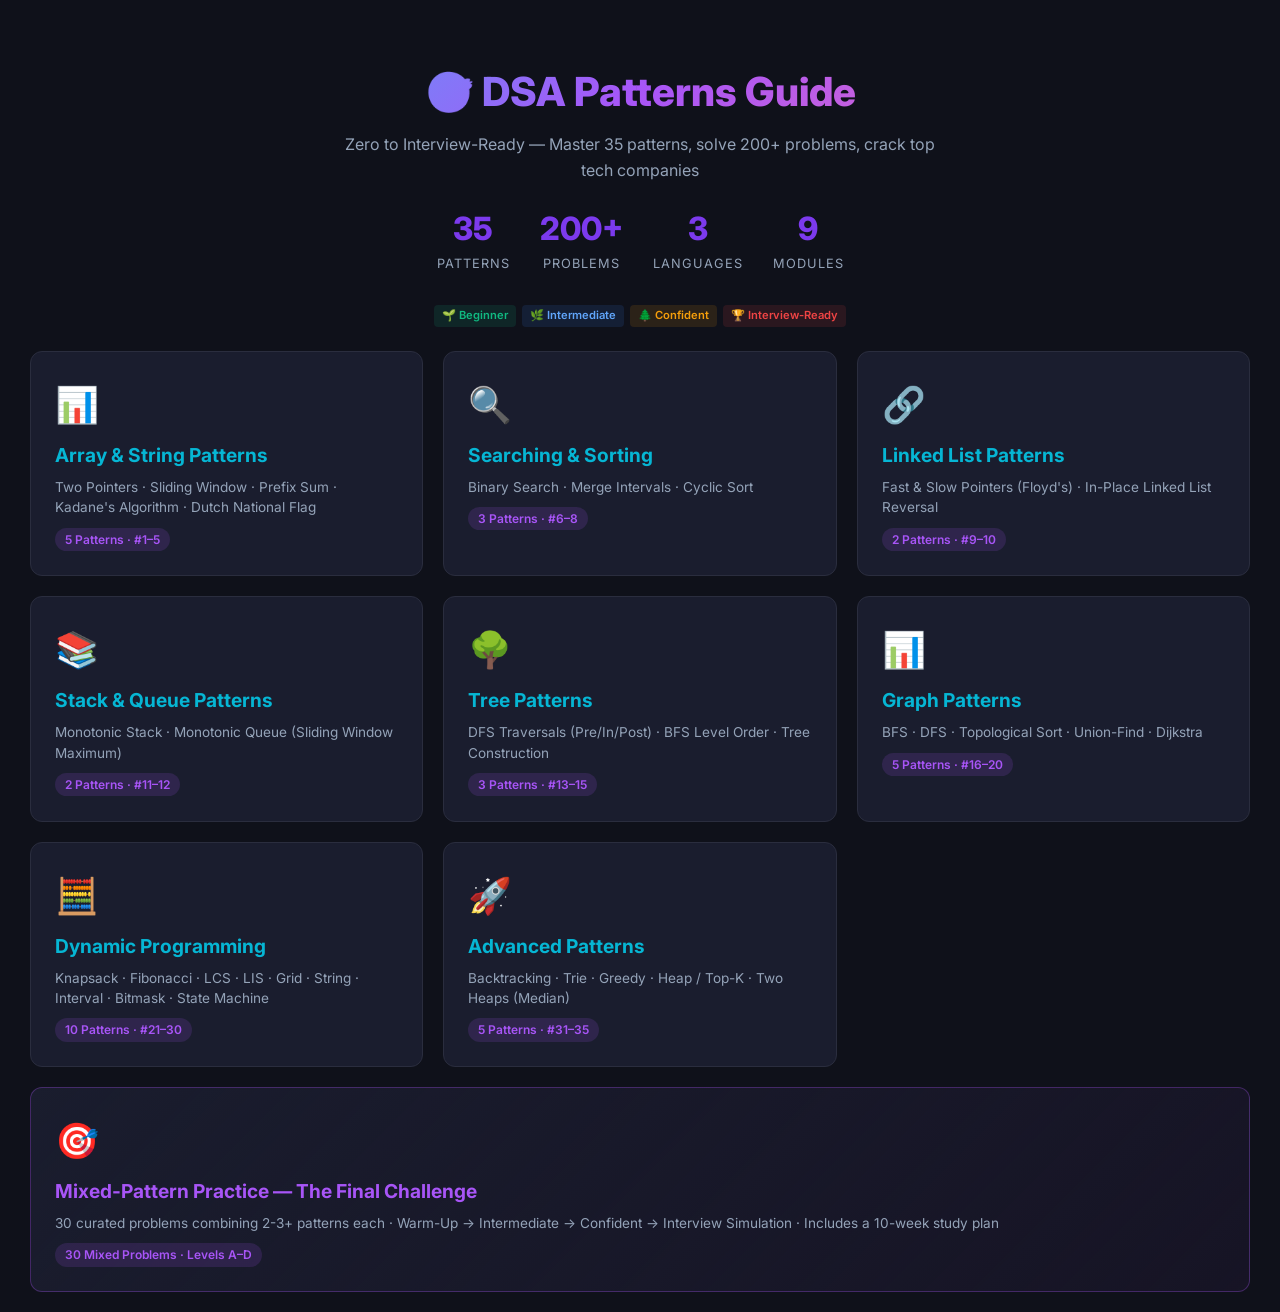
<file: topics/dsa_patterns/index.html>
<!DOCTYPE html>
<html lang="en">

<head>
    <meta charset="UTF-8">
    <meta name="viewport" content="width=device-width, initial-scale=1.0">
    <title>DSA Patterns — Zero to Interview-Ready</title>
    <link
        href="https://fonts.googleapis.com/css2?family=Inter:wght@400;600;700;800&family=JetBrains+Mono:wght@400;600&display=swap"
        rel="stylesheet">
    <link rel="stylesheet" href="styles.css">
    <style>
        .index-grid {
            display: grid;
            grid-template-columns: repeat(auto-fit, minmax(340px, 1fr));
            gap: 20px;
            margin-top: 24px;
        }

        .index-card {
            background: var(--card);
            border: 1px solid var(--border);
            border-radius: 12px;
            padding: 24px;
            transition: transform 0.2s, box-shadow 0.2s;
            text-decoration: none;
        }

        .index-card:hover {
            transform: translateY(-4px);
            box-shadow: 0 8px 30px rgba(0, 0, 0, 0.4);
            border-color: var(--accent);
        }

        .index-card .card-emoji {
            font-size: 2.2rem;
            margin-bottom: 8px;
        }

        .index-card .card-title {
            font-size: 1.2rem;
            font-weight: 700;
            color: var(--accent2);
            margin-bottom: 6px;
        }

        .index-card .card-patterns {
            font-size: 0.85rem;
            color: var(--dim);
            line-height: 1.5;
        }

        .index-card .card-count {
            display: inline-block;
            background: rgba(168, 85, 247, 0.15);
            color: #a855f7;
            padding: 2px 10px;
            border-radius: 20px;
            font-size: 0.75rem;
            font-weight: 600;
            margin-top: 10px;
        }

        .hero {
            text-align: center;
            margin: 40px 0 20px;
        }

        .hero h1 {
            font-size: 2.5rem;
            background: linear-gradient(135deg, #38bdf8, #a855f7, #f472b6);
            -webkit-background-clip: text;
            -webkit-text-fill-color: transparent;
            margin-bottom: 8px;
        }

        .hero p {
            color: var(--dim);
            font-size: 1rem;
            max-width: 600px;
            margin: 0 auto;
        }

        .stats {
            display: flex;
            justify-content: center;
            gap: 30px;
            margin: 20px 0 30px;
            flex-wrap: wrap;
        }

        .stat {
            text-align: center;
        }

        .stat .num {
            font-size: 2rem;
            font-weight: 800;
            color: var(--accent);
        }

        .stat .label {
            font-size: 0.8rem;
            color: var(--dim);
            text-transform: uppercase;
            letter-spacing: 1px;
        }

        .mixed-card {
            border-color: rgba(168, 85, 247, .3);
            background: linear-gradient(135deg, var(--card), rgba(168, 85, 247, .05));
        }

        .mixed-card .card-title {
            color: #a855f7;
        }

        .levels-bar {
            display: flex;
            gap: 6px;
            margin-top: 8px;
            font-size: .7rem;
            font-weight: 600;
        }

        .levels-bar span {
            padding: 2px 8px;
            border-radius: 4px;
        }

        .lvl-b {
            background: rgba(16, 185, 129, .12);
            color: var(--green);
        }

        .lvl-i {
            background: rgba(59, 130, 246, .12);
            color: #60a5fa;
        }

        .lvl-c {
            background: rgba(245, 158, 11, .12);
            color: var(--accent3);
        }

        .lvl-r {
            background: rgba(239, 68, 68, .12);
            color: var(--red);
        }
    </style>
</head>

<body>

    <div class="hero">
        <h1>🎯 DSA Patterns Guide</h1>
        <p>Zero to Interview-Ready — Master 35 patterns, solve 200+ problems, crack top tech companies</p>
    </div>

    <div class="stats">
        <div class="stat">
            <div class="num">35</div>
            <div class="label">Patterns</div>
        </div>
        <div class="stat">
            <div class="num">200+</div>
            <div class="label">Problems</div>
        </div>
        <div class="stat">
            <div class="num">3</div>
            <div class="label">Languages</div>
        </div>
        <div class="stat">
            <div class="num">9</div>
            <div class="label">Modules</div>
        </div>
    </div>

    <div style="text-align:center;margin-bottom:6px">
        <div class="levels-bar" style="justify-content:center"><span class="lvl-b">🌱 Beginner</span><span
                class="lvl-i">🌿 Intermediate</span><span class="lvl-c">🌲 Confident</span><span class="lvl-r">🏆
                Interview-Ready</span></div>
    </div>

    <div class="index-grid">

        <a href="01_array_string.html" class="index-card">
            <div class="card-emoji">📊</div>
            <div class="card-title">Array & String Patterns</div>
            <div class="card-patterns">Two Pointers · Sliding Window · Prefix Sum · Kadane's Algorithm · Dutch National
                Flag</div>
            <div class="card-count">5 Patterns · #1–5</div>
        </a>

        <a href="02_search_sort.html" class="index-card">
            <div class="card-emoji">🔍</div>
            <div class="card-title">Searching & Sorting</div>
            <div class="card-patterns">Binary Search · Merge Intervals · Cyclic Sort</div>
            <div class="card-count">3 Patterns · #6–8</div>
        </a>

        <a href="03_linked_list.html" class="index-card">
            <div class="card-emoji">🔗</div>
            <div class="card-title">Linked List Patterns</div>
            <div class="card-patterns">Fast & Slow Pointers (Floyd's) · In-Place Linked List Reversal</div>
            <div class="card-count">2 Patterns · #9–10</div>
        </a>

        <a href="04_stack_queue.html" class="index-card">
            <div class="card-emoji">📚</div>
            <div class="card-title">Stack & Queue Patterns</div>
            <div class="card-patterns">Monotonic Stack · Monotonic Queue (Sliding Window Maximum)</div>
            <div class="card-count">2 Patterns · #11–12</div>
        </a>

        <a href="05_trees.html" class="index-card">
            <div class="card-emoji">🌳</div>
            <div class="card-title">Tree Patterns</div>
            <div class="card-patterns">DFS Traversals (Pre/In/Post) · BFS Level Order · Tree Construction</div>
            <div class="card-count">3 Patterns · #13–15</div>
        </a>

        <a href="06_graphs.html" class="index-card">
            <div class="card-emoji">📊</div>
            <div class="card-title">Graph Patterns</div>
            <div class="card-patterns">BFS · DFS · Topological Sort · Union-Find · Dijkstra</div>
            <div class="card-count">5 Patterns · #16–20</div>
        </a>

        <a href="07_dp.html" class="index-card">
            <div class="card-emoji">🧮</div>
            <div class="card-title">Dynamic Programming</div>
            <div class="card-patterns">Knapsack · Fibonacci · LCS · LIS · Grid · String · Interval · Bitmask · State
                Machine</div>
            <div class="card-count">10 Patterns · #21–30</div>
        </a>

        <a href="08_advanced.html" class="index-card">
            <div class="card-emoji">🚀</div>
            <div class="card-title">Advanced Patterns</div>
            <div class="card-patterns">Backtracking · Trie · Greedy · Heap / Top-K · Two Heaps (Median)</div>
            <div class="card-count">5 Patterns · #31–35</div>
        </a>

        <a href="09_mixed_practice.html" class="index-card mixed-card" style="grid-column: 1 / -1;">
            <div class="card-emoji">🎯</div>
            <div class="card-title">Mixed-Pattern Practice — The Final Challenge</div>
            <div class="card-patterns">30 curated problems combining 2-3+ patterns each · Warm-Up → Intermediate →
                Confident → Interview Simulation · Includes a 10-week study plan</div>
            <div class="card-count">30 Mixed Problems · Levels A–D</div>
        </a>

    </div>

    <script src="tabs.js"></script>
</body>

</html>
</file>
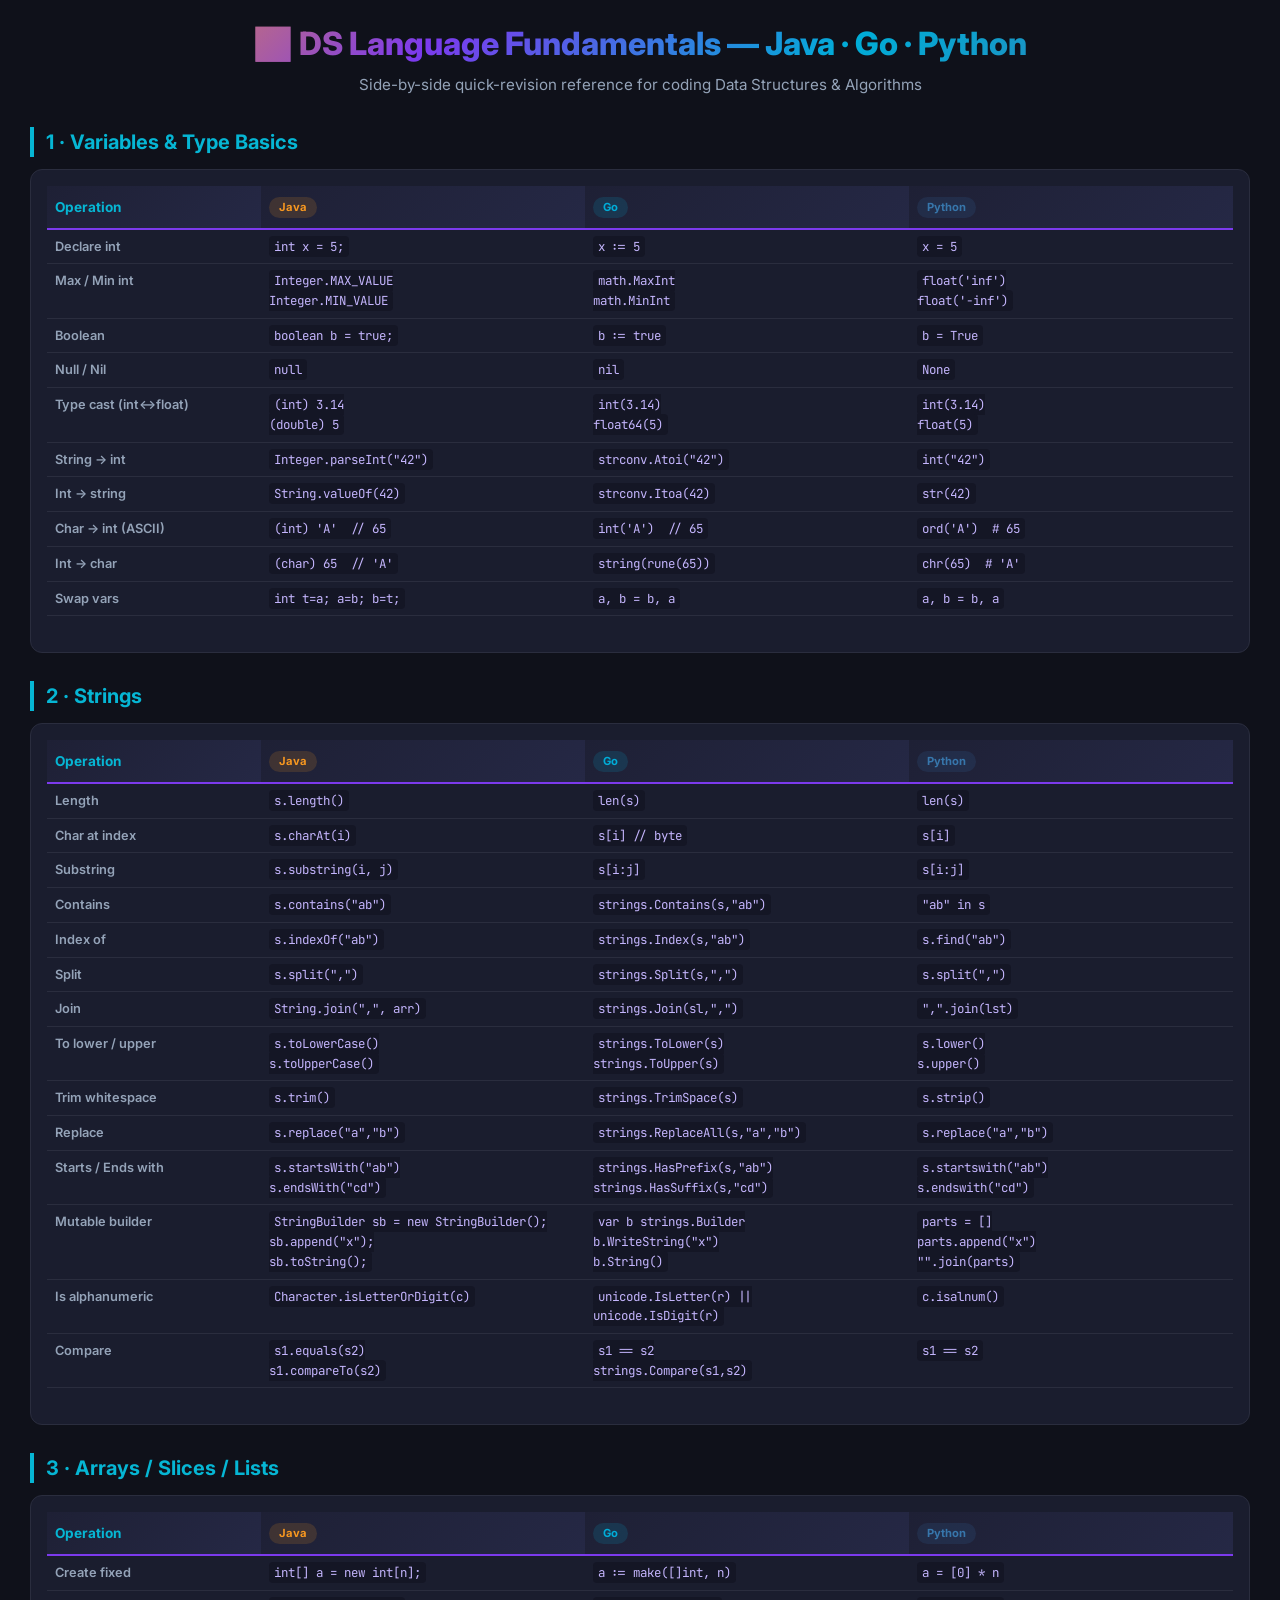
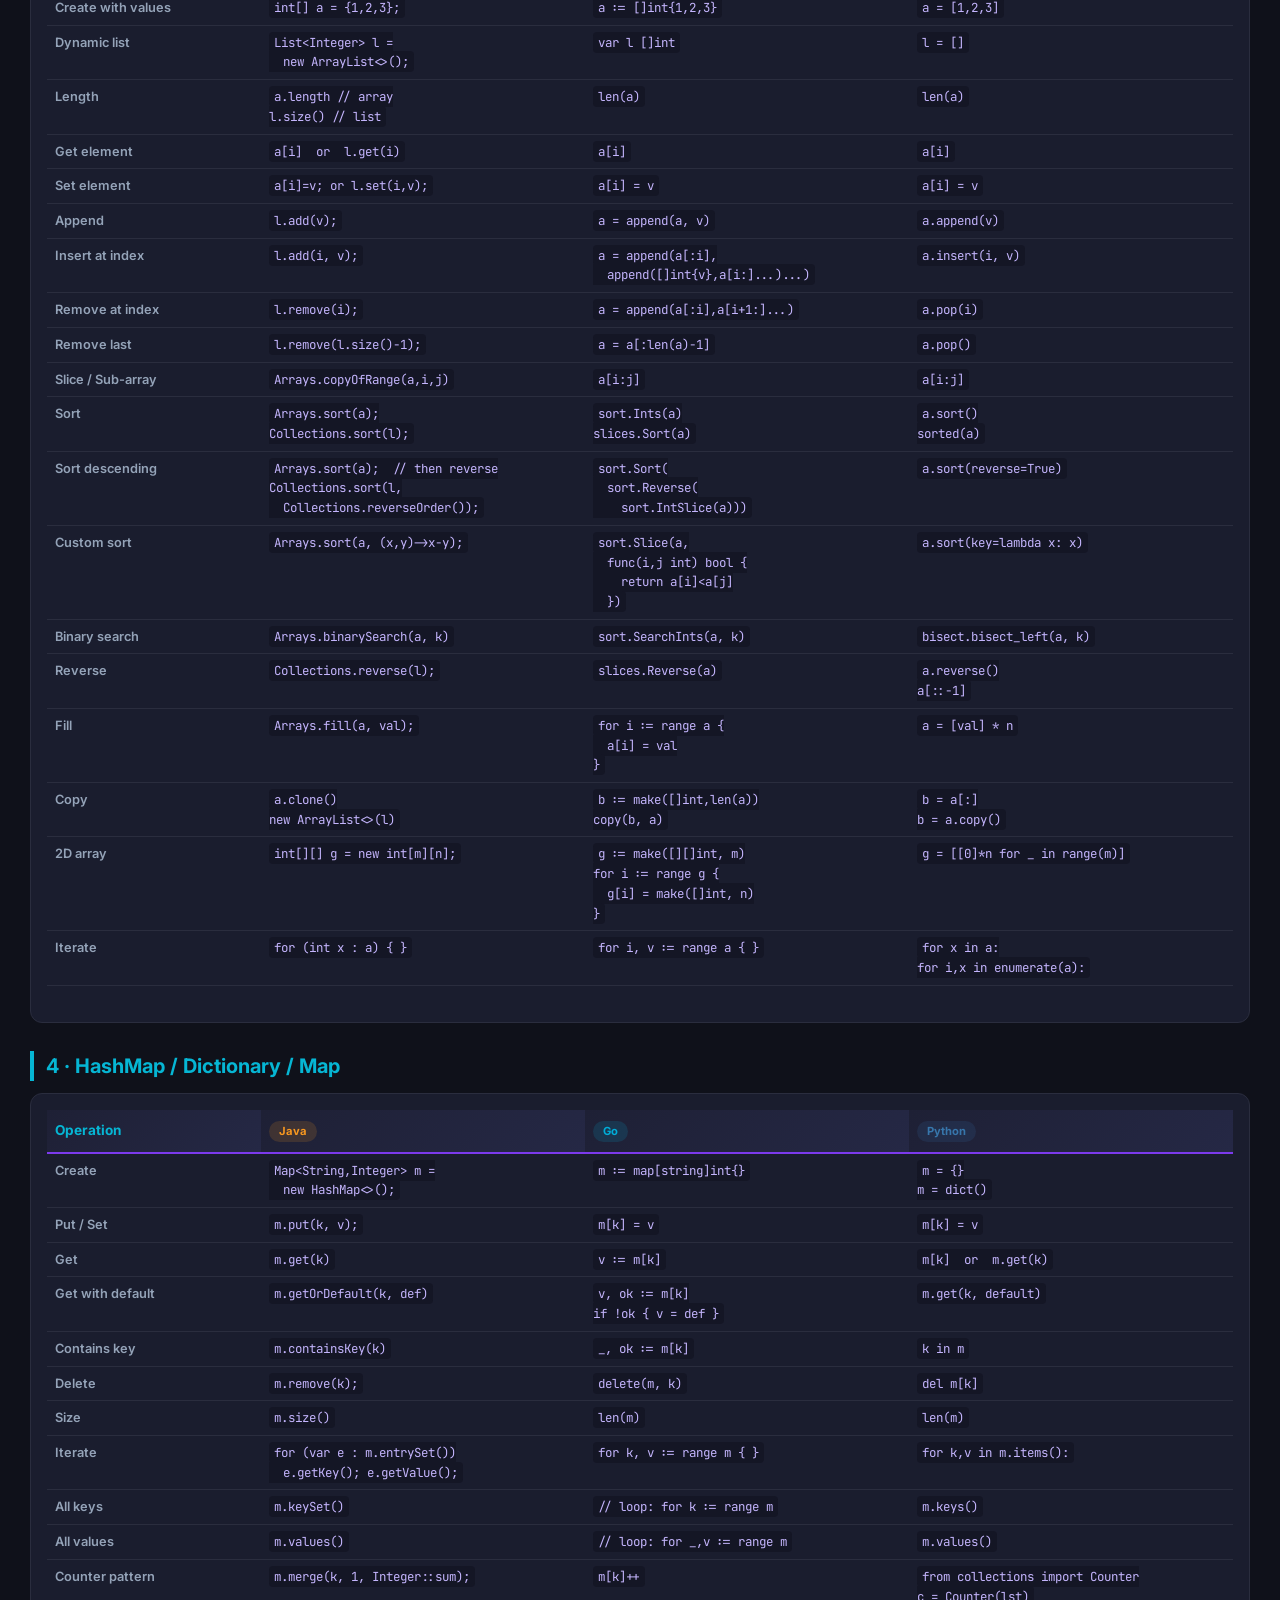
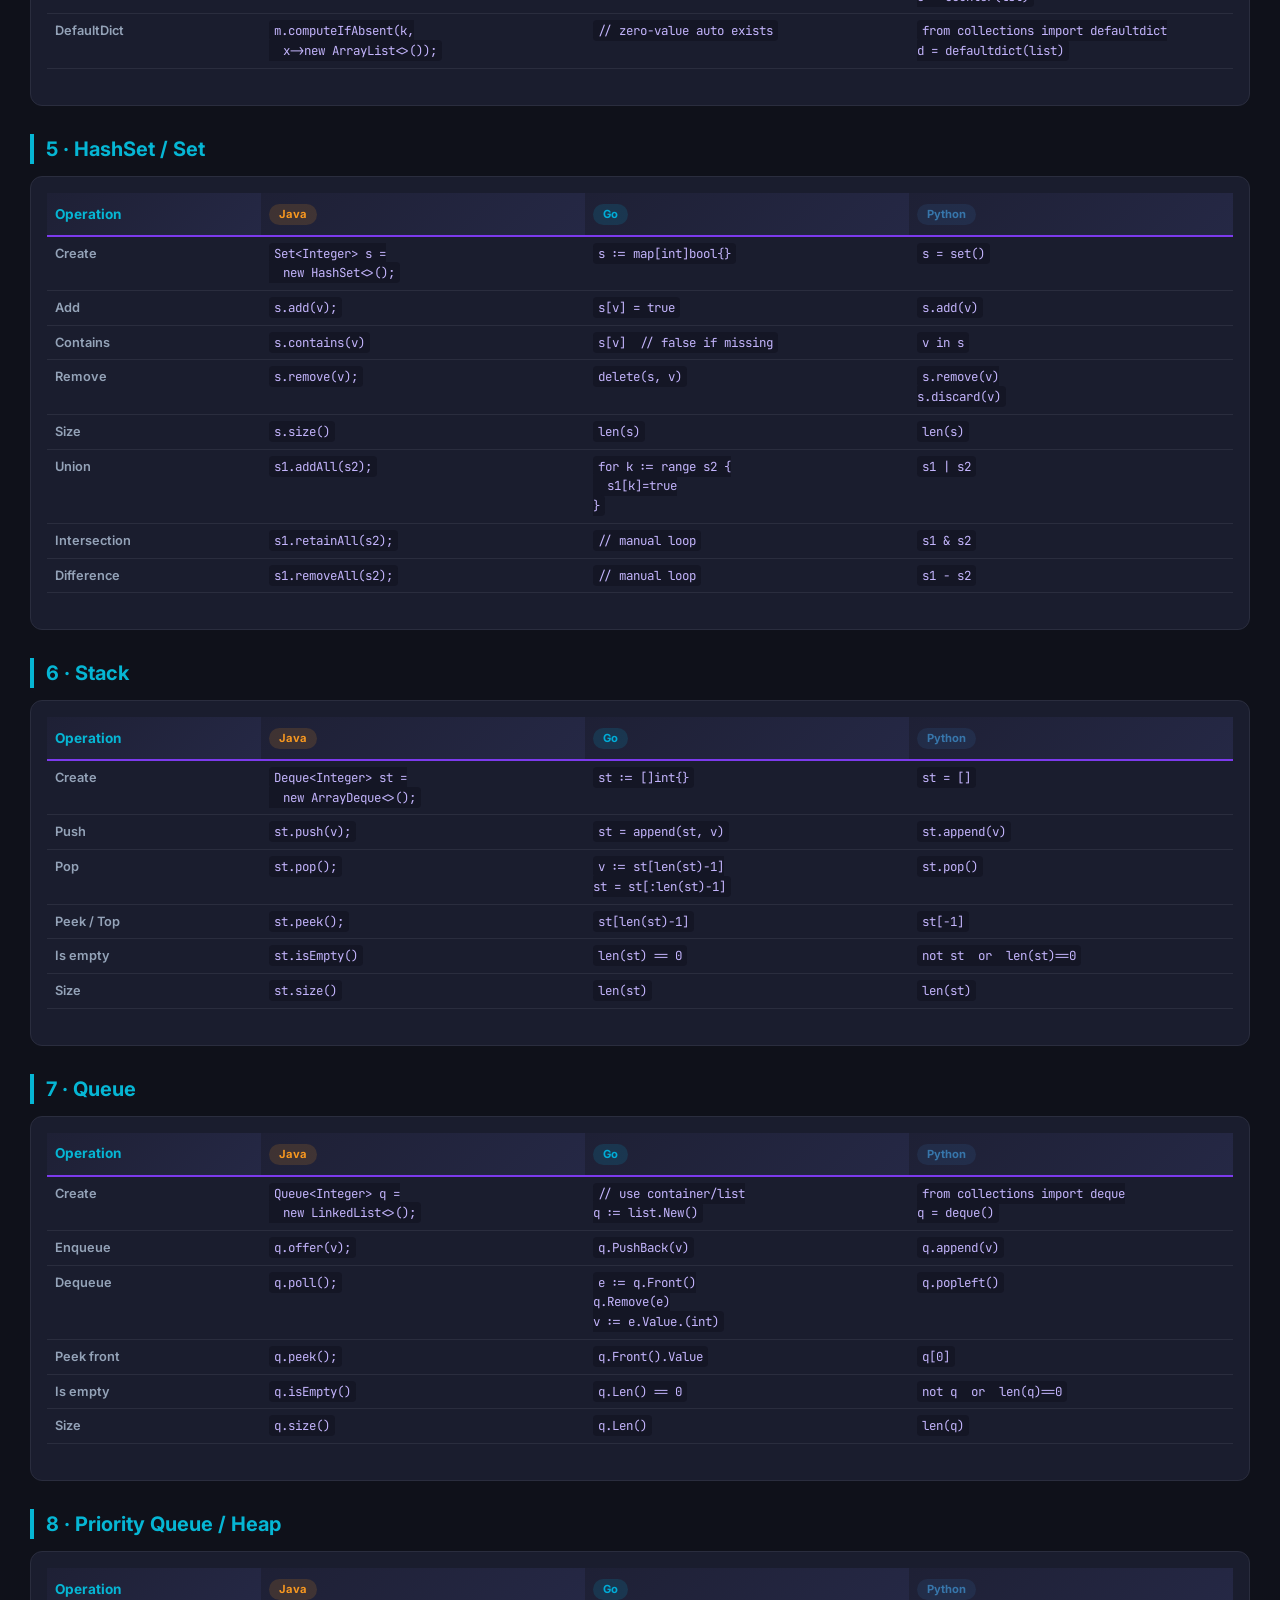
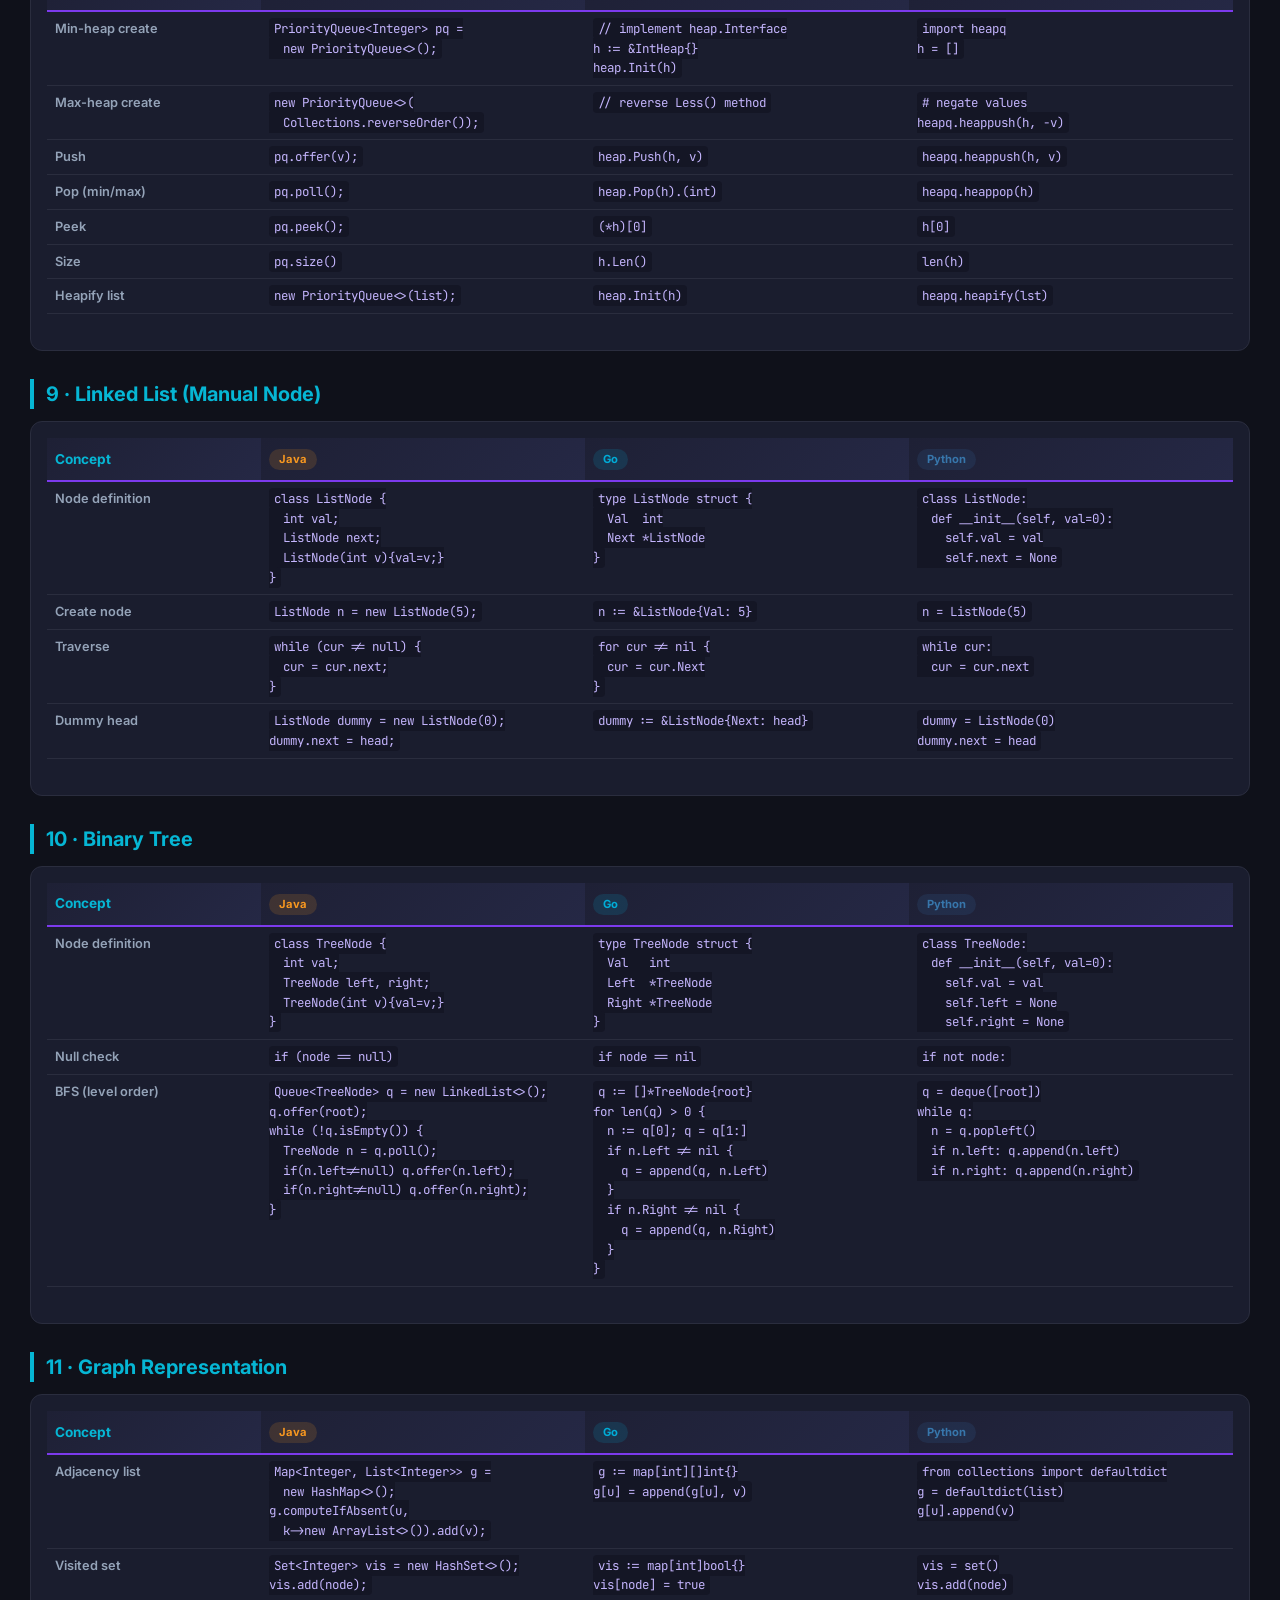
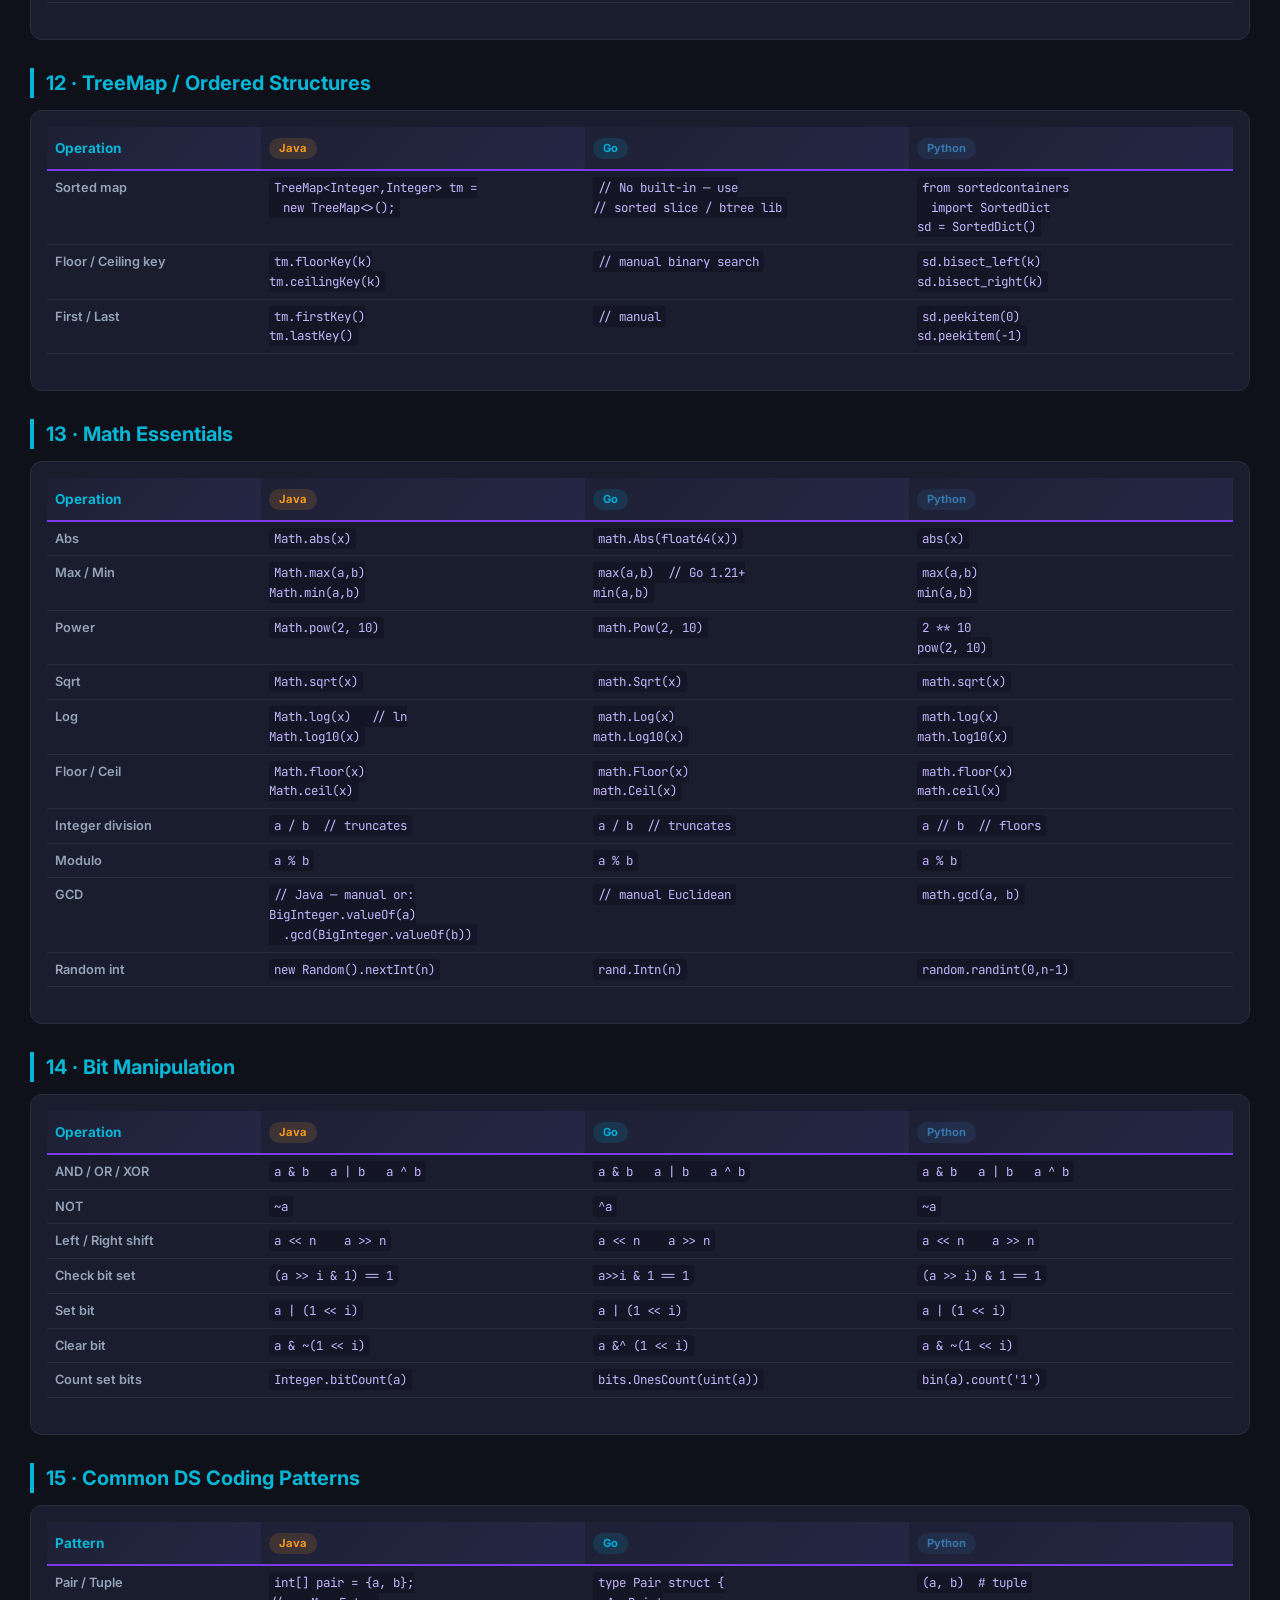
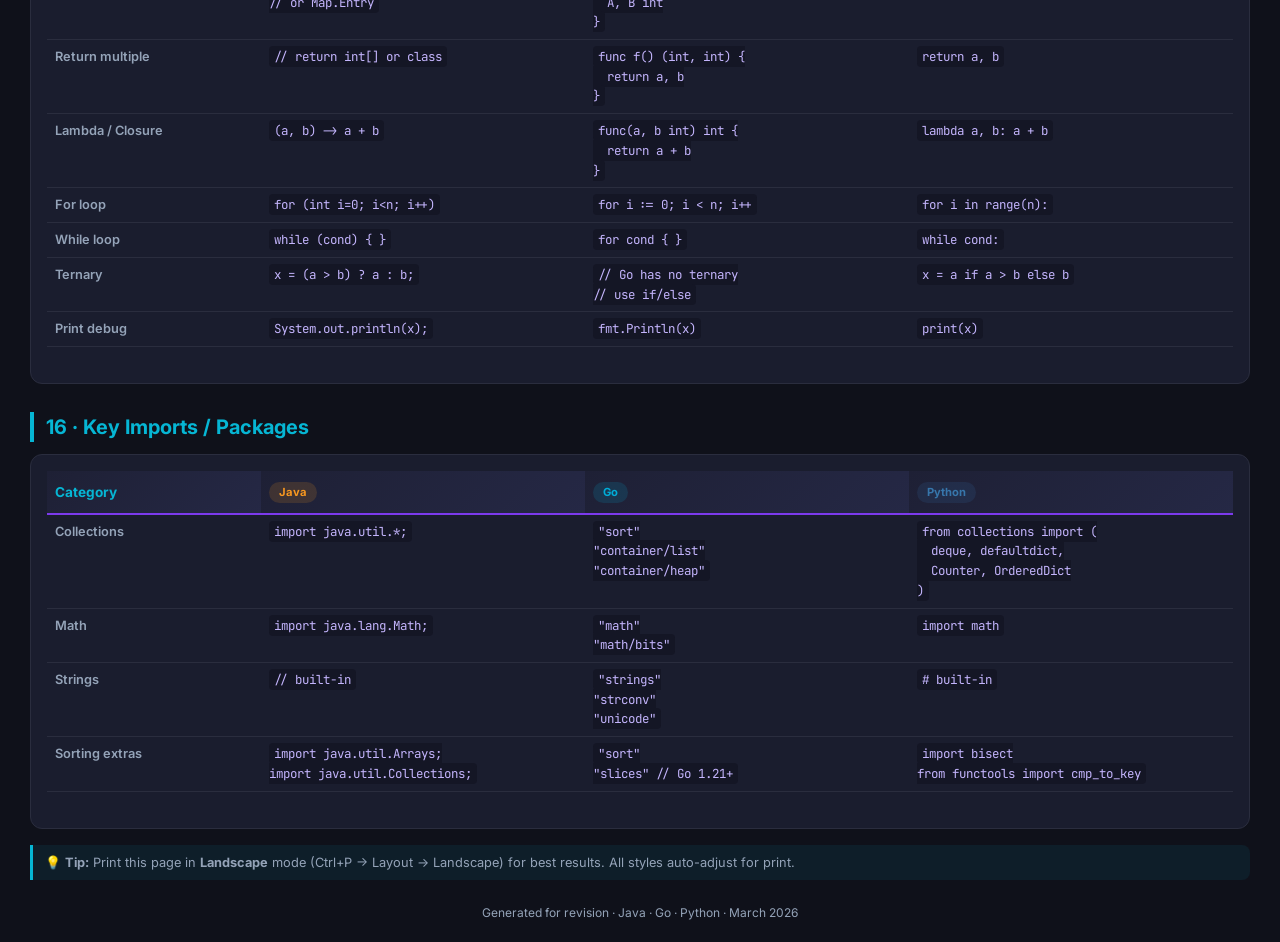
<file: topics/ds_language_fundamentals.html>
<!DOCTYPE html>
<html lang="en">
<head>
<meta charset="UTF-8">
<meta name="viewport" content="width=device-width, initial-scale=1.0">
<title>Data Structures — Language Fundamentals Cheat Sheet</title>
<link href="https://fonts.googleapis.com/css2?family=Inter:wght@400;600;700;800&family=JetBrains+Mono:wght@400;600&display=swap" rel="stylesheet">
<style>
:root{--bg:#0f111a;--card:#1a1d2e;--border:#2a2d3e;--accent:#7c3aed;--accent2:#06b6d4;--accent3:#f59e0b;--java:#f89820;--go:#00add8;--python:#3776ab;--text:#e2e8f0;--dim:#94a3b8;--code-bg:#141625}
*{margin:0;padding:0;box-sizing:border-box}
body{font-family:'Inter',sans-serif;background:var(--bg);color:var(--text);padding:20px 30px;line-height:1.5}
h1{text-align:center;font-size:2rem;font-weight:800;background:linear-gradient(135deg,var(--java),var(--accent),var(--go),var(--python));-webkit-background-clip:text;-webkit-text-fill-color:transparent;margin-bottom:6px}
.subtitle{text-align:center;color:var(--dim);font-size:.95rem;margin-bottom:30px}
h2{font-size:1.25rem;font-weight:700;color:var(--accent2);margin:28px 0 12px;padding-left:12px;border-left:4px solid var(--accent2)}
table{width:100%;border-collapse:collapse;margin-bottom:20px;font-size:.82rem;table-layout:fixed}
th{background:linear-gradient(135deg,#1e2035,#252845);padding:10px 8px;text-align:left;font-weight:700;border-bottom:2px solid var(--accent);font-size:.85rem}
th:first-child{width:18%;color:var(--accent2)}
th:nth-child(2){width:27.3%;color:var(--java)}
th:nth-child(3){width:27.3%;color:var(--go)}
th:nth-child(4){width:27.3%;color:var(--python)}
td{padding:7px 8px;border-bottom:1px solid var(--border);vertical-align:top}
td:first-child{font-weight:600;color:var(--dim);font-size:.8rem}
tr:hover{background:rgba(124,58,237,.06)}
code{font-family:'JetBrains Mono',monospace;background:var(--code-bg);padding:2px 5px;border-radius:4px;font-size:.78rem;color:#c4b5fd;white-space:pre-wrap;word-break:break-all}
.lang-badge{display:inline-block;padding:2px 10px;border-radius:12px;font-size:.7rem;font-weight:700;margin-right:4px}
.java-b{background:rgba(248,152,32,.15);color:var(--java)}
.go-b{background:rgba(0,173,216,.15);color:var(--go)}
.py-b{background:rgba(55,118,171,.15);color:var(--python)}
.section-card{background:var(--card);border:1px solid var(--border);border-radius:12px;padding:16px;margin-bottom:16px}
.note{background:rgba(6,182,212,.08);border-left:3px solid var(--accent2);padding:8px 12px;border-radius:0 8px 8px 0;margin:8px 0;font-size:.8rem;color:var(--dim)}
@media print{body{background:#fff;color:#111;padding:10px}h1{-webkit-text-fill-color:#111;font-size:1.6rem}h2{color:#0e7490}th{background:#f1f5f9}td,th{border:1px solid #ccc;font-size:.72rem}code{background:#f1f5f9;color:#6d28d9}tr:hover{background:transparent}.section-card{border-color:#ddd}.note{background:#f0f9ff}}
@page{size:A4 landscape;margin:10mm}
</style>
</head>
<body>
<h1>🧱 DS Language Fundamentals — Java · Go · Python</h1>
<p class="subtitle">Side-by-side quick-revision reference for coding Data Structures &amp; Algorithms</p>

<!-- ===================== 1. VARIABLES & TYPES ===================== -->
<h2>1 · Variables &amp; Type Basics</h2>
<div class="section-card">
<table><tr><th>Operation</th><th><span class="lang-badge java-b">Java</span></th><th><span class="lang-badge go-b">Go</span></th><th><span class="lang-badge py-b">Python</span></th></tr>
<tr><td>Declare int</td><td><code>int x = 5;</code></td><td><code>x := 5</code></td><td><code>x = 5</code></td></tr>
<tr><td>Max / Min int</td><td><code>Integer.MAX_VALUE
Integer.MIN_VALUE</code></td><td><code>math.MaxInt
math.MinInt</code></td><td><code>float('inf')
float('-inf')</code></td></tr>
<tr><td>Boolean</td><td><code>boolean b = true;</code></td><td><code>b := true</code></td><td><code>b = True</code></td></tr>
<tr><td>Null / Nil</td><td><code>null</code></td><td><code>nil</code></td><td><code>None</code></td></tr>
<tr><td>Type cast (int↔float)</td><td><code>(int) 3.14
(double) 5</code></td><td><code>int(3.14)
float64(5)</code></td><td><code>int(3.14)
float(5)</code></td></tr>
<tr><td>String → int</td><td><code>Integer.parseInt("42")</code></td><td><code>strconv.Atoi("42")</code></td><td><code>int("42")</code></td></tr>
<tr><td>Int → string</td><td><code>String.valueOf(42)</code></td><td><code>strconv.Itoa(42)</code></td><td><code>str(42)</code></td></tr>
<tr><td>Char → int (ASCII)</td><td><code>(int) 'A'  // 65</code></td><td><code>int('A')  // 65</code></td><td><code>ord('A')  # 65</code></td></tr>
<tr><td>Int → char</td><td><code>(char) 65  // 'A'</code></td><td><code>string(rune(65))</code></td><td><code>chr(65)  # 'A'</code></td></tr>
<tr><td>Swap vars</td><td><code>int t=a; a=b; b=t;</code></td><td><code>a, b = b, a</code></td><td><code>a, b = b, a</code></td></tr>
</table></div>

<!-- ===================== 2. STRINGS ===================== -->
<h2>2 · Strings</h2>
<div class="section-card">
<table><tr><th>Operation</th><th><span class="lang-badge java-b">Java</span></th><th><span class="lang-badge go-b">Go</span></th><th><span class="lang-badge py-b">Python</span></th></tr>
<tr><td>Length</td><td><code>s.length()</code></td><td><code>len(s)</code></td><td><code>len(s)</code></td></tr>
<tr><td>Char at index</td><td><code>s.charAt(i)</code></td><td><code>s[i] // byte</code></td><td><code>s[i]</code></td></tr>
<tr><td>Substring</td><td><code>s.substring(i, j)</code></td><td><code>s[i:j]</code></td><td><code>s[i:j]</code></td></tr>
<tr><td>Contains</td><td><code>s.contains("ab")</code></td><td><code>strings.Contains(s,"ab")</code></td><td><code>"ab" in s</code></td></tr>
<tr><td>Index of</td><td><code>s.indexOf("ab")</code></td><td><code>strings.Index(s,"ab")</code></td><td><code>s.find("ab")</code></td></tr>
<tr><td>Split</td><td><code>s.split(",")</code></td><td><code>strings.Split(s,",")</code></td><td><code>s.split(",")</code></td></tr>
<tr><td>Join</td><td><code>String.join(",", arr)</code></td><td><code>strings.Join(sl,",")</code></td><td><code>",".join(lst)</code></td></tr>
<tr><td>To lower / upper</td><td><code>s.toLowerCase()
s.toUpperCase()</code></td><td><code>strings.ToLower(s)
strings.ToUpper(s)</code></td><td><code>s.lower()
s.upper()</code></td></tr>
<tr><td>Trim whitespace</td><td><code>s.trim()</code></td><td><code>strings.TrimSpace(s)</code></td><td><code>s.strip()</code></td></tr>
<tr><td>Replace</td><td><code>s.replace("a","b")</code></td><td><code>strings.ReplaceAll(s,"a","b")</code></td><td><code>s.replace("a","b")</code></td></tr>
<tr><td>Starts / Ends with</td><td><code>s.startsWith("ab")
s.endsWith("cd")</code></td><td><code>strings.HasPrefix(s,"ab")
strings.HasSuffix(s,"cd")</code></td><td><code>s.startswith("ab")
s.endswith("cd")</code></td></tr>
<tr><td>Mutable builder</td><td><code>StringBuilder sb = new StringBuilder();
sb.append("x");
sb.toString();</code></td><td><code>var b strings.Builder
b.WriteString("x")
b.String()</code></td><td><code>parts = []
parts.append("x")
"".join(parts)</code></td></tr>
<tr><td>Is alphanumeric</td><td><code>Character.isLetterOrDigit(c)</code></td><td><code>unicode.IsLetter(r) ||
unicode.IsDigit(r)</code></td><td><code>c.isalnum()</code></td></tr>
<tr><td>Compare</td><td><code>s1.equals(s2)
s1.compareTo(s2)</code></td><td><code>s1 == s2
strings.Compare(s1,s2)</code></td><td><code>s1 == s2</code></td></tr>
</table></div>

<!-- ===================== 3. ARRAYS / SLICES / LISTS ===================== -->
<h2>3 · Arrays / Slices / Lists</h2>
<div class="section-card">
<table><tr><th>Operation</th><th><span class="lang-badge java-b">Java</span></th><th><span class="lang-badge go-b">Go</span></th><th><span class="lang-badge py-b">Python</span></th></tr>
<tr><td>Create fixed</td><td><code>int[] a = new int[n];</code></td><td><code>a := make([]int, n)</code></td><td><code>a = [0] * n</code></td></tr>
<tr><td>Create with values</td><td><code>int[] a = {1,2,3};</code></td><td><code>a := []int{1,2,3}</code></td><td><code>a = [1,2,3]</code></td></tr>
<tr><td>Dynamic list</td><td><code>List&lt;Integer&gt; l =
  new ArrayList&lt;&gt;();</code></td><td><code>var l []int</code></td><td><code>l = []</code></td></tr>
<tr><td>Length</td><td><code>a.length // array
l.size() // list</code></td><td><code>len(a)</code></td><td><code>len(a)</code></td></tr>
<tr><td>Get element</td><td><code>a[i]  or  l.get(i)</code></td><td><code>a[i]</code></td><td><code>a[i]</code></td></tr>
<tr><td>Set element</td><td><code>a[i]=v; or l.set(i,v);</code></td><td><code>a[i] = v</code></td><td><code>a[i] = v</code></td></tr>
<tr><td>Append</td><td><code>l.add(v);</code></td><td><code>a = append(a, v)</code></td><td><code>a.append(v)</code></td></tr>
<tr><td>Insert at index</td><td><code>l.add(i, v);</code></td><td><code>a = append(a[:i],
  append([]int{v},a[i:]...)...)</code></td><td><code>a.insert(i, v)</code></td></tr>
<tr><td>Remove at index</td><td><code>l.remove(i);</code></td><td><code>a = append(a[:i],a[i+1:]...)</code></td><td><code>a.pop(i)</code></td></tr>
<tr><td>Remove last</td><td><code>l.remove(l.size()-1);</code></td><td><code>a = a[:len(a)-1]</code></td><td><code>a.pop()</code></td></tr>
<tr><td>Slice / Sub-array</td><td><code>Arrays.copyOfRange(a,i,j)</code></td><td><code>a[i:j]</code></td><td><code>a[i:j]</code></td></tr>
<tr><td>Sort</td><td><code>Arrays.sort(a);
Collections.sort(l);</code></td><td><code>sort.Ints(a)
slices.Sort(a)</code></td><td><code>a.sort()
sorted(a)</code></td></tr>
<tr><td>Sort descending</td><td><code>Arrays.sort(a);  // then reverse
Collections.sort(l,
  Collections.reverseOrder());</code></td><td><code>sort.Sort(
  sort.Reverse(
    sort.IntSlice(a)))</code></td><td><code>a.sort(reverse=True)</code></td></tr>
<tr><td>Custom sort</td><td><code>Arrays.sort(a, (x,y)-&gt;x-y);</code></td><td><code>sort.Slice(a,
  func(i,j int) bool {
    return a[i]&lt;a[j]
  })</code></td><td><code>a.sort(key=lambda x: x)</code></td></tr>
<tr><td>Binary search</td><td><code>Arrays.binarySearch(a, k)</code></td><td><code>sort.SearchInts(a, k)</code></td><td><code>bisect.bisect_left(a, k)</code></td></tr>
<tr><td>Reverse</td><td><code>Collections.reverse(l);</code></td><td><code>slices.Reverse(a)</code></td><td><code>a.reverse()
a[::-1]</code></td></tr>
<tr><td>Fill</td><td><code>Arrays.fill(a, val);</code></td><td><code>for i := range a {
  a[i] = val
}</code></td><td><code>a = [val] * n</code></td></tr>
<tr><td>Copy</td><td><code>a.clone()
new ArrayList&lt;&gt;(l)</code></td><td><code>b := make([]int,len(a))
copy(b, a)</code></td><td><code>b = a[:]
b = a.copy()</code></td></tr>
<tr><td>2D array</td><td><code>int[][] g = new int[m][n];</code></td><td><code>g := make([][]int, m)
for i := range g {
  g[i] = make([]int, n)
}</code></td><td><code>g = [[0]*n for _ in range(m)]</code></td></tr>
<tr><td>Iterate</td><td><code>for (int x : a) { }</code></td><td><code>for i, v := range a { }</code></td><td><code>for x in a:
for i,x in enumerate(a):</code></td></tr>
</table></div>

<!-- ===================== 4. HASHMAP / DICT ===================== -->
<h2>4 · HashMap / Dictionary / Map</h2>
<div class="section-card">
<table><tr><th>Operation</th><th><span class="lang-badge java-b">Java</span></th><th><span class="lang-badge go-b">Go</span></th><th><span class="lang-badge py-b">Python</span></th></tr>
<tr><td>Create</td><td><code>Map&lt;String,Integer&gt; m =
  new HashMap&lt;&gt;();</code></td><td><code>m := map[string]int{}</code></td><td><code>m = {}
m = dict()</code></td></tr>
<tr><td>Put / Set</td><td><code>m.put(k, v);</code></td><td><code>m[k] = v</code></td><td><code>m[k] = v</code></td></tr>
<tr><td>Get</td><td><code>m.get(k)</code></td><td><code>v := m[k]</code></td><td><code>m[k]  or  m.get(k)</code></td></tr>
<tr><td>Get with default</td><td><code>m.getOrDefault(k, def)</code></td><td><code>v, ok := m[k]
if !ok { v = def }</code></td><td><code>m.get(k, default)</code></td></tr>
<tr><td>Contains key</td><td><code>m.containsKey(k)</code></td><td><code>_, ok := m[k]</code></td><td><code>k in m</code></td></tr>
<tr><td>Delete</td><td><code>m.remove(k);</code></td><td><code>delete(m, k)</code></td><td><code>del m[k]</code></td></tr>
<tr><td>Size</td><td><code>m.size()</code></td><td><code>len(m)</code></td><td><code>len(m)</code></td></tr>
<tr><td>Iterate</td><td><code>for (var e : m.entrySet())
  e.getKey(); e.getValue();</code></td><td><code>for k, v := range m { }</code></td><td><code>for k,v in m.items():</code></td></tr>
<tr><td>All keys</td><td><code>m.keySet()</code></td><td><code>// loop: for k := range m</code></td><td><code>m.keys()</code></td></tr>
<tr><td>All values</td><td><code>m.values()</code></td><td><code>// loop: for _,v := range m</code></td><td><code>m.values()</code></td></tr>
<tr><td>Counter pattern</td><td><code>m.merge(k, 1, Integer::sum);</code></td><td><code>m[k]++</code></td><td><code>from collections import Counter
c = Counter(lst)</code></td></tr>
<tr><td>DefaultDict</td><td><code>m.computeIfAbsent(k,
  x-&gt;new ArrayList&lt;&gt;());</code></td><td><code>// zero-value auto exists</code></td><td><code>from collections import defaultdict
d = defaultdict(list)</code></td></tr>
</table></div>

<!-- ===================== 5. HASHSET / SET ===================== -->
<h2>5 · HashSet / Set</h2>
<div class="section-card">
<table><tr><th>Operation</th><th><span class="lang-badge java-b">Java</span></th><th><span class="lang-badge go-b">Go</span></th><th><span class="lang-badge py-b">Python</span></th></tr>
<tr><td>Create</td><td><code>Set&lt;Integer&gt; s =
  new HashSet&lt;&gt;();</code></td><td><code>s := map[int]bool{}</code></td><td><code>s = set()</code></td></tr>
<tr><td>Add</td><td><code>s.add(v);</code></td><td><code>s[v] = true</code></td><td><code>s.add(v)</code></td></tr>
<tr><td>Contains</td><td><code>s.contains(v)</code></td><td><code>s[v]  // false if missing</code></td><td><code>v in s</code></td></tr>
<tr><td>Remove</td><td><code>s.remove(v);</code></td><td><code>delete(s, v)</code></td><td><code>s.remove(v)
s.discard(v)</code></td></tr>
<tr><td>Size</td><td><code>s.size()</code></td><td><code>len(s)</code></td><td><code>len(s)</code></td></tr>
<tr><td>Union</td><td><code>s1.addAll(s2);</code></td><td><code>for k := range s2 {
  s1[k]=true
}</code></td><td><code>s1 | s2</code></td></tr>
<tr><td>Intersection</td><td><code>s1.retainAll(s2);</code></td><td><code>// manual loop</code></td><td><code>s1 & s2</code></td></tr>
<tr><td>Difference</td><td><code>s1.removeAll(s2);</code></td><td><code>// manual loop</code></td><td><code>s1 - s2</code></td></tr>
</table></div>

<!-- ===================== 6. STACK ===================== -->
<h2>6 · Stack</h2>
<div class="section-card">
<table><tr><th>Operation</th><th><span class="lang-badge java-b">Java</span></th><th><span class="lang-badge go-b">Go</span></th><th><span class="lang-badge py-b">Python</span></th></tr>
<tr><td>Create</td><td><code>Deque&lt;Integer&gt; st =
  new ArrayDeque&lt;&gt;();</code></td><td><code>st := []int{}</code></td><td><code>st = []</code></td></tr>
<tr><td>Push</td><td><code>st.push(v);</code></td><td><code>st = append(st, v)</code></td><td><code>st.append(v)</code></td></tr>
<tr><td>Pop</td><td><code>st.pop();</code></td><td><code>v := st[len(st)-1]
st = st[:len(st)-1]</code></td><td><code>st.pop()</code></td></tr>
<tr><td>Peek / Top</td><td><code>st.peek();</code></td><td><code>st[len(st)-1]</code></td><td><code>st[-1]</code></td></tr>
<tr><td>Is empty</td><td><code>st.isEmpty()</code></td><td><code>len(st) == 0</code></td><td><code>not st  or  len(st)==0</code></td></tr>
<tr><td>Size</td><td><code>st.size()</code></td><td><code>len(st)</code></td><td><code>len(st)</code></td></tr>
</table></div>

<!-- ===================== 7. QUEUE ===================== -->
<h2>7 · Queue</h2>
<div class="section-card">
<table><tr><th>Operation</th><th><span class="lang-badge java-b">Java</span></th><th><span class="lang-badge go-b">Go</span></th><th><span class="lang-badge py-b">Python</span></th></tr>
<tr><td>Create</td><td><code>Queue&lt;Integer&gt; q =
  new LinkedList&lt;&gt;();</code></td><td><code>// use container/list
q := list.New()</code></td><td><code>from collections import deque
q = deque()</code></td></tr>
<tr><td>Enqueue</td><td><code>q.offer(v);</code></td><td><code>q.PushBack(v)</code></td><td><code>q.append(v)</code></td></tr>
<tr><td>Dequeue</td><td><code>q.poll();</code></td><td><code>e := q.Front()
q.Remove(e)
v := e.Value.(int)</code></td><td><code>q.popleft()</code></td></tr>
<tr><td>Peek front</td><td><code>q.peek();</code></td><td><code>q.Front().Value</code></td><td><code>q[0]</code></td></tr>
<tr><td>Is empty</td><td><code>q.isEmpty()</code></td><td><code>q.Len() == 0</code></td><td><code>not q  or  len(q)==0</code></td></tr>
<tr><td>Size</td><td><code>q.size()</code></td><td><code>q.Len()</code></td><td><code>len(q)</code></td></tr>
</table></div>

<!-- ===================== 8. PRIORITY QUEUE / HEAP ===================== -->
<h2>8 · Priority Queue / Heap</h2>
<div class="section-card">
<table><tr><th>Operation</th><th><span class="lang-badge java-b">Java</span></th><th><span class="lang-badge go-b">Go</span></th><th><span class="lang-badge py-b">Python</span></th></tr>
<tr><td>Min-heap create</td><td><code>PriorityQueue&lt;Integer&gt; pq =
  new PriorityQueue&lt;&gt;();</code></td><td><code>// implement heap.Interface
h := &IntHeap{}
heap.Init(h)</code></td><td><code>import heapq
h = []</code></td></tr>
<tr><td>Max-heap create</td><td><code>new PriorityQueue&lt;&gt;(
  Collections.reverseOrder());</code></td><td><code>// reverse Less() method</code></td><td><code># negate values
heapq.heappush(h, -v)</code></td></tr>
<tr><td>Push</td><td><code>pq.offer(v);</code></td><td><code>heap.Push(h, v)</code></td><td><code>heapq.heappush(h, v)</code></td></tr>
<tr><td>Pop (min/max)</td><td><code>pq.poll();</code></td><td><code>heap.Pop(h).(int)</code></td><td><code>heapq.heappop(h)</code></td></tr>
<tr><td>Peek</td><td><code>pq.peek();</code></td><td><code>(*h)[0]</code></td><td><code>h[0]</code></td></tr>
<tr><td>Size</td><td><code>pq.size()</code></td><td><code>h.Len()</code></td><td><code>len(h)</code></td></tr>
<tr><td>Heapify list</td><td><code>new PriorityQueue&lt;&gt;(list);</code></td><td><code>heap.Init(h)</code></td><td><code>heapq.heapify(lst)</code></td></tr>
</table></div>

<!-- ===================== 9. LINKED LIST ===================== -->
<h2>9 · Linked List (Manual Node)</h2>
<div class="section-card">
<table><tr><th>Concept</th><th><span class="lang-badge java-b">Java</span></th><th><span class="lang-badge go-b">Go</span></th><th><span class="lang-badge py-b">Python</span></th></tr>
<tr><td>Node definition</td><td><code>class ListNode {
  int val;
  ListNode next;
  ListNode(int v){val=v;}
}</code></td><td><code>type ListNode struct {
  Val  int
  Next *ListNode
}</code></td><td><code>class ListNode:
  def __init__(self, val=0):
    self.val = val
    self.next = None</code></td></tr>
<tr><td>Create node</td><td><code>ListNode n = new ListNode(5);</code></td><td><code>n := &ListNode{Val: 5}</code></td><td><code>n = ListNode(5)</code></td></tr>
<tr><td>Traverse</td><td><code>while (cur != null) {
  cur = cur.next;
}</code></td><td><code>for cur != nil {
  cur = cur.Next
}</code></td><td><code>while cur:
  cur = cur.next</code></td></tr>
<tr><td>Dummy head</td><td><code>ListNode dummy = new ListNode(0);
dummy.next = head;</code></td><td><code>dummy := &ListNode{Next: head}</code></td><td><code>dummy = ListNode(0)
dummy.next = head</code></td></tr>
</table></div>

<!-- ===================== 10. TREE ===================== -->
<h2>10 · Binary Tree</h2>
<div class="section-card">
<table><tr><th>Concept</th><th><span class="lang-badge java-b">Java</span></th><th><span class="lang-badge go-b">Go</span></th><th><span class="lang-badge py-b">Python</span></th></tr>
<tr><td>Node definition</td><td><code>class TreeNode {
  int val;
  TreeNode left, right;
  TreeNode(int v){val=v;}
}</code></td><td><code>type TreeNode struct {
  Val   int
  Left  *TreeNode
  Right *TreeNode
}</code></td><td><code>class TreeNode:
  def __init__(self, val=0):
    self.val = val
    self.left = None
    self.right = None</code></td></tr>
<tr><td>Null check</td><td><code>if (node == null)</code></td><td><code>if node == nil</code></td><td><code>if not node:</code></td></tr>
<tr><td>BFS (level order)</td><td><code>Queue&lt;TreeNode&gt; q = new LinkedList&lt;&gt;();
q.offer(root);
while (!q.isEmpty()) {
  TreeNode n = q.poll();
  if(n.left!=null) q.offer(n.left);
  if(n.right!=null) q.offer(n.right);
}</code></td><td><code>q := []*TreeNode{root}
for len(q) &gt; 0 {
  n := q[0]; q = q[1:]
  if n.Left != nil {
    q = append(q, n.Left)
  }
  if n.Right != nil {
    q = append(q, n.Right)
  }
}</code></td><td><code>q = deque([root])
while q:
  n = q.popleft()
  if n.left: q.append(n.left)
  if n.right: q.append(n.right)</code></td></tr>
</table></div>

<!-- ===================== 11. GRAPH ===================== -->
<h2>11 · Graph Representation</h2>
<div class="section-card">
<table><tr><th>Concept</th><th><span class="lang-badge java-b">Java</span></th><th><span class="lang-badge go-b">Go</span></th><th><span class="lang-badge py-b">Python</span></th></tr>
<tr><td>Adjacency list</td><td><code>Map&lt;Integer, List&lt;Integer&gt;&gt; g =
  new HashMap&lt;&gt;();
g.computeIfAbsent(u,
  k-&gt;new ArrayList&lt;&gt;()).add(v);</code></td><td><code>g := map[int][]int{}
g[u] = append(g[u], v)</code></td><td><code>from collections import defaultdict
g = defaultdict(list)
g[u].append(v)</code></td></tr>
<tr><td>Visited set</td><td><code>Set&lt;Integer&gt; vis = new HashSet&lt;&gt;();
vis.add(node);</code></td><td><code>vis := map[int]bool{}
vis[node] = true</code></td><td><code>vis = set()
vis.add(node)</code></td></tr>
</table></div>

<!-- ===================== 12. SORTED / ORDERED ===================== -->
<h2>12 · TreeMap / Ordered Structures</h2>
<div class="section-card">
<table><tr><th>Operation</th><th><span class="lang-badge java-b">Java</span></th><th><span class="lang-badge go-b">Go</span></th><th><span class="lang-badge py-b">Python</span></th></tr>
<tr><td>Sorted map</td><td><code>TreeMap&lt;Integer,Integer&gt; tm =
  new TreeMap&lt;&gt;();</code></td><td><code>// No built-in — use
// sorted slice / btree lib</code></td><td><code>from sortedcontainers
  import SortedDict
sd = SortedDict()</code></td></tr>
<tr><td>Floor / Ceiling key</td><td><code>tm.floorKey(k)
tm.ceilingKey(k)</code></td><td><code>// manual binary search</code></td><td><code>sd.bisect_left(k)
sd.bisect_right(k)</code></td></tr>
<tr><td>First / Last</td><td><code>tm.firstKey()
tm.lastKey()</code></td><td><code>// manual</code></td><td><code>sd.peekitem(0)
sd.peekitem(-1)</code></td></tr>
</table></div>

<!-- ===================== 13. MATH ===================== -->
<h2>13 · Math Essentials</h2>
<div class="section-card">
<table><tr><th>Operation</th><th><span class="lang-badge java-b">Java</span></th><th><span class="lang-badge go-b">Go</span></th><th><span class="lang-badge py-b">Python</span></th></tr>
<tr><td>Abs</td><td><code>Math.abs(x)</code></td><td><code>math.Abs(float64(x))</code></td><td><code>abs(x)</code></td></tr>
<tr><td>Max / Min</td><td><code>Math.max(a,b)
Math.min(a,b)</code></td><td><code>max(a,b)  // Go 1.21+
min(a,b)</code></td><td><code>max(a,b)
min(a,b)</code></td></tr>
<tr><td>Power</td><td><code>Math.pow(2, 10)</code></td><td><code>math.Pow(2, 10)</code></td><td><code>2 ** 10
pow(2, 10)</code></td></tr>
<tr><td>Sqrt</td><td><code>Math.sqrt(x)</code></td><td><code>math.Sqrt(x)</code></td><td><code>math.sqrt(x)</code></td></tr>
<tr><td>Log</td><td><code>Math.log(x)   // ln
Math.log10(x)</code></td><td><code>math.Log(x)
math.Log10(x)</code></td><td><code>math.log(x)
math.log10(x)</code></td></tr>
<tr><td>Floor / Ceil</td><td><code>Math.floor(x)
Math.ceil(x)</code></td><td><code>math.Floor(x)
math.Ceil(x)</code></td><td><code>math.floor(x)
math.ceil(x)</code></td></tr>
<tr><td>Integer division</td><td><code>a / b  // truncates</code></td><td><code>a / b  // truncates</code></td><td><code>a // b  // floors</code></td></tr>
<tr><td>Modulo</td><td><code>a % b</code></td><td><code>a % b</code></td><td><code>a % b</code></td></tr>
<tr><td>GCD</td><td><code>// Java — manual or:
BigInteger.valueOf(a)
  .gcd(BigInteger.valueOf(b))</code></td><td><code>// manual Euclidean</code></td><td><code>math.gcd(a, b)</code></td></tr>
<tr><td>Random int</td><td><code>new Random().nextInt(n)</code></td><td><code>rand.Intn(n)</code></td><td><code>random.randint(0,n-1)</code></td></tr>
</table></div>

<!-- ===================== 14. BIT MANIPULATION ===================== -->
<h2>14 · Bit Manipulation</h2>
<div class="section-card">
<table><tr><th>Operation</th><th><span class="lang-badge java-b">Java</span></th><th><span class="lang-badge go-b">Go</span></th><th><span class="lang-badge py-b">Python</span></th></tr>
<tr><td>AND / OR / XOR</td><td><code>a & b   a | b   a ^ b</code></td><td><code>a & b   a | b   a ^ b</code></td><td><code>a & b   a | b   a ^ b</code></td></tr>
<tr><td>NOT</td><td><code>~a</code></td><td><code>^a</code></td><td><code>~a</code></td></tr>
<tr><td>Left / Right shift</td><td><code>a &lt;&lt; n    a &gt;&gt; n</code></td><td><code>a &lt;&lt; n    a &gt;&gt; n</code></td><td><code>a &lt;&lt; n    a &gt;&gt; n</code></td></tr>
<tr><td>Check bit set</td><td><code>(a &gt;&gt; i & 1) == 1</code></td><td><code>a>>i & 1 == 1</code></td><td><code>(a >> i) & 1 == 1</code></td></tr>
<tr><td>Set bit</td><td><code>a | (1 &lt;&lt; i)</code></td><td><code>a | (1 &lt;&lt; i)</code></td><td><code>a | (1 &lt;&lt; i)</code></td></tr>
<tr><td>Clear bit</td><td><code>a & ~(1 &lt;&lt; i)</code></td><td><code>a &amp;^ (1 &lt;&lt; i)</code></td><td><code>a & ~(1 &lt;&lt; i)</code></td></tr>
<tr><td>Count set bits</td><td><code>Integer.bitCount(a)</code></td><td><code>bits.OnesCount(uint(a))</code></td><td><code>bin(a).count('1')</code></td></tr>
</table></div>

<!-- ===================== 15. COMMON PATTERNS ===================== -->
<h2>15 · Common DS Coding Patterns</h2>
<div class="section-card">
<table><tr><th>Pattern</th><th><span class="lang-badge java-b">Java</span></th><th><span class="lang-badge go-b">Go</span></th><th><span class="lang-badge py-b">Python</span></th></tr>
<tr><td>Pair / Tuple</td><td><code>int[] pair = {a, b};
// or Map.Entry</code></td><td><code>type Pair struct {
  A, B int
}</code></td><td><code>(a, b)  # tuple</code></td></tr>
<tr><td>Return multiple</td><td><code>// return int[] or class</code></td><td><code>func f() (int, int) {
  return a, b
}</code></td><td><code>return a, b</code></td></tr>
<tr><td>Lambda / Closure</td><td><code>(a, b) -&gt; a + b</code></td><td><code>func(a, b int) int {
  return a + b
}</code></td><td><code>lambda a, b: a + b</code></td></tr>
<tr><td>For loop</td><td><code>for (int i=0; i&lt;n; i++)</code></td><td><code>for i := 0; i &lt; n; i++</code></td><td><code>for i in range(n):</code></td></tr>
<tr><td>While loop</td><td><code>while (cond) { }</code></td><td><code>for cond { }</code></td><td><code>while cond:</code></td></tr>
<tr><td>Ternary</td><td><code>x = (a &gt; b) ? a : b;</code></td><td><code>// Go has no ternary
// use if/else</code></td><td><code>x = a if a &gt; b else b</code></td></tr>
<tr><td>Print debug</td><td><code>System.out.println(x);</code></td><td><code>fmt.Println(x)</code></td><td><code>print(x)</code></td></tr>
</table></div>

<!-- ===================== 16. KEY IMPORTS ===================== -->
<h2>16 · Key Imports / Packages</h2>
<div class="section-card">
<table><tr><th>Category</th><th><span class="lang-badge java-b">Java</span></th><th><span class="lang-badge go-b">Go</span></th><th><span class="lang-badge py-b">Python</span></th></tr>
<tr><td>Collections</td><td><code>import java.util.*;</code></td><td><code>"sort"
"container/list"
"container/heap"</code></td><td><code>from collections import (
  deque, defaultdict,
  Counter, OrderedDict
)</code></td></tr>
<tr><td>Math</td><td><code>import java.lang.Math;</code></td><td><code>"math"
"math/bits"</code></td><td><code>import math</code></td></tr>
<tr><td>Strings</td><td><code>// built-in</code></td><td><code>"strings"
"strconv"
"unicode"</code></td><td><code># built-in</code></td></tr>
<tr><td>Sorting extras</td><td><code>import java.util.Arrays;
import java.util.Collections;</code></td><td><code>"sort"
"slices" // Go 1.21+</code></td><td><code>import bisect
from functools import cmp_to_key</code></td></tr>
</table></div>

<div class="note">💡 <strong>Tip:</strong> Print this page in <strong>Landscape</strong> mode (Ctrl+P → Layout → Landscape) for best results. All styles auto-adjust for print.</div>

<p style="text-align:center;color:var(--dim);font-size:.75rem;margin-top:24px">Generated for revision · Java · Go · Python · March 2026</p>
</body>
</html>
</file>
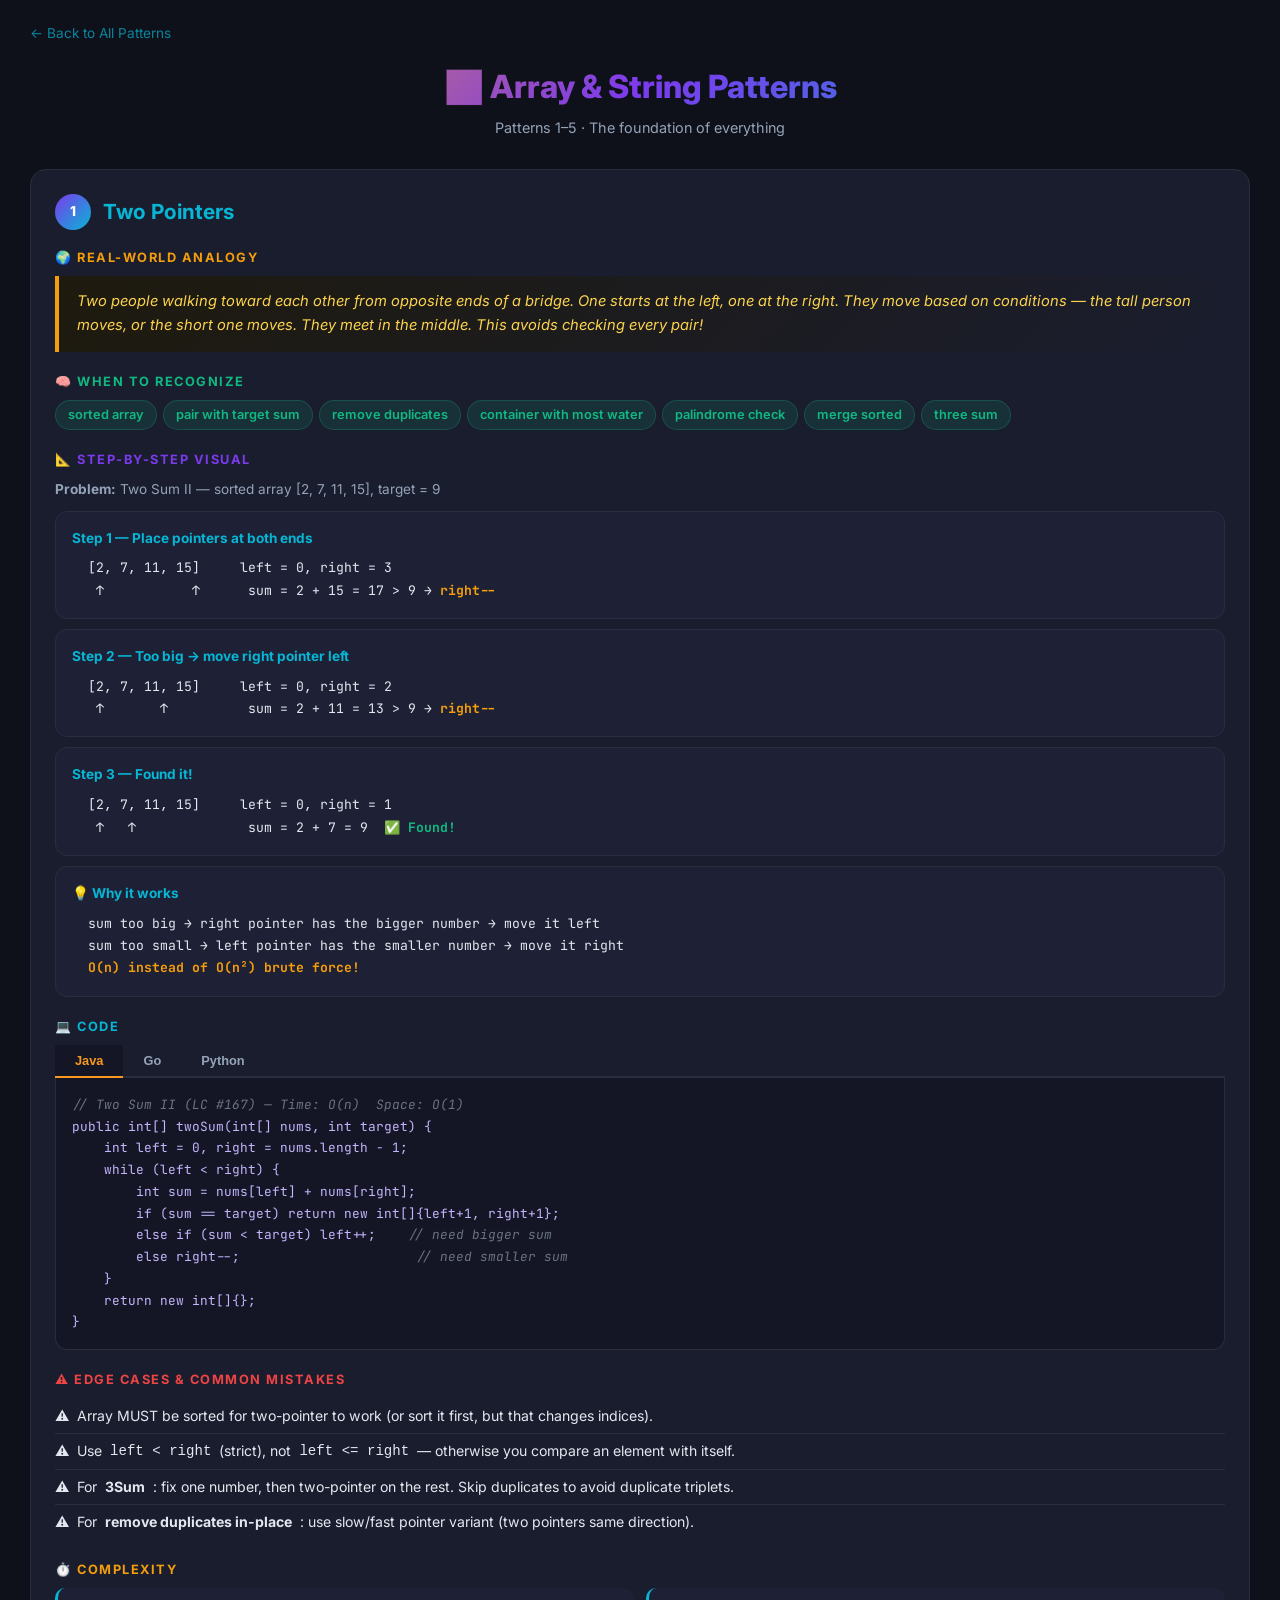
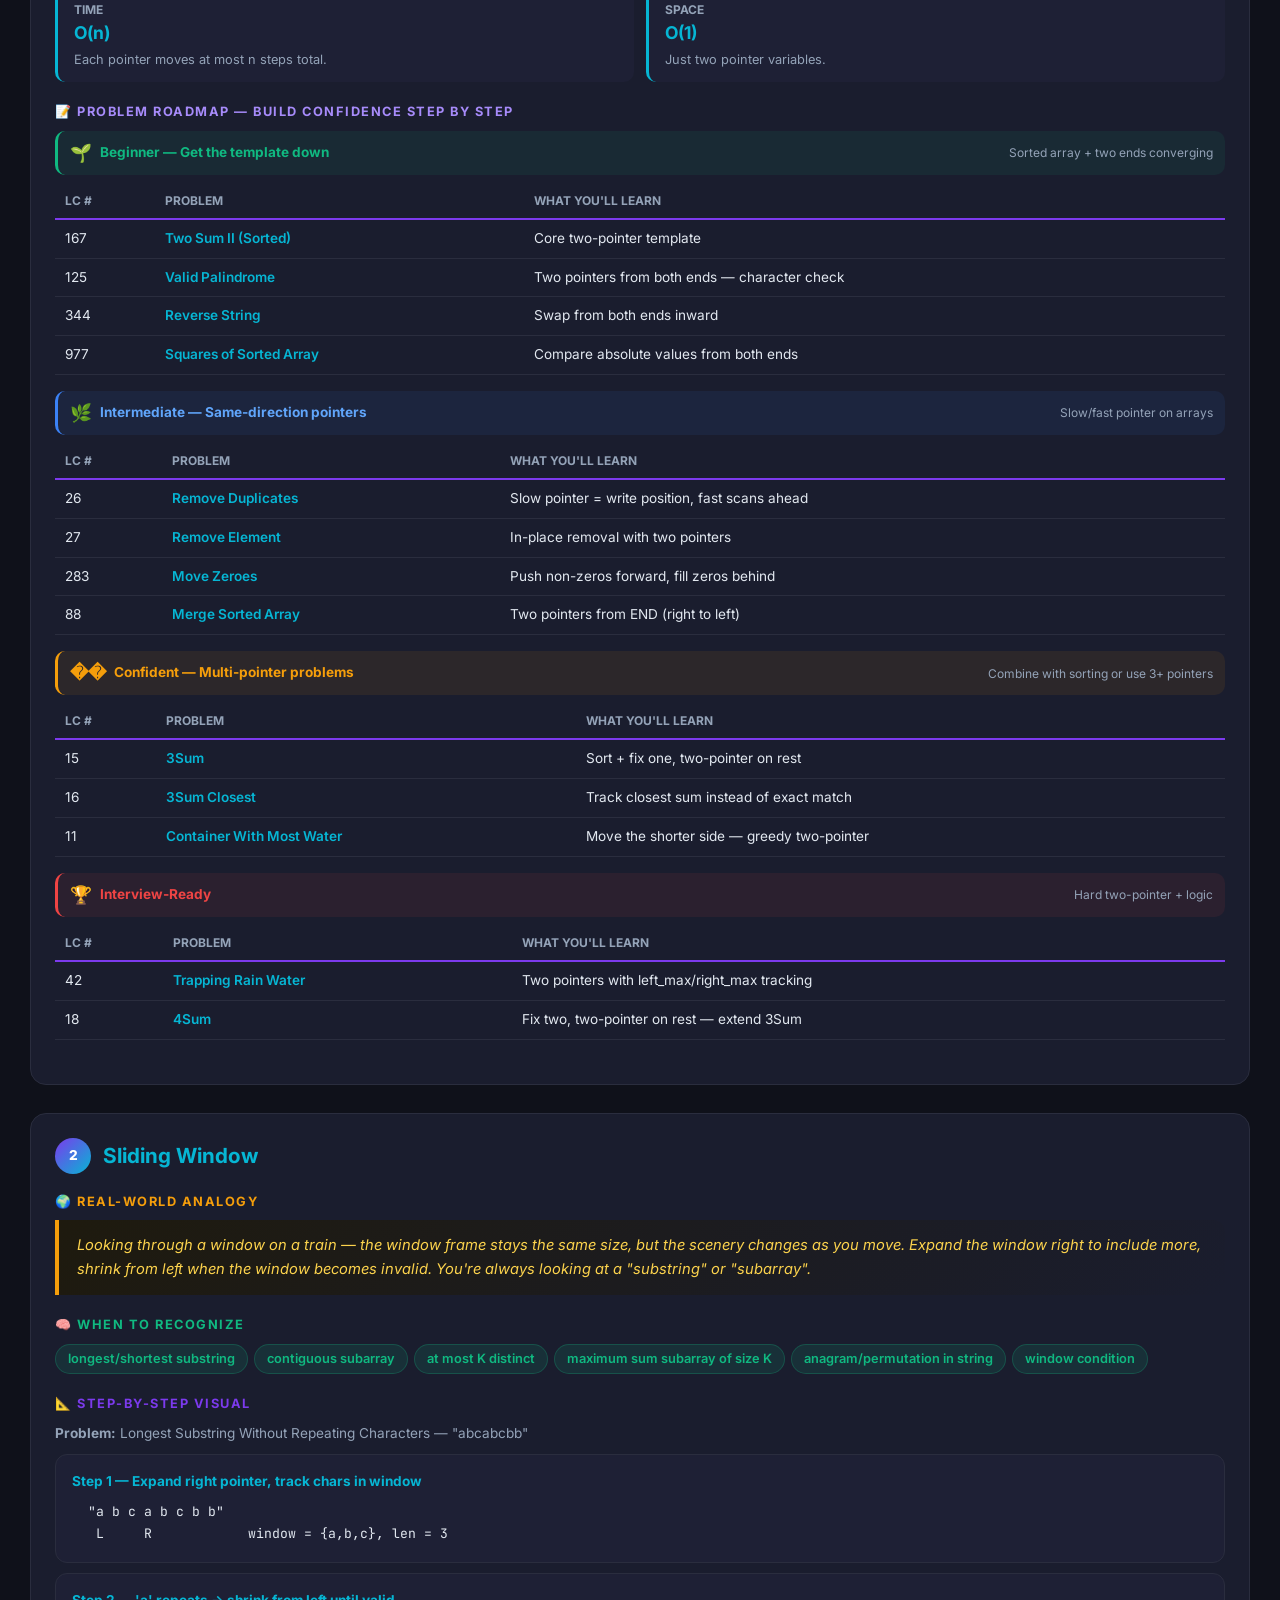
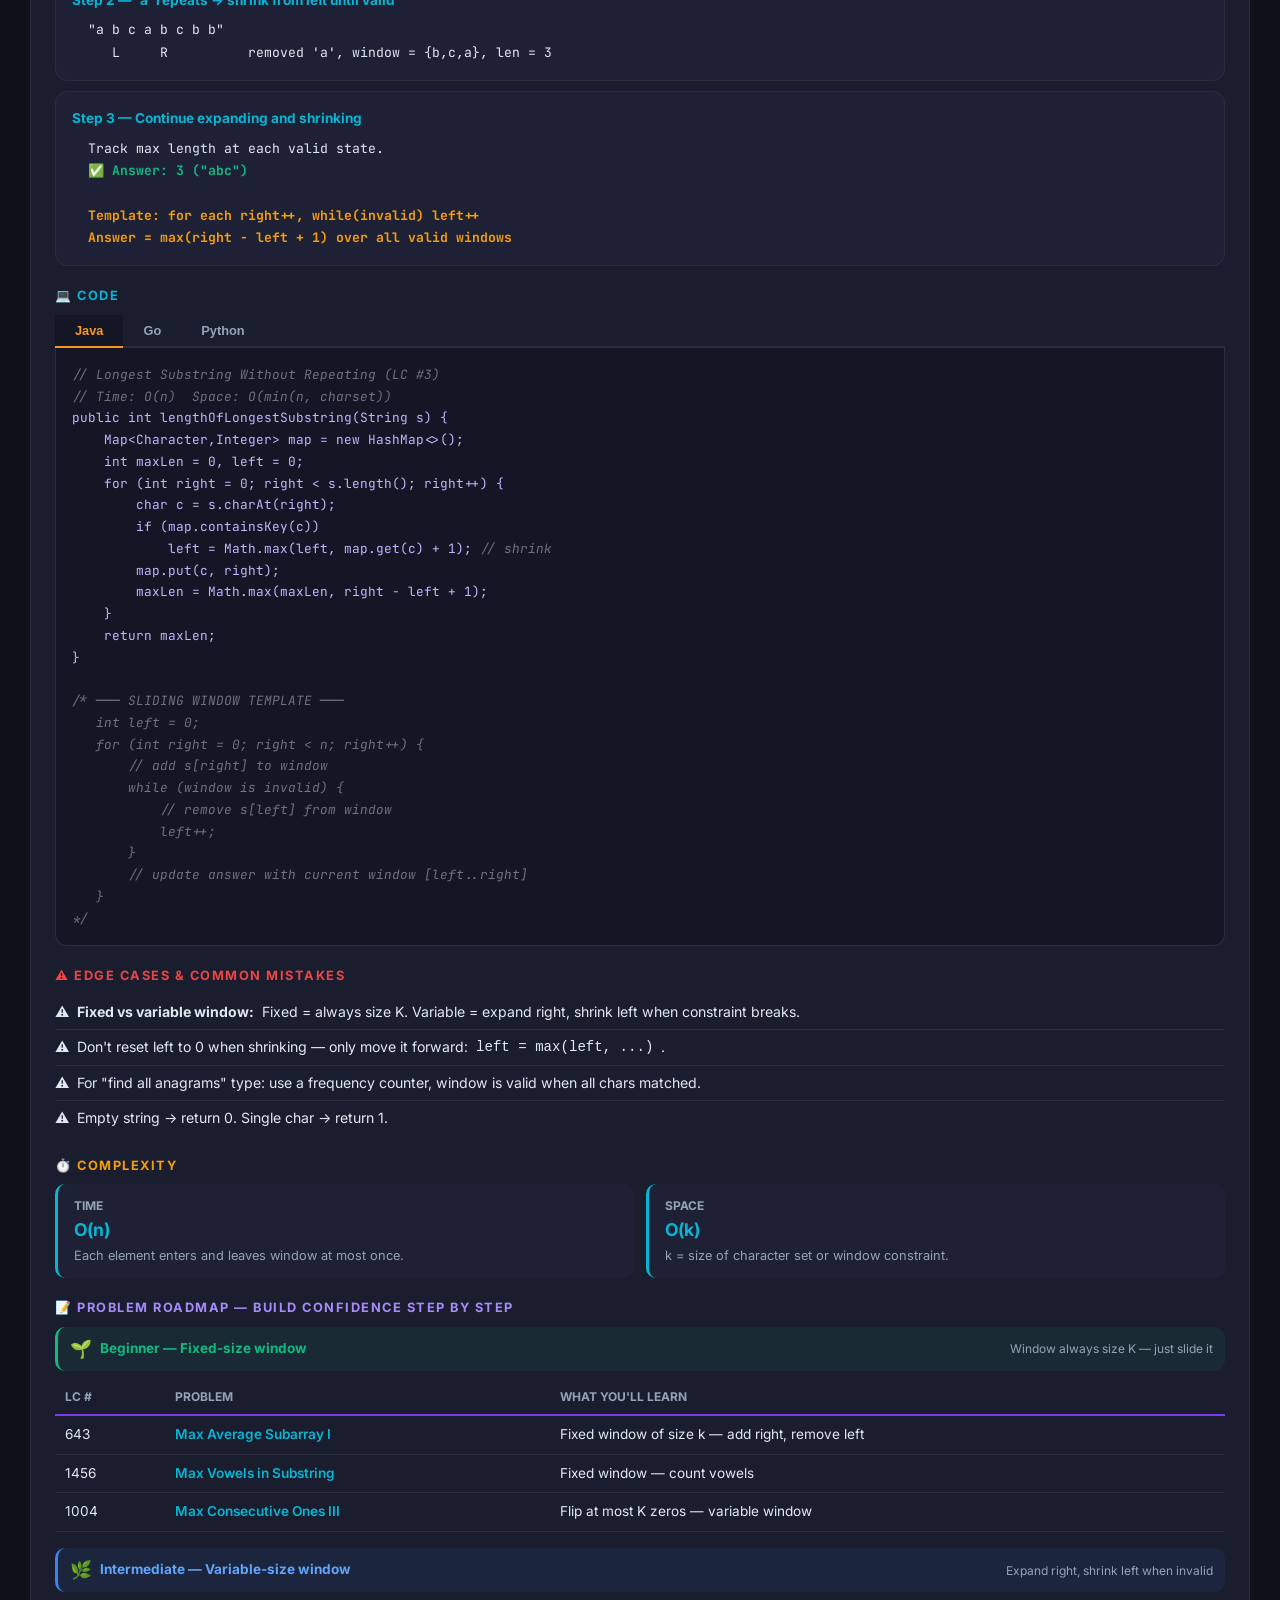
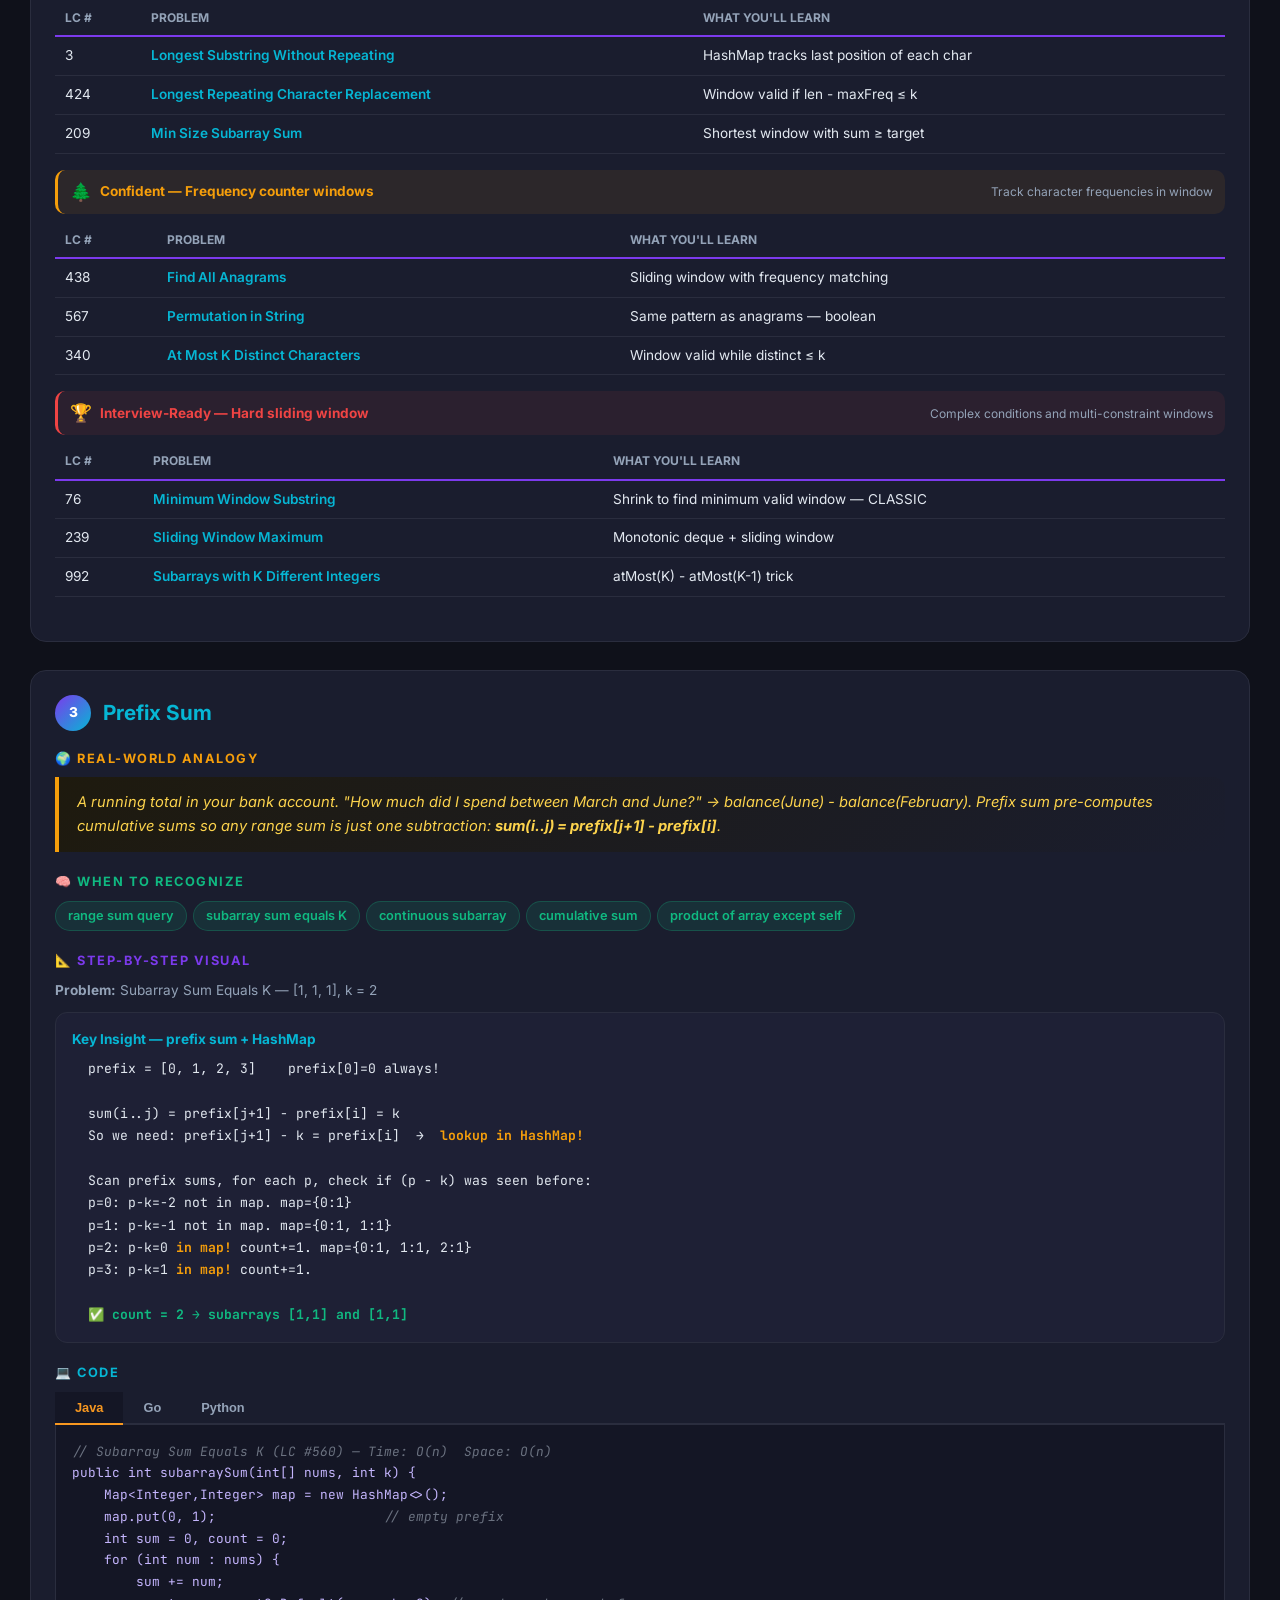
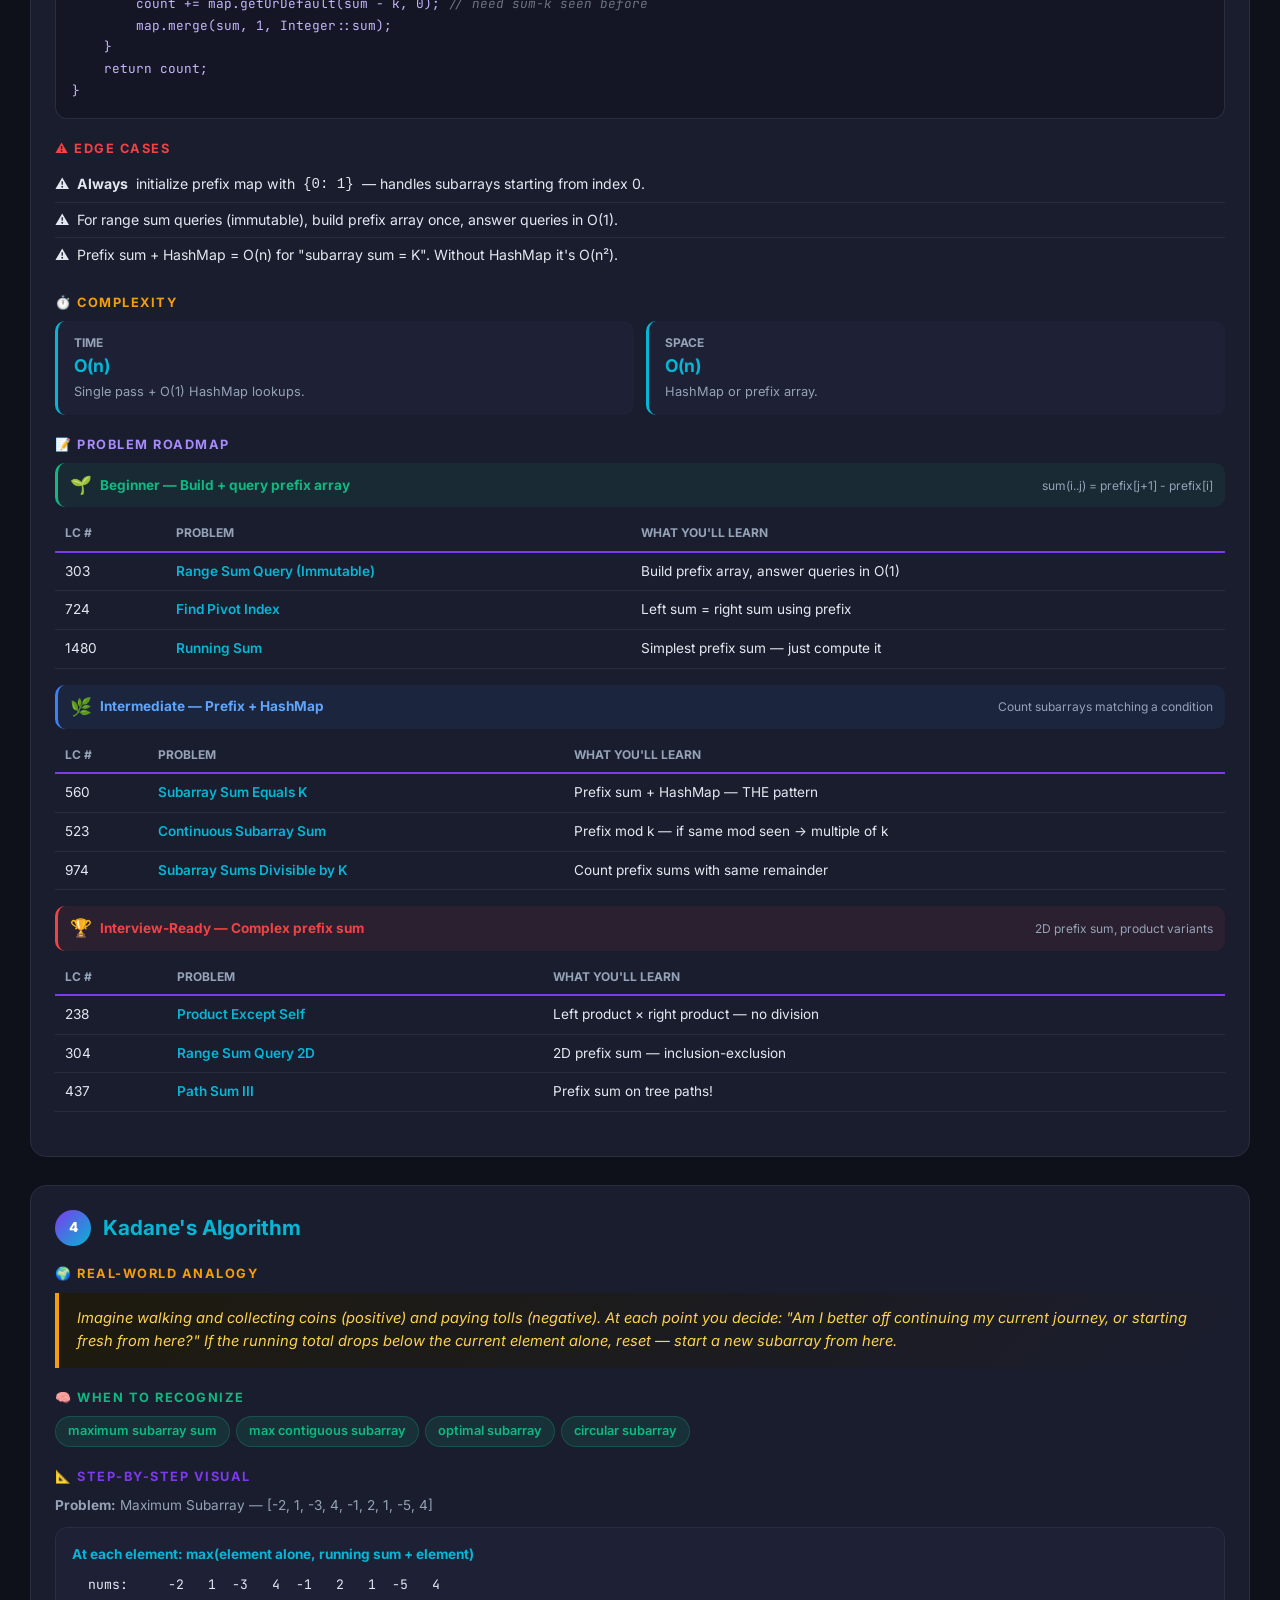
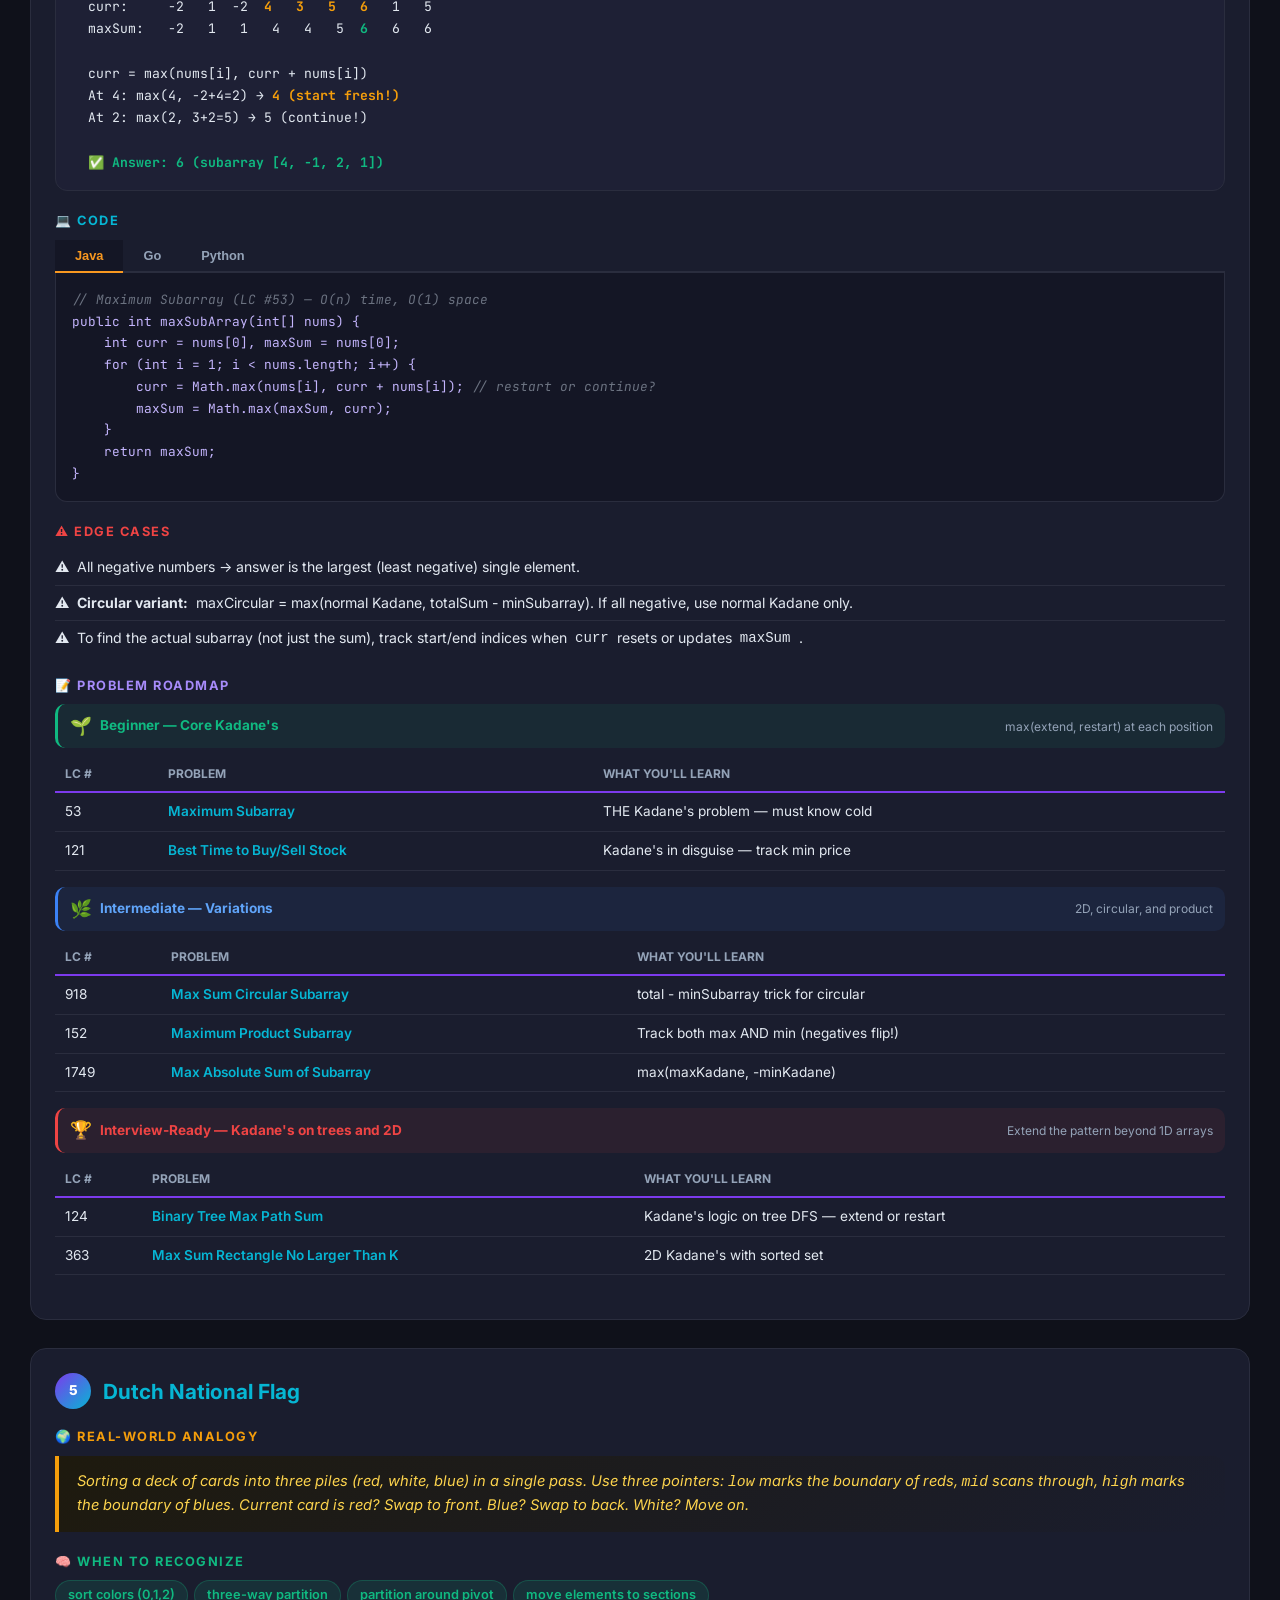
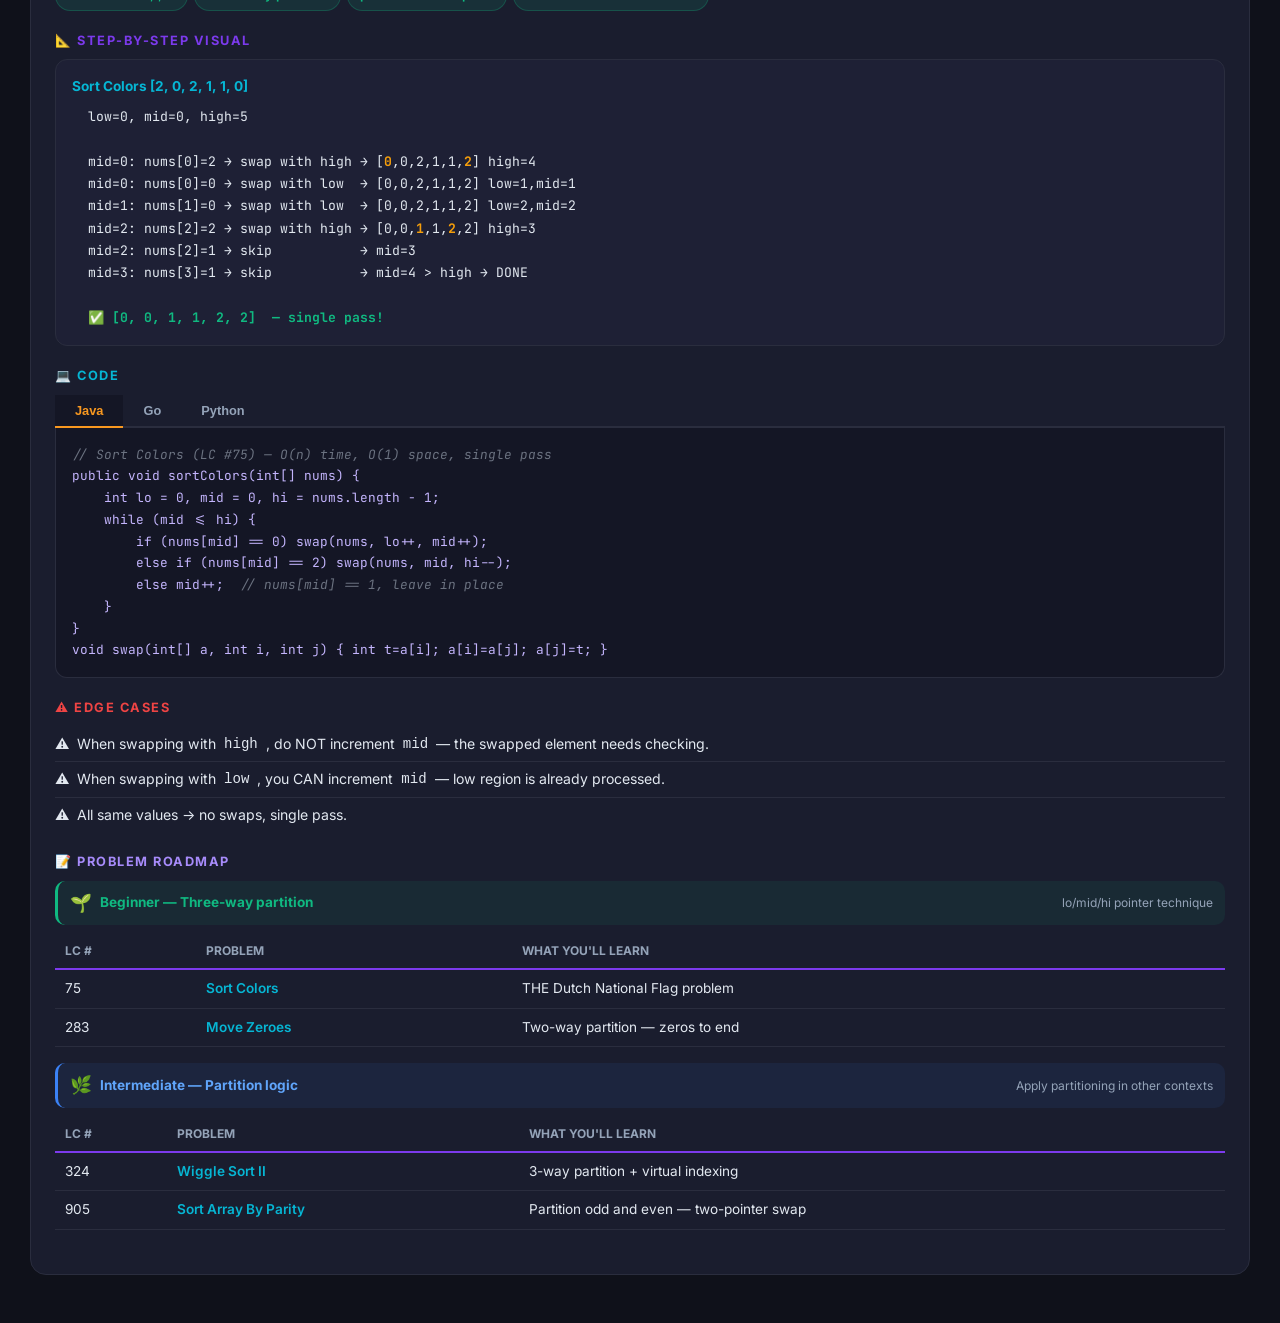
<file: topics/dsa_patterns/01_array_string.html>
<!DOCTYPE html>
<html lang="en">
<head>
<meta charset="UTF-8">
<meta name="viewport" content="width=device-width, initial-scale=1.0">
<title>DSA Patterns — Array & String | Zero to Interview-Ready</title>
<link href="https://fonts.googleapis.com/css2?family=Inter:wght@400;600;700;800&family=JetBrains+Mono:wght@400;600&display=swap" rel="stylesheet">
<link rel="stylesheet" href="styles.css">
</head>
<body>
<a class="back-link" href="index.html">← Back to All Patterns</a>
<h1>📊 Array & String Patterns</h1>
<p class="subtitle">Patterns 1–5 · The foundation of everything</p>

<!-- ═══════════════════════ PATTERN 1: TWO POINTERS ═══════════════════════ -->
<div class="pattern" id="two-pointers">
<div class="pattern-header"><div class="pattern-num">1</div><div class="pattern-title">Two Pointers</div></div>

<div class="section"><div class="section-label analogy">🌍 Real-World Analogy</div>
<div class="analogy-box">Two people walking toward each other from opposite ends of a bridge. One starts at the left, one at the right. They move based on conditions — the tall person moves, or the short one moves. They meet in the middle. This avoids checking every pair!</div></div>

<div class="section"><div class="section-label recognize">🧠 When To Recognize</div>
<div class="keyword-list"><span class="keyword">sorted array</span><span class="keyword">pair with target sum</span><span class="keyword">remove duplicates</span><span class="keyword">container with most water</span><span class="keyword">palindrome check</span><span class="keyword">merge sorted</span><span class="keyword">three sum</span></div></div>

<div class="section"><div class="section-label visual">📐 Step-by-Step Visual</div>
<p style="color:var(--dim);font-size:.85rem;margin-bottom:10px"><strong>Problem:</strong> Two Sum II — sorted array [2, 7, 11, 15], target = 9</p>
<div class="step-box"><div class="step-title">Step 1 — Place pointers at both ends</div><pre>
  [2, 7, 11, 15]     left = 0, right = 3
   ↑           ↑      sum = 2 + 15 = 17 &gt; 9 → <span class="highlight">right--</span>
</pre></div>
<div class="step-box"><div class="step-title">Step 2 — Too big → move right pointer left</div><pre>
  [2, 7, 11, 15]     left = 0, right = 2
   ↑       ↑          sum = 2 + 11 = 13 &gt; 9 → <span class="highlight">right--</span>
</pre></div>
<div class="step-box"><div class="step-title">Step 3 — Found it!</div><pre>
  [2, 7, 11, 15]     left = 0, right = 1
   ↑   ↑              sum = 2 + 7 = 9  <span class="result">✅ Found!</span>
</pre></div>
<div class="step-box"><div class="step-title">💡 Why it works</div><pre>
  sum too big → right pointer has the bigger number → move it left
  sum too small → left pointer has the smaller number → move it right
  <span class="highlight">O(n) instead of O(n²) brute force!</span>
</pre></div></div>

<div class="section"><div class="section-label code">💻 Code</div>
<div class="code-tabs">
<button class="code-tab java-tab active" data-lang="java">Java</button>
<button class="code-tab go-tab" data-lang="go">Go</button>
<button class="code-tab python-tab" data-lang="python">Python</button>
</div>
<div class="code-panel java active"><pre>
<span class="comment">// Two Sum II (LC #167) — Time: O(n)  Space: O(1)</span>
public int[] twoSum(int[] nums, int target) {
    int left = 0, right = nums.length - 1;
    while (left &lt; right) {
        int sum = nums[left] + nums[right];
        if (sum == target) return new int[]{left+1, right+1};
        else if (sum &lt; target) left++;    <span class="comment">// need bigger sum</span>
        else right--;                      <span class="comment">// need smaller sum</span>
    }
    return new int[]{};
}
</pre></div>
<div class="code-panel go"><pre>
func twoSum(nums []int, target int) []int {
    left, right := 0, len(nums)-1
    for left &lt; right {
        sum := nums[left] + nums[right]
        if sum == target { return []int{left+1, right+1} }
        if sum &lt; target { left++ } else { right-- }
    }
    return nil
}
</pre></div>
<div class="code-panel python"><pre>
def two_sum(nums, target):
    left, right = 0, len(nums) - 1
    while left &lt; right:
        s = nums[left] + nums[right]
        if s == target: return [left+1, right+1]
        elif s &lt; target: left += 1
        else: right -= 1
    return []
</pre></div></div>

<div class="section"><div class="section-label edge">⚠️ Edge Cases & Common Mistakes</div>
<ul class="edge-list">
<li>Array MUST be sorted for two-pointer to work (or sort it first, but that changes indices).</li>
<li>Use <code>left < right</code> (strict), not <code>left <= right</code> — otherwise you compare an element with itself.</li>
<li>For <strong>3Sum</strong>: fix one number, then two-pointer on the rest. Skip duplicates to avoid duplicate triplets.</li>
<li>For <strong>remove duplicates in-place</strong>: use slow/fast pointer variant (two pointers same direction).</li>
</ul></div>

<div class="section"><div class="section-label complexity">⏱️ Complexity</div>
<div class="complexity-grid">
<div class="complexity-card"><div class="label">Time</div><div class="value">O(n)</div><div class="explain">Each pointer moves at most n steps total.</div></div>
<div class="complexity-card"><div class="label">Space</div><div class="value">O(1)</div><div class="explain">Just two pointer variables.</div></div>
</div></div>

<div class="section"><div class="section-label problems">📝 Problem Roadmap — Build Confidence Step by Step</div>
<div class="tier tier-beginner">
<div class="tier-header"><span class="tier-emoji">🌱</span> Beginner — Get the template down<div class="tier-desc">Sorted array + two ends converging</div></div>
<table class="problem-table"><tr><th>LC #</th><th>Problem</th><th>What You'll Learn</th></tr>
<tr><td>167</td><td><a href="https://leetcode.com/problems/two-sum-ii-input-array-is-sorted/" target="_blank">Two Sum II (Sorted)</a></td><td>Core two-pointer template</td></tr>
<tr><td>125</td><td><a href="https://leetcode.com/problems/valid-palindrome/" target="_blank">Valid Palindrome</a></td><td>Two pointers from both ends — character check</td></tr>
<tr><td>344</td><td><a href="https://leetcode.com/problems/reverse-string/" target="_blank">Reverse String</a></td><td>Swap from both ends inward</td></tr>
<tr><td>977</td><td><a href="https://leetcode.com/problems/squares-of-a-sorted-array/" target="_blank">Squares of Sorted Array</a></td><td>Compare absolute values from both ends</td></tr>
</table></div>
<div class="tier tier-intermediate">
<div class="tier-header"><span class="tier-emoji">🌿</span> Intermediate — Same-direction pointers<div class="tier-desc">Slow/fast pointer on arrays</div></div>
<table class="problem-table"><tr><th>LC #</th><th>Problem</th><th>What You'll Learn</th></tr>
<tr><td>26</td><td><a href="https://leetcode.com/problems/remove-duplicates-from-sorted-array/" target="_blank">Remove Duplicates</a></td><td>Slow pointer = write position, fast scans ahead</td></tr>
<tr><td>27</td><td><a href="https://leetcode.com/problems/remove-element/" target="_blank">Remove Element</a></td><td>In-place removal with two pointers</td></tr>
<tr><td>283</td><td><a href="https://leetcode.com/problems/move-zeroes/" target="_blank">Move Zeroes</a></td><td>Push non-zeros forward, fill zeros behind</td></tr>
<tr><td>88</td><td><a href="https://leetcode.com/problems/merge-sorted-array/" target="_blank">Merge Sorted Array</a></td><td>Two pointers from END (right to left)</td></tr>
</table></div>
<div class="tier tier-confident">
<div class="tier-header"><span class="tier-emoji">��</span> Confident — Multi-pointer problems<div class="tier-desc">Combine with sorting or use 3+ pointers</div></div>
<table class="problem-table"><tr><th>LC #</th><th>Problem</th><th>What You'll Learn</th></tr>
<tr><td>15</td><td><a href="https://leetcode.com/problems/3sum/" target="_blank">3Sum</a></td><td>Sort + fix one, two-pointer on rest</td></tr>
<tr><td>16</td><td><a href="https://leetcode.com/problems/3sum-closest/" target="_blank">3Sum Closest</a></td><td>Track closest sum instead of exact match</td></tr>
<tr><td>11</td><td><a href="https://leetcode.com/problems/container-with-most-water/" target="_blank">Container With Most Water</a></td><td>Move the shorter side — greedy two-pointer</td></tr>
</table></div>
<div class="tier tier-interview">
<div class="tier-header"><span class="tier-emoji">🏆</span> Interview-Ready<div class="tier-desc">Hard two-pointer + logic</div></div>
<table class="problem-table"><tr><th>LC #</th><th>Problem</th><th>What You'll Learn</th></tr>
<tr><td>42</td><td><a href="https://leetcode.com/problems/trapping-rain-water/" target="_blank">Trapping Rain Water</a></td><td>Two pointers with left_max/right_max tracking</td></tr>
<tr><td>18</td><td><a href="https://leetcode.com/problems/4sum/" target="_blank">4Sum</a></td><td>Fix two, two-pointer on rest — extend 3Sum</td></tr>
</table></div>
</div></div>

<!-- ═══════════════════════ PATTERN 2: SLIDING WINDOW ═══════════════════════ -->
<div class="pattern" id="sliding-window">
<div class="pattern-header"><div class="pattern-num">2</div><div class="pattern-title">Sliding Window</div></div>

<div class="section"><div class="section-label analogy">🌍 Real-World Analogy</div>
<div class="analogy-box">Looking through a window on a train — the window frame stays the same size, but the scenery changes as you move. Expand the window right to include more, shrink from left when the window becomes invalid. You're always looking at a "substring" or "subarray".</div></div>

<div class="section"><div class="section-label recognize">🧠 When To Recognize</div>
<div class="keyword-list"><span class="keyword">longest/shortest substring</span><span class="keyword">contiguous subarray</span><span class="keyword">at most K distinct</span><span class="keyword">maximum sum subarray of size K</span><span class="keyword">anagram/permutation in string</span><span class="keyword">window condition</span></div></div>

<div class="section"><div class="section-label visual">📐 Step-by-Step Visual</div>
<p style="color:var(--dim);font-size:.85rem;margin-bottom:10px"><strong>Problem:</strong> Longest Substring Without Repeating Characters — "abcabcbb"</p>
<div class="step-box"><div class="step-title">Step 1 — Expand right pointer, track chars in window</div><pre>
  "a b c a b c b b"
   L     R            window = {a,b,c}, len = 3
</pre></div>
<div class="step-box"><div class="step-title">Step 2 — 'a' repeats → shrink from left until valid</div><pre>
  "a b c a b c b b"
     L     R          removed 'a', window = {b,c,a}, len = 3
</pre></div>
<div class="step-box"><div class="step-title">Step 3 — Continue expanding and shrinking</div><pre>
  Track max length at each valid state.
  <span class="result">✅ Answer: 3 ("abc")</span>
  
  <span class="highlight">Template: for each right++, while(invalid) left++</span>
  <span class="highlight">Answer = max(right - left + 1) over all valid windows</span>
</pre></div></div>

<div class="section"><div class="section-label code">💻 Code</div>
<div class="code-tabs">
<button class="code-tab java-tab active" data-lang="java">Java</button>
<button class="code-tab go-tab" data-lang="go">Go</button>
<button class="code-tab python-tab" data-lang="python">Python</button>
</div>
<div class="code-panel java active"><pre>
<span class="comment">// Longest Substring Without Repeating (LC #3)</span>
<span class="comment">// Time: O(n)  Space: O(min(n, charset))</span>
public int lengthOfLongestSubstring(String s) {
    Map&lt;Character,Integer&gt; map = new HashMap&lt;&gt;();
    int maxLen = 0, left = 0;
    for (int right = 0; right &lt; s.length(); right++) {
        char c = s.charAt(right);
        if (map.containsKey(c))
            left = Math.max(left, map.get(c) + 1); <span class="comment">// shrink</span>
        map.put(c, right);
        maxLen = Math.max(maxLen, right - left + 1);
    }
    return maxLen;
}

<span class="comment">/* ─── SLIDING WINDOW TEMPLATE ───
   int left = 0;
   for (int right = 0; right &lt; n; right++) {
       // add s[right] to window
       while (window is invalid) {
           // remove s[left] from window
           left++;
       }
       // update answer with current window [left..right]
   }
*/</span>
</pre></div>
<div class="code-panel go"><pre>
func lengthOfLongestSubstring(s string) int {
    m := map[byte]int{}
    maxLen, left := 0, 0
    for right := 0; right &lt; len(s); right++ {
        if idx, ok := m[s[right]]; ok && idx >= left {
            left = idx + 1
        }
        m[s[right]] = right
        if right-left+1 > maxLen { maxLen = right-left+1 }
    }
    return maxLen
}
</pre></div>
<div class="code-panel python"><pre>
def length_of_longest_substring(s):
    seen = {}
    max_len = left = 0
    for right, c in enumerate(s):
        if c in seen and seen[c] >= left:
            left = seen[c] + 1
        seen[c] = right
        max_len = max(max_len, right - left + 1)
    return max_len
</pre></div></div>

<div class="section"><div class="section-label edge">⚠️ Edge Cases & Common Mistakes</div>
<ul class="edge-list">
<li><strong>Fixed vs variable window:</strong> Fixed = always size K. Variable = expand right, shrink left when constraint breaks.</li>
<li>Don't reset left to 0 when shrinking — only move it forward: <code>left = max(left, ...)</code>.</li>
<li>For "find all anagrams" type: use a frequency counter, window is valid when all chars matched.</li>
<li>Empty string → return 0. Single char → return 1.</li>
</ul></div>

<div class="section"><div class="section-label complexity">⏱️ Complexity</div>
<div class="complexity-grid">
<div class="complexity-card"><div class="label">Time</div><div class="value">O(n)</div><div class="explain">Each element enters and leaves window at most once.</div></div>
<div class="complexity-card"><div class="label">Space</div><div class="value">O(k)</div><div class="explain">k = size of character set or window constraint.</div></div>
</div></div>

<div class="section"><div class="section-label problems">📝 Problem Roadmap — Build Confidence Step by Step</div>
<div class="tier tier-beginner">
<div class="tier-header"><span class="tier-emoji">🌱</span> Beginner — Fixed-size window<div class="tier-desc">Window always size K — just slide it</div></div>
<table class="problem-table"><tr><th>LC #</th><th>Problem</th><th>What You'll Learn</th></tr>
<tr><td>643</td><td><a href="https://leetcode.com/problems/maximum-average-subarray-i/" target="_blank">Max Average Subarray I</a></td><td>Fixed window of size k — add right, remove left</td></tr>
<tr><td>1456</td><td><a href="https://leetcode.com/problems/maximum-number-of-vowels-in-a-substring-of-given-length/" target="_blank">Max Vowels in Substring</a></td><td>Fixed window — count vowels</td></tr>
<tr><td>1004</td><td><a href="https://leetcode.com/problems/max-consecutive-ones-iii/" target="_blank">Max Consecutive Ones III</a></td><td>Flip at most K zeros — variable window</td></tr>
</table></div>
<div class="tier tier-intermediate">
<div class="tier-header"><span class="tier-emoji">🌿</span> Intermediate — Variable-size window<div class="tier-desc">Expand right, shrink left when invalid</div></div>
<table class="problem-table"><tr><th>LC #</th><th>Problem</th><th>What You'll Learn</th></tr>
<tr><td>3</td><td><a href="https://leetcode.com/problems/longest-substring-without-repeating-characters/" target="_blank">Longest Substring Without Repeating</a></td><td>HashMap tracks last position of each char</td></tr>
<tr><td>424</td><td><a href="https://leetcode.com/problems/longest-repeating-character-replacement/" target="_blank">Longest Repeating Character Replacement</a></td><td>Window valid if len - maxFreq ≤ k</td></tr>
<tr><td>209</td><td><a href="https://leetcode.com/problems/minimum-size-subarray-sum/" target="_blank">Min Size Subarray Sum</a></td><td>Shortest window with sum ≥ target</td></tr>
</table></div>
<div class="tier tier-confident">
<div class="tier-header"><span class="tier-emoji">🌲</span> Confident — Frequency counter windows<div class="tier-desc">Track character frequencies in window</div></div>
<table class="problem-table"><tr><th>LC #</th><th>Problem</th><th>What You'll Learn</th></tr>
<tr><td>438</td><td><a href="https://leetcode.com/problems/find-all-anagrams-in-a-string/" target="_blank">Find All Anagrams</a></td><td>Sliding window with frequency matching</td></tr>
<tr><td>567</td><td><a href="https://leetcode.com/problems/permutation-in-string/" target="_blank">Permutation in String</a></td><td>Same pattern as anagrams — boolean</td></tr>
<tr><td>340</td><td><a href="https://leetcode.com/problems/longest-substring-with-at-most-k-distinct-characters/" target="_blank">At Most K Distinct Characters</a></td><td>Window valid while distinct ≤ k</td></tr>
</table></div>
<div class="tier tier-interview">
<div class="tier-header"><span class="tier-emoji">🏆</span> Interview-Ready — Hard sliding window<div class="tier-desc">Complex conditions and multi-constraint windows</div></div>
<table class="problem-table"><tr><th>LC #</th><th>Problem</th><th>What You'll Learn</th></tr>
<tr><td>76</td><td><a href="https://leetcode.com/problems/minimum-window-substring/" target="_blank">Minimum Window Substring</a></td><td>Shrink to find minimum valid window — CLASSIC</td></tr>
<tr><td>239</td><td><a href="https://leetcode.com/problems/sliding-window-maximum/" target="_blank">Sliding Window Maximum</a></td><td>Monotonic deque + sliding window</td></tr>
<tr><td>992</td><td><a href="https://leetcode.com/problems/subarrays-with-k-different-integers/" target="_blank">Subarrays with K Different Integers</a></td><td>atMost(K) - atMost(K-1) trick</td></tr>
</table></div>
</div></div>

<!-- ═══════════════════════ PATTERN 3: PREFIX SUM ═══════════════════════ -->
<div class="pattern" id="prefix-sum">
<div class="pattern-header"><div class="pattern-num">3</div><div class="pattern-title">Prefix Sum</div></div>

<div class="section"><div class="section-label analogy">🌍 Real-World Analogy</div>
<div class="analogy-box">A running total in your bank account. "How much did I spend between March and June?" → balance(June) - balance(February). Prefix sum pre-computes cumulative sums so any range sum is just one subtraction: <strong>sum(i..j) = prefix[j+1] - prefix[i]</strong>.</div></div>

<div class="section"><div class="section-label recognize">🧠 When To Recognize</div>
<div class="keyword-list"><span class="keyword">range sum query</span><span class="keyword">subarray sum equals K</span><span class="keyword">continuous subarray</span><span class="keyword">cumulative sum</span><span class="keyword">product of array except self</span></div></div>

<div class="section"><div class="section-label visual">📐 Step-by-Step Visual</div>
<p style="color:var(--dim);font-size:.85rem;margin-bottom:10px"><strong>Problem:</strong> Subarray Sum Equals K — [1, 1, 1], k = 2</p>
<div class="step-box"><div class="step-title">Key Insight — prefix sum + HashMap</div><pre>
  prefix = [0, 1, 2, 3]    <span class="comment">prefix[0]=0 always!</span>
  
  sum(i..j) = prefix[j+1] - prefix[i] = k
  So we need: prefix[j+1] - k = prefix[i]  →  <span class="highlight">lookup in HashMap!</span>
  
  Scan prefix sums, for each p, check if (p - k) was seen before:
  p=0: p-k=-2 not in map. map={0:1}
  p=1: p-k=-1 not in map. map={0:1, 1:1}
  p=2: p-k=0 <span class="highlight">in map!</span> count+=1. map={0:1, 1:1, 2:1}
  p=3: p-k=1 <span class="highlight">in map!</span> count+=1.
  
  <span class="result">✅ count = 2 → subarrays [1,1] and [1,1]</span>
</pre></div></div>

<div class="section"><div class="section-label code">💻 Code</div>
<div class="code-tabs">
<button class="code-tab java-tab active" data-lang="java">Java</button>
<button class="code-tab go-tab" data-lang="go">Go</button>
<button class="code-tab python-tab" data-lang="python">Python</button>
</div>
<div class="code-panel java active"><pre>
<span class="comment">// Subarray Sum Equals K (LC #560) — Time: O(n)  Space: O(n)</span>
public int subarraySum(int[] nums, int k) {
    Map&lt;Integer,Integer&gt; map = new HashMap&lt;&gt;();
    map.put(0, 1);                     <span class="comment">// empty prefix</span>
    int sum = 0, count = 0;
    for (int num : nums) {
        sum += num;
        count += map.getOrDefault(sum - k, 0); <span class="comment">// need sum-k seen before</span>
        map.merge(sum, 1, Integer::sum);
    }
    return count;
}
</pre></div>
<div class="code-panel go"><pre>
func subarraySum(nums []int, k int) int {
    m := map[int]int{0: 1}
    sum, count := 0, 0
    for _, num := range nums {
        sum += num
        count += m[sum-k]
        m[sum]++
    }
    return count
}
</pre></div>
<div class="code-panel python"><pre>
def subarray_sum(nums, k):
    prefix_count = {0: 1}
    total = count = 0
    for num in nums:
        total += num
        count += prefix_count.get(total - k, 0)
        prefix_count[total] = prefix_count.get(total, 0) + 1
    return count
</pre></div></div>

<div class="section"><div class="section-label edge">⚠️ Edge Cases</div>
<ul class="edge-list">
<li><strong>Always</strong> initialize prefix map with <code>{0: 1}</code> — handles subarrays starting from index 0.</li>
<li>For range sum queries (immutable), build prefix array once, answer queries in O(1).</li>
<li>Prefix sum + HashMap = O(n) for "subarray sum = K". Without HashMap it's O(n²).</li>
</ul></div>

<div class="section"><div class="section-label complexity">⏱️ Complexity</div>
<div class="complexity-grid">
<div class="complexity-card"><div class="label">Time</div><div class="value">O(n)</div><div class="explain">Single pass + O(1) HashMap lookups.</div></div>
<div class="complexity-card"><div class="label">Space</div><div class="value">O(n)</div><div class="explain">HashMap or prefix array.</div></div>
</div></div>

<div class="section"><div class="section-label problems">📝 Problem Roadmap</div>
<div class="tier tier-beginner">
<div class="tier-header"><span class="tier-emoji">🌱</span> Beginner — Build + query prefix array<div class="tier-desc">sum(i..j) = prefix[j+1] - prefix[i]</div></div>
<table class="problem-table"><tr><th>LC #</th><th>Problem</th><th>What You'll Learn</th></tr>
<tr><td>303</td><td><a href="https://leetcode.com/problems/range-sum-query-immutable/" target="_blank">Range Sum Query (Immutable)</a></td><td>Build prefix array, answer queries in O(1)</td></tr>
<tr><td>724</td><td><a href="https://leetcode.com/problems/find-pivot-index/" target="_blank">Find Pivot Index</a></td><td>Left sum = right sum using prefix</td></tr>
<tr><td>1480</td><td><a href="https://leetcode.com/problems/running-sum-of-1d-array/" target="_blank">Running Sum</a></td><td>Simplest prefix sum — just compute it</td></tr>
</table></div>
<div class="tier tier-intermediate">
<div class="tier-header"><span class="tier-emoji">🌿</span> Intermediate — Prefix + HashMap<div class="tier-desc">Count subarrays matching a condition</div></div>
<table class="problem-table"><tr><th>LC #</th><th>Problem</th><th>What You'll Learn</th></tr>
<tr><td>560</td><td><a href="https://leetcode.com/problems/subarray-sum-equals-k/" target="_blank">Subarray Sum Equals K</a></td><td>Prefix sum + HashMap — THE pattern</td></tr>
<tr><td>523</td><td><a href="https://leetcode.com/problems/continuous-subarray-sum/" target="_blank">Continuous Subarray Sum</a></td><td>Prefix mod k — if same mod seen → multiple of k</td></tr>
<tr><td>974</td><td><a href="https://leetcode.com/problems/subarray-sums-divisible-by-k/" target="_blank">Subarray Sums Divisible by K</a></td><td>Count prefix sums with same remainder</td></tr>
</table></div>
<div class="tier tier-interview">
<div class="tier-header"><span class="tier-emoji">🏆</span> Interview-Ready — Complex prefix sum<div class="tier-desc">2D prefix sum, product variants</div></div>
<table class="problem-table"><tr><th>LC #</th><th>Problem</th><th>What You'll Learn</th></tr>
<tr><td>238</td><td><a href="https://leetcode.com/problems/product-of-array-except-self/" target="_blank">Product Except Self</a></td><td>Left product × right product — no division</td></tr>
<tr><td>304</td><td><a href="https://leetcode.com/problems/range-sum-query-2d-immutable/" target="_blank">Range Sum Query 2D</a></td><td>2D prefix sum — inclusion-exclusion</td></tr>
<tr><td>437</td><td><a href="https://leetcode.com/problems/path-sum-iii/" target="_blank">Path Sum III</a></td><td>Prefix sum on tree paths!</td></tr>
</table></div>
</div></div>

<!-- ═══════════════════════ PATTERN 4: KADANE'S ALGORITHM ═══════════════════════ -->
<div class="pattern" id="kadanes">
<div class="pattern-header"><div class="pattern-num">4</div><div class="pattern-title">Kadane's Algorithm</div></div>

<div class="section"><div class="section-label analogy">🌍 Real-World Analogy</div>
<div class="analogy-box">Imagine walking and collecting coins (positive) and paying tolls (negative). At each point you decide: "Am I better off continuing my current journey, or starting fresh from here?" If the running total drops below the current element alone, reset — start a new subarray from here.</div></div>

<div class="section"><div class="section-label recognize">🧠 When To Recognize</div>
<div class="keyword-list"><span class="keyword">maximum subarray sum</span><span class="keyword">max contiguous subarray</span><span class="keyword">optimal subarray</span><span class="keyword">circular subarray</span></div></div>

<div class="section"><div class="section-label visual">📐 Step-by-Step Visual</div>
<p style="color:var(--dim);font-size:.85rem;margin-bottom:10px"><strong>Problem:</strong> Maximum Subarray — [-2, 1, -3, 4, -1, 2, 1, -5, 4]</p>
<div class="step-box"><div class="step-title">At each element: max(element alone, running sum + element)</div><pre>
  nums:     -2   1  -3   4  -1   2   1  -5   4
  curr:     -2   1  -2  <span class="highlight">4   3   5   6</span>   1   5
  maxSum:   -2   1   1   4   4   5  <span class="result">6</span>   6   6
  
  curr = max(nums[i], curr + nums[i])
  At 4: max(4, -2+4=2) → <span class="highlight">4 (start fresh!)</span>
  At 2: max(2, 3+2=5) → 5 (continue!)
  
  <span class="result">✅ Answer: 6 (subarray [4, -1, 2, 1])</span>
</pre></div></div>

<div class="section"><div class="section-label code">💻 Code</div>
<div class="code-tabs">
<button class="code-tab java-tab active" data-lang="java">Java</button>
<button class="code-tab go-tab" data-lang="go">Go</button>
<button class="code-tab python-tab" data-lang="python">Python</button>
</div>
<div class="code-panel java active"><pre>
<span class="comment">// Maximum Subarray (LC #53) — O(n) time, O(1) space</span>
public int maxSubArray(int[] nums) {
    int curr = nums[0], maxSum = nums[0];
    for (int i = 1; i &lt; nums.length; i++) {
        curr = Math.max(nums[i], curr + nums[i]); <span class="comment">// restart or continue?</span>
        maxSum = Math.max(maxSum, curr);
    }
    return maxSum;
}
</pre></div>
<div class="code-panel go"><pre>
func maxSubArray(nums []int) int {
    curr, maxSum := nums[0], nums[0]
    for _, n := range nums[1:] {
        curr = max(n, curr+n)
        maxSum = max(maxSum, curr)
    }
    return maxSum
}
</pre></div>
<div class="code-panel python"><pre>
def max_sub_array(nums):
    curr = max_sum = nums[0]
    for n in nums[1:]:
        curr = max(n, curr + n)
        max_sum = max(max_sum, curr)
    return max_sum
</pre></div></div>

<div class="section"><div class="section-label edge">⚠️ Edge Cases</div>
<ul class="edge-list">
<li>All negative numbers → answer is the largest (least negative) single element.</li>
<li><strong>Circular variant:</strong> maxCircular = max(normal Kadane, totalSum - minSubarray). If all negative, use normal Kadane only.</li>
<li>To find the actual subarray (not just the sum), track start/end indices when <code>curr</code> resets or updates <code>maxSum</code>.</li>
</ul></div>

<div class="section"><div class="section-label problems">📝 Problem Roadmap</div>
<div class="tier tier-beginner">
<div class="tier-header"><span class="tier-emoji">🌱</span> Beginner — Core Kadane's<div class="tier-desc">max(extend, restart) at each position</div></div>
<table class="problem-table"><tr><th>LC #</th><th>Problem</th><th>What You'll Learn</th></tr>
<tr><td>53</td><td><a href="https://leetcode.com/problems/maximum-subarray/" target="_blank">Maximum Subarray</a></td><td>THE Kadane's problem — must know cold</td></tr>
<tr><td>121</td><td><a href="https://leetcode.com/problems/best-time-to-buy-and-sell-stock/" target="_blank">Best Time to Buy/Sell Stock</a></td><td>Kadane's in disguise — track min price</td></tr>
</table></div>
<div class="tier tier-intermediate">
<div class="tier-header"><span class="tier-emoji">🌿</span> Intermediate — Variations<div class="tier-desc">2D, circular, and product</div></div>
<table class="problem-table"><tr><th>LC #</th><th>Problem</th><th>What You'll Learn</th></tr>
<tr><td>918</td><td><a href="https://leetcode.com/problems/maximum-sum-circular-subarray/" target="_blank">Max Sum Circular Subarray</a></td><td>total - minSubarray trick for circular</td></tr>
<tr><td>152</td><td><a href="https://leetcode.com/problems/maximum-product-subarray/" target="_blank">Maximum Product Subarray</a></td><td>Track both max AND min (negatives flip!)</td></tr>
<tr><td>1749</td><td><a href="https://leetcode.com/problems/maximum-absolute-sum-of-any-subarray/" target="_blank">Max Absolute Sum of Subarray</a></td><td>max(maxKadane, -minKadane)</td></tr>
</table></div>
<div class="tier tier-interview">
<div class="tier-header"><span class="tier-emoji">🏆</span> Interview-Ready — Kadane's on trees and 2D<div class="tier-desc">Extend the pattern beyond 1D arrays</div></div>
<table class="problem-table"><tr><th>LC #</th><th>Problem</th><th>What You'll Learn</th></tr>
<tr><td>124</td><td><a href="https://leetcode.com/problems/binary-tree-maximum-path-sum/" target="_blank">Binary Tree Max Path Sum</a></td><td>Kadane's logic on tree DFS — extend or restart</td></tr>
<tr><td>363</td><td><a href="https://leetcode.com/problems/max-sum-of-rectangle-no-larger-than-k/" target="_blank">Max Sum Rectangle No Larger Than K</a></td><td>2D Kadane's with sorted set</td></tr>
</table></div>
</div></div>

<!-- ═══════════════════════ PATTERN 5: DUTCH NATIONAL FLAG ═══════════════════════ -->
<div class="pattern" id="dutch-flag">
<div class="pattern-header"><div class="pattern-num">5</div><div class="pattern-title">Dutch National Flag</div></div>

<div class="section"><div class="section-label analogy">🌍 Real-World Analogy</div>
<div class="analogy-box">Sorting a deck of cards into three piles (red, white, blue) in a single pass. Use three pointers: <code>low</code> marks the boundary of reds, <code>mid</code> scans through, <code>high</code> marks the boundary of blues. Current card is red? Swap to front. Blue? Swap to back. White? Move on.</div></div>

<div class="section"><div class="section-label recognize">🧠 When To Recognize</div>
<div class="keyword-list"><span class="keyword">sort colors (0,1,2)</span><span class="keyword">three-way partition</span><span class="keyword">partition around pivot</span><span class="keyword">move elements to sections</span></div></div>

<div class="section"><div class="section-label visual">📐 Step-by-Step Visual</div>
<div class="step-box"><div class="step-title">Sort Colors [2, 0, 2, 1, 1, 0]</div><pre>
  low=0, mid=0, high=5
  
  mid=0: nums[0]=2 → swap with high → [<span class="highlight">0</span>,0,2,1,1,<span class="highlight">2</span>] high=4
  mid=0: nums[0]=0 → swap with low  → [0,0,2,1,1,2] low=1,mid=1
  mid=1: nums[1]=0 → swap with low  → [0,0,2,1,1,2] low=2,mid=2
  mid=2: nums[2]=2 → swap with high → [0,0,<span class="highlight">1</span>,1,<span class="highlight">2</span>,2] high=3
  mid=2: nums[2]=1 → skip           → mid=3
  mid=3: nums[3]=1 → skip           → mid=4 &gt; high → DONE
  
  <span class="result">✅ [0, 0, 1, 1, 2, 2]  — single pass!</span>
</pre></div></div>

<div class="section"><div class="section-label code">💻 Code</div>
<div class="code-tabs">
<button class="code-tab java-tab active" data-lang="java">Java</button>
<button class="code-tab go-tab" data-lang="go">Go</button>
<button class="code-tab python-tab" data-lang="python">Python</button>
</div>
<div class="code-panel java active"><pre>
<span class="comment">// Sort Colors (LC #75) — O(n) time, O(1) space, single pass</span>
public void sortColors(int[] nums) {
    int lo = 0, mid = 0, hi = nums.length - 1;
    while (mid &lt;= hi) {
        if (nums[mid] == 0) swap(nums, lo++, mid++);
        else if (nums[mid] == 2) swap(nums, mid, hi--);
        else mid++;  <span class="comment">// nums[mid] == 1, leave in place</span>
    }
}
void swap(int[] a, int i, int j) { int t=a[i]; a[i]=a[j]; a[j]=t; }
</pre></div>
<div class="code-panel go"><pre>
func sortColors(nums []int) {
    lo, mid, hi := 0, 0, len(nums)-1
    for mid <= hi {
        switch nums[mid] {
        case 0: nums[lo], nums[mid] = nums[mid], nums[lo]; lo++; mid++
        case 2: nums[mid], nums[hi] = nums[hi], nums[mid]; hi--
        default: mid++
        }
    }
}
</pre></div>
<div class="code-panel python"><pre>
def sort_colors(nums):
    lo, mid, hi = 0, 0, len(nums) - 1
    while mid <= hi:
        if nums[mid] == 0:
            nums[lo], nums[mid] = nums[mid], nums[lo]
            lo += 1; mid += 1
        elif nums[mid] == 2:
            nums[mid], nums[hi] = nums[hi], nums[mid]
            hi -= 1
        else:
            mid += 1
</pre></div></div>

<div class="section"><div class="section-label edge">⚠️ Edge Cases</div>
<ul class="edge-list">
<li>When swapping with <code>high</code>, do NOT increment <code>mid</code> — the swapped element needs checking.</li>
<li>When swapping with <code>low</code>, you CAN increment <code>mid</code> — low region is already processed.</li>
<li>All same values → no swaps, single pass.</li>
</ul></div>

<div class="section"><div class="section-label problems">📝 Problem Roadmap</div>
<div class="tier tier-beginner">
<div class="tier-header"><span class="tier-emoji">🌱</span> Beginner — Three-way partition<div class="tier-desc">lo/mid/hi pointer technique</div></div>
<table class="problem-table"><tr><th>LC #</th><th>Problem</th><th>What You'll Learn</th></tr>
<tr><td>75</td><td><a href="https://leetcode.com/problems/sort-colors/" target="_blank">Sort Colors</a></td><td>THE Dutch National Flag problem</td></tr>
<tr><td>283</td><td><a href="https://leetcode.com/problems/move-zeroes/" target="_blank">Move Zeroes</a></td><td>Two-way partition — zeros to end</td></tr>
</table></div>
<div class="tier tier-intermediate">
<div class="tier-header"><span class="tier-emoji">🌿</span> Intermediate — Partition logic<div class="tier-desc">Apply partitioning in other contexts</div></div>
<table class="problem-table"><tr><th>LC #</th><th>Problem</th><th>What You'll Learn</th></tr>
<tr><td>324</td><td><a href="https://leetcode.com/problems/wiggle-sort-ii/" target="_blank">Wiggle Sort II</a></td><td>3-way partition + virtual indexing</td></tr>
<tr><td>905</td><td><a href="https://leetcode.com/problems/sort-array-by-parity/" target="_blank">Sort Array By Parity</a></td><td>Partition odd and even — two-pointer swap</td></tr>
</table></div>
</div></div>

<script src="tabs.js"></script>
</body>
</html>
</file>
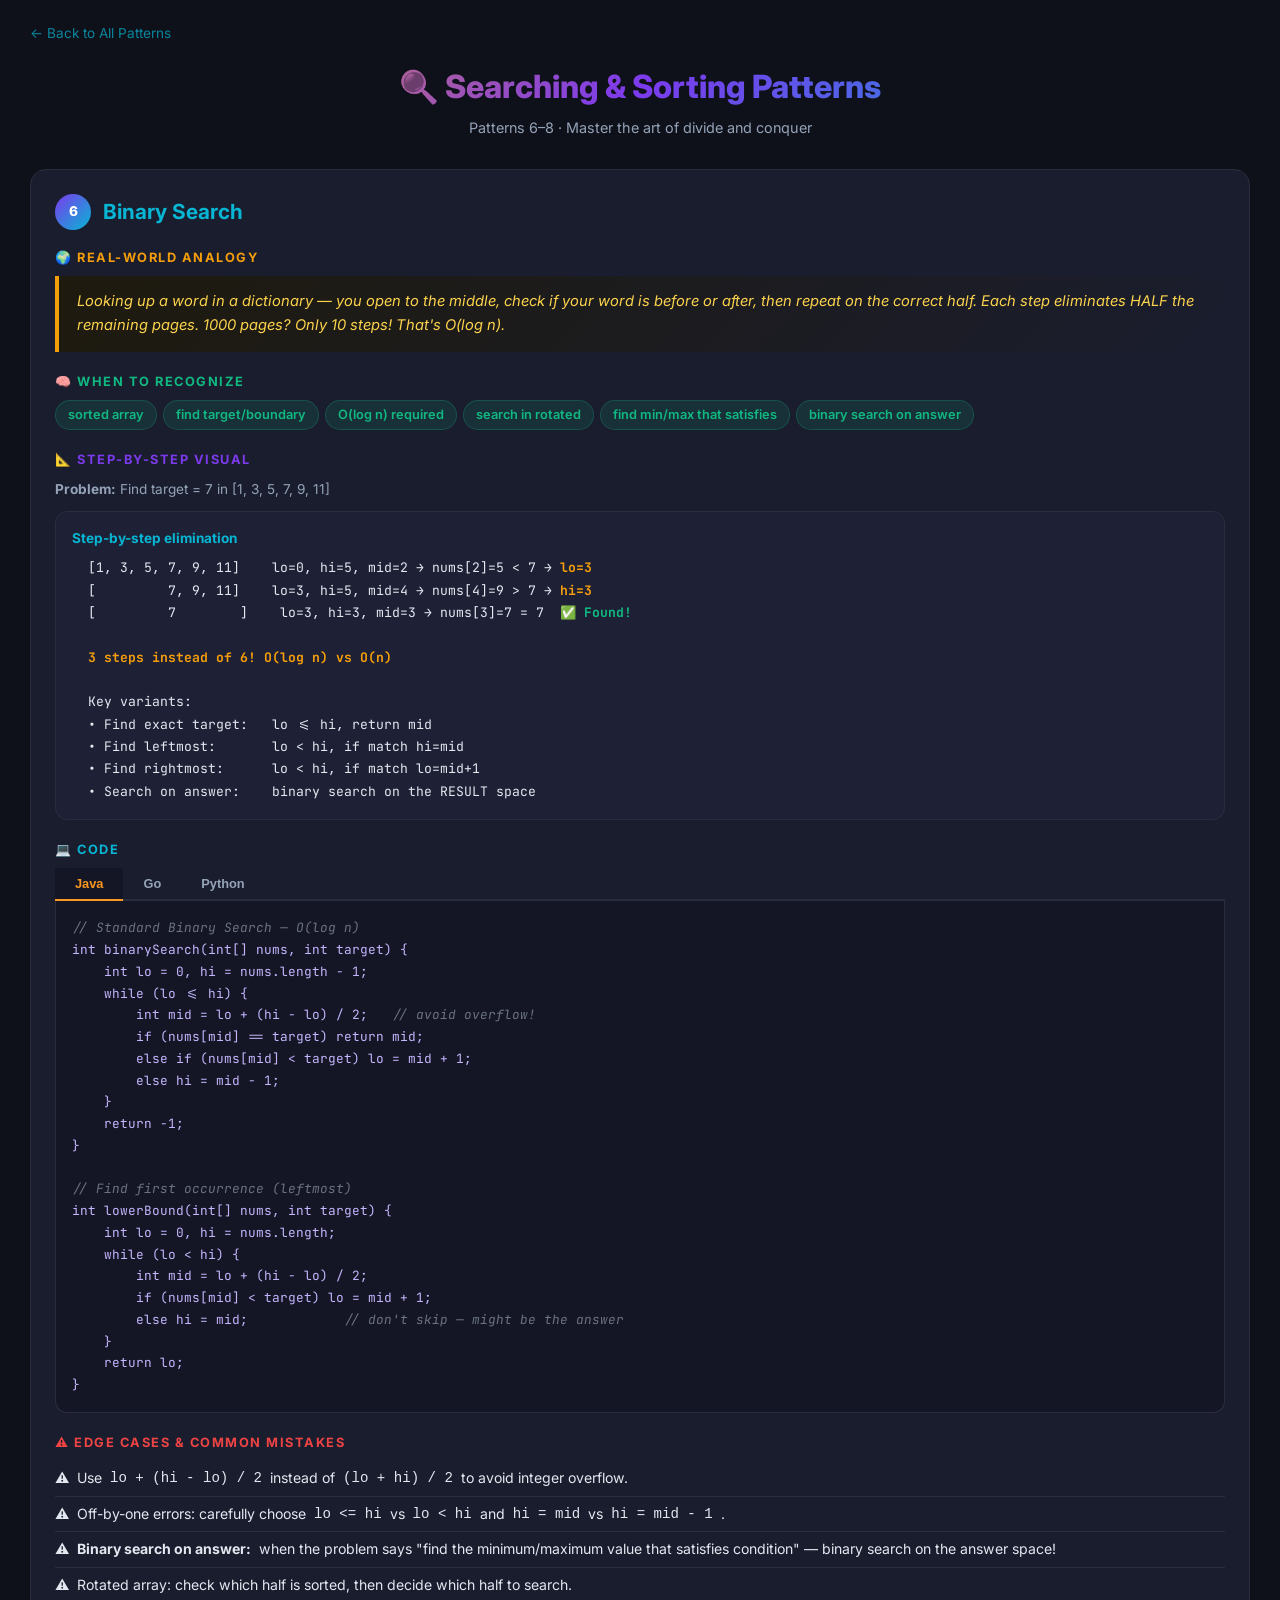
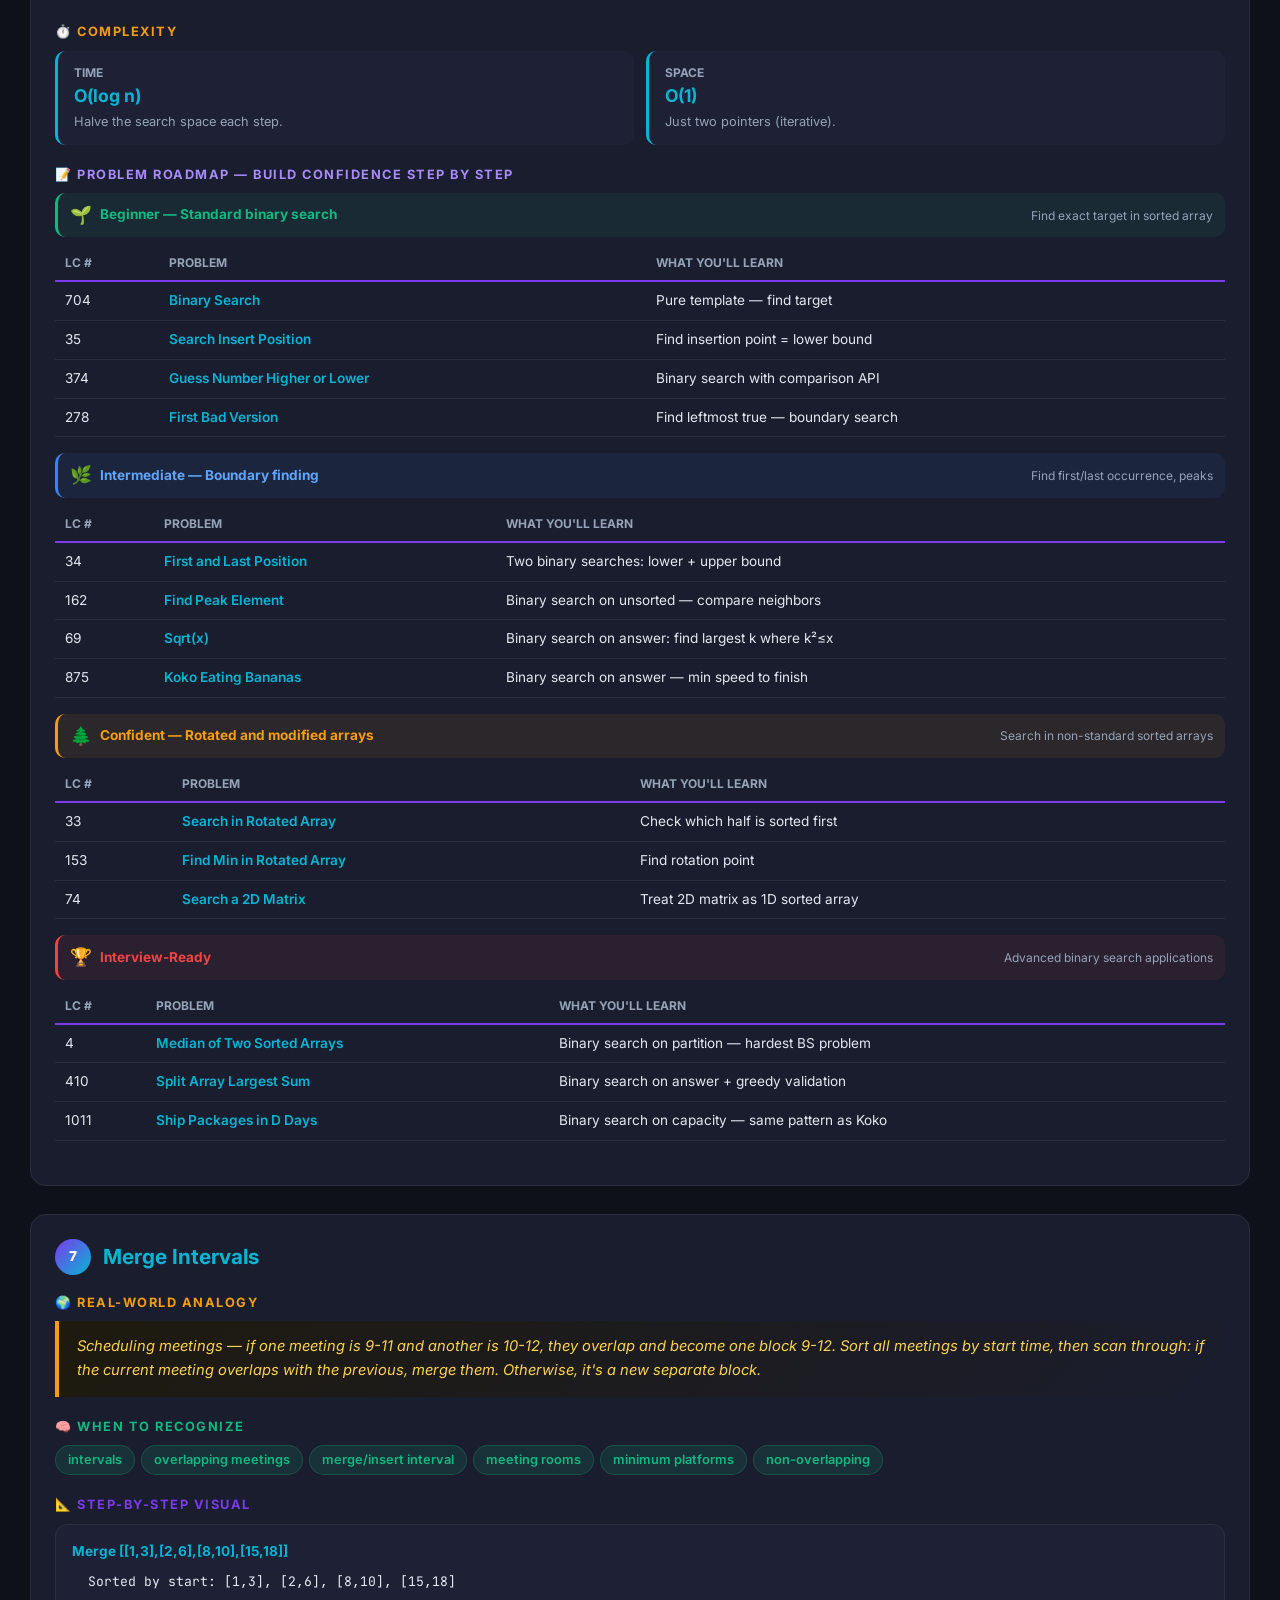
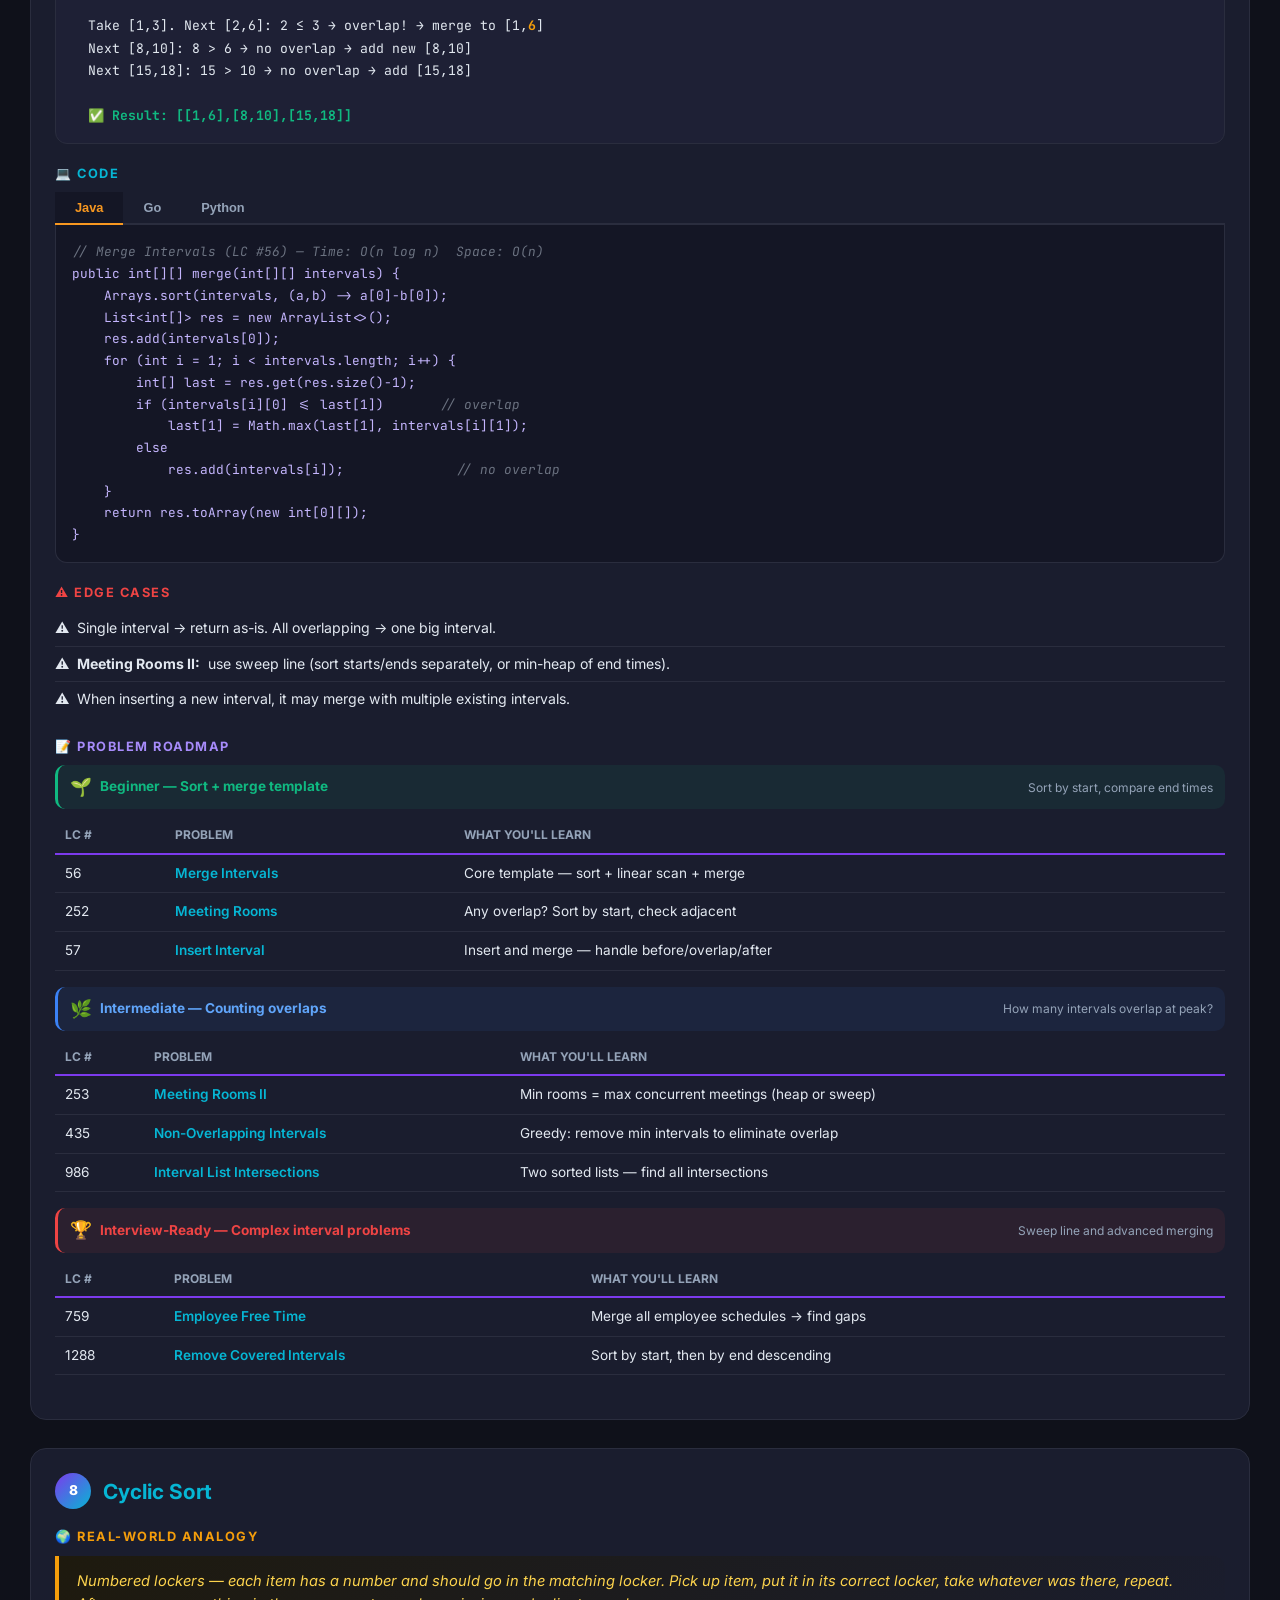
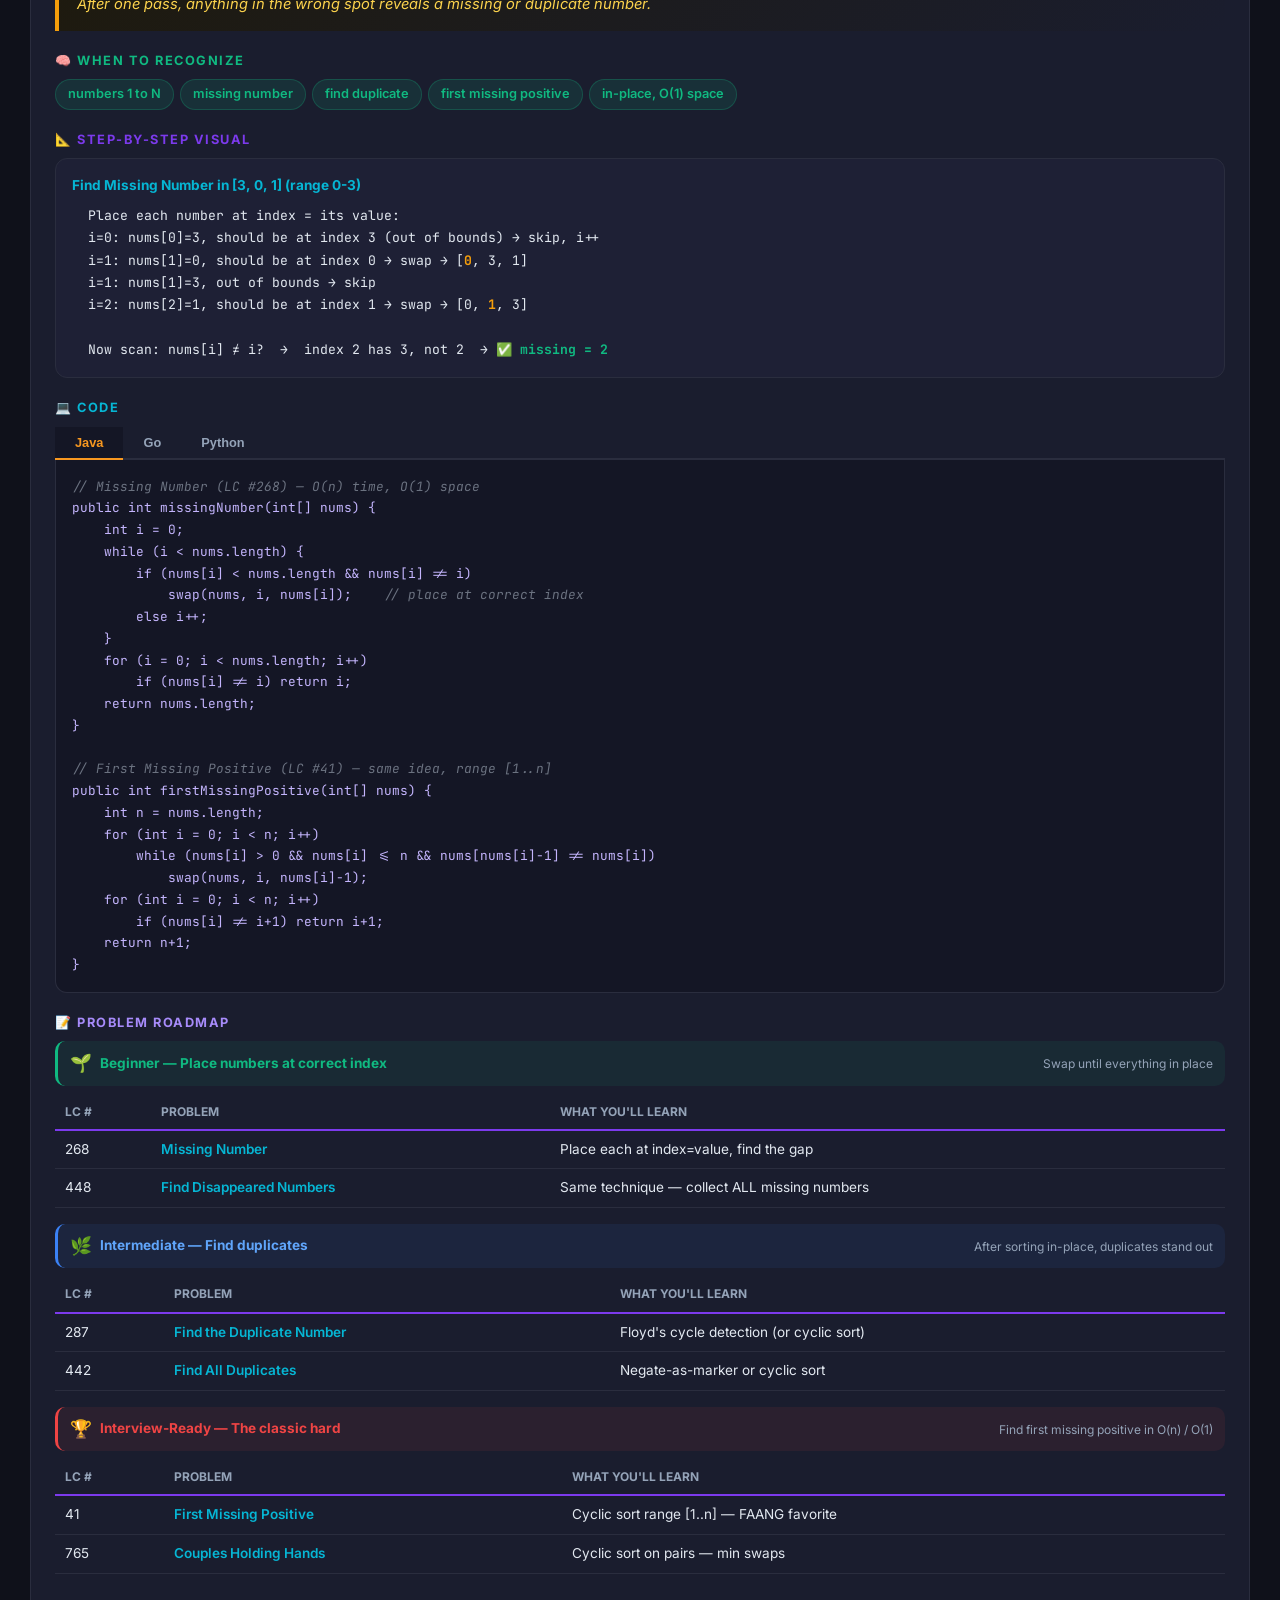
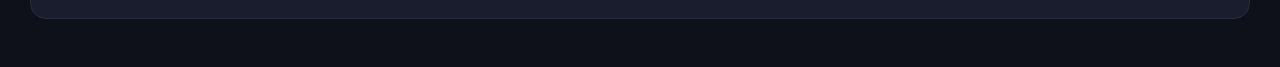
<file: topics/dsa_patterns/02_search_sort.html>
<!DOCTYPE html>
<html lang="en">
<head>
<meta charset="UTF-8">
<meta name="viewport" content="width=device-width, initial-scale=1.0">
<title>DSA Patterns — Searching & Sorting | Zero to Interview-Ready</title>
<link href="https://fonts.googleapis.com/css2?family=Inter:wght@400;600;700;800&family=JetBrains+Mono:wght@400;600&display=swap" rel="stylesheet">
<link rel="stylesheet" href="styles.css">
</head>
<body>
<a class="back-link" href="index.html">← Back to All Patterns</a>
<h1>🔍 Searching & Sorting Patterns</h1>
<p class="subtitle">Patterns 6–8 · Master the art of divide and conquer</p>

<!-- ═══════════════════════ PATTERN 6: BINARY SEARCH ═══════════════════════ -->
<div class="pattern" id="binary-search">
<div class="pattern-header"><div class="pattern-num">6</div><div class="pattern-title">Binary Search</div></div>

<div class="section"><div class="section-label analogy">🌍 Real-World Analogy</div>
<div class="analogy-box">Looking up a word in a dictionary — you open to the middle, check if your word is before or after, then repeat on the correct half. Each step eliminates HALF the remaining pages. 1000 pages? Only 10 steps! That's O(log n).</div></div>

<div class="section"><div class="section-label recognize">🧠 When To Recognize</div>
<div class="keyword-list"><span class="keyword">sorted array</span><span class="keyword">find target/boundary</span><span class="keyword">O(log n) required</span><span class="keyword">search in rotated</span><span class="keyword">find min/max that satisfies</span><span class="keyword">binary search on answer</span></div></div>

<div class="section"><div class="section-label visual">📐 Step-by-Step Visual</div>
<p style="color:var(--dim);font-size:.85rem;margin-bottom:10px"><strong>Problem:</strong> Find target = 7 in [1, 3, 5, 7, 9, 11]</p>
<div class="step-box"><div class="step-title">Step-by-step elimination</div><pre>
  [1, 3, 5, 7, 9, 11]    lo=0, hi=5, mid=2 → nums[2]=5 &lt; 7 → <span class="highlight">lo=3</span>
  [         7, 9, 11]    lo=3, hi=5, mid=4 → nums[4]=9 &gt; 7 → <span class="highlight">hi=3</span>
  [         7        ]    lo=3, hi=3, mid=3 → nums[3]=7 = 7  <span class="result">✅ Found!</span>
  
  <span class="highlight">3 steps instead of 6! O(log n) vs O(n)</span>
  
  Key variants:
  • Find exact target:   lo &lt;= hi, return mid
  • Find leftmost:       lo &lt; hi, if match hi=mid
  • Find rightmost:      lo &lt; hi, if match lo=mid+1
  • Search on answer:    binary search on the RESULT space
</pre></div></div>

<div class="section"><div class="section-label code">💻 Code</div>
<div class="code-tabs">
<button class="code-tab java-tab active" data-lang="java">Java</button>
<button class="code-tab go-tab" data-lang="go">Go</button>
<button class="code-tab python-tab" data-lang="python">Python</button>
</div>
<div class="code-panel java active"><pre>
<span class="comment">// Standard Binary Search — O(log n)</span>
int binarySearch(int[] nums, int target) {
    int lo = 0, hi = nums.length - 1;
    while (lo &lt;= hi) {
        int mid = lo + (hi - lo) / 2;   <span class="comment">// avoid overflow!</span>
        if (nums[mid] == target) return mid;
        else if (nums[mid] &lt; target) lo = mid + 1;
        else hi = mid - 1;
    }
    return -1;
}

<span class="comment">// Find first occurrence (leftmost)</span>
int lowerBound(int[] nums, int target) {
    int lo = 0, hi = nums.length;
    while (lo &lt; hi) {
        int mid = lo + (hi - lo) / 2;
        if (nums[mid] &lt; target) lo = mid + 1;
        else hi = mid;            <span class="comment">// don't skip — might be the answer</span>
    }
    return lo;
}
</pre></div>
<div class="code-panel go"><pre>
func binarySearch(nums []int, target int) int {
    lo, hi := 0, len(nums)-1
    for lo <= hi {
        mid := lo + (hi-lo)/2
        if nums[mid] == target { return mid }
        if nums[mid] < target { lo = mid+1 } else { hi = mid-1 }
    }
    return -1
}
</pre></div>
<div class="code-panel python"><pre>
def binary_search(nums, target):
    lo, hi = 0, len(nums) - 1
    while lo <= hi:
        mid = (lo + hi) // 2
        if nums[mid] == target: return mid
        elif nums[mid] < target: lo = mid + 1
        else: hi = mid - 1
    return -1

<span class="comment"># Python has bisect module:</span>
<span class="comment"># bisect.bisect_left(nums, target)  — lower bound</span>
<span class="comment"># bisect.bisect_right(nums, target) — upper bound</span>
</pre></div></div>

<div class="section"><div class="section-label edge">⚠️ Edge Cases & Common Mistakes</div>
<ul class="edge-list">
<li>Use <code>lo + (hi - lo) / 2</code> instead of <code>(lo + hi) / 2</code> to avoid integer overflow.</li>
<li>Off-by-one errors: carefully choose <code>lo <= hi</code> vs <code>lo < hi</code> and <code>hi = mid</code> vs <code>hi = mid - 1</code>.</li>
<li><strong>Binary search on answer:</strong> when the problem says "find the minimum/maximum value that satisfies condition" — binary search on the answer space!</li>
<li>Rotated array: check which half is sorted, then decide which half to search.</li>
</ul></div>

<div class="section"><div class="section-label complexity">⏱️ Complexity</div>
<div class="complexity-grid">
<div class="complexity-card"><div class="label">Time</div><div class="value">O(log n)</div><div class="explain">Halve the search space each step.</div></div>
<div class="complexity-card"><div class="label">Space</div><div class="value">O(1)</div><div class="explain">Just two pointers (iterative).</div></div>
</div></div>

<div class="section"><div class="section-label problems">📝 Problem Roadmap — Build Confidence Step by Step</div>
<div class="tier tier-beginner">
<div class="tier-header"><span class="tier-emoji">🌱</span> Beginner — Standard binary search<div class="tier-desc">Find exact target in sorted array</div></div>
<table class="problem-table"><tr><th>LC #</th><th>Problem</th><th>What You'll Learn</th></tr>
<tr><td>704</td><td><a href="https://leetcode.com/problems/binary-search/" target="_blank">Binary Search</a></td><td>Pure template — find target</td></tr>
<tr><td>35</td><td><a href="https://leetcode.com/problems/search-insert-position/" target="_blank">Search Insert Position</a></td><td>Find insertion point = lower bound</td></tr>
<tr><td>374</td><td><a href="https://leetcode.com/problems/guess-number-higher-or-lower/" target="_blank">Guess Number Higher or Lower</a></td><td>Binary search with comparison API</td></tr>
<tr><td>278</td><td><a href="https://leetcode.com/problems/first-bad-version/" target="_blank">First Bad Version</a></td><td>Find leftmost true — boundary search</td></tr>
</table></div>
<div class="tier tier-intermediate">
<div class="tier-header"><span class="tier-emoji">🌿</span> Intermediate — Boundary finding<div class="tier-desc">Find first/last occurrence, peaks</div></div>
<table class="problem-table"><tr><th>LC #</th><th>Problem</th><th>What You'll Learn</th></tr>
<tr><td>34</td><td><a href="https://leetcode.com/problems/find-first-and-last-position-of-element-in-sorted-array/" target="_blank">First and Last Position</a></td><td>Two binary searches: lower + upper bound</td></tr>
<tr><td>162</td><td><a href="https://leetcode.com/problems/find-peak-element/" target="_blank">Find Peak Element</a></td><td>Binary search on unsorted — compare neighbors</td></tr>
<tr><td>69</td><td><a href="https://leetcode.com/problems/sqrtx/" target="_blank">Sqrt(x)</a></td><td>Binary search on answer: find largest k where k²≤x</td></tr>
<tr><td>875</td><td><a href="https://leetcode.com/problems/koko-eating-bananas/" target="_blank">Koko Eating Bananas</a></td><td>Binary search on answer — min speed to finish</td></tr>
</table></div>
<div class="tier tier-confident">
<div class="tier-header"><span class="tier-emoji">🌲</span> Confident — Rotated and modified arrays<div class="tier-desc">Search in non-standard sorted arrays</div></div>
<table class="problem-table"><tr><th>LC #</th><th>Problem</th><th>What You'll Learn</th></tr>
<tr><td>33</td><td><a href="https://leetcode.com/problems/search-in-rotated-sorted-array/" target="_blank">Search in Rotated Array</a></td><td>Check which half is sorted first</td></tr>
<tr><td>153</td><td><a href="https://leetcode.com/problems/find-minimum-in-rotated-sorted-array/" target="_blank">Find Min in Rotated Array</a></td><td>Find rotation point</td></tr>
<tr><td>74</td><td><a href="https://leetcode.com/problems/search-a-2d-matrix/" target="_blank">Search a 2D Matrix</a></td><td>Treat 2D matrix as 1D sorted array</td></tr>
</table></div>
<div class="tier tier-interview">
<div class="tier-header"><span class="tier-emoji">🏆</span> Interview-Ready<div class="tier-desc">Advanced binary search applications</div></div>
<table class="problem-table"><tr><th>LC #</th><th>Problem</th><th>What You'll Learn</th></tr>
<tr><td>4</td><td><a href="https://leetcode.com/problems/median-of-two-sorted-arrays/" target="_blank">Median of Two Sorted Arrays</a></td><td>Binary search on partition — hardest BS problem</td></tr>
<tr><td>410</td><td><a href="https://leetcode.com/problems/split-array-largest-sum/" target="_blank">Split Array Largest Sum</a></td><td>Binary search on answer + greedy validation</td></tr>
<tr><td>1011</td><td><a href="https://leetcode.com/problems/capacity-to-ship-packages-within-d-days/" target="_blank">Ship Packages in D Days</a></td><td>Binary search on capacity — same pattern as Koko</td></tr>
</table></div>
</div></div>

<!-- ═══════════════════════ PATTERN 7: MERGE INTERVALS ═══════════════════════ -->
<div class="pattern" id="merge-intervals">
<div class="pattern-header"><div class="pattern-num">7</div><div class="pattern-title">Merge Intervals</div></div>

<div class="section"><div class="section-label analogy">🌍 Real-World Analogy</div>
<div class="analogy-box">Scheduling meetings — if one meeting is 9-11 and another is 10-12, they overlap and become one block 9-12. Sort all meetings by start time, then scan through: if the current meeting overlaps with the previous, merge them. Otherwise, it's a new separate block.</div></div>

<div class="section"><div class="section-label recognize">🧠 When To Recognize</div>
<div class="keyword-list"><span class="keyword">intervals</span><span class="keyword">overlapping meetings</span><span class="keyword">merge/insert interval</span><span class="keyword">meeting rooms</span><span class="keyword">minimum platforms</span><span class="keyword">non-overlapping</span></div></div>

<div class="section"><div class="section-label visual">📐 Step-by-Step Visual</div>
<div class="step-box"><div class="step-title">Merge [[1,3],[2,6],[8,10],[15,18]]</div><pre>
  Sorted by start: [1,3], [2,6], [8,10], [15,18]
  
  Take [1,3]. Next [2,6]: 2 ≤ 3 → overlap! → merge to [1,<span class="highlight">6</span>]
  Next [8,10]: 8 &gt; 6 → no overlap → add new [8,10]
  Next [15,18]: 15 &gt; 10 → no overlap → add [15,18]
  
  <span class="result">✅ Result: [[1,6],[8,10],[15,18]]</span>
</pre></div></div>

<div class="section"><div class="section-label code">💻 Code</div>
<div class="code-tabs">
<button class="code-tab java-tab active" data-lang="java">Java</button>
<button class="code-tab go-tab" data-lang="go">Go</button>
<button class="code-tab python-tab" data-lang="python">Python</button>
</div>
<div class="code-panel java active"><pre>
<span class="comment">// Merge Intervals (LC #56) — Time: O(n log n)  Space: O(n)</span>
public int[][] merge(int[][] intervals) {
    Arrays.sort(intervals, (a,b) -> a[0]-b[0]);
    List&lt;int[]&gt; res = new ArrayList&lt;&gt;();
    res.add(intervals[0]);
    for (int i = 1; i &lt; intervals.length; i++) {
        int[] last = res.get(res.size()-1);
        if (intervals[i][0] &lt;= last[1])       <span class="comment">// overlap</span>
            last[1] = Math.max(last[1], intervals[i][1]);
        else
            res.add(intervals[i]);              <span class="comment">// no overlap</span>
    }
    return res.toArray(new int[0][]);
}
</pre></div>
<div class="code-panel go"><pre>
func merge(intervals [][]int) [][]int {
    sort.Slice(intervals, func(i,j int) bool { return intervals[i][0] < intervals[j][0] })
    res := [][]int{intervals[0]}
    for _, iv := range intervals[1:] {
        last := res[len(res)-1]
        if iv[0] <= last[1] {
            last[1] = max(last[1], iv[1])
        } else {
            res = append(res, iv)
        }
    }
    return res
}
</pre></div>
<div class="code-panel python"><pre>
def merge(intervals):
    intervals.sort(key=lambda x: x[0])
    res = [intervals[0]]
    for start, end in intervals[1:]:
        if start <= res[-1][1]:
            res[-1][1] = max(res[-1][1], end)
        else:
            res.append([start, end])
    return res
</pre></div></div>

<div class="section"><div class="section-label edge">⚠️ Edge Cases</div>
<ul class="edge-list">
<li>Single interval → return as-is. All overlapping → one big interval.</li>
<li><strong>Meeting Rooms II:</strong> use sweep line (sort starts/ends separately, or min-heap of end times).</li>
<li>When inserting a new interval, it may merge with multiple existing intervals.</li>
</ul></div>

<div class="section"><div class="section-label problems">📝 Problem Roadmap</div>
<div class="tier tier-beginner">
<div class="tier-header"><span class="tier-emoji">🌱</span> Beginner — Sort + merge template<div class="tier-desc">Sort by start, compare end times</div></div>
<table class="problem-table"><tr><th>LC #</th><th>Problem</th><th>What You'll Learn</th></tr>
<tr><td>56</td><td><a href="https://leetcode.com/problems/merge-intervals/" target="_blank">Merge Intervals</a></td><td>Core template — sort + linear scan + merge</td></tr>
<tr><td>252</td><td><a href="https://leetcode.com/problems/meeting-rooms/" target="_blank">Meeting Rooms</a></td><td>Any overlap? Sort by start, check adjacent</td></tr>
<tr><td>57</td><td><a href="https://leetcode.com/problems/insert-interval/" target="_blank">Insert Interval</a></td><td>Insert and merge — handle before/overlap/after</td></tr>
</table></div>
<div class="tier tier-intermediate">
<div class="tier-header"><span class="tier-emoji">🌿</span> Intermediate — Counting overlaps<div class="tier-desc">How many intervals overlap at peak?</div></div>
<table class="problem-table"><tr><th>LC #</th><th>Problem</th><th>What You'll Learn</th></tr>
<tr><td>253</td><td><a href="https://leetcode.com/problems/meeting-rooms-ii/" target="_blank">Meeting Rooms II</a></td><td>Min rooms = max concurrent meetings (heap or sweep)</td></tr>
<tr><td>435</td><td><a href="https://leetcode.com/problems/non-overlapping-intervals/" target="_blank">Non-Overlapping Intervals</a></td><td>Greedy: remove min intervals to eliminate overlap</td></tr>
<tr><td>986</td><td><a href="https://leetcode.com/problems/interval-list-intersections/" target="_blank">Interval List Intersections</a></td><td>Two sorted lists — find all intersections</td></tr>
</table></div>
<div class="tier tier-interview">
<div class="tier-header"><span class="tier-emoji">🏆</span> Interview-Ready — Complex interval problems<div class="tier-desc">Sweep line and advanced merging</div></div>
<table class="problem-table"><tr><th>LC #</th><th>Problem</th><th>What You'll Learn</th></tr>
<tr><td>759</td><td><a href="https://leetcode.com/problems/employee-free-time/" target="_blank">Employee Free Time</a></td><td>Merge all employee schedules → find gaps</td></tr>
<tr><td>1288</td><td><a href="https://leetcode.com/problems/remove-covered-intervals/" target="_blank">Remove Covered Intervals</a></td><td>Sort by start, then by end descending</td></tr>
</table></div>
</div></div>

<!-- ═══════════════════════ PATTERN 8: CYCLIC SORT ═══════════════════════ -->
<div class="pattern" id="cyclic-sort">
<div class="pattern-header"><div class="pattern-num">8</div><div class="pattern-title">Cyclic Sort</div></div>

<div class="section"><div class="section-label analogy">🌍 Real-World Analogy</div>
<div class="analogy-box">Numbered lockers — each item has a number and should go in the matching locker. Pick up item, put it in its correct locker, take whatever was there, repeat. After one pass, anything in the wrong spot reveals a missing or duplicate number.</div></div>

<div class="section"><div class="section-label recognize">🧠 When To Recognize</div>
<div class="keyword-list"><span class="keyword">numbers 1 to N</span><span class="keyword">missing number</span><span class="keyword">find duplicate</span><span class="keyword">first missing positive</span><span class="keyword">in-place, O(1) space</span></div></div>

<div class="section"><div class="section-label visual">📐 Step-by-Step Visual</div>
<div class="step-box"><div class="step-title">Find Missing Number in [3, 0, 1] (range 0-3)</div><pre>
  Place each number at index = its value:
  i=0: nums[0]=3, should be at index 3 (out of bounds) → skip, i++
  i=1: nums[1]=0, should be at index 0 → swap → [<span class="highlight">0</span>, 3, 1]
  i=1: nums[1]=3, out of bounds → skip
  i=2: nums[2]=1, should be at index 1 → swap → [0, <span class="highlight">1</span>, 3]
  
  Now scan: nums[i] ≠ i?  →  index 2 has 3, not 2  → <span class="result">✅ missing = 2</span>
</pre></div></div>

<div class="section"><div class="section-label code">💻 Code</div>
<div class="code-tabs">
<button class="code-tab java-tab active" data-lang="java">Java</button>
<button class="code-tab go-tab" data-lang="go">Go</button>
<button class="code-tab python-tab" data-lang="python">Python</button>
</div>
<div class="code-panel java active"><pre>
<span class="comment">// Missing Number (LC #268) — O(n) time, O(1) space</span>
public int missingNumber(int[] nums) {
    int i = 0;
    while (i &lt; nums.length) {
        if (nums[i] &lt; nums.length &amp;&amp; nums[i] != i)
            swap(nums, i, nums[i]);    <span class="comment">// place at correct index</span>
        else i++;
    }
    for (i = 0; i &lt; nums.length; i++)
        if (nums[i] != i) return i;
    return nums.length;
}

<span class="comment">// First Missing Positive (LC #41) — same idea, range [1..n]</span>
public int firstMissingPositive(int[] nums) {
    int n = nums.length;
    for (int i = 0; i &lt; n; i++)
        while (nums[i] &gt; 0 &amp;&amp; nums[i] &lt;= n &amp;&amp; nums[nums[i]-1] != nums[i])
            swap(nums, i, nums[i]-1);
    for (int i = 0; i &lt; n; i++)
        if (nums[i] != i+1) return i+1;
    return n+1;
}
</pre></div>
<div class="code-panel go"><pre>
func missingNumber(nums []int) int {
    for i := 0; i < len(nums); {
        if nums[i] < len(nums) && nums[i] != i {
            nums[i], nums[nums[i]] = nums[nums[i]], nums[i]
        } else { i++ }
    }
    for i, n := range nums { if n != i { return i } }
    return len(nums)
}
</pre></div>
<div class="code-panel python"><pre>
def missing_number(nums):
    i, n = 0, len(nums)
    while i < n:
        if nums[i] < n and nums[i] != i:
            nums[nums[i]], nums[i] = nums[i], nums[nums[i]]
        else:
            i += 1
    for i in range(n):
        if nums[i] != i: return i
    return n
</pre></div></div>

<div class="section"><div class="section-label problems">📝 Problem Roadmap</div>
<div class="tier tier-beginner">
<div class="tier-header"><span class="tier-emoji">🌱</span> Beginner — Place numbers at correct index<div class="tier-desc">Swap until everything in place</div></div>
<table class="problem-table"><tr><th>LC #</th><th>Problem</th><th>What You'll Learn</th></tr>
<tr><td>268</td><td><a href="https://leetcode.com/problems/missing-number/" target="_blank">Missing Number</a></td><td>Place each at index=value, find the gap</td></tr>
<tr><td>448</td><td><a href="https://leetcode.com/problems/find-all-numbers-disappeared-in-an-array/" target="_blank">Find Disappeared Numbers</a></td><td>Same technique — collect ALL missing numbers</td></tr>
</table></div>
<div class="tier tier-intermediate">
<div class="tier-header"><span class="tier-emoji">🌿</span> Intermediate — Find duplicates<div class="tier-desc">After sorting in-place, duplicates stand out</div></div>
<table class="problem-table"><tr><th>LC #</th><th>Problem</th><th>What You'll Learn</th></tr>
<tr><td>287</td><td><a href="https://leetcode.com/problems/find-the-duplicate-number/" target="_blank">Find the Duplicate Number</a></td><td>Floyd's cycle detection (or cyclic sort)</td></tr>
<tr><td>442</td><td><a href="https://leetcode.com/problems/find-all-duplicates-in-an-array/" target="_blank">Find All Duplicates</a></td><td>Negate-as-marker or cyclic sort</td></tr>
</table></div>
<div class="tier tier-interview">
<div class="tier-header"><span class="tier-emoji">🏆</span> Interview-Ready — The classic hard<div class="tier-desc">Find first missing positive in O(n) / O(1)</div></div>
<table class="problem-table"><tr><th>LC #</th><th>Problem</th><th>What You'll Learn</th></tr>
<tr><td>41</td><td><a href="https://leetcode.com/problems/first-missing-positive/" target="_blank">First Missing Positive</a></td><td>Cyclic sort range [1..n] — FAANG favorite</td></tr>
<tr><td>765</td><td><a href="https://leetcode.com/problems/couples-holding-hands/" target="_blank">Couples Holding Hands</a></td><td>Cyclic sort on pairs — min swaps</td></tr>
</table></div>
</div></div>

<script src="tabs.js"></script>
</body>
</html>
</file>
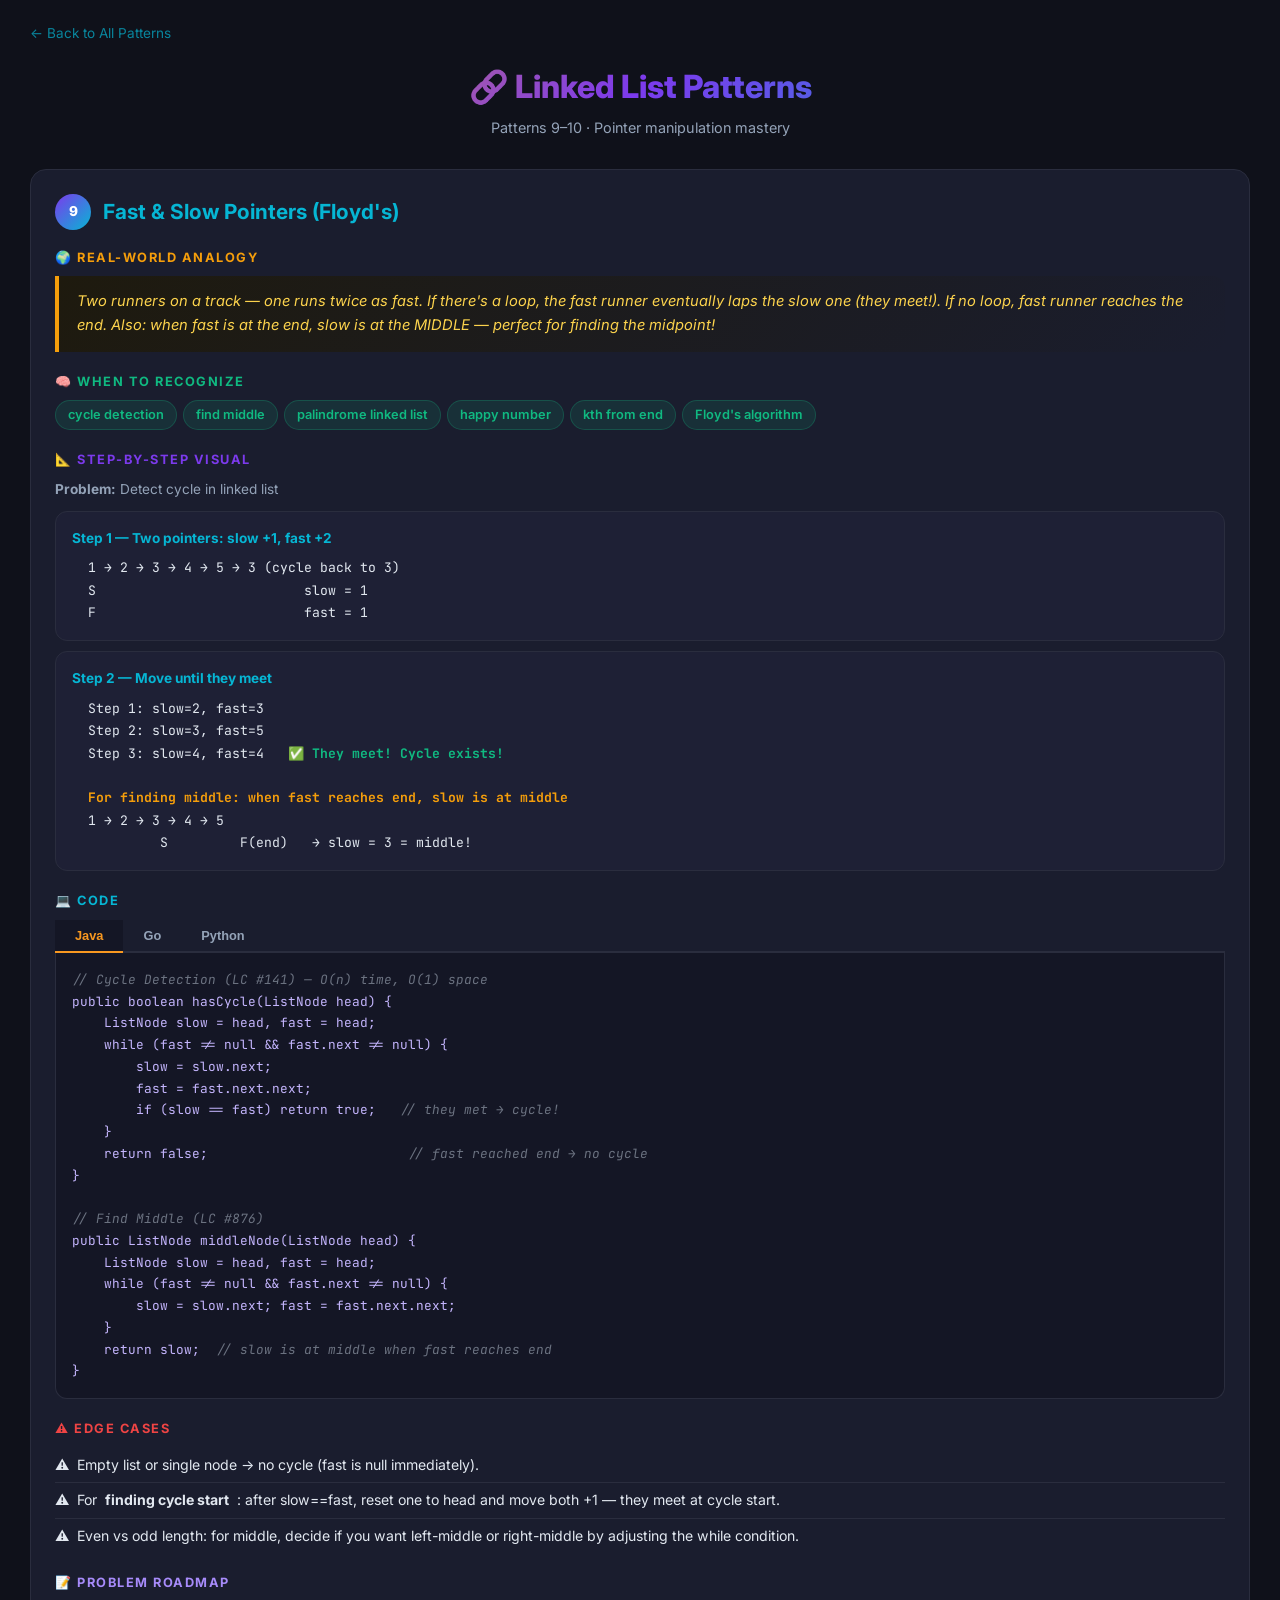
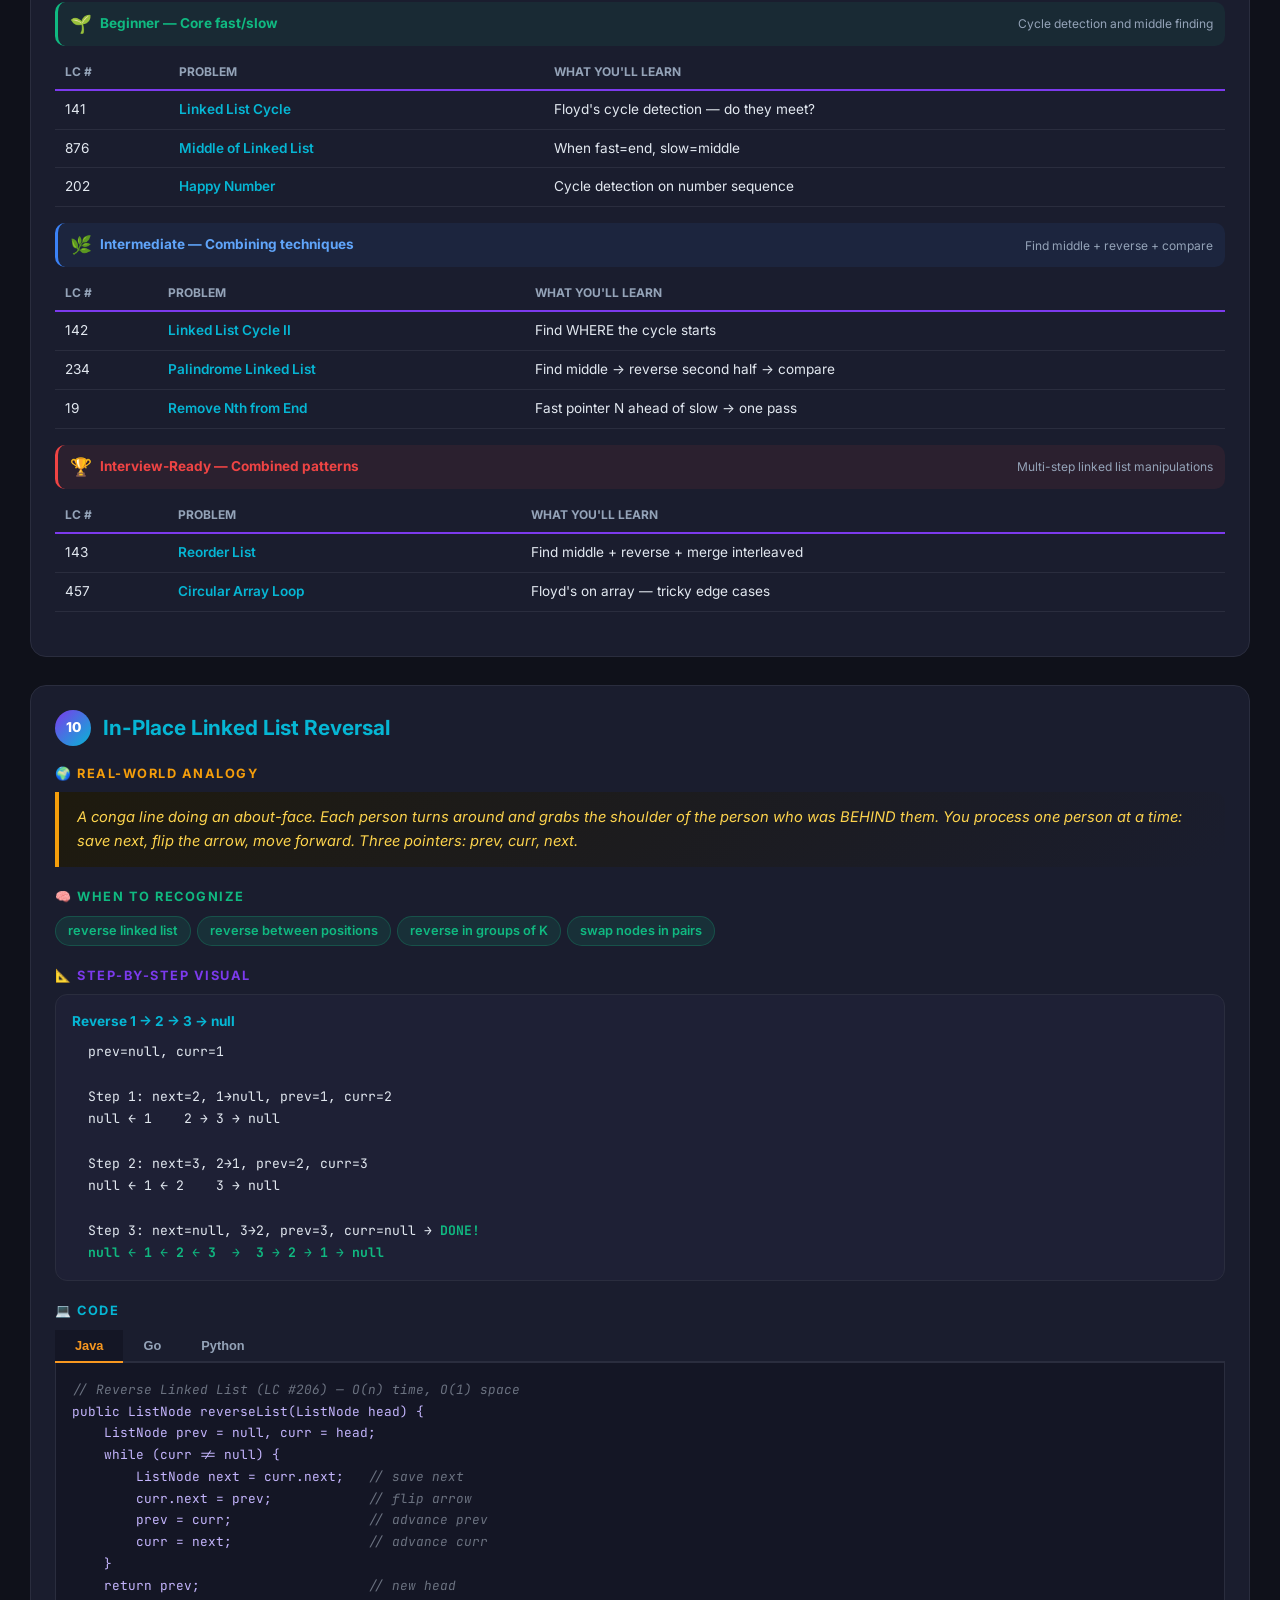
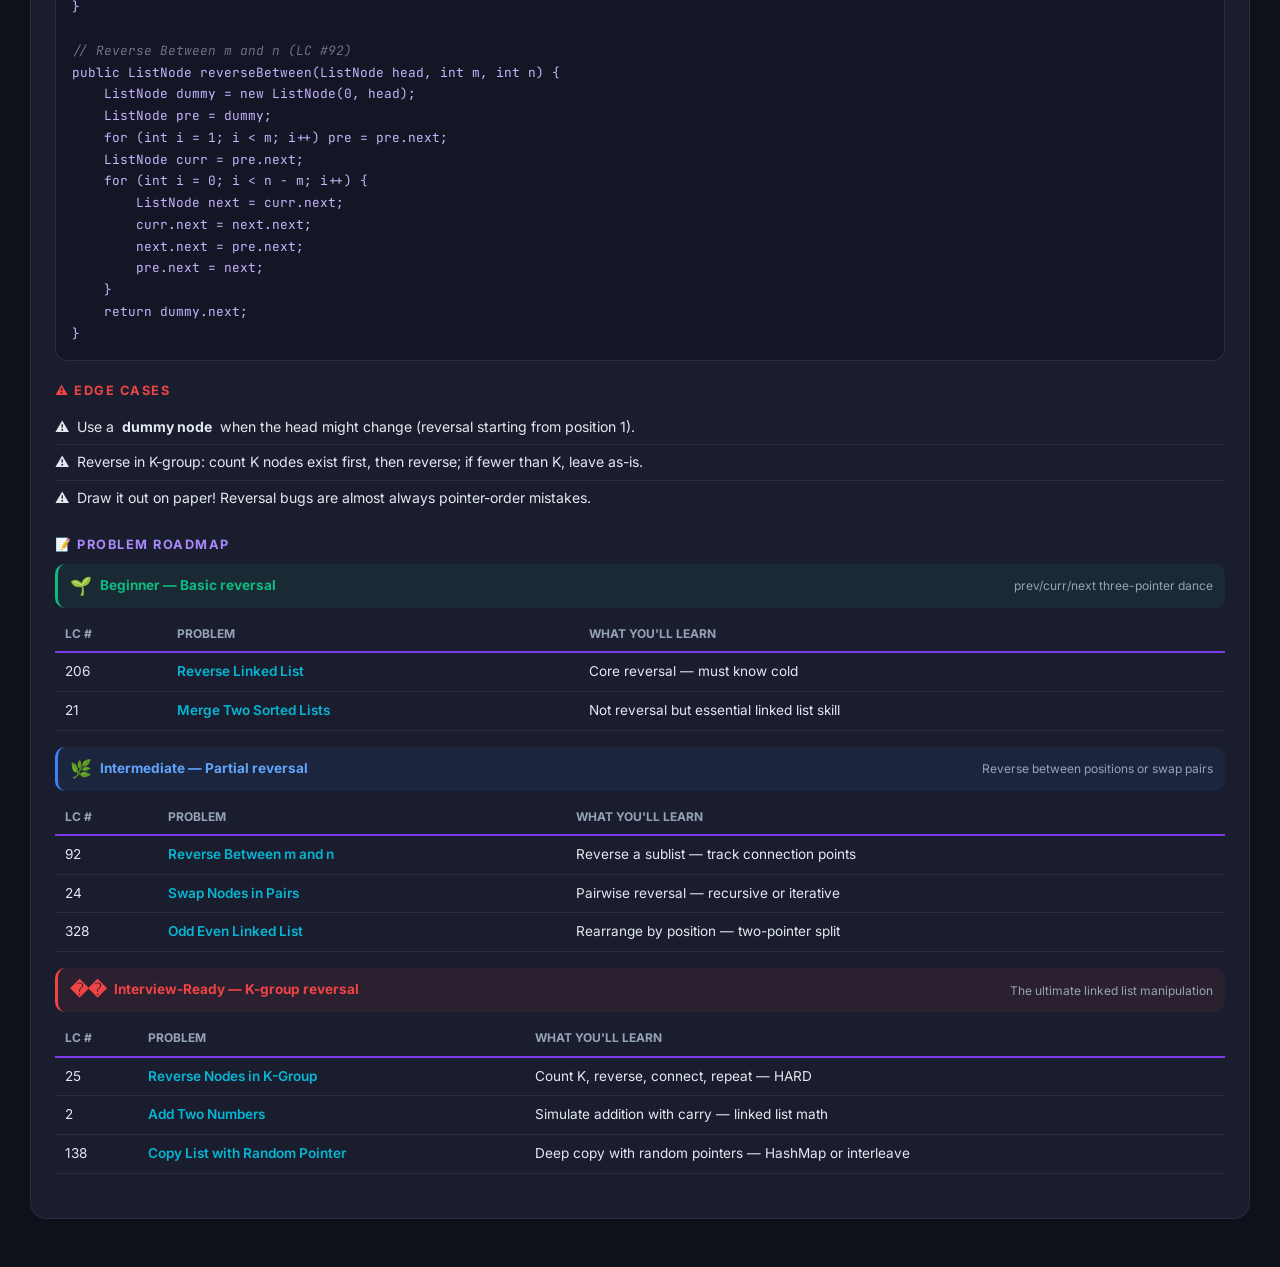
<file: topics/dsa_patterns/03_linked_list.html>
<!DOCTYPE html>
<html lang="en">
<head>
<meta charset="UTF-8">
<meta name="viewport" content="width=device-width, initial-scale=1.0">
<title>DSA Patterns — Linked List | Zero to Interview-Ready</title>
<link href="https://fonts.googleapis.com/css2?family=Inter:wght@400;600;700;800&family=JetBrains+Mono:wght@400;600&display=swap" rel="stylesheet">
<link rel="stylesheet" href="styles.css">
</head>
<body>
<a class="back-link" href="index.html">← Back to All Patterns</a>
<h1>🔗 Linked List Patterns</h1>
<p class="subtitle">Patterns 9–10 · Pointer manipulation mastery</p>

<!-- ═══════════════════════ PATTERN 9: FAST & SLOW POINTERS ═══════════════════════ -->
<div class="pattern" id="fast-slow">
<div class="pattern-header"><div class="pattern-num">9</div><div class="pattern-title">Fast & Slow Pointers (Floyd's)</div></div>

<div class="section"><div class="section-label analogy">🌍 Real-World Analogy</div>
<div class="analogy-box">Two runners on a track — one runs twice as fast. If there's a loop, the fast runner eventually laps the slow one (they meet!). If no loop, fast runner reaches the end. Also: when fast is at the end, slow is at the MIDDLE — perfect for finding the midpoint!</div></div>

<div class="section"><div class="section-label recognize">🧠 When To Recognize</div>
<div class="keyword-list"><span class="keyword">cycle detection</span><span class="keyword">find middle</span><span class="keyword">palindrome linked list</span><span class="keyword">happy number</span><span class="keyword">kth from end</span><span class="keyword">Floyd's algorithm</span></div></div>

<div class="section"><div class="section-label visual">📐 Step-by-Step Visual</div>
<p style="color:var(--dim);font-size:.85rem;margin-bottom:10px"><strong>Problem:</strong> Detect cycle in linked list</p>
<div class="step-box"><div class="step-title">Step 1 — Two pointers: slow +1, fast +2</div><pre>
  1 → 2 → 3 → 4 → 5 → 3 (cycle back to 3)
  S                          slow = 1
  F                          fast = 1
</pre></div>
<div class="step-box"><div class="step-title">Step 2 — Move until they meet</div><pre>
  Step 1: slow=2, fast=3
  Step 2: slow=3, fast=5
  Step 3: slow=4, fast=4   <span class="result">✅ They meet! Cycle exists!</span>
  
  <span class="highlight">For finding middle: when fast reaches end, slow is at middle</span>
  1 → 2 → 3 → 4 → 5
           S         F(end)   → slow = 3 = middle!
</pre></div></div>

<div class="section"><div class="section-label code">💻 Code</div>
<div class="code-tabs">
<button class="code-tab java-tab active" data-lang="java">Java</button>
<button class="code-tab go-tab" data-lang="go">Go</button>
<button class="code-tab python-tab" data-lang="python">Python</button>
</div>
<div class="code-panel java active"><pre>
<span class="comment">// Cycle Detection (LC #141) — O(n) time, O(1) space</span>
public boolean hasCycle(ListNode head) {
    ListNode slow = head, fast = head;
    while (fast != null &amp;&amp; fast.next != null) {
        slow = slow.next;
        fast = fast.next.next;
        if (slow == fast) return true;   <span class="comment">// they met → cycle!</span>
    }
    return false;                         <span class="comment">// fast reached end → no cycle</span>
}

<span class="comment">// Find Middle (LC #876)</span>
public ListNode middleNode(ListNode head) {
    ListNode slow = head, fast = head;
    while (fast != null &amp;&amp; fast.next != null) {
        slow = slow.next; fast = fast.next.next;
    }
    return slow;  <span class="comment">// slow is at middle when fast reaches end</span>
}
</pre></div>
<div class="code-panel go"><pre>
func hasCycle(head *ListNode) bool {
    slow, fast := head, head
    for fast != nil && fast.Next != nil {
        slow = slow.Next; fast = fast.Next.Next
        if slow == fast { return true }
    }
    return false
}
func middleNode(head *ListNode) *ListNode {
    slow, fast := head, head
    for fast != nil && fast.Next != nil {
        slow = slow.Next; fast = fast.Next.Next
    }
    return slow
}
</pre></div>
<div class="code-panel python"><pre>
def has_cycle(head):
    slow = fast = head
    while fast and fast.next:
        slow = slow.next; fast = fast.next.next
        if slow == fast: return True
    return False

def middle_node(head):
    slow = fast = head
    while fast and fast.next:
        slow = slow.next; fast = fast.next.next
    return slow
</pre></div></div>

<div class="section"><div class="section-label edge">⚠️ Edge Cases</div>
<ul class="edge-list">
<li>Empty list or single node → no cycle (fast is null immediately).</li>
<li>For <strong>finding cycle start</strong>: after slow==fast, reset one to head and move both +1 — they meet at cycle start.</li>
<li>Even vs odd length: for middle, decide if you want left-middle or right-middle by adjusting the while condition.</li>
</ul></div>

<div class="section"><div class="section-label problems">📝 Problem Roadmap</div>
<div class="tier tier-beginner">
<div class="tier-header"><span class="tier-emoji">🌱</span> Beginner — Core fast/slow<div class="tier-desc">Cycle detection and middle finding</div></div>
<table class="problem-table"><tr><th>LC #</th><th>Problem</th><th>What You'll Learn</th></tr>
<tr><td>141</td><td><a href="https://leetcode.com/problems/linked-list-cycle/" target="_blank">Linked List Cycle</a></td><td>Floyd's cycle detection — do they meet?</td></tr>
<tr><td>876</td><td><a href="https://leetcode.com/problems/middle-of-the-linked-list/" target="_blank">Middle of Linked List</a></td><td>When fast=end, slow=middle</td></tr>
<tr><td>202</td><td><a href="https://leetcode.com/problems/happy-number/" target="_blank">Happy Number</a></td><td>Cycle detection on number sequence</td></tr>
</table></div>
<div class="tier tier-intermediate">
<div class="tier-header"><span class="tier-emoji">🌿</span> Intermediate — Combining techniques<div class="tier-desc">Find middle + reverse + compare</div></div>
<table class="problem-table"><tr><th>LC #</th><th>Problem</th><th>What You'll Learn</th></tr>
<tr><td>142</td><td><a href="https://leetcode.com/problems/linked-list-cycle-ii/" target="_blank">Linked List Cycle II</a></td><td>Find WHERE the cycle starts</td></tr>
<tr><td>234</td><td><a href="https://leetcode.com/problems/palindrome-linked-list/" target="_blank">Palindrome Linked List</a></td><td>Find middle → reverse second half → compare</td></tr>
<tr><td>19</td><td><a href="https://leetcode.com/problems/remove-nth-node-from-end-of-list/" target="_blank">Remove Nth from End</a></td><td>Fast pointer N ahead of slow → one pass</td></tr>
</table></div>
<div class="tier tier-interview">
<div class="tier-header"><span class="tier-emoji">🏆</span> Interview-Ready — Combined patterns<div class="tier-desc">Multi-step linked list manipulations</div></div>
<table class="problem-table"><tr><th>LC #</th><th>Problem</th><th>What You'll Learn</th></tr>
<tr><td>143</td><td><a href="https://leetcode.com/problems/reorder-list/" target="_blank">Reorder List</a></td><td>Find middle + reverse + merge interleaved</td></tr>
<tr><td>457</td><td><a href="https://leetcode.com/problems/circular-array-loop/" target="_blank">Circular Array Loop</a></td><td>Floyd's on array — tricky edge cases</td></tr>
</table></div>
</div></div>

<!-- ═══════════════════════ PATTERN 10: IN-PLACE REVERSAL ═══════════════════════ -->
<div class="pattern" id="linked-list-reversal">
<div class="pattern-header"><div class="pattern-num">10</div><div class="pattern-title">In-Place Linked List Reversal</div></div>

<div class="section"><div class="section-label analogy">🌍 Real-World Analogy</div>
<div class="analogy-box">A conga line doing an about-face. Each person turns around and grabs the shoulder of the person who was BEHIND them. You process one person at a time: save next, flip the arrow, move forward. Three pointers: prev, curr, next.</div></div>

<div class="section"><div class="section-label recognize">🧠 When To Recognize</div>
<div class="keyword-list"><span class="keyword">reverse linked list</span><span class="keyword">reverse between positions</span><span class="keyword">reverse in groups of K</span><span class="keyword">swap nodes in pairs</span></div></div>

<div class="section"><div class="section-label visual">📐 Step-by-Step Visual</div>
<div class="step-box"><div class="step-title">Reverse 1 → 2 → 3 → null</div><pre>
  prev=null, curr=1
  
  Step 1: next=2, 1→null, prev=1, curr=2
  <span class="comment">null ← 1    2 → 3 → null</span>
  
  Step 2: next=3, 2→1, prev=2, curr=3
  <span class="comment">null ← 1 ← 2    3 → null</span>
  
  Step 3: next=null, 3→2, prev=3, curr=null → <span class="result">DONE!</span>
  <span class="result">null ← 1 ← 2 ← 3  →  3 → 2 → 1 → null</span>
</pre></div></div>

<div class="section"><div class="section-label code">💻 Code</div>
<div class="code-tabs">
<button class="code-tab java-tab active" data-lang="java">Java</button>
<button class="code-tab go-tab" data-lang="go">Go</button>
<button class="code-tab python-tab" data-lang="python">Python</button>
</div>
<div class="code-panel java active"><pre>
<span class="comment">// Reverse Linked List (LC #206) — O(n) time, O(1) space</span>
public ListNode reverseList(ListNode head) {
    ListNode prev = null, curr = head;
    while (curr != null) {
        ListNode next = curr.next;   <span class="comment">// save next</span>
        curr.next = prev;            <span class="comment">// flip arrow</span>
        prev = curr;                 <span class="comment">// advance prev</span>
        curr = next;                 <span class="comment">// advance curr</span>
    }
    return prev;                     <span class="comment">// new head</span>
}

<span class="comment">// Reverse Between m and n (LC #92)</span>
public ListNode reverseBetween(ListNode head, int m, int n) {
    ListNode dummy = new ListNode(0, head);
    ListNode pre = dummy;
    for (int i = 1; i &lt; m; i++) pre = pre.next;
    ListNode curr = pre.next;
    for (int i = 0; i &lt; n - m; i++) {
        ListNode next = curr.next;
        curr.next = next.next;
        next.next = pre.next;
        pre.next = next;
    }
    return dummy.next;
}
</pre></div>
<div class="code-panel go"><pre>
func reverseList(head *ListNode) *ListNode {
    var prev *ListNode
    curr := head
    for curr != nil {
        next := curr.Next
        curr.Next = prev
        prev = curr; curr = next
    }
    return prev
}
</pre></div>
<div class="code-panel python"><pre>
def reverse_list(head):
    prev, curr = None, head
    while curr:
        nxt = curr.next
        curr.next = prev
        prev = curr
        curr = nxt
    return prev
</pre></div></div>

<div class="section"><div class="section-label edge">⚠️ Edge Cases</div>
<ul class="edge-list">
<li>Use a <strong>dummy node</strong> when the head might change (reversal starting from position 1).</li>
<li>Reverse in K-group: count K nodes exist first, then reverse; if fewer than K, leave as-is.</li>
<li>Draw it out on paper! Reversal bugs are almost always pointer-order mistakes.</li>
</ul></div>

<div class="section"><div class="section-label problems">📝 Problem Roadmap</div>
<div class="tier tier-beginner">
<div class="tier-header"><span class="tier-emoji">🌱</span> Beginner — Basic reversal<div class="tier-desc">prev/curr/next three-pointer dance</div></div>
<table class="problem-table"><tr><th>LC #</th><th>Problem</th><th>What You'll Learn</th></tr>
<tr><td>206</td><td><a href="https://leetcode.com/problems/reverse-linked-list/" target="_blank">Reverse Linked List</a></td><td>Core reversal — must know cold</td></tr>
<tr><td>21</td><td><a href="https://leetcode.com/problems/merge-two-sorted-lists/" target="_blank">Merge Two Sorted Lists</a></td><td>Not reversal but essential linked list skill</td></tr>
</table></div>
<div class="tier tier-intermediate">
<div class="tier-header"><span class="tier-emoji">🌿</span> Intermediate — Partial reversal<div class="tier-desc">Reverse between positions or swap pairs</div></div>
<table class="problem-table"><tr><th>LC #</th><th>Problem</th><th>What You'll Learn</th></tr>
<tr><td>92</td><td><a href="https://leetcode.com/problems/reverse-linked-list-ii/" target="_blank">Reverse Between m and n</a></td><td>Reverse a sublist — track connection points</td></tr>
<tr><td>24</td><td><a href="https://leetcode.com/problems/swap-nodes-in-pairs/" target="_blank">Swap Nodes in Pairs</a></td><td>Pairwise reversal — recursive or iterative</td></tr>
<tr><td>328</td><td><a href="https://leetcode.com/problems/odd-even-linked-list/" target="_blank">Odd Even Linked List</a></td><td>Rearrange by position — two-pointer split</td></tr>
</table></div>
<div class="tier tier-interview">
<div class="tier-header"><span class="tier-emoji">��</span> Interview-Ready — K-group reversal<div class="tier-desc">The ultimate linked list manipulation</div></div>
<table class="problem-table"><tr><th>LC #</th><th>Problem</th><th>What You'll Learn</th></tr>
<tr><td>25</td><td><a href="https://leetcode.com/problems/reverse-nodes-in-k-group/" target="_blank">Reverse Nodes in K-Group</a></td><td>Count K, reverse, connect, repeat — HARD</td></tr>
<tr><td>2</td><td><a href="https://leetcode.com/problems/add-two-numbers/" target="_blank">Add Two Numbers</a></td><td>Simulate addition with carry — linked list math</td></tr>
<tr><td>138</td><td><a href="https://leetcode.com/problems/copy-list-with-random-pointer/" target="_blank">Copy List with Random Pointer</a></td><td>Deep copy with random pointers — HashMap or interleave</td></tr>
</table></div>
</div></div>

<script src="tabs.js"></script>
</body>
</html>
</file>
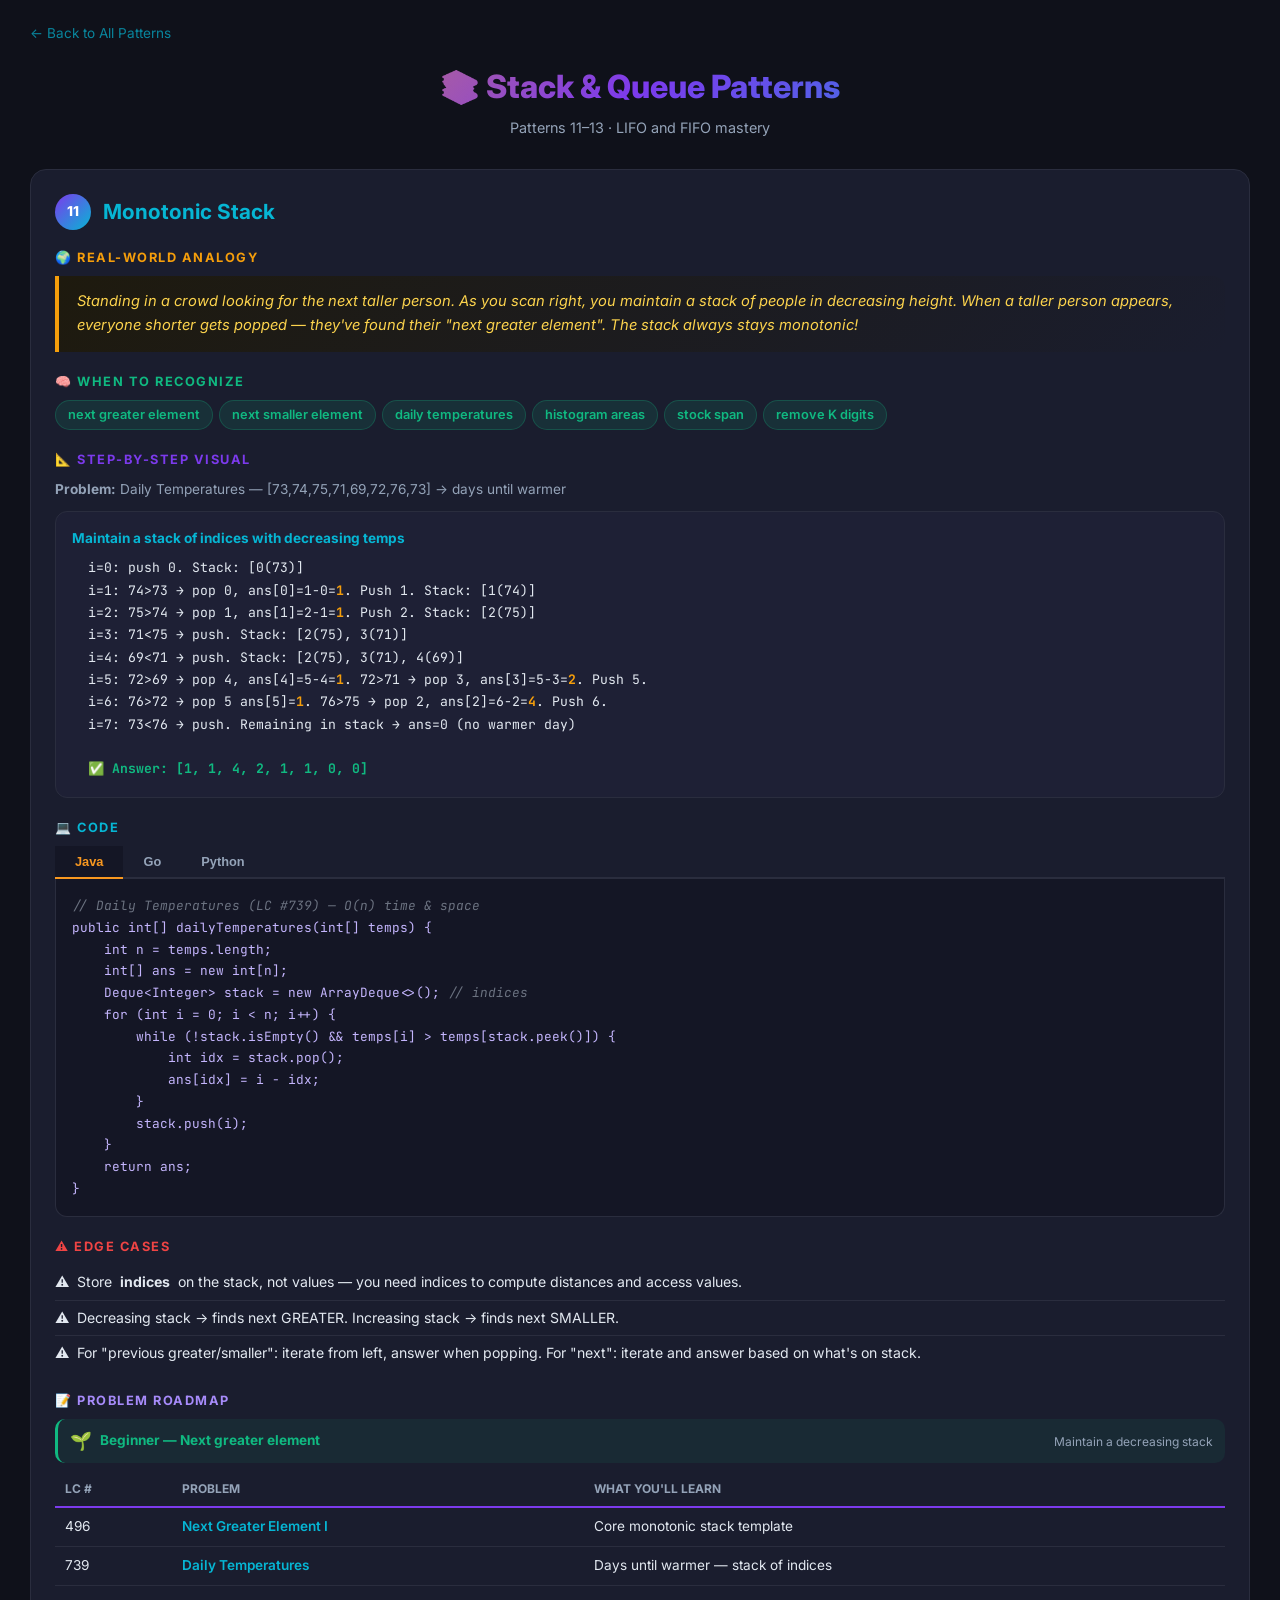
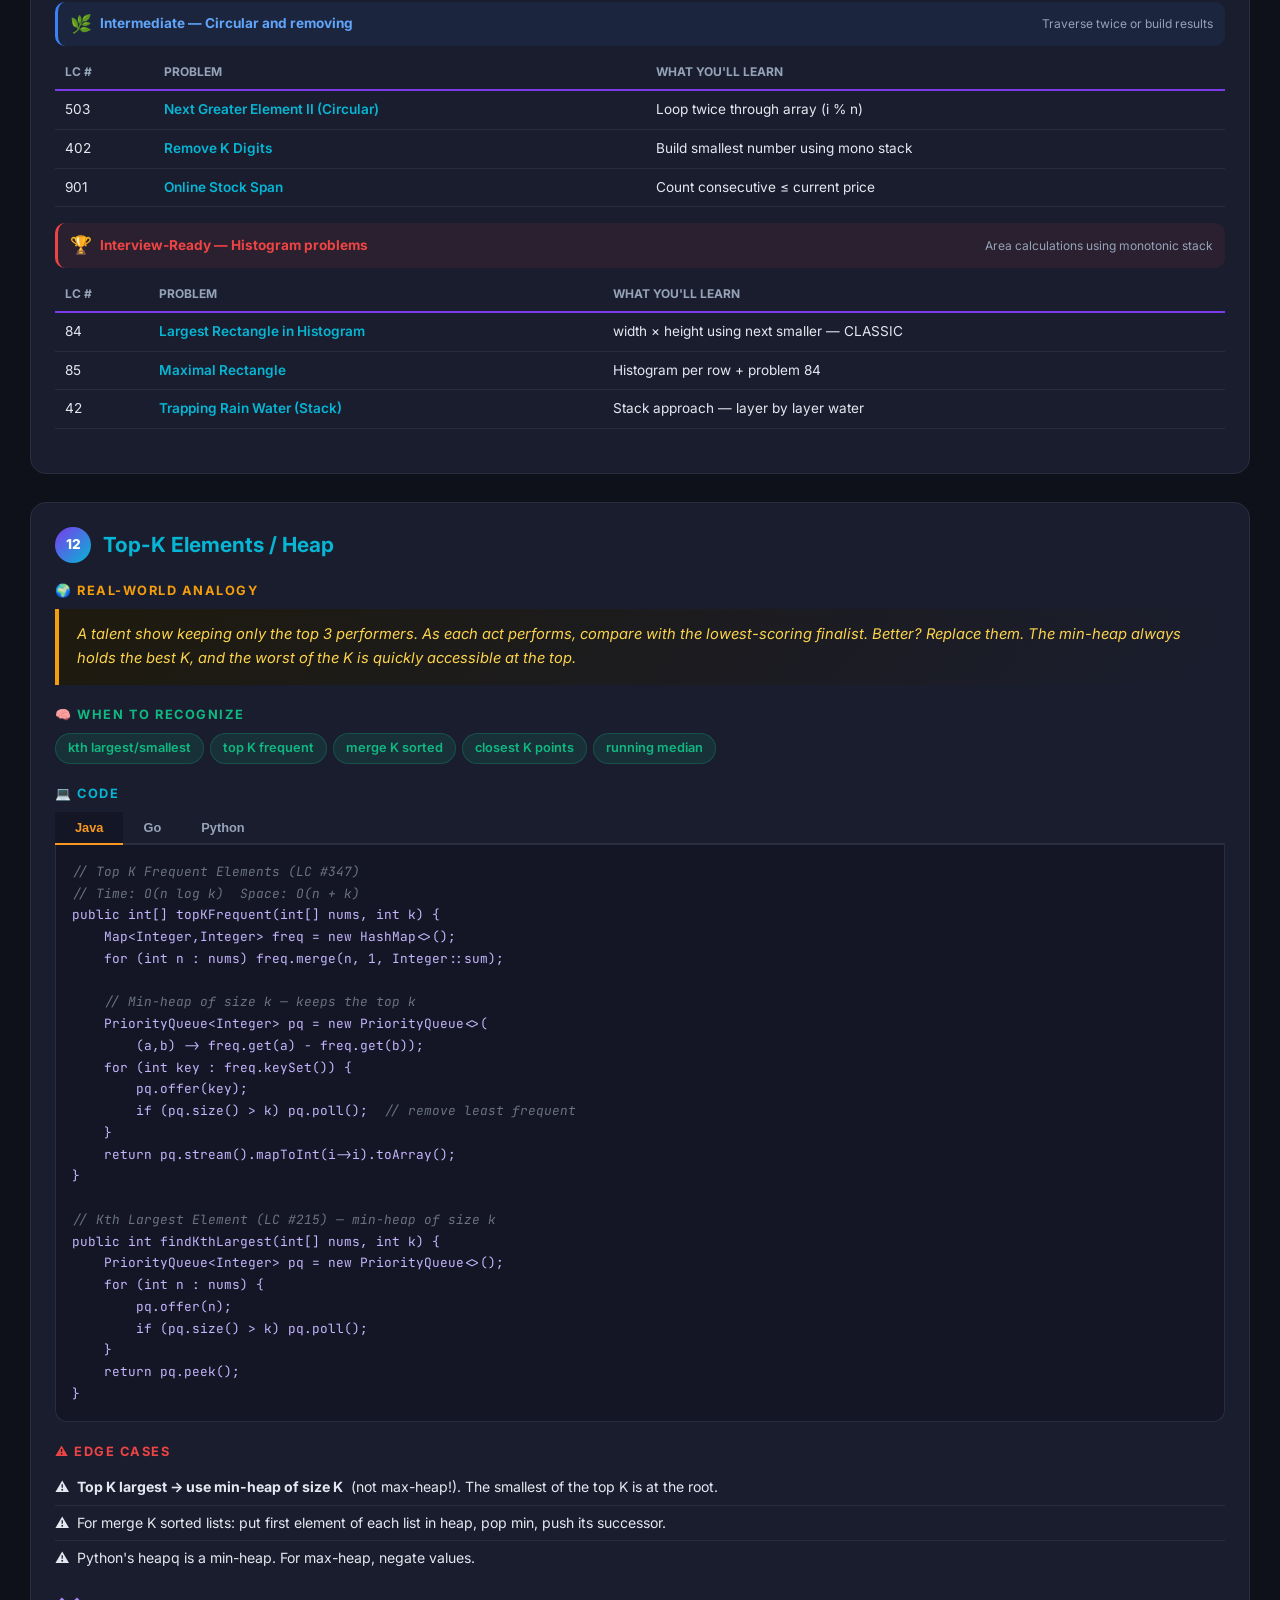
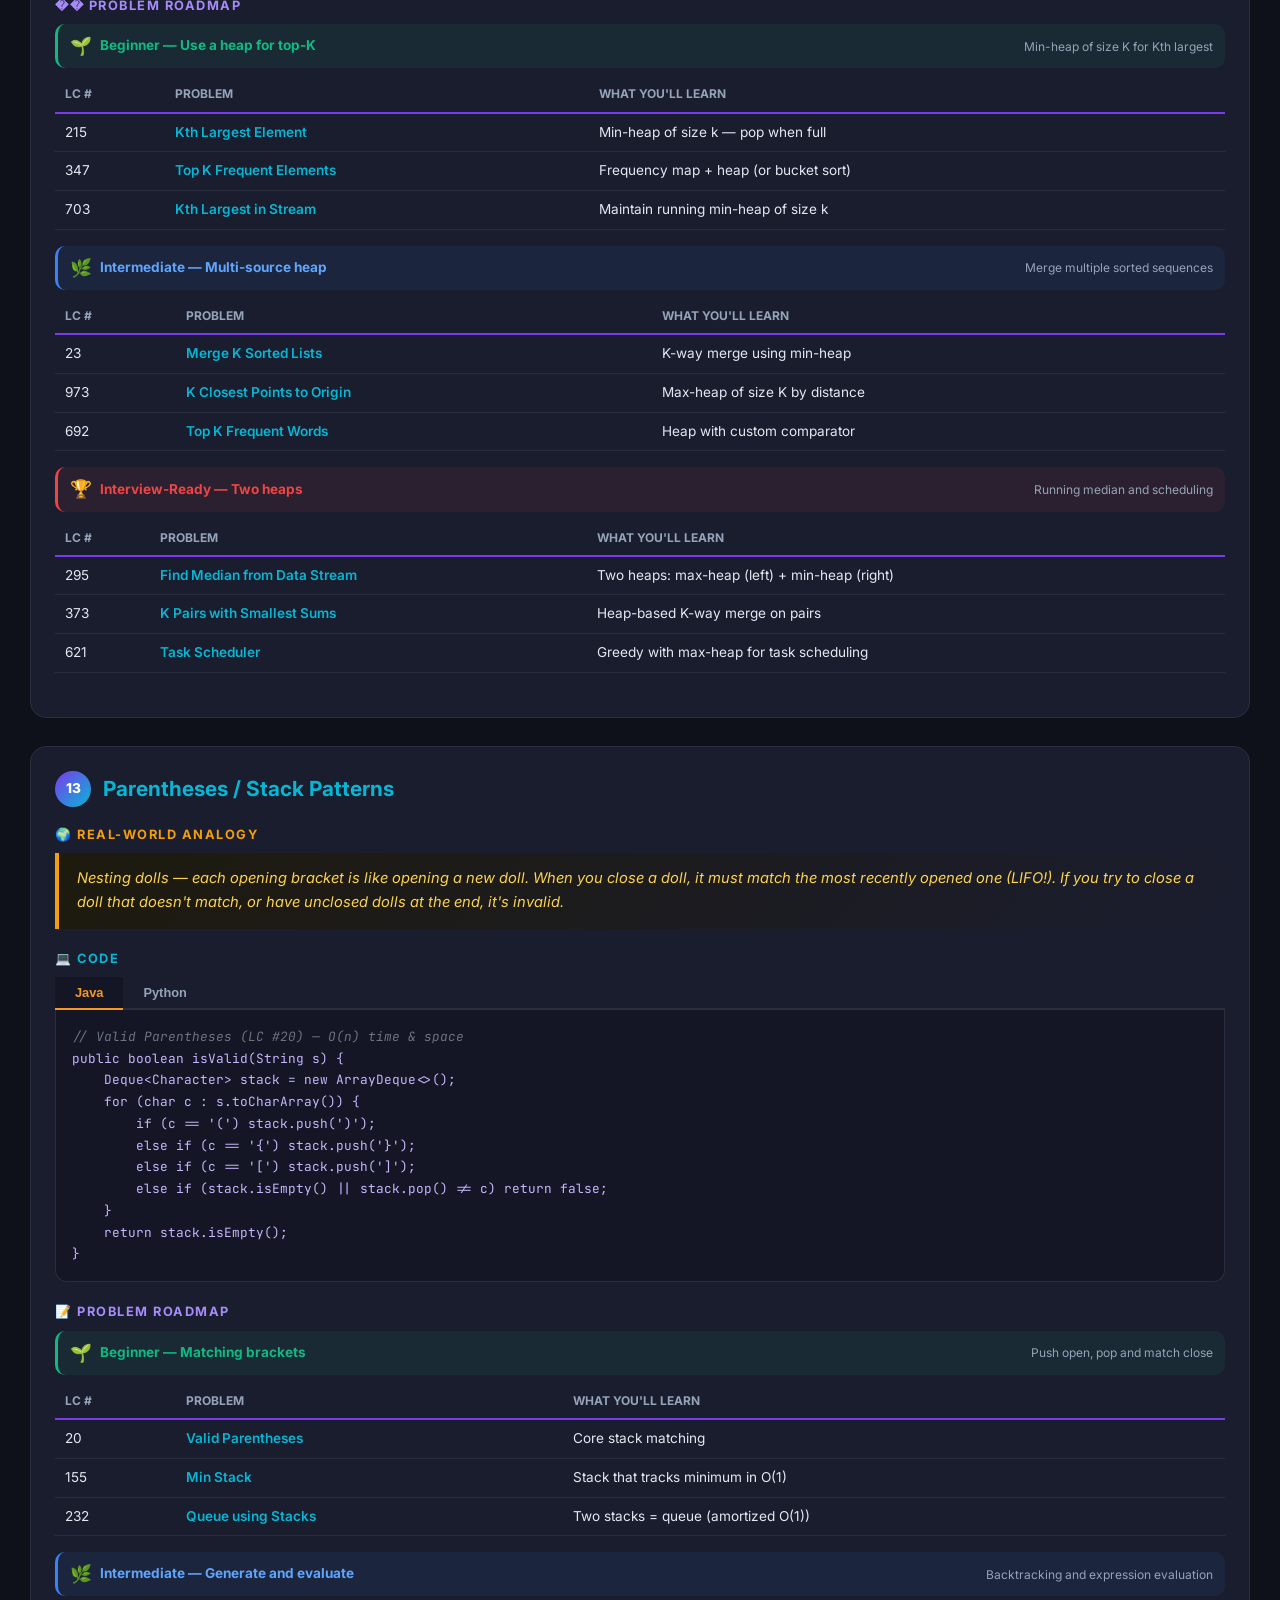
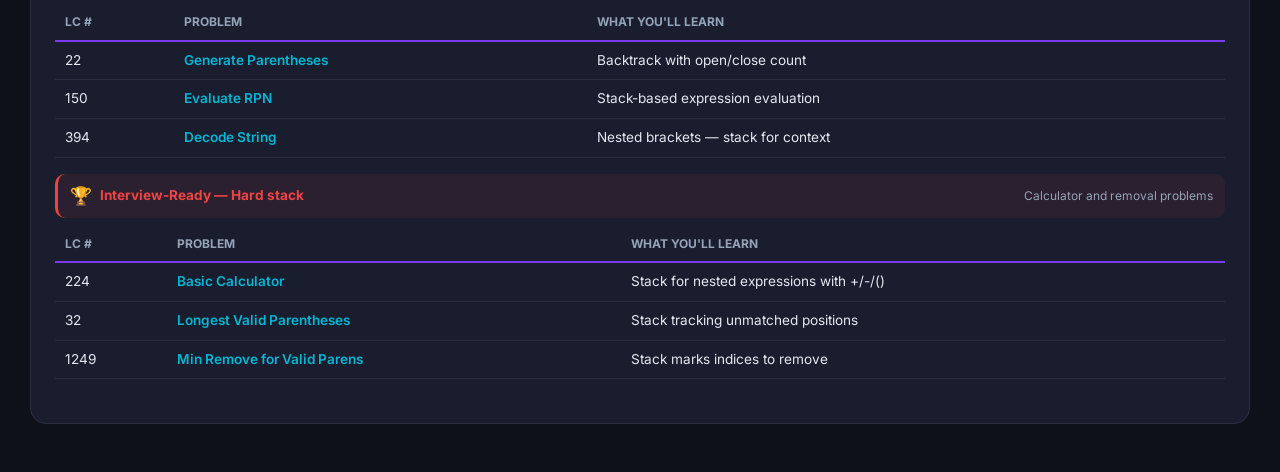
<file: topics/dsa_patterns/04_stack_queue.html>
<!DOCTYPE html>
<html lang="en">
<head>
<meta charset="UTF-8">
<meta name="viewport" content="width=device-width, initial-scale=1.0">
<title>DSA Patterns — Stack & Queue | Zero to Interview-Ready</title>
<link href="https://fonts.googleapis.com/css2?family=Inter:wght@400;600;700;800&family=JetBrains+Mono:wght@400;600&display=swap" rel="stylesheet">
<link rel="stylesheet" href="styles.css">
</head>
<body>
<a class="back-link" href="index.html">← Back to All Patterns</a>
<h1>📚 Stack & Queue Patterns</h1>
<p class="subtitle">Patterns 11–13 · LIFO and FIFO mastery</p>

<!-- ═══════════════════════ PATTERN 11: MONOTONIC STACK ═══════════════════════ -->
<div class="pattern" id="mono-stack">
<div class="pattern-header"><div class="pattern-num">11</div><div class="pattern-title">Monotonic Stack</div></div>

<div class="section"><div class="section-label analogy">🌍 Real-World Analogy</div>
<div class="analogy-box">Standing in a crowd looking for the next taller person. As you scan right, you maintain a stack of people in decreasing height. When a taller person appears, everyone shorter gets popped — they've found their "next greater element". The stack always stays monotonic!</div></div>

<div class="section"><div class="section-label recognize">🧠 When To Recognize</div>
<div class="keyword-list"><span class="keyword">next greater element</span><span class="keyword">next smaller element</span><span class="keyword">daily temperatures</span><span class="keyword">histogram areas</span><span class="keyword">stock span</span><span class="keyword">remove K digits</span></div></div>

<div class="section"><div class="section-label visual">📐 Step-by-Step Visual</div>
<p style="color:var(--dim);font-size:.85rem;margin-bottom:10px"><strong>Problem:</strong> Daily Temperatures — [73,74,75,71,69,72,76,73] → days until warmer</p>
<div class="step-box"><div class="step-title">Maintain a stack of indices with decreasing temps</div><pre>
  i=0: push 0. Stack: [0(73)]
  i=1: 74>73 → pop 0, ans[0]=1-0=<span class="highlight">1</span>. Push 1. Stack: [1(74)]
  i=2: 75>74 → pop 1, ans[1]=2-1=<span class="highlight">1</span>. Push 2. Stack: [2(75)]
  i=3: 71<75 → push. Stack: [2(75), 3(71)]
  i=4: 69<71 → push. Stack: [2(75), 3(71), 4(69)]
  i=5: 72>69 → pop 4, ans[4]=5-4=<span class="highlight">1</span>. 72>71 → pop 3, ans[3]=5-3=<span class="highlight">2</span>. Push 5.
  i=6: 76>72 → pop 5 ans[5]=<span class="highlight">1</span>. 76>75 → pop 2, ans[2]=6-2=<span class="highlight">4</span>. Push 6.
  i=7: 73<76 → push. Remaining in stack → ans=0 (no warmer day)
  
  <span class="result">✅ Answer: [1, 1, 4, 2, 1, 1, 0, 0]</span>
</pre></div></div>

<div class="section"><div class="section-label code">💻 Code</div>
<div class="code-tabs">
<button class="code-tab java-tab active" data-lang="java">Java</button>
<button class="code-tab go-tab" data-lang="go">Go</button>
<button class="code-tab python-tab" data-lang="python">Python</button>
</div>
<div class="code-panel java active"><pre>
<span class="comment">// Daily Temperatures (LC #739) — O(n) time & space</span>
public int[] dailyTemperatures(int[] temps) {
    int n = temps.length;
    int[] ans = new int[n];
    Deque&lt;Integer&gt; stack = new ArrayDeque&lt;&gt;(); <span class="comment">// indices</span>
    for (int i = 0; i &lt; n; i++) {
        while (!stack.isEmpty() &amp;&amp; temps[i] &gt; temps[stack.peek()]) {
            int idx = stack.pop();
            ans[idx] = i - idx;
        }
        stack.push(i);
    }
    return ans;
}
</pre></div>
<div class="code-panel go"><pre>
func dailyTemperatures(temps []int) []int {
    n := len(temps); ans := make([]int, n)
    stack := []int{}
    for i := 0; i < n; i++ {
        for len(stack) > 0 && temps[i] > temps[stack[len(stack)-1]] {
            idx := stack[len(stack)-1]; stack = stack[:len(stack)-1]
            ans[idx] = i - idx
        }
        stack = append(stack, i)
    }
    return ans
}
</pre></div>
<div class="code-panel python"><pre>
def daily_temperatures(temps):
    n = len(temps); ans = [0] * n
    stack = []  # indices
    for i in range(n):
        while stack and temps[i] > temps[stack[-1]]:
            idx = stack.pop()
            ans[idx] = i - idx
        stack.append(i)
    return ans
</pre></div></div>

<div class="section"><div class="section-label edge">⚠️ Edge Cases</div>
<ul class="edge-list">
<li>Store <strong>indices</strong> on the stack, not values — you need indices to compute distances and access values.</li>
<li>Decreasing stack → finds next GREATER. Increasing stack → finds next SMALLER.</li>
<li>For "previous greater/smaller": iterate from left, answer when popping. For "next": iterate and answer based on what's on stack.</li>
</ul></div>

<div class="section"><div class="section-label problems">📝 Problem Roadmap</div>
<div class="tier tier-beginner">
<div class="tier-header"><span class="tier-emoji">🌱</span> Beginner — Next greater element<div class="tier-desc">Maintain a decreasing stack</div></div>
<table class="problem-table"><tr><th>LC #</th><th>Problem</th><th>What You'll Learn</th></tr>
<tr><td>496</td><td><a href="https://leetcode.com/problems/next-greater-element-i/" target="_blank">Next Greater Element I</a></td><td>Core monotonic stack template</td></tr>
<tr><td>739</td><td><a href="https://leetcode.com/problems/daily-temperatures/" target="_blank">Daily Temperatures</a></td><td>Days until warmer — stack of indices</td></tr>
</table></div>
<div class="tier tier-intermediate">
<div class="tier-header"><span class="tier-emoji">🌿</span> Intermediate — Circular and removing<div class="tier-desc">Traverse twice or build results</div></div>
<table class="problem-table"><tr><th>LC #</th><th>Problem</th><th>What You'll Learn</th></tr>
<tr><td>503</td><td><a href="https://leetcode.com/problems/next-greater-element-ii/" target="_blank">Next Greater Element II (Circular)</a></td><td>Loop twice through array (i % n)</td></tr>
<tr><td>402</td><td><a href="https://leetcode.com/problems/remove-k-digits/" target="_blank">Remove K Digits</a></td><td>Build smallest number using mono stack</td></tr>
<tr><td>901</td><td><a href="https://leetcode.com/problems/online-stock-span/" target="_blank">Online Stock Span</a></td><td>Count consecutive ≤ current price</td></tr>
</table></div>
<div class="tier tier-interview">
<div class="tier-header"><span class="tier-emoji">🏆</span> Interview-Ready — Histogram problems<div class="tier-desc">Area calculations using monotonic stack</div></div>
<table class="problem-table"><tr><th>LC #</th><th>Problem</th><th>What You'll Learn</th></tr>
<tr><td>84</td><td><a href="https://leetcode.com/problems/largest-rectangle-in-histogram/" target="_blank">Largest Rectangle in Histogram</a></td><td>width × height using next smaller — CLASSIC</td></tr>
<tr><td>85</td><td><a href="https://leetcode.com/problems/maximal-rectangle/" target="_blank">Maximal Rectangle</a></td><td>Histogram per row + problem 84</td></tr>
<tr><td>42</td><td><a href="https://leetcode.com/problems/trapping-rain-water/" target="_blank">Trapping Rain Water (Stack)</a></td><td>Stack approach — layer by layer water</td></tr>
</table></div>
</div></div>

<!-- ═══════════════════════ PATTERN 12: TOP-K / HEAP ═══════════════════════ -->
<div class="pattern" id="top-k-heap">
<div class="pattern-header"><div class="pattern-num">12</div><div class="pattern-title">Top-K Elements / Heap</div></div>

<div class="section"><div class="section-label analogy">🌍 Real-World Analogy</div>
<div class="analogy-box">A talent show keeping only the top 3 performers. As each act performs, compare with the lowest-scoring finalist. Better? Replace them. The min-heap always holds the best K, and the worst of the K is quickly accessible at the top.</div></div>

<div class="section"><div class="section-label recognize">🧠 When To Recognize</div>
<div class="keyword-list"><span class="keyword">kth largest/smallest</span><span class="keyword">top K frequent</span><span class="keyword">merge K sorted</span><span class="keyword">closest K points</span><span class="keyword">running median</span></div></div>

<div class="section"><div class="section-label code">💻 Code</div>
<div class="code-tabs">
<button class="code-tab java-tab active" data-lang="java">Java</button>
<button class="code-tab go-tab" data-lang="go">Go</button>
<button class="code-tab python-tab" data-lang="python">Python</button>
</div>
<div class="code-panel java active"><pre>
<span class="comment">// Top K Frequent Elements (LC #347)</span>
<span class="comment">// Time: O(n log k)  Space: O(n + k)</span>
public int[] topKFrequent(int[] nums, int k) {
    Map&lt;Integer,Integer&gt; freq = new HashMap&lt;&gt;();
    for (int n : nums) freq.merge(n, 1, Integer::sum);
    
    <span class="comment">// Min-heap of size k — keeps the top k</span>
    PriorityQueue&lt;Integer&gt; pq = new PriorityQueue&lt;&gt;(
        (a,b) -&gt; freq.get(a) - freq.get(b));
    for (int key : freq.keySet()) {
        pq.offer(key);
        if (pq.size() &gt; k) pq.poll();  <span class="comment">// remove least frequent</span>
    }
    return pq.stream().mapToInt(i-&gt;i).toArray();
}

<span class="comment">// Kth Largest Element (LC #215) — min-heap of size k</span>
public int findKthLargest(int[] nums, int k) {
    PriorityQueue&lt;Integer&gt; pq = new PriorityQueue&lt;&gt;();
    for (int n : nums) {
        pq.offer(n);
        if (pq.size() &gt; k) pq.poll();
    }
    return pq.peek();
}
</pre></div>
<div class="code-panel go"><pre>
<span class="comment">// Using container/heap</span>
func findKthLargest(nums []int, k int) int {
    h := &IntHeap{}
    for _, n := range nums {
        heap.Push(h, n)
        if h.Len() > k { heap.Pop(h) }
    }
    return (*h)[0]
}
</pre></div>
<div class="code-panel python"><pre>
import heapq
def top_k_frequent(nums, k):
    freq = Counter(nums)
    return heapq.nlargest(k, freq.keys(), key=freq.get)

def find_kth_largest(nums, k):
    heap = []
    for n in nums:
        heapq.heappush(heap, n)
        if len(heap) > k: heapq.heappop(heap)
    return heap[0]
</pre></div></div>

<div class="section"><div class="section-label edge">⚠️ Edge Cases</div>
<ul class="edge-list">
<li><strong>Top K largest → use min-heap of size K</strong> (not max-heap!). The smallest of the top K is at the root.</li>
<li>For merge K sorted lists: put first element of each list in heap, pop min, push its successor.</li>
<li>Python's heapq is a min-heap. For max-heap, negate values.</li>
</ul></div>

<div class="section"><div class="section-label problems">�� Problem Roadmap</div>
<div class="tier tier-beginner">
<div class="tier-header"><span class="tier-emoji">🌱</span> Beginner — Use a heap for top-K<div class="tier-desc">Min-heap of size K for Kth largest</div></div>
<table class="problem-table"><tr><th>LC #</th><th>Problem</th><th>What You'll Learn</th></tr>
<tr><td>215</td><td><a href="https://leetcode.com/problems/kth-largest-element-in-an-array/" target="_blank">Kth Largest Element</a></td><td>Min-heap of size k — pop when full</td></tr>
<tr><td>347</td><td><a href="https://leetcode.com/problems/top-k-frequent-elements/" target="_blank">Top K Frequent Elements</a></td><td>Frequency map + heap (or bucket sort)</td></tr>
<tr><td>703</td><td><a href="https://leetcode.com/problems/kth-largest-element-in-a-stream/" target="_blank">Kth Largest in Stream</a></td><td>Maintain running min-heap of size k</td></tr>
</table></div>
<div class="tier tier-intermediate">
<div class="tier-header"><span class="tier-emoji">🌿</span> Intermediate — Multi-source heap<div class="tier-desc">Merge multiple sorted sequences</div></div>
<table class="problem-table"><tr><th>LC #</th><th>Problem</th><th>What You'll Learn</th></tr>
<tr><td>23</td><td><a href="https://leetcode.com/problems/merge-k-sorted-lists/" target="_blank">Merge K Sorted Lists</a></td><td>K-way merge using min-heap</td></tr>
<tr><td>973</td><td><a href="https://leetcode.com/problems/k-closest-points-to-origin/" target="_blank">K Closest Points to Origin</a></td><td>Max-heap of size K by distance</td></tr>
<tr><td>692</td><td><a href="https://leetcode.com/problems/top-k-frequent-words/" target="_blank">Top K Frequent Words</a></td><td>Heap with custom comparator</td></tr>
</table></div>
<div class="tier tier-interview">
<div class="tier-header"><span class="tier-emoji">🏆</span> Interview-Ready — Two heaps<div class="tier-desc">Running median and scheduling</div></div>
<table class="problem-table"><tr><th>LC #</th><th>Problem</th><th>What You'll Learn</th></tr>
<tr><td>295</td><td><a href="https://leetcode.com/problems/find-median-from-data-stream/" target="_blank">Find Median from Data Stream</a></td><td>Two heaps: max-heap (left) + min-heap (right)</td></tr>
<tr><td>373</td><td><a href="https://leetcode.com/problems/find-k-pairs-with-smallest-sums/" target="_blank">K Pairs with Smallest Sums</a></td><td>Heap-based K-way merge on pairs</td></tr>
<tr><td>621</td><td><a href="https://leetcode.com/problems/task-scheduler/" target="_blank">Task Scheduler</a></td><td>Greedy with max-heap for task scheduling</td></tr>
</table></div>
</div></div>

<!-- ═══════════════════════ PATTERN 13: VALID PARENTHESES / STACK ═══════════════════════ -->
<div class="pattern" id="parentheses-stack">
<div class="pattern-header"><div class="pattern-num">13</div><div class="pattern-title">Parentheses / Stack Patterns</div></div>

<div class="section"><div class="section-label analogy">🌍 Real-World Analogy</div>
<div class="analogy-box">Nesting dolls — each opening bracket is like opening a new doll. When you close a doll, it must match the most recently opened one (LIFO!). If you try to close a doll that doesn't match, or have unclosed dolls at the end, it's invalid.</div></div>

<div class="section"><div class="section-label code">💻 Code</div>
<div class="code-tabs">
<button class="code-tab java-tab active" data-lang="java">Java</button>
<button class="code-tab python-tab" data-lang="python">Python</button>
</div>
<div class="code-panel java active"><pre>
<span class="comment">// Valid Parentheses (LC #20) — O(n) time & space</span>
public boolean isValid(String s) {
    Deque&lt;Character&gt; stack = new ArrayDeque&lt;&gt;();
    for (char c : s.toCharArray()) {
        if (c == '(') stack.push(')');
        else if (c == '{') stack.push('}');
        else if (c == '[') stack.push(']');
        else if (stack.isEmpty() || stack.pop() != c) return false;
    }
    return stack.isEmpty();
}
</pre></div>
<div class="code-panel python"><pre>
def is_valid(s):
    stack, pairs = [], {'(':')', '{':'}', '[':']'}
    for c in s:
        if c in pairs: stack.append(pairs[c])
        elif not stack or stack.pop() != c: return False
    return not stack
</pre></div></div>

<div class="section"><div class="section-label problems">📝 Problem Roadmap</div>
<div class="tier tier-beginner">
<div class="tier-header"><span class="tier-emoji">🌱</span> Beginner — Matching brackets<div class="tier-desc">Push open, pop and match close</div></div>
<table class="problem-table"><tr><th>LC #</th><th>Problem</th><th>What You'll Learn</th></tr>
<tr><td>20</td><td><a href="https://leetcode.com/problems/valid-parentheses/" target="_blank">Valid Parentheses</a></td><td>Core stack matching</td></tr>
<tr><td>155</td><td><a href="https://leetcode.com/problems/min-stack/" target="_blank">Min Stack</a></td><td>Stack that tracks minimum in O(1)</td></tr>
<tr><td>232</td><td><a href="https://leetcode.com/problems/implement-queue-using-stacks/" target="_blank">Queue using Stacks</a></td><td>Two stacks = queue (amortized O(1))</td></tr>
</table></div>
<div class="tier tier-intermediate">
<div class="tier-header"><span class="tier-emoji">🌿</span> Intermediate — Generate and evaluate<div class="tier-desc">Backtracking and expression evaluation</div></div>
<table class="problem-table"><tr><th>LC #</th><th>Problem</th><th>What You'll Learn</th></tr>
<tr><td>22</td><td><a href="https://leetcode.com/problems/generate-parentheses/" target="_blank">Generate Parentheses</a></td><td>Backtrack with open/close count</td></tr>
<tr><td>150</td><td><a href="https://leetcode.com/problems/evaluate-reverse-polish-notation/" target="_blank">Evaluate RPN</a></td><td>Stack-based expression evaluation</td></tr>
<tr><td>394</td><td><a href="https://leetcode.com/problems/decode-string/" target="_blank">Decode String</a></td><td>Nested brackets — stack for context</td></tr>
</table></div>
<div class="tier tier-interview">
<div class="tier-header"><span class="tier-emoji">🏆</span> Interview-Ready — Hard stack<div class="tier-desc">Calculator and removal problems</div></div>
<table class="problem-table"><tr><th>LC #</th><th>Problem</th><th>What You'll Learn</th></tr>
<tr><td>224</td><td><a href="https://leetcode.com/problems/basic-calculator/" target="_blank">Basic Calculator</a></td><td>Stack for nested expressions with +/-/()</td></tr>
<tr><td>32</td><td><a href="https://leetcode.com/problems/longest-valid-parentheses/" target="_blank">Longest Valid Parentheses</a></td><td>Stack tracking unmatched positions</td></tr>
<tr><td>1249</td><td><a href="https://leetcode.com/problems/minimum-remove-to-make-valid-parentheses/" target="_blank">Min Remove for Valid Parens</a></td><td>Stack marks indices to remove</td></tr>
</table></div>
</div></div>

<script src="tabs.js"></script>
</body>
</html>
</file>
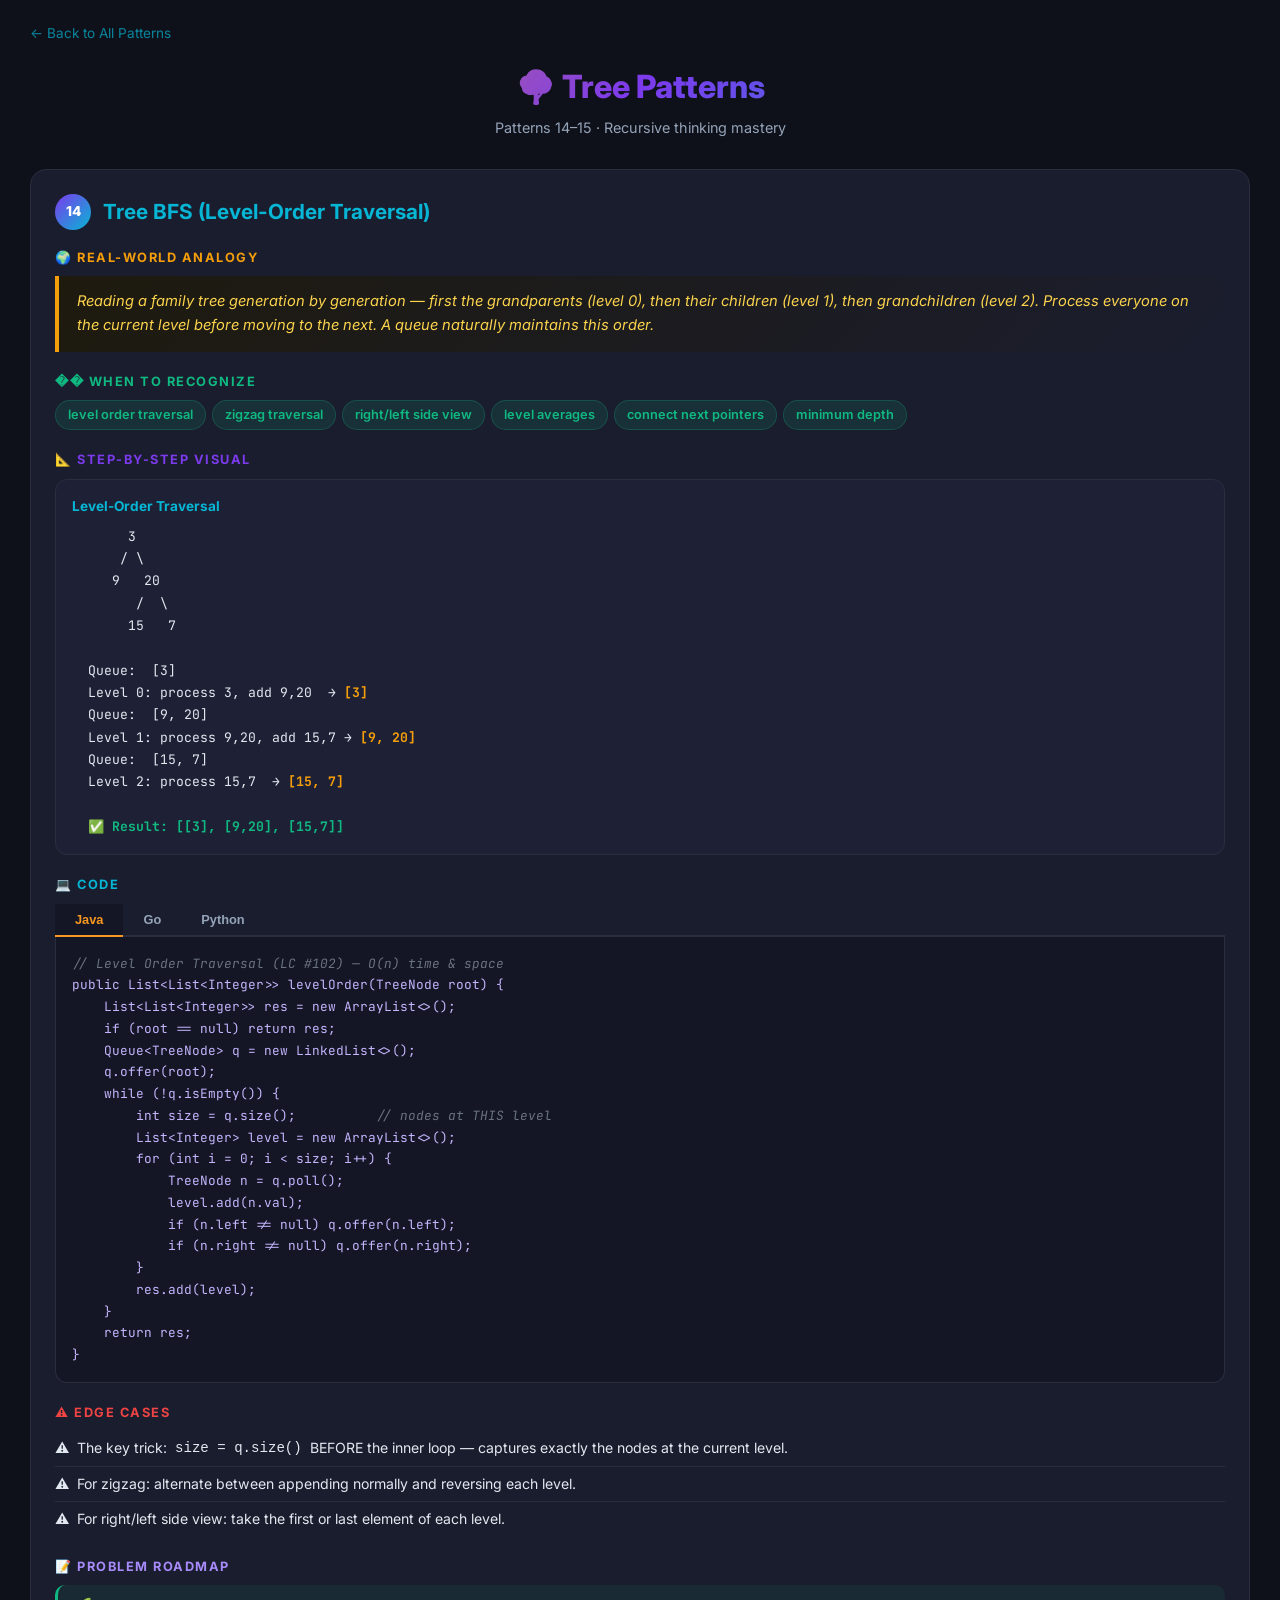
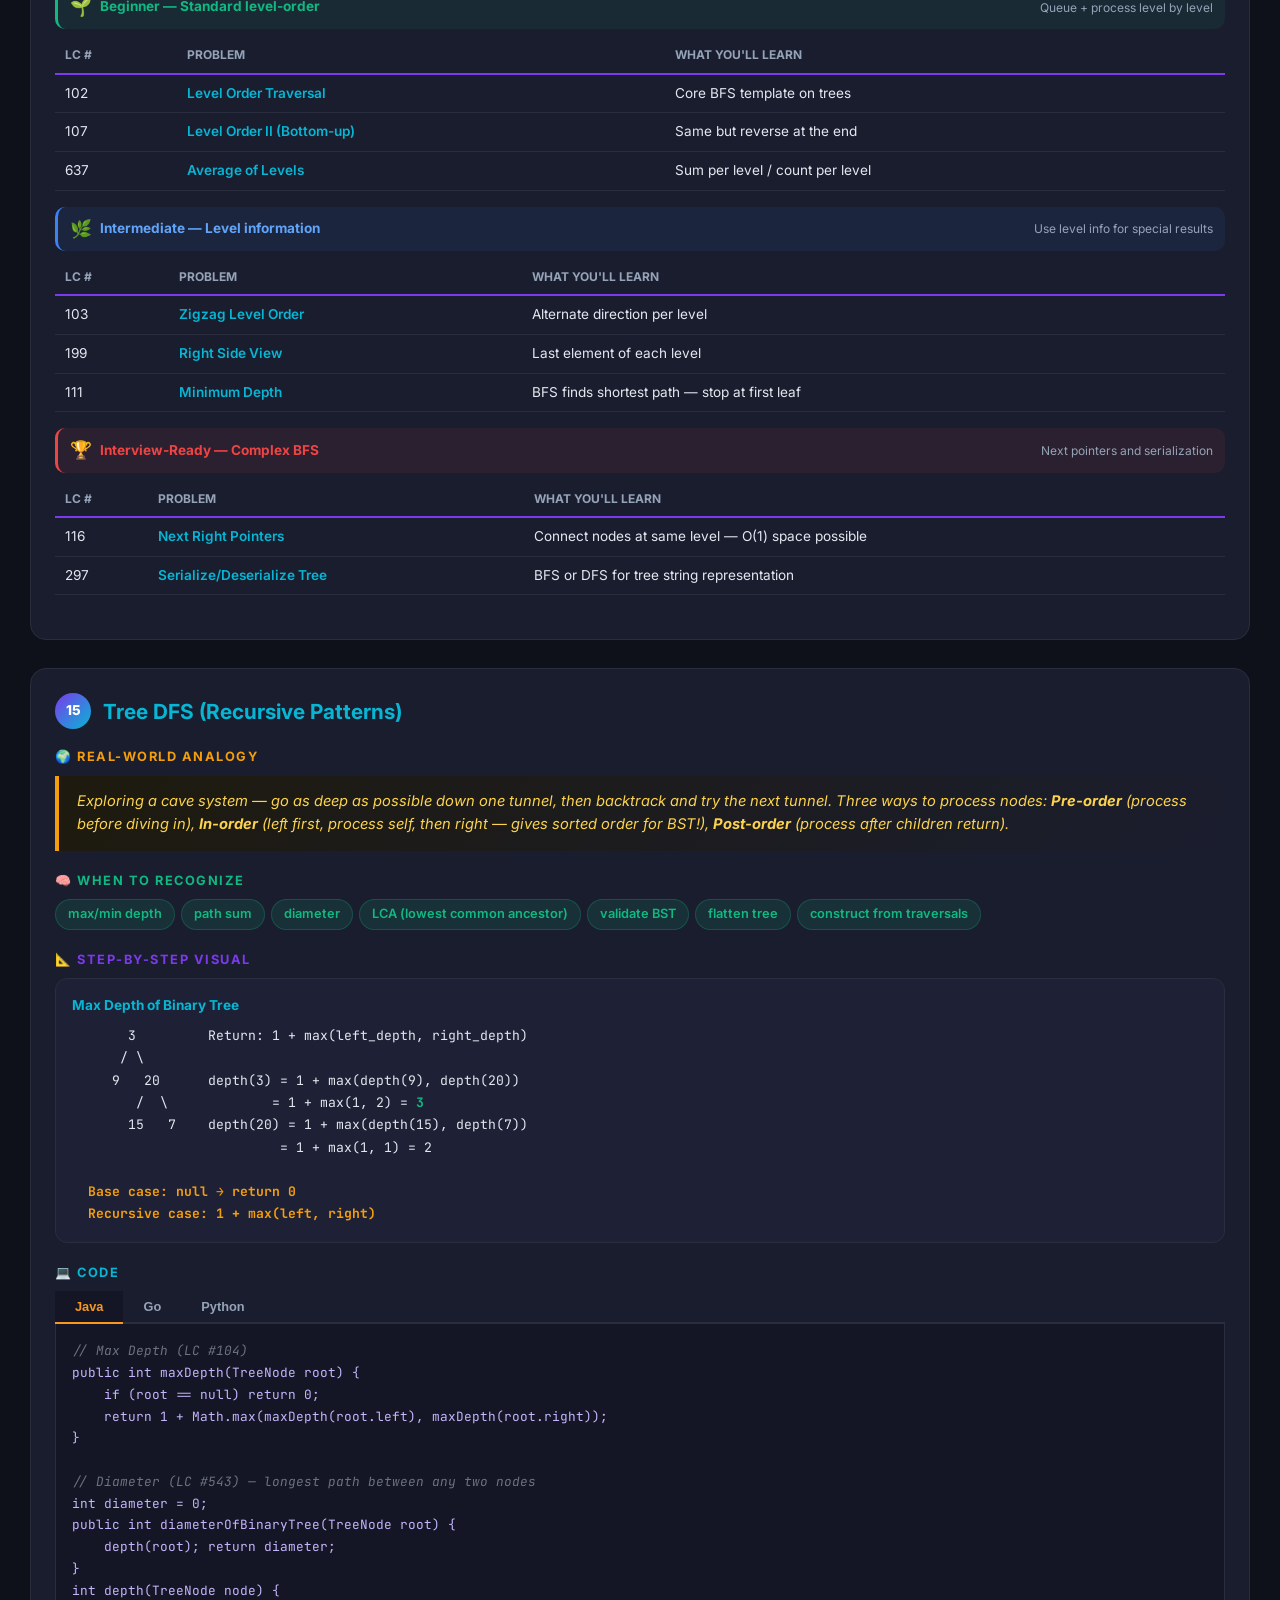
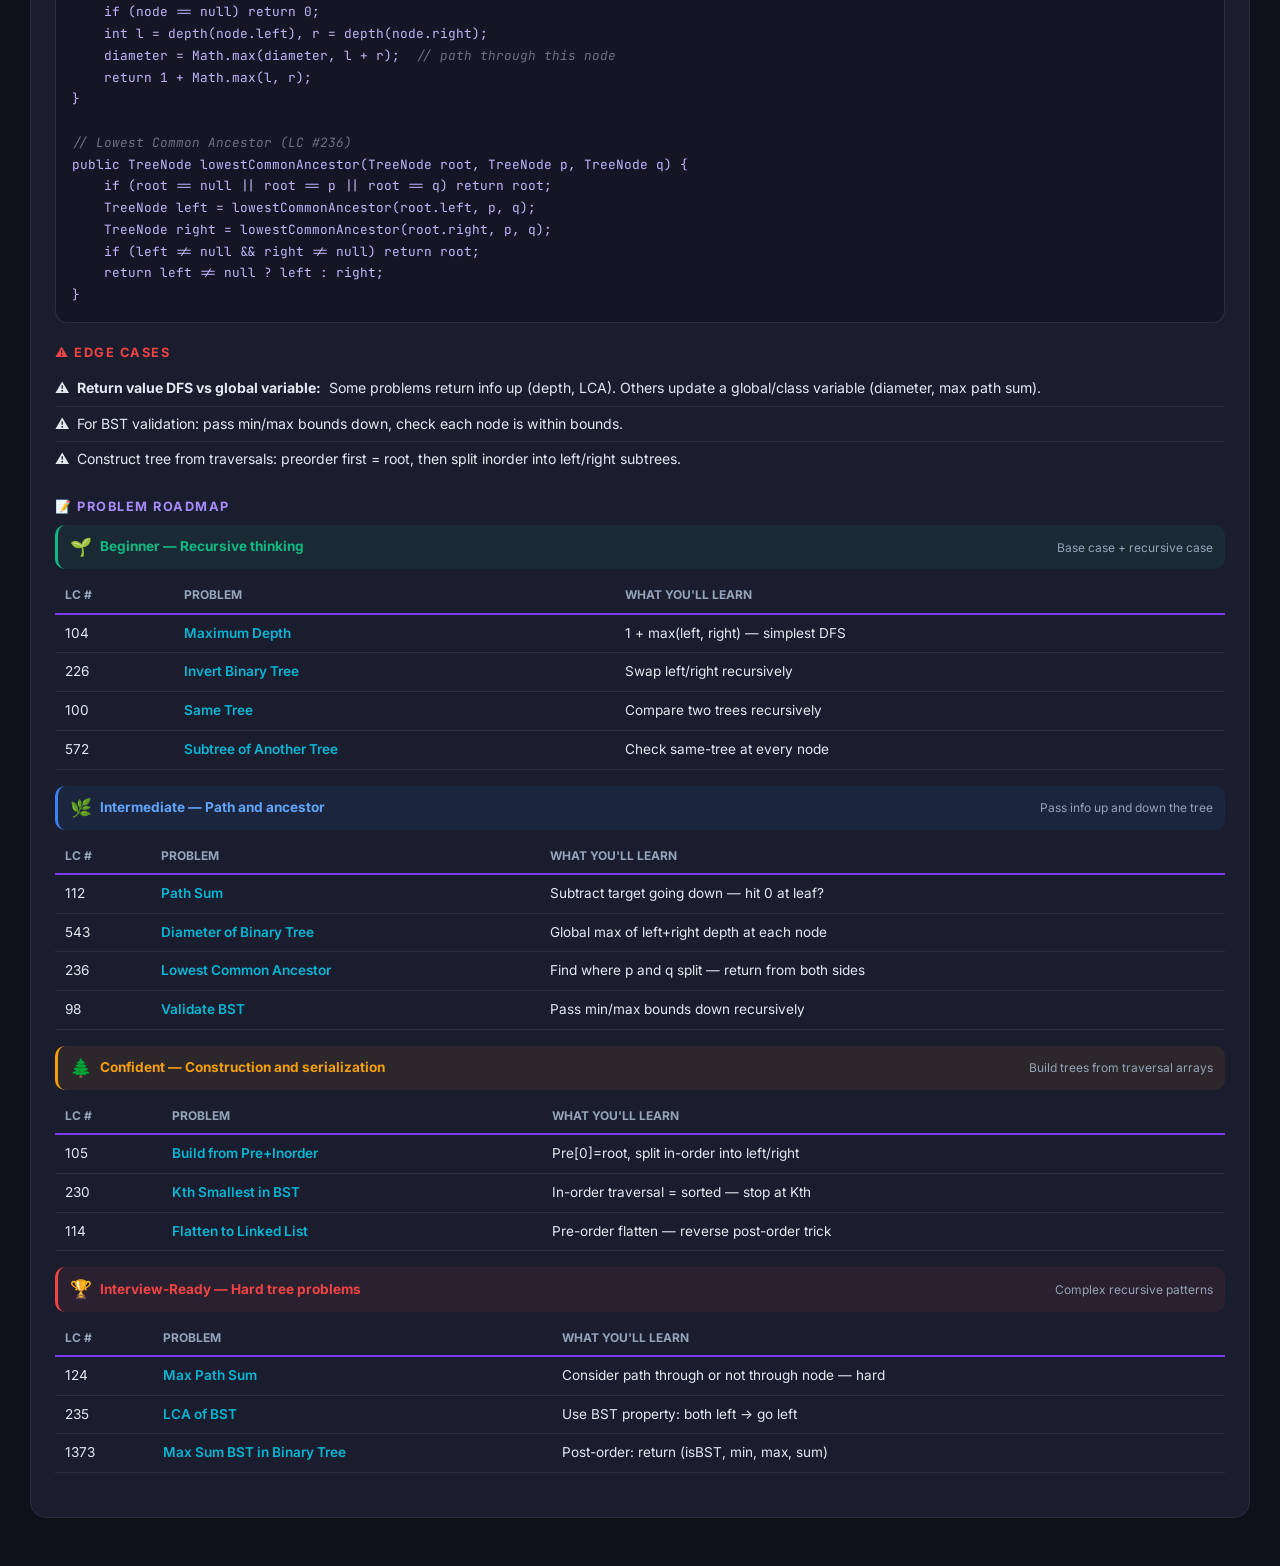
<file: topics/dsa_patterns/05_trees.html>
<!DOCTYPE html>
<html lang="en">
<head>
<meta charset="UTF-8">
<meta name="viewport" content="width=device-width, initial-scale=1.0">
<title>DSA Patterns — Trees | Zero to Interview-Ready</title>
<link href="https://fonts.googleapis.com/css2?family=Inter:wght@400;600;700;800&family=JetBrains+Mono:wght@400;600&display=swap" rel="stylesheet">
<link rel="stylesheet" href="styles.css">
</head>
<body>
<a class="back-link" href="index.html">← Back to All Patterns</a>
<h1>🌳 Tree Patterns</h1>
<p class="subtitle">Patterns 14–15 · Recursive thinking mastery</p>

<!-- ═══════════════════════ PATTERN 14: TREE BFS (LEVEL ORDER) ═══════════════════════ -->
<div class="pattern" id="tree-bfs">
<div class="pattern-header"><div class="pattern-num">14</div><div class="pattern-title">Tree BFS (Level-Order Traversal)</div></div>

<div class="section"><div class="section-label analogy">🌍 Real-World Analogy</div>
<div class="analogy-box">Reading a family tree generation by generation — first the grandparents (level 0), then their children (level 1), then grandchildren (level 2). Process everyone on the current level before moving to the next. A queue naturally maintains this order.</div></div>

<div class="section"><div class="section-label recognize">�� When To Recognize</div>
<div class="keyword-list"><span class="keyword">level order traversal</span><span class="keyword">zigzag traversal</span><span class="keyword">right/left side view</span><span class="keyword">level averages</span><span class="keyword">connect next pointers</span><span class="keyword">minimum depth</span></div></div>

<div class="section"><div class="section-label visual">📐 Step-by-Step Visual</div>
<div class="step-box"><div class="step-title">Level-Order Traversal</div><pre>
       3
      / \
     9   20
        /  \
       15   7
  
  Queue:  [3]
  Level 0: process 3, add 9,20  → <span class="highlight">[3]</span>
  Queue:  [9, 20]
  Level 1: process 9,20, add 15,7 → <span class="highlight">[9, 20]</span>
  Queue:  [15, 7]
  Level 2: process 15,7  → <span class="highlight">[15, 7]</span>
  
  <span class="result">✅ Result: [[3], [9,20], [15,7]]</span>
</pre></div></div>

<div class="section"><div class="section-label code">💻 Code</div>
<div class="code-tabs">
<button class="code-tab java-tab active" data-lang="java">Java</button>
<button class="code-tab go-tab" data-lang="go">Go</button>
<button class="code-tab python-tab" data-lang="python">Python</button>
</div>
<div class="code-panel java active"><pre>
<span class="comment">// Level Order Traversal (LC #102) — O(n) time & space</span>
public List&lt;List&lt;Integer&gt;&gt; levelOrder(TreeNode root) {
    List&lt;List&lt;Integer&gt;&gt; res = new ArrayList&lt;&gt;();
    if (root == null) return res;
    Queue&lt;TreeNode&gt; q = new LinkedList&lt;&gt;();
    q.offer(root);
    while (!q.isEmpty()) {
        int size = q.size();          <span class="comment">// nodes at THIS level</span>
        List&lt;Integer&gt; level = new ArrayList&lt;&gt;();
        for (int i = 0; i &lt; size; i++) {
            TreeNode n = q.poll();
            level.add(n.val);
            if (n.left != null) q.offer(n.left);
            if (n.right != null) q.offer(n.right);
        }
        res.add(level);
    }
    return res;
}
</pre></div>
<div class="code-panel go"><pre>
func levelOrder(root *TreeNode) [][]int {
    if root == nil { return nil }
    res := [][]int{}
    q := []*TreeNode{root}
    for len(q) > 0 {
        sz := len(q); level := []int{}
        for i := 0; i < sz; i++ {
            n := q[0]; q = q[1:]
            level = append(level, n.Val)
            if n.Left != nil { q = append(q, n.Left) }
            if n.Right != nil { q = append(q, n.Right) }
        }
        res = append(res, level)
    }
    return res
}
</pre></div>
<div class="code-panel python"><pre>
from collections import deque
def level_order(root):
    if not root: return []
    res, q = [], deque([root])
    while q:
        level = []
        for _ in range(len(q)):
            n = q.popleft()
            level.append(n.val)
            if n.left: q.append(n.left)
            if n.right: q.append(n.right)
        res.append(level)
    return res
</pre></div></div>

<div class="section"><div class="section-label edge">⚠️ Edge Cases</div>
<ul class="edge-list">
<li>The key trick: <code>size = q.size()</code> BEFORE the inner loop — captures exactly the nodes at the current level.</li>
<li>For zigzag: alternate between appending normally and reversing each level.</li>
<li>For right/left side view: take the first or last element of each level.</li>
</ul></div>

<div class="section"><div class="section-label problems">📝 Problem Roadmap</div>
<div class="tier tier-beginner">
<div class="tier-header"><span class="tier-emoji">🌱</span> Beginner — Standard level-order<div class="tier-desc">Queue + process level by level</div></div>
<table class="problem-table"><tr><th>LC #</th><th>Problem</th><th>What You'll Learn</th></tr>
<tr><td>102</td><td><a href="https://leetcode.com/problems/binary-tree-level-order-traversal/" target="_blank">Level Order Traversal</a></td><td>Core BFS template on trees</td></tr>
<tr><td>107</td><td><a href="https://leetcode.com/problems/binary-tree-level-order-traversal-ii/" target="_blank">Level Order II (Bottom-up)</a></td><td>Same but reverse at the end</td></tr>
<tr><td>637</td><td><a href="https://leetcode.com/problems/average-of-levels-in-binary-tree/" target="_blank">Average of Levels</a></td><td>Sum per level / count per level</td></tr>
</table></div>
<div class="tier tier-intermediate">
<div class="tier-header"><span class="tier-emoji">🌿</span> Intermediate — Level information<div class="tier-desc">Use level info for special results</div></div>
<table class="problem-table"><tr><th>LC #</th><th>Problem</th><th>What You'll Learn</th></tr>
<tr><td>103</td><td><a href="https://leetcode.com/problems/binary-tree-zigzag-level-order-traversal/" target="_blank">Zigzag Level Order</a></td><td>Alternate direction per level</td></tr>
<tr><td>199</td><td><a href="https://leetcode.com/problems/binary-tree-right-side-view/" target="_blank">Right Side View</a></td><td>Last element of each level</td></tr>
<tr><td>111</td><td><a href="https://leetcode.com/problems/minimum-depth-of-binary-tree/" target="_blank">Minimum Depth</a></td><td>BFS finds shortest path — stop at first leaf</td></tr>
</table></div>
<div class="tier tier-interview">
<div class="tier-header"><span class="tier-emoji">🏆</span> Interview-Ready — Complex BFS<div class="tier-desc">Next pointers and serialization</div></div>
<table class="problem-table"><tr><th>LC #</th><th>Problem</th><th>What You'll Learn</th></tr>
<tr><td>116</td><td><a href="https://leetcode.com/problems/populating-next-right-pointers-in-each-node/" target="_blank">Next Right Pointers</a></td><td>Connect nodes at same level — O(1) space possible</td></tr>
<tr><td>297</td><td><a href="https://leetcode.com/problems/serialize-and-deserialize-binary-tree/" target="_blank">Serialize/Deserialize Tree</a></td><td>BFS or DFS for tree string representation</td></tr>
</table></div>
</div></div>

<!-- ═══════════════════════ PATTERN 15: TREE DFS ═══════════════════════ -->
<div class="pattern" id="tree-dfs">
<div class="pattern-header"><div class="pattern-num">15</div><div class="pattern-title">Tree DFS (Recursive Patterns)</div></div>

<div class="section"><div class="section-label analogy">🌍 Real-World Analogy</div>
<div class="analogy-box">Exploring a cave system — go as deep as possible down one tunnel, then backtrack and try the next tunnel. Three ways to process nodes: <strong>Pre-order</strong> (process before diving in), <strong>In-order</strong> (left first, process self, then right — gives sorted order for BST!), <strong>Post-order</strong> (process after children return).</div></div>

<div class="section"><div class="section-label recognize">🧠 When To Recognize</div>
<div class="keyword-list"><span class="keyword">max/min depth</span><span class="keyword">path sum</span><span class="keyword">diameter</span><span class="keyword">LCA (lowest common ancestor)</span><span class="keyword">validate BST</span><span class="keyword">flatten tree</span><span class="keyword">construct from traversals</span></div></div>

<div class="section"><div class="section-label visual">📐 Step-by-Step Visual</div>
<div class="step-box"><div class="step-title">Max Depth of Binary Tree</div><pre>
       3         Return: 1 + max(left_depth, right_depth)
      / \
     9   20      depth(3) = 1 + max(depth(9), depth(20))
        /  \             = 1 + max(1, 2) = <span class="result">3</span>
       15   7    depth(20) = 1 + max(depth(15), depth(7))
                          = 1 + max(1, 1) = 2
  
  <span class="highlight">Base case: null → return 0</span>
  <span class="highlight">Recursive case: 1 + max(left, right)</span>
</pre></div></div>

<div class="section"><div class="section-label code">💻 Code</div>
<div class="code-tabs">
<button class="code-tab java-tab active" data-lang="java">Java</button>
<button class="code-tab go-tab" data-lang="go">Go</button>
<button class="code-tab python-tab" data-lang="python">Python</button>
</div>
<div class="code-panel java active"><pre>
<span class="comment">// Max Depth (LC #104)</span>
public int maxDepth(TreeNode root) {
    if (root == null) return 0;
    return 1 + Math.max(maxDepth(root.left), maxDepth(root.right));
}

<span class="comment">// Diameter (LC #543) — longest path between any two nodes</span>
int diameter = 0;
public int diameterOfBinaryTree(TreeNode root) {
    depth(root); return diameter;
}
int depth(TreeNode node) {
    if (node == null) return 0;
    int l = depth(node.left), r = depth(node.right);
    diameter = Math.max(diameter, l + r);  <span class="comment">// path through this node</span>
    return 1 + Math.max(l, r);
}

<span class="comment">// Lowest Common Ancestor (LC #236)</span>
public TreeNode lowestCommonAncestor(TreeNode root, TreeNode p, TreeNode q) {
    if (root == null || root == p || root == q) return root;
    TreeNode left = lowestCommonAncestor(root.left, p, q);
    TreeNode right = lowestCommonAncestor(root.right, p, q);
    if (left != null &amp;&amp; right != null) return root;
    return left != null ? left : right;
}
</pre></div>
<div class="code-panel go"><pre>
func maxDepth(root *TreeNode) int {
    if root == nil { return 0 }
    return 1 + max(maxDepth(root.Left), maxDepth(root.Right))
}
</pre></div>
<div class="code-panel python"><pre>
def max_depth(root):
    if not root: return 0
    return 1 + max(max_depth(root.left), max_depth(root.right))

def lowest_common_ancestor(root, p, q):
    if not root or root == p or root == q: return root
    l = lowest_common_ancestor(root.left, p, q)
    r = lowest_common_ancestor(root.right, p, q)
    if l and r: return root
    return l or r
</pre></div></div>

<div class="section"><div class="section-label edge">⚠️ Edge Cases</div>
<ul class="edge-list">
<li><strong>Return value DFS vs global variable:</strong> Some problems return info up (depth, LCA). Others update a global/class variable (diameter, max path sum).</li>
<li>For BST validation: pass min/max bounds down, check each node is within bounds.</li>
<li>Construct tree from traversals: preorder first = root, then split inorder into left/right subtrees.</li>
</ul></div>

<div class="section"><div class="section-label problems">📝 Problem Roadmap</div>
<div class="tier tier-beginner">
<div class="tier-header"><span class="tier-emoji">🌱</span> Beginner — Recursive thinking<div class="tier-desc">Base case + recursive case</div></div>
<table class="problem-table"><tr><th>LC #</th><th>Problem</th><th>What You'll Learn</th></tr>
<tr><td>104</td><td><a href="https://leetcode.com/problems/maximum-depth-of-binary-tree/" target="_blank">Maximum Depth</a></td><td>1 + max(left, right) — simplest DFS</td></tr>
<tr><td>226</td><td><a href="https://leetcode.com/problems/invert-binary-tree/" target="_blank">Invert Binary Tree</a></td><td>Swap left/right recursively</td></tr>
<tr><td>100</td><td><a href="https://leetcode.com/problems/same-tree/" target="_blank">Same Tree</a></td><td>Compare two trees recursively</td></tr>
<tr><td>572</td><td><a href="https://leetcode.com/problems/subtree-of-another-tree/" target="_blank">Subtree of Another Tree</a></td><td>Check same-tree at every node</td></tr>
</table></div>
<div class="tier tier-intermediate">
<div class="tier-header"><span class="tier-emoji">🌿</span> Intermediate — Path and ancestor<div class="tier-desc">Pass info up and down the tree</div></div>
<table class="problem-table"><tr><th>LC #</th><th>Problem</th><th>What You'll Learn</th></tr>
<tr><td>112</td><td><a href="https://leetcode.com/problems/path-sum/" target="_blank">Path Sum</a></td><td>Subtract target going down — hit 0 at leaf?</td></tr>
<tr><td>543</td><td><a href="https://leetcode.com/problems/diameter-of-binary-tree/" target="_blank">Diameter of Binary Tree</a></td><td>Global max of left+right depth at each node</td></tr>
<tr><td>236</td><td><a href="https://leetcode.com/problems/lowest-common-ancestor-of-a-binary-tree/" target="_blank">Lowest Common Ancestor</a></td><td>Find where p and q split — return from both sides</td></tr>
<tr><td>98</td><td><a href="https://leetcode.com/problems/validate-binary-search-tree/" target="_blank">Validate BST</a></td><td>Pass min/max bounds down recursively</td></tr>
</table></div>
<div class="tier tier-confident">
<div class="tier-header"><span class="tier-emoji">🌲</span> Confident — Construction and serialization<div class="tier-desc">Build trees from traversal arrays</div></div>
<table class="problem-table"><tr><th>LC #</th><th>Problem</th><th>What You'll Learn</th></tr>
<tr><td>105</td><td><a href="https://leetcode.com/problems/construct-binary-tree-from-preorder-and-inorder-traversal/" target="_blank">Build from Pre+Inorder</a></td><td>Pre[0]=root, split in-order into left/right</td></tr>
<tr><td>230</td><td><a href="https://leetcode.com/problems/kth-smallest-element-in-a-bst/" target="_blank">Kth Smallest in BST</a></td><td>In-order traversal = sorted — stop at Kth</td></tr>
<tr><td>114</td><td><a href="https://leetcode.com/problems/flatten-binary-tree-to-linked-list/" target="_blank">Flatten to Linked List</a></td><td>Pre-order flatten — reverse post-order trick</td></tr>
</table></div>
<div class="tier tier-interview">
<div class="tier-header"><span class="tier-emoji">🏆</span> Interview-Ready — Hard tree problems<div class="tier-desc">Complex recursive patterns</div></div>
<table class="problem-table"><tr><th>LC #</th><th>Problem</th><th>What You'll Learn</th></tr>
<tr><td>124</td><td><a href="https://leetcode.com/problems/binary-tree-maximum-path-sum/" target="_blank">Max Path Sum</a></td><td>Consider path through or not through node — hard</td></tr>
<tr><td>235</td><td><a href="https://leetcode.com/problems/lowest-common-ancestor-of-a-binary-search-tree/" target="_blank">LCA of BST</a></td><td>Use BST property: both left → go left</td></tr>
<tr><td>1373</td><td><a href="https://leetcode.com/problems/maximum-sum-bst-in-binary-tree/" target="_blank">Max Sum BST in Binary Tree</a></td><td>Post-order: return (isBST, min, max, sum)</td></tr>
</table></div>
</div></div>

<script src="tabs.js"></script>
</body>
</html>
</file>
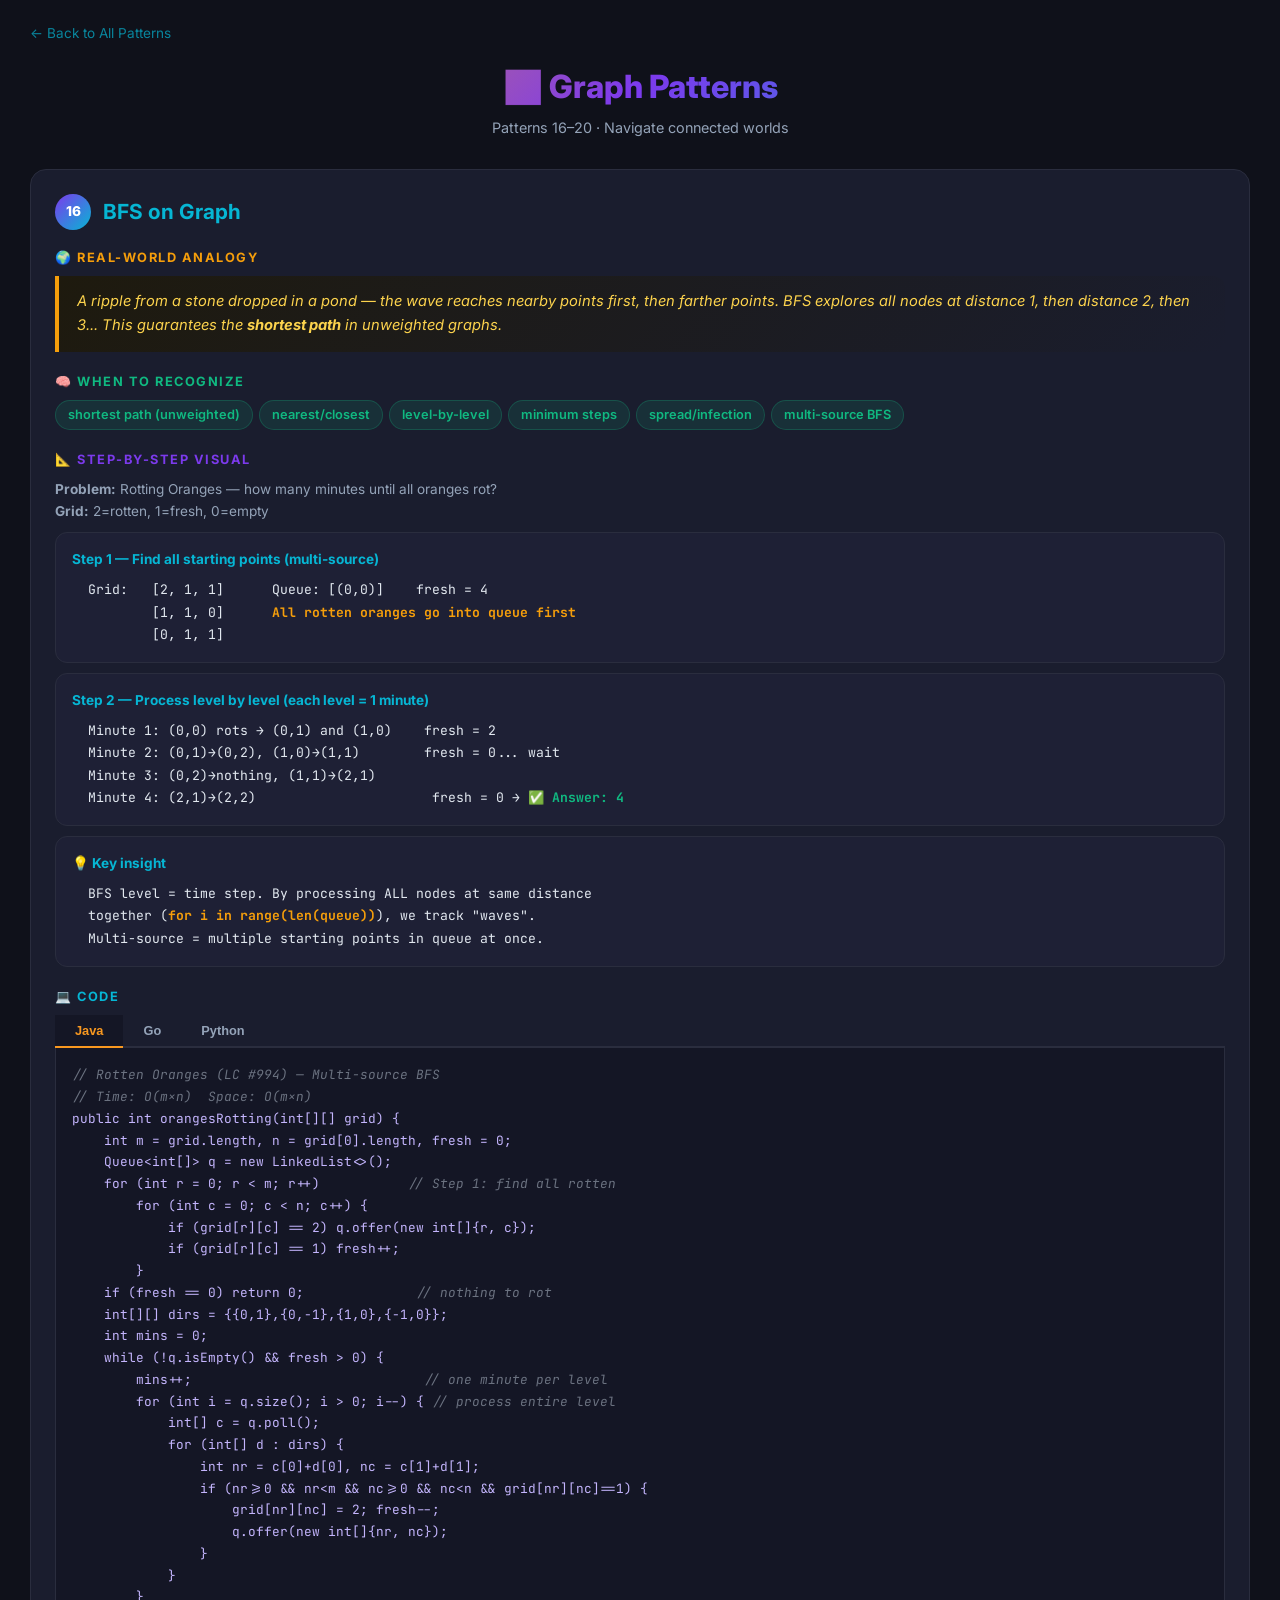
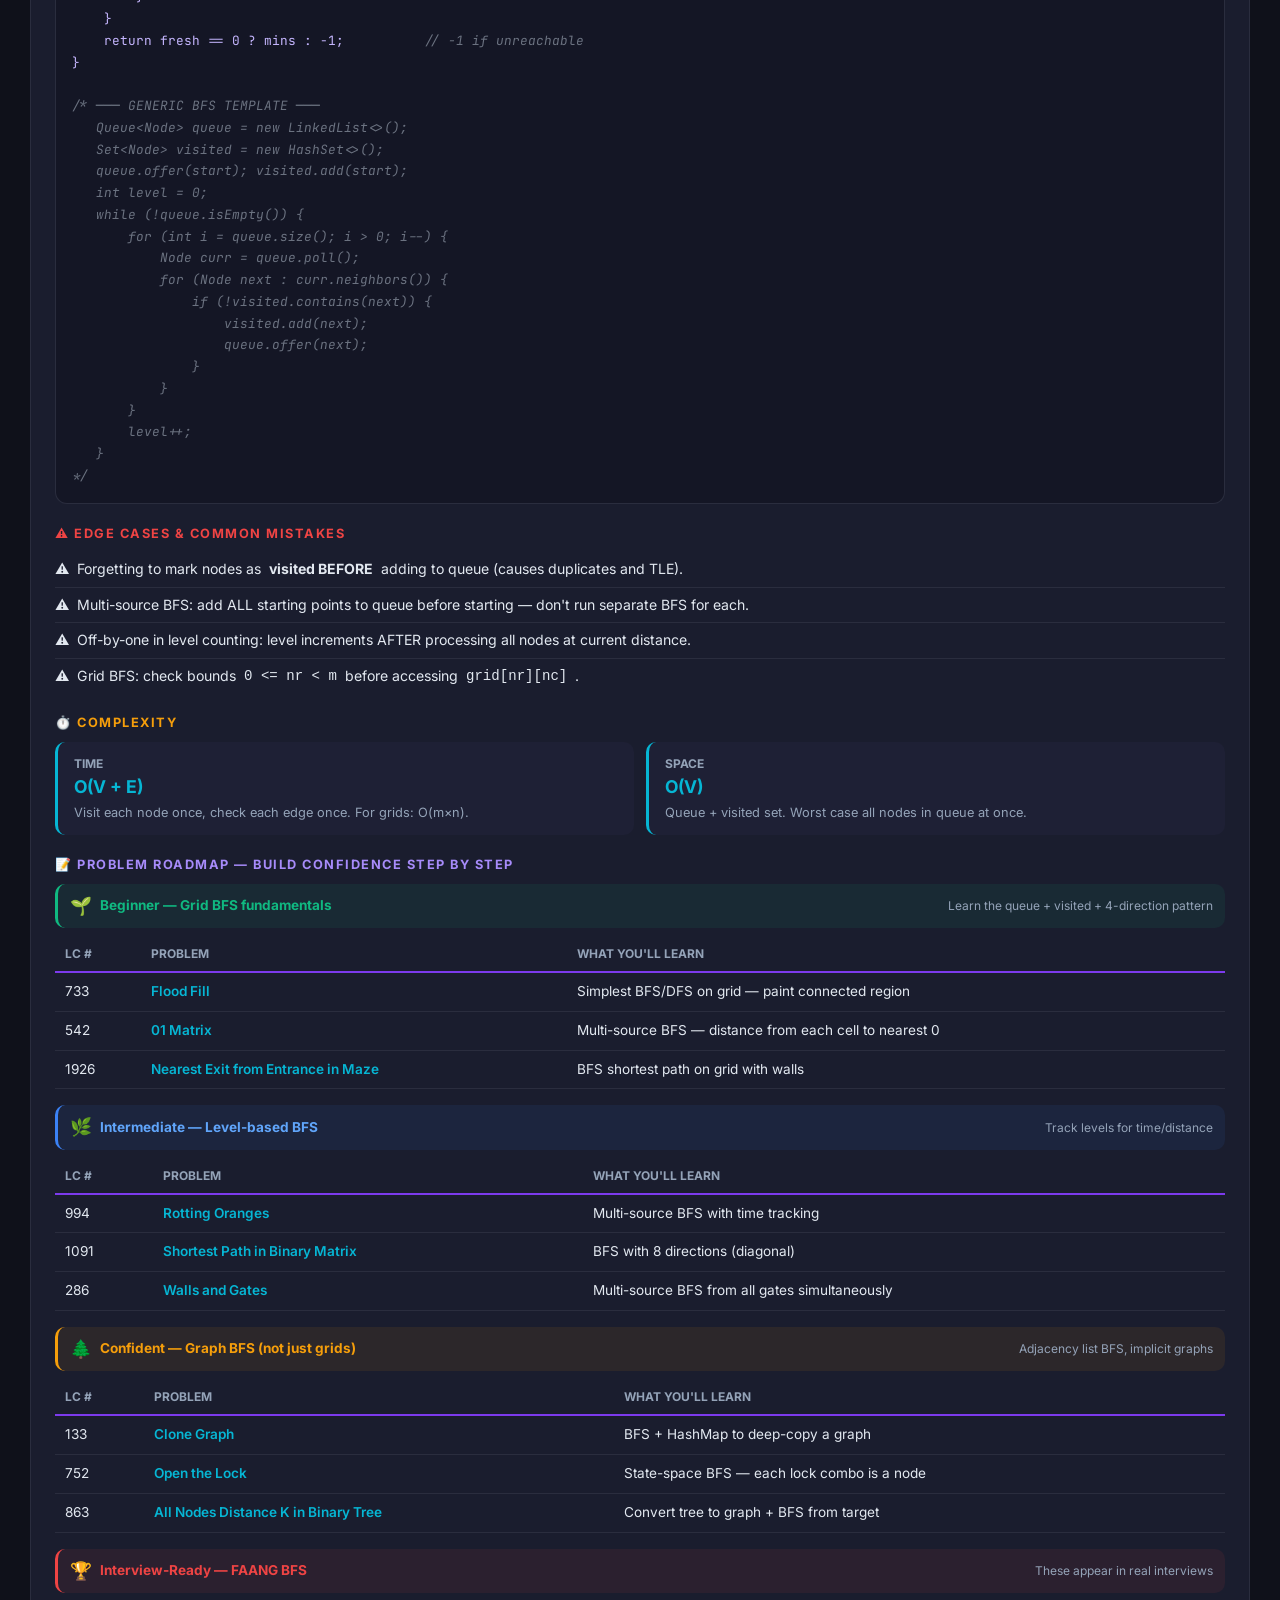
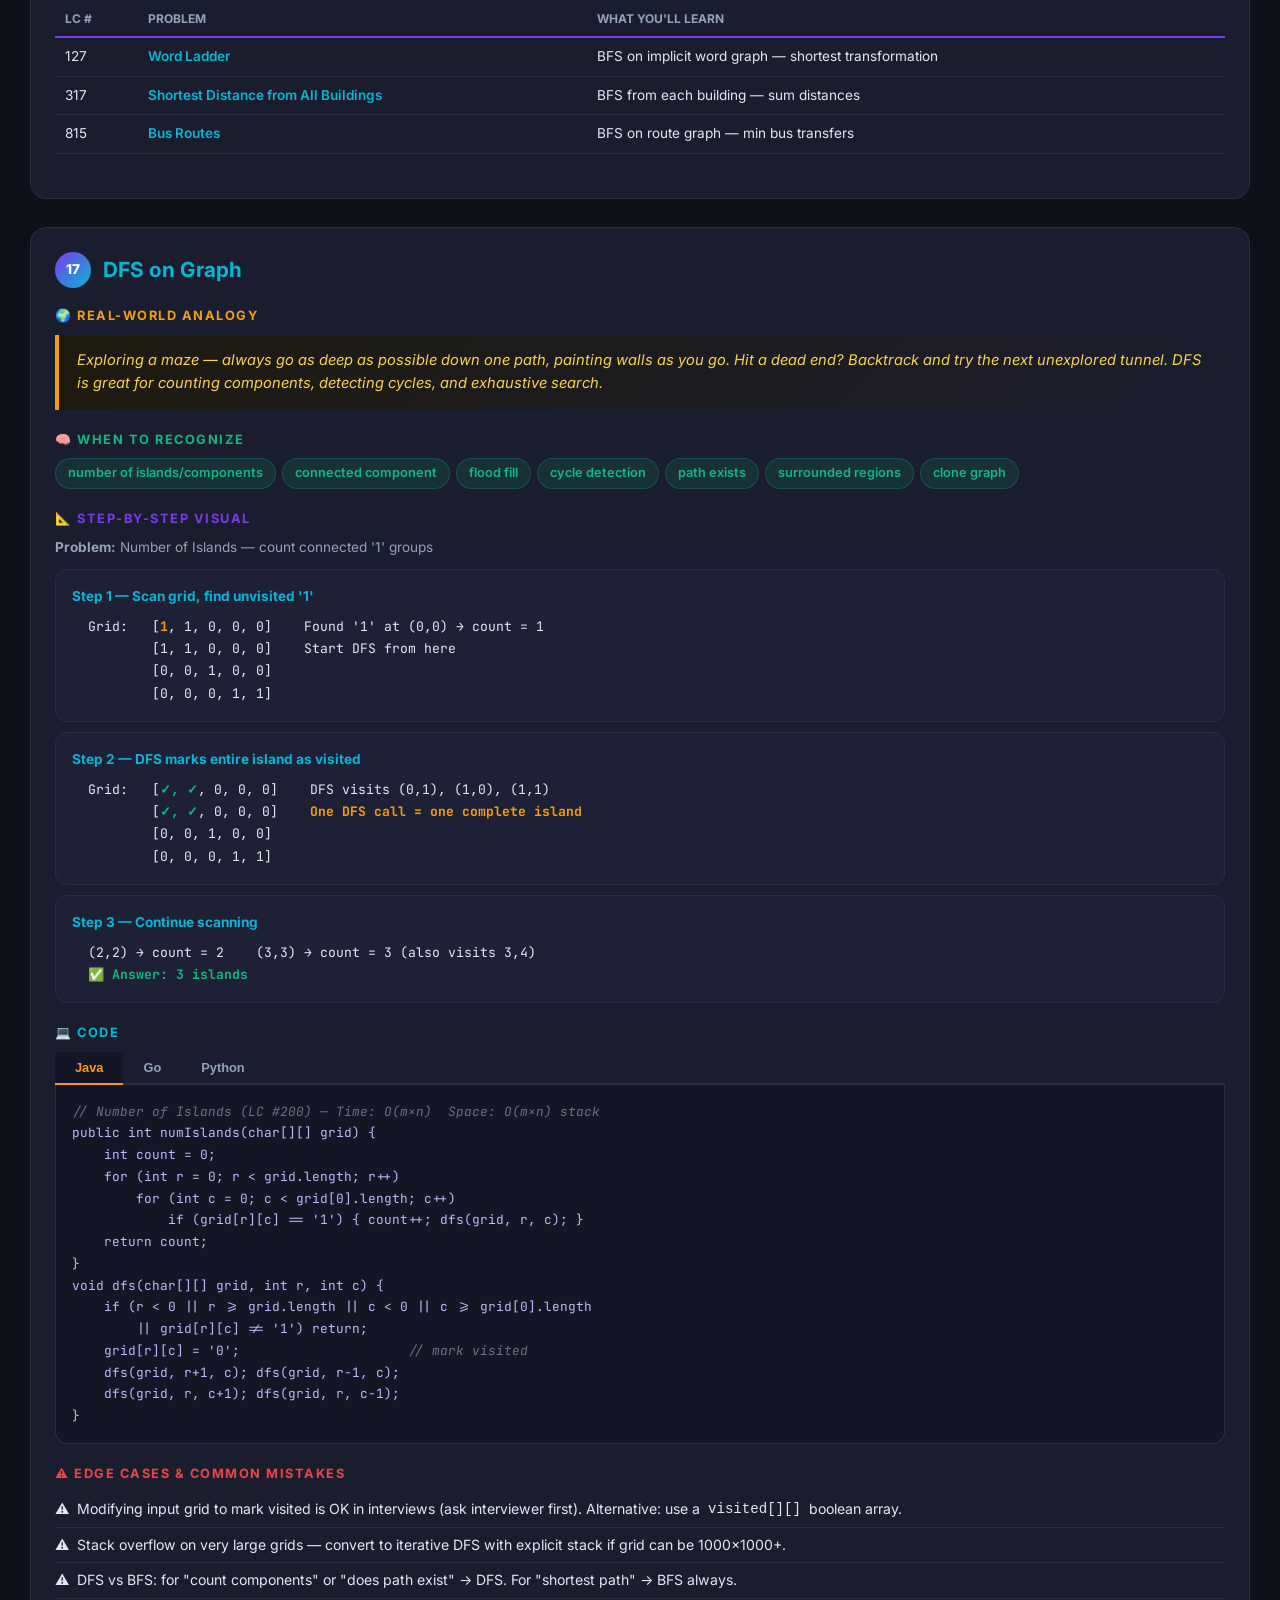
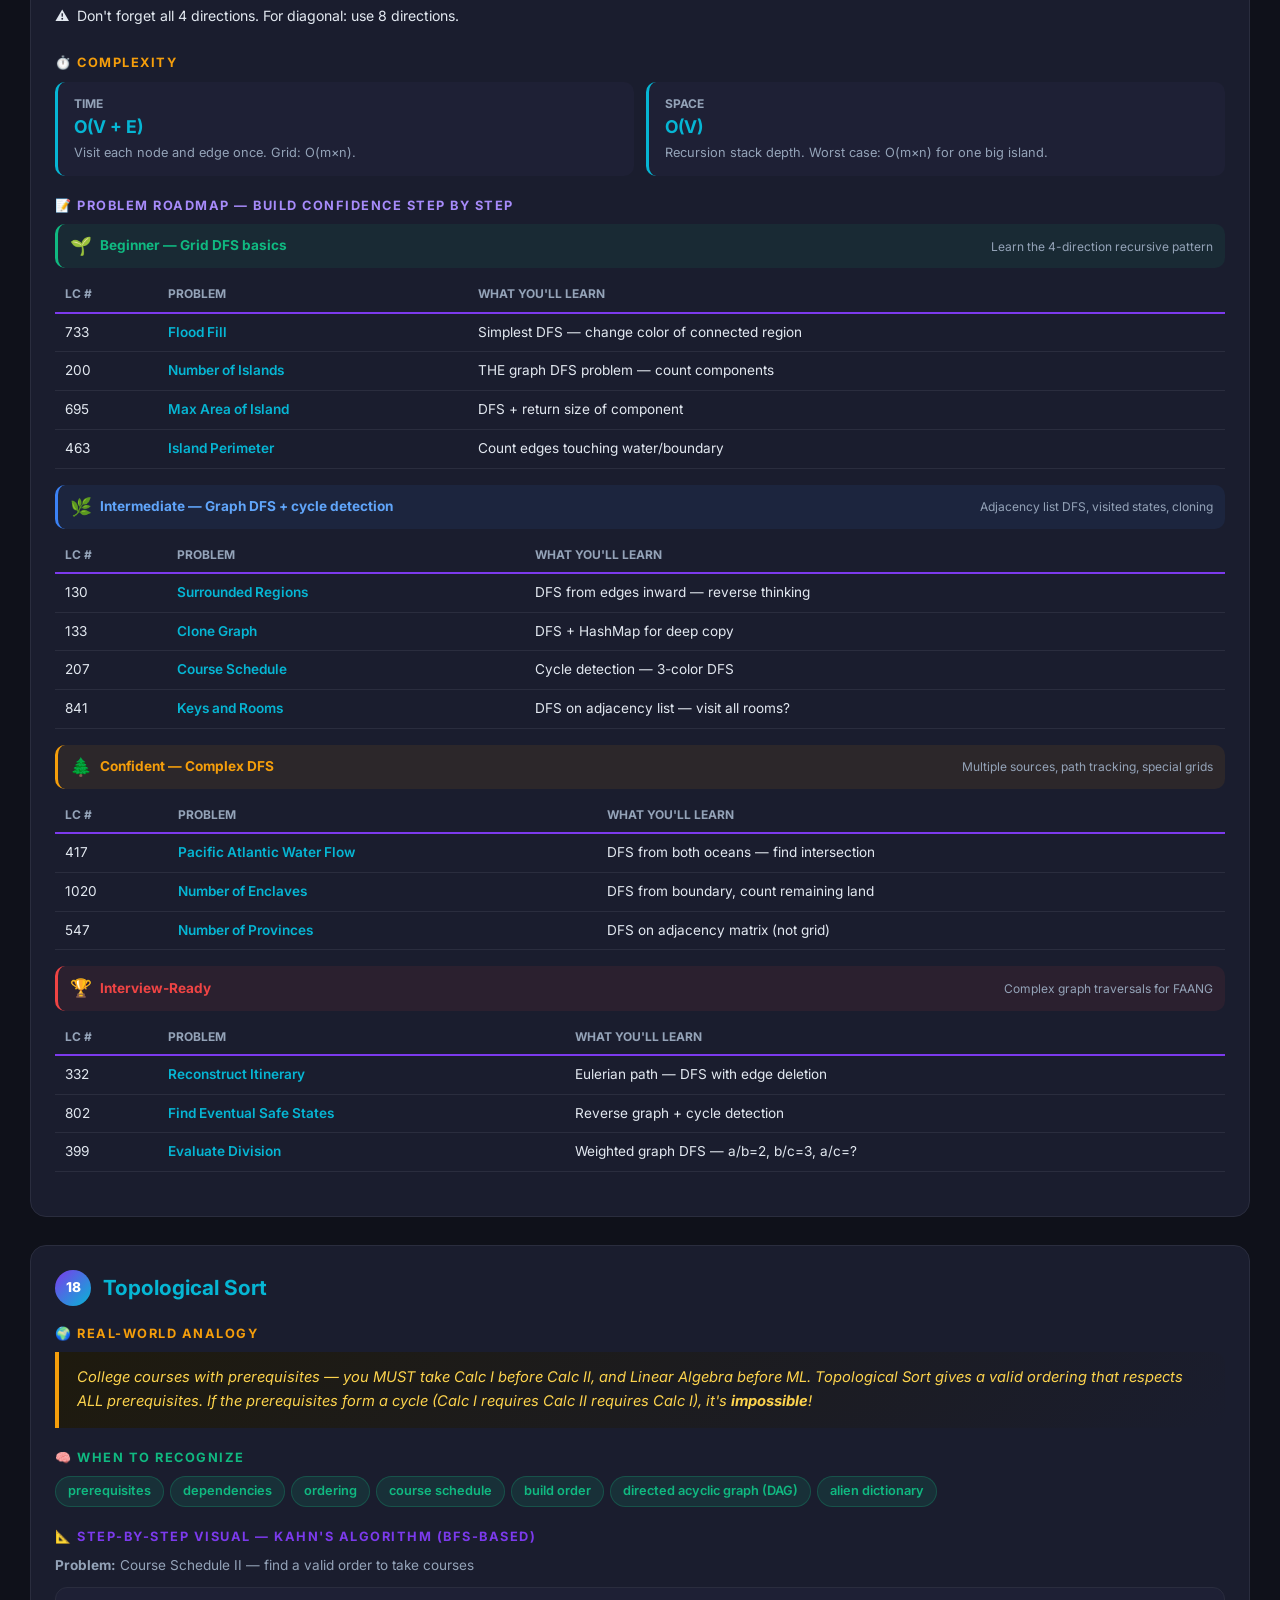
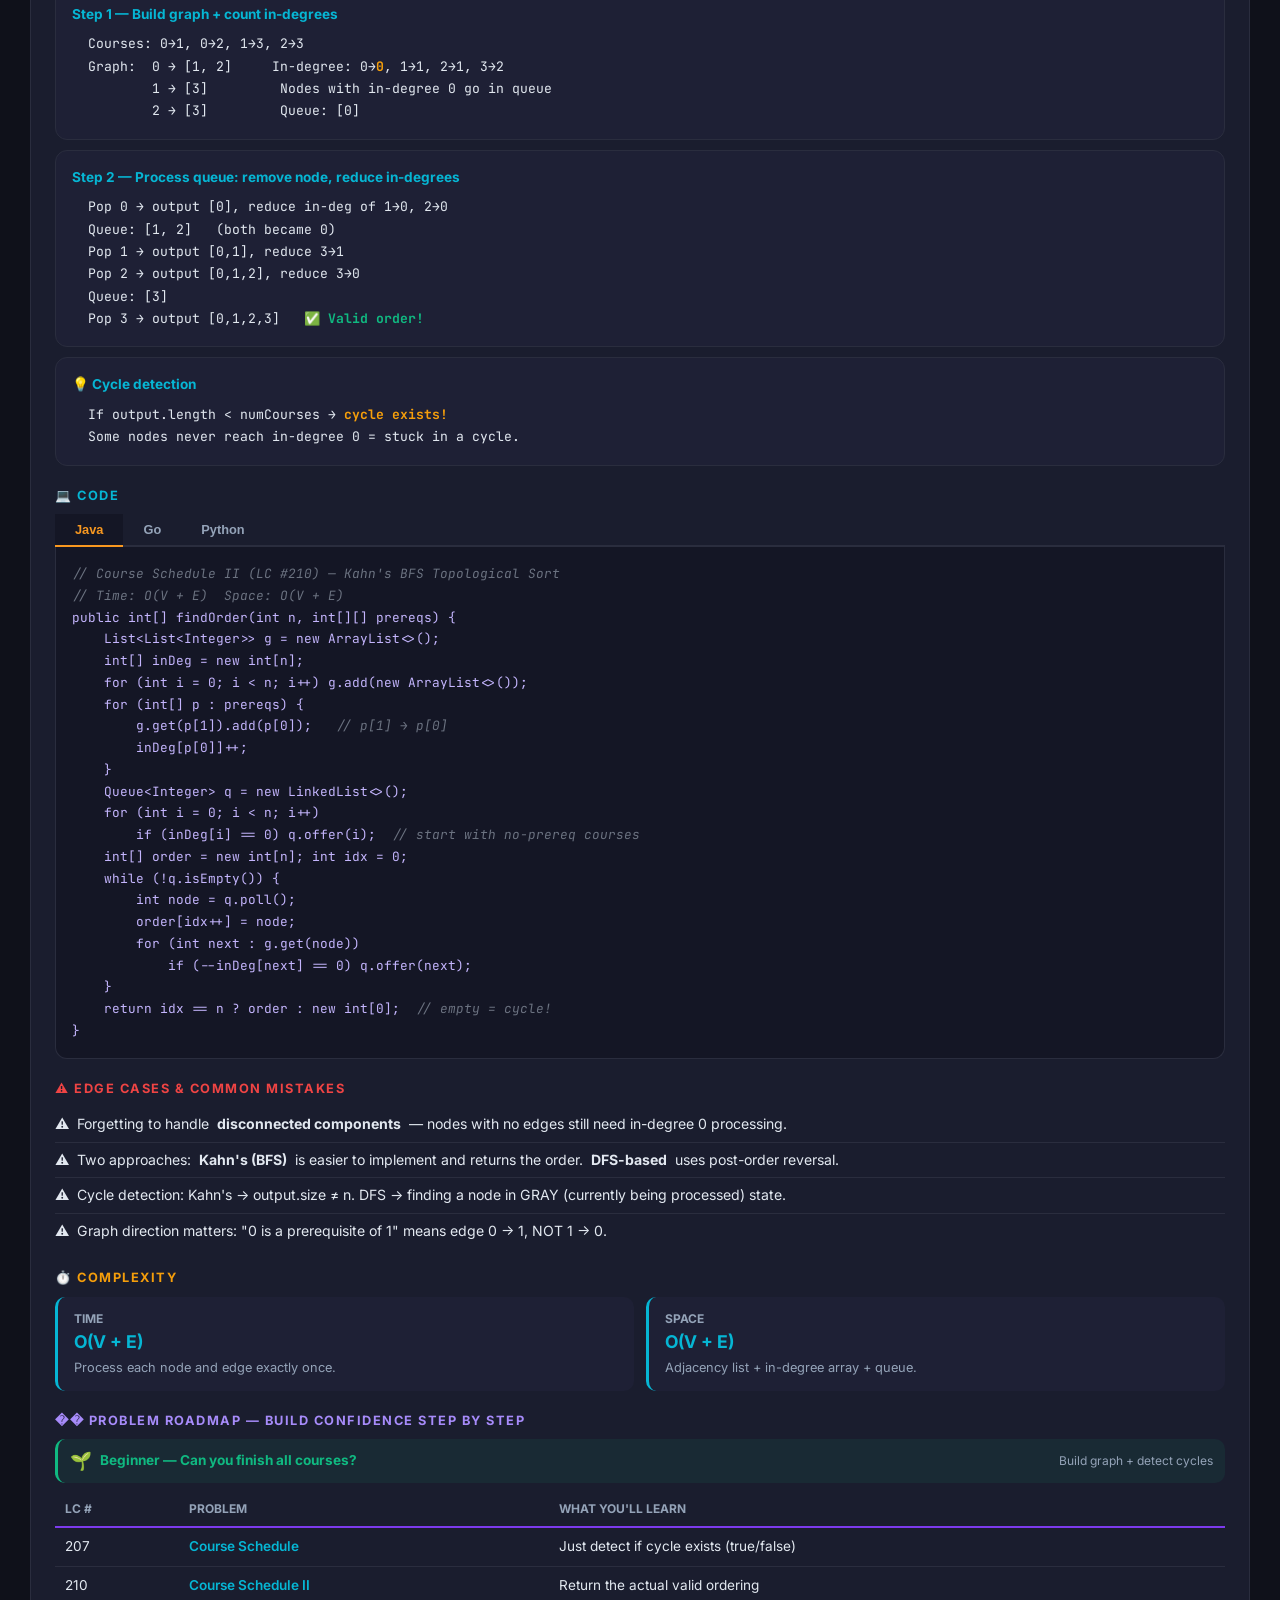
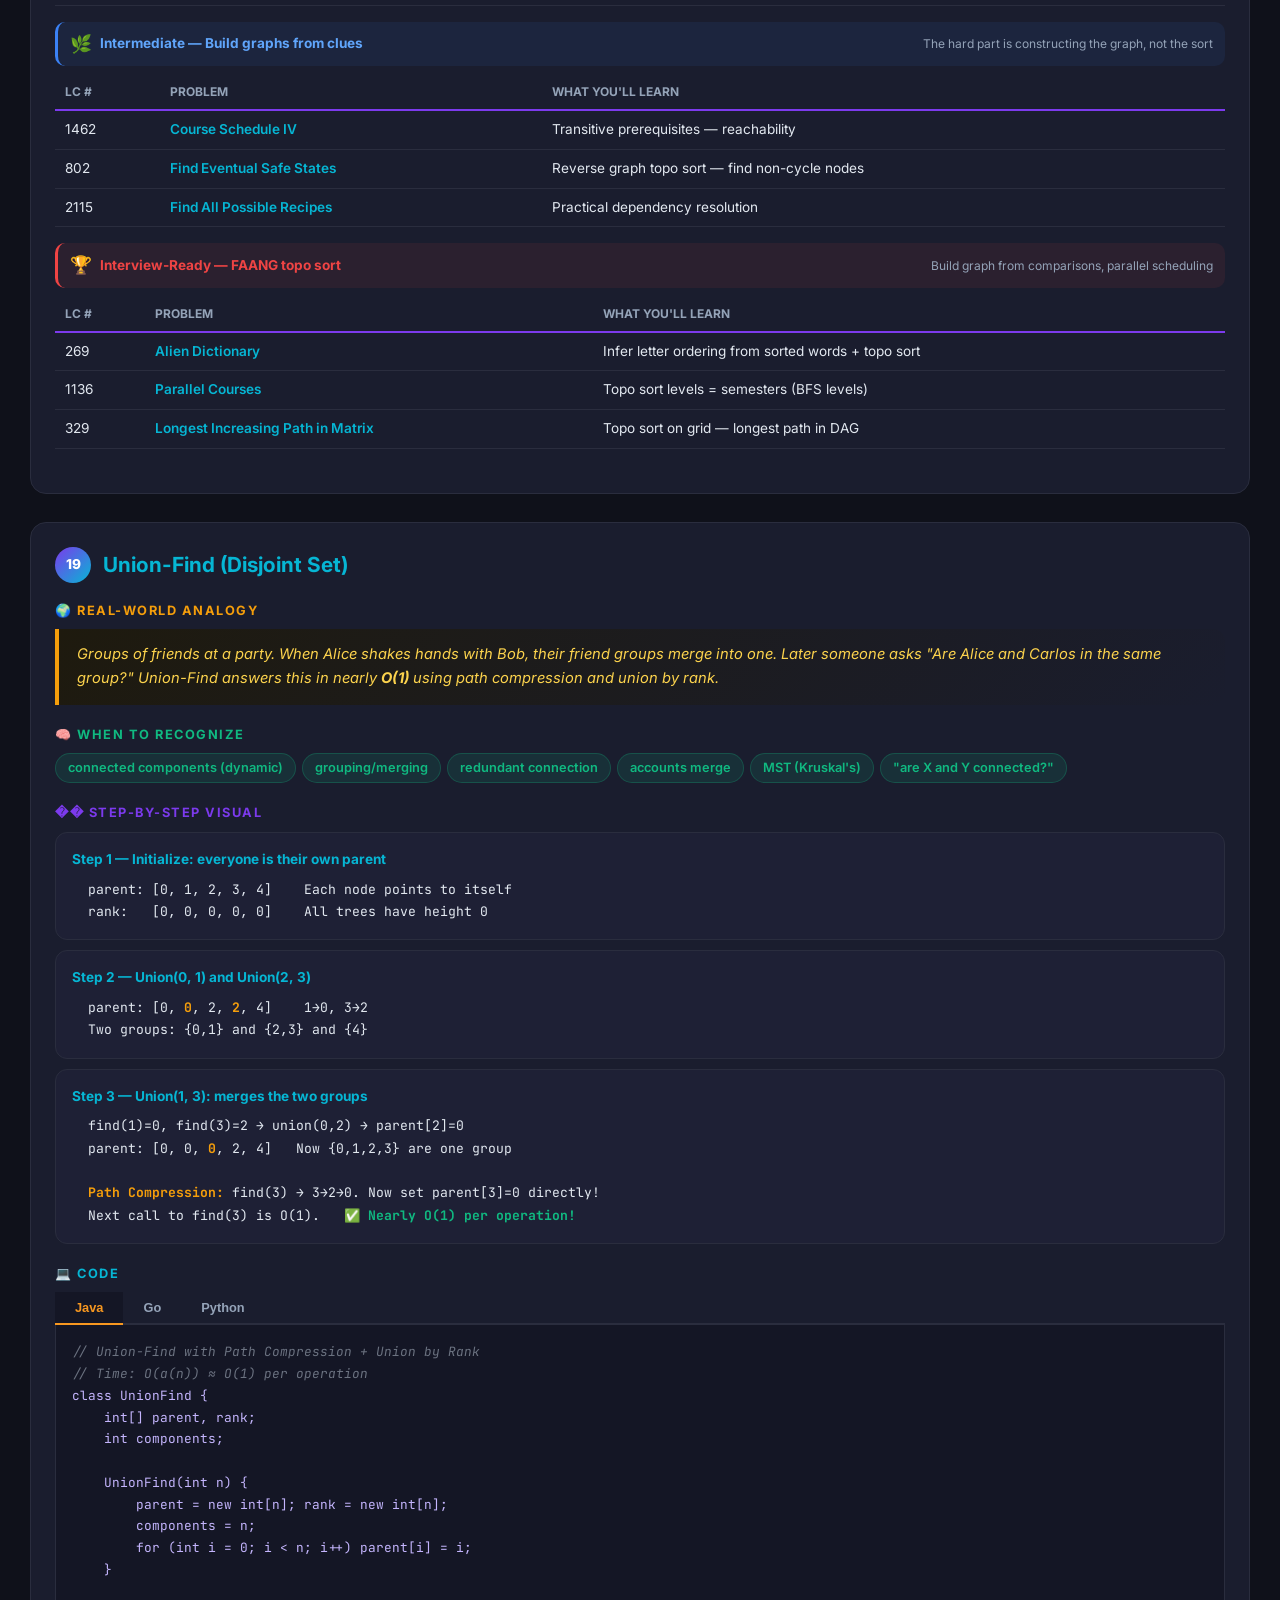
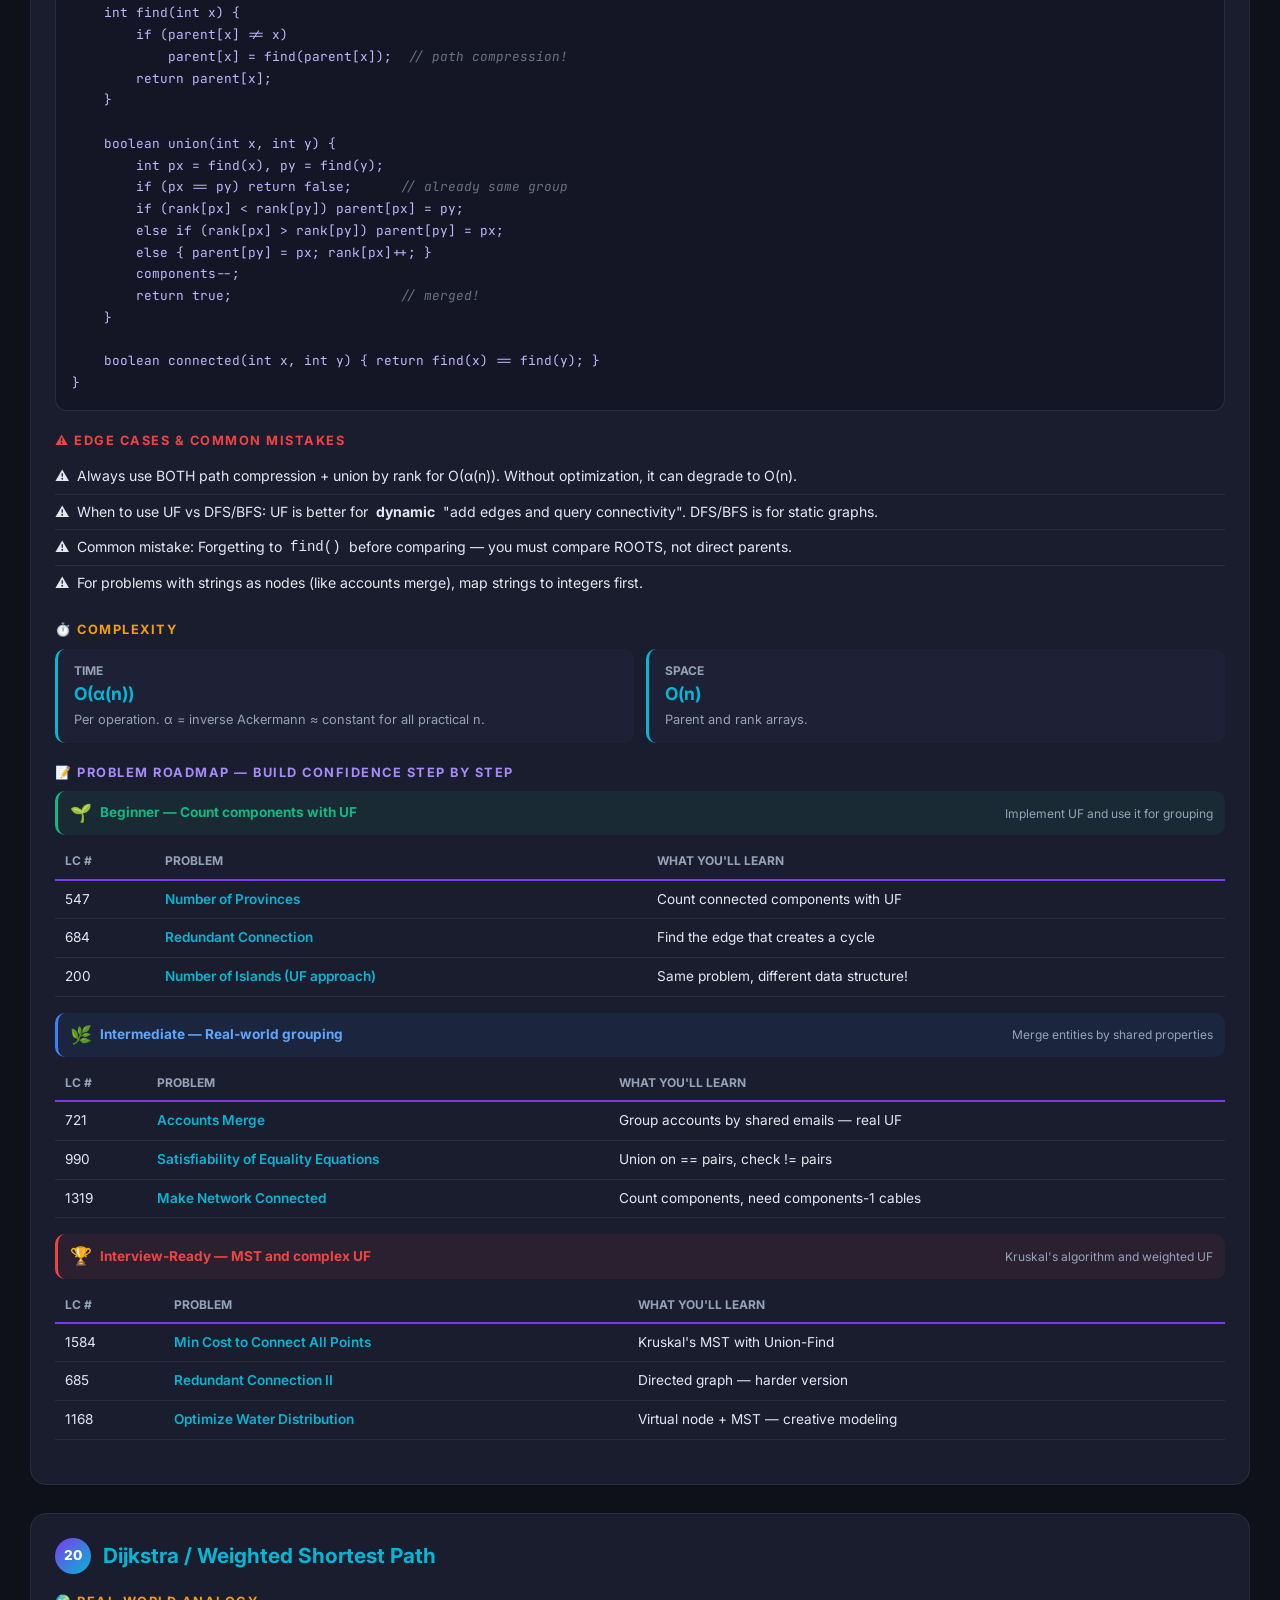
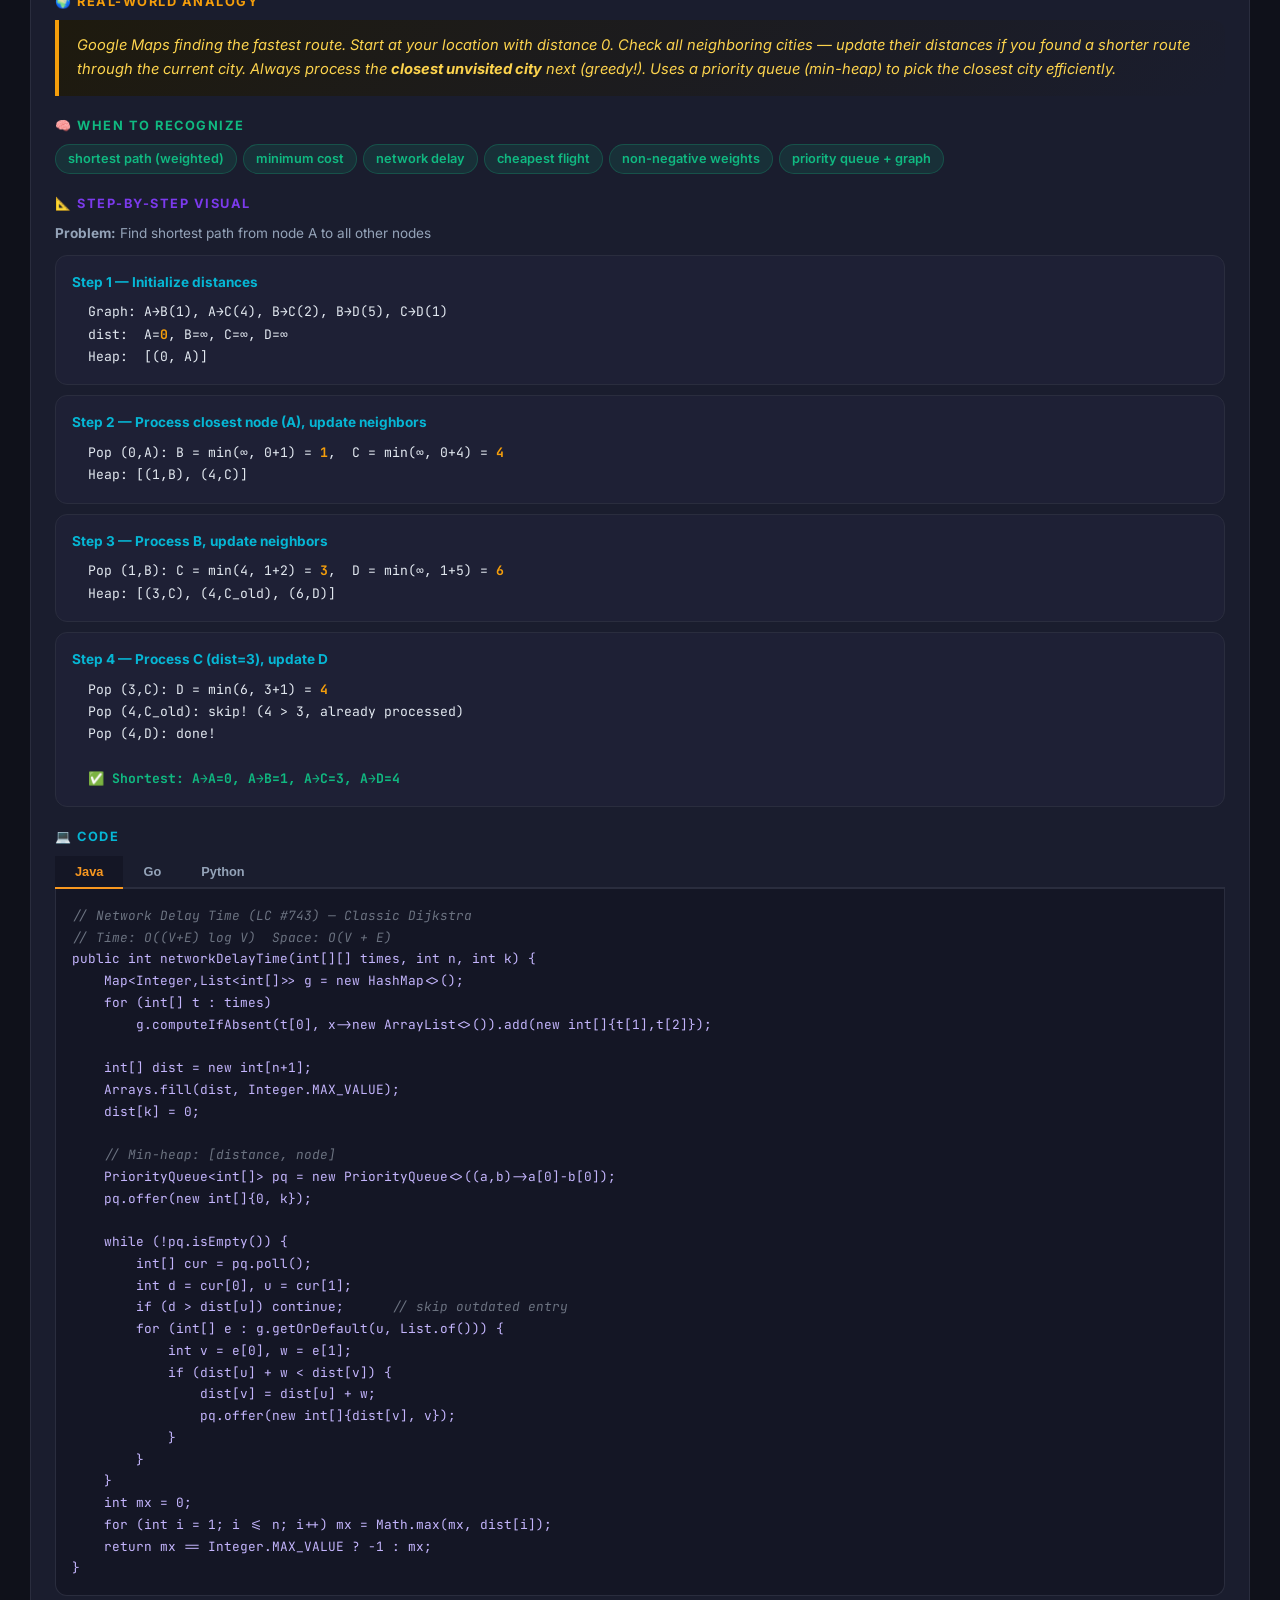
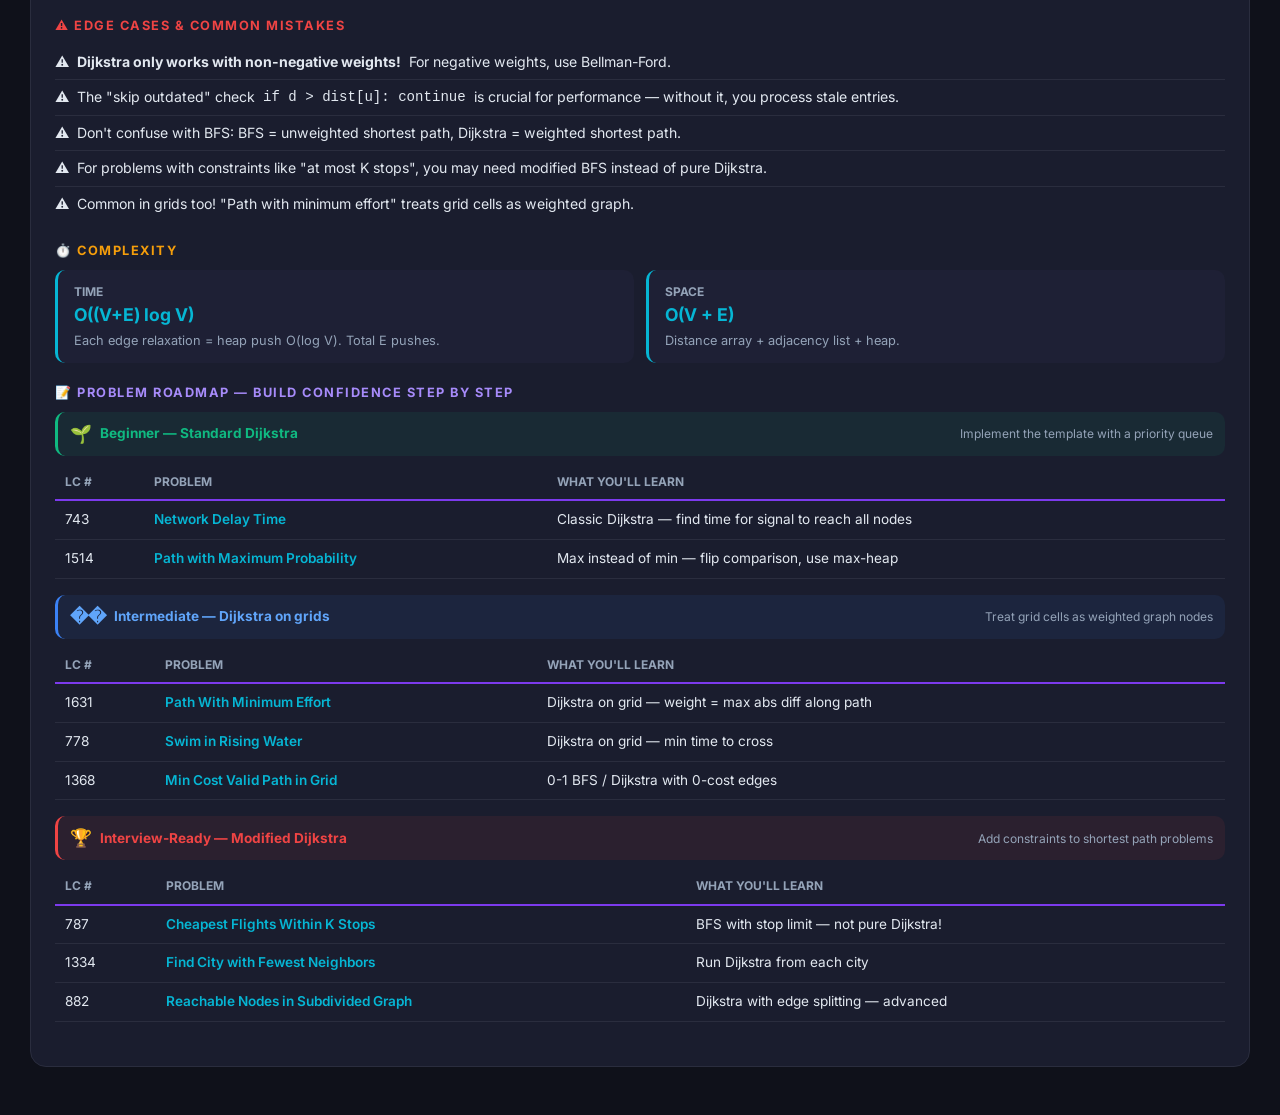
<file: topics/dsa_patterns/06_graphs.html>
<!DOCTYPE html>
<html lang="en">
<head>
<meta charset="UTF-8">
<meta name="viewport" content="width=device-width, initial-scale=1.0">
<title>DSA Patterns — Graphs | Zero to Interview-Ready</title>
<link href="https://fonts.googleapis.com/css2?family=Inter:wght@400;600;700;800&family=JetBrains+Mono:wght@400;600&display=swap" rel="stylesheet">
<link rel="stylesheet" href="styles.css">
</head>
<body>
<a class="back-link" href="index.html">← Back to All Patterns</a>
<h1>📊 Graph Patterns</h1>
<p class="subtitle">Patterns 16–20 · Navigate connected worlds</p>

<!-- ═══════════════════════ PATTERN 16: BFS ON GRAPH ═══════════════════════ -->
<div class="pattern" id="graph-bfs">
<div class="pattern-header"><div class="pattern-num">16</div><div class="pattern-title">BFS on Graph</div></div>

<div class="section"><div class="section-label analogy">🌍 Real-World Analogy</div>
<div class="analogy-box">A ripple from a stone dropped in a pond — the wave reaches nearby points first, then farther points. BFS explores all nodes at distance 1, then distance 2, then 3... This guarantees the <strong>shortest path</strong> in unweighted graphs.</div></div>

<div class="section"><div class="section-label recognize">🧠 When To Recognize</div>
<div class="keyword-list"><span class="keyword">shortest path (unweighted)</span><span class="keyword">nearest/closest</span><span class="keyword">level-by-level</span><span class="keyword">minimum steps</span><span class="keyword">spread/infection</span><span class="keyword">multi-source BFS</span></div></div>

<div class="section"><div class="section-label visual">📐 Step-by-Step Visual</div>
<p style="color:var(--dim);font-size:.85rem;margin-bottom:10px"><strong>Problem:</strong> Rotting Oranges — how many minutes until all oranges rot?<br><strong>Grid:</strong> 2=rotten, 1=fresh, 0=empty</p>
<div class="step-box"><div class="step-title">Step 1 — Find all starting points (multi-source)</div><pre>
  Grid:   [2, 1, 1]      Queue: [(0,0)]    fresh = 4
          [1, 1, 0]      <span class="highlight">All rotten oranges go into queue first</span>
          [0, 1, 1]
</pre></div>
<div class="step-box"><div class="step-title">Step 2 — Process level by level (each level = 1 minute)</div><pre>
  Minute 1: (0,0) rots → (0,1) and (1,0)    fresh = 2
  Minute 2: (0,1)→(0,2), (1,0)→(1,1)        fresh = 0... wait
  Minute 3: (0,2)→nothing, (1,1)→(2,1)       
  Minute 4: (2,1)→(2,2)                      fresh = 0 → <span class="result">✅ Answer: 4</span>
</pre></div>
<div class="step-box"><div class="step-title">💡 Key insight</div><pre>
  BFS level = time step. By processing ALL nodes at same distance
  together (<span class="highlight">for i in range(len(queue))</span>), we track "waves".
  Multi-source = multiple starting points in queue at once.
</pre></div></div>

<div class="section"><div class="section-label code">💻 Code</div>
<div class="code-tabs">
<button class="code-tab java-tab active" data-lang="java">Java</button>
<button class="code-tab go-tab" data-lang="go">Go</button>
<button class="code-tab python-tab" data-lang="python">Python</button>
</div>
<div class="code-panel java active"><pre>
<span class="comment">// Rotten Oranges (LC #994) — Multi-source BFS</span>
<span class="comment">// Time: O(m×n)  Space: O(m×n)</span>
public int orangesRotting(int[][] grid) {
    int m = grid.length, n = grid[0].length, fresh = 0;
    Queue&lt;int[]&gt; q = new LinkedList&lt;&gt;();
    for (int r = 0; r &lt; m; r++)           <span class="comment">// Step 1: find all rotten</span>
        for (int c = 0; c &lt; n; c++) {
            if (grid[r][c] == 2) q.offer(new int[]{r, c});
            if (grid[r][c] == 1) fresh++;
        }
    if (fresh == 0) return 0;              <span class="comment">// nothing to rot</span>
    int[][] dirs = {{0,1},{0,-1},{1,0},{-1,0}};
    int mins = 0;
    while (!q.isEmpty() &amp;&amp; fresh &gt; 0) {
        mins++;                             <span class="comment">// one minute per level</span>
        for (int i = q.size(); i &gt; 0; i--) { <span class="comment">// process entire level</span>
            int[] c = q.poll();
            for (int[] d : dirs) {
                int nr = c[0]+d[0], nc = c[1]+d[1];
                if (nr&gt;=0 &amp;&amp; nr&lt;m &amp;&amp; nc&gt;=0 &amp;&amp; nc&lt;n &amp;&amp; grid[nr][nc]==1) {
                    grid[nr][nc] = 2; fresh--;
                    q.offer(new int[]{nr, nc});
                }
            }
        }
    }
    return fresh == 0 ? mins : -1;          <span class="comment">// -1 if unreachable</span>
}

<span class="comment">/* ─── GENERIC BFS TEMPLATE ───
   Queue&lt;Node&gt; queue = new LinkedList&lt;&gt;();
   Set&lt;Node&gt; visited = new HashSet&lt;&gt;();
   queue.offer(start); visited.add(start);
   int level = 0;
   while (!queue.isEmpty()) {
       for (int i = queue.size(); i &gt; 0; i--) {
           Node curr = queue.poll();
           for (Node next : curr.neighbors()) {
               if (!visited.contains(next)) {
                   visited.add(next);
                   queue.offer(next);
               }
           }
       }
       level++;
   }
*/</span>
</pre></div>
<div class="code-panel go"><pre>
<span class="comment">// Rotten Oranges — Multi-source BFS</span>
func orangesRotting(grid [][]int) int {
    m, n := len(grid), len(grid[0])
    q := [][2]int{}; fresh := 0
    for r := 0; r &lt; m; r++ {
        for c := 0; c &lt; n; c++ {
            if grid[r][c] == 2 { q = append(q, [2]int{r, c}) }
            if grid[r][c] == 1 { fresh++ }
        }
    }
    if fresh == 0 { return 0 }
    dirs := [4][2]int{{0,1},{0,-1},{1,0},{-1,0}}
    mins := 0
    for len(q) &gt; 0 &amp;&amp; fresh &gt; 0 {
        mins++
        for i := len(q); i &gt; 0; i-- {
            c := q[0]; q = q[1:]
            for _, d := range dirs {
                nr, nc := c[0]+d[0], c[1]+d[1]
                if nr&gt;=0 &amp;&amp; nr&lt;m &amp;&amp; nc&gt;=0 &amp;&amp; nc&lt;n &amp;&amp; grid[nr][nc]==1 {
                    grid[nr][nc] = 2; fresh--
                    q = append(q, [2]int{nr, nc})
                }
            }
        }
    }
    if fresh == 0 { return mins }; return -1
}
</pre></div>
<div class="code-panel python"><pre>
<span class="comment"># Rotten Oranges — Multi-source BFS</span>
from collections import deque
def oranges_rotting(grid):
    m, n = len(grid), len(grid[0])
    q, fresh = deque(), 0
    for r in range(m):
        for c in range(n):
            if grid[r][c] == 2: q.append((r, c))
            if grid[r][c] == 1: fresh += 1
    if fresh == 0: return 0
    dirs, mins = [(0,1),(0,-1),(1,0),(-1,0)], 0
    while q and fresh &gt; 0:
        mins += 1
        for _ in range(len(q)):      <span class="comment"># process entire level</span>
            r, c = q.popleft()
            for dr, dc in dirs:
                nr, nc = r+dr, c+dc
                if 0&lt;=nr&lt;m and 0&lt;=nc&lt;n and grid[nr][nc]==1:
                    grid[nr][nc] = 2; fresh -= 1
                    q.append((nr, nc))
    return mins if fresh == 0 else -1

<span class="comment"># ─── GENERIC BFS TEMPLATE ───
# queue = deque([start]); visited = {start}
# level = 0
# while queue:
#     for _ in range(len(queue)):
#         curr = queue.popleft()
#         for next_node in curr.neighbors:
#             if next_node not in visited:
#                 visited.add(next_node)
#                 queue.append(next_node)
#     level += 1</span>
</pre></div></div>

<div class="section"><div class="section-label edge">⚠️ Edge Cases & Common Mistakes</div>
<ul class="edge-list">
<li>Forgetting to mark nodes as <strong>visited BEFORE</strong> adding to queue (causes duplicates and TLE).</li>
<li>Multi-source BFS: add ALL starting points to queue before starting — don't run separate BFS for each.</li>
<li>Off-by-one in level counting: level increments AFTER processing all nodes at current distance.</li>
<li>Grid BFS: check bounds <code>0 <= nr < m</code> before accessing <code>grid[nr][nc]</code>.</li>
</ul></div>

<div class="section"><div class="section-label complexity">⏱️ Complexity</div>
<div class="complexity-grid">
<div class="complexity-card"><div class="label">Time</div><div class="value">O(V + E)</div><div class="explain">Visit each node once, check each edge once. For grids: O(m×n).</div></div>
<div class="complexity-card"><div class="label">Space</div><div class="value">O(V)</div><div class="explain">Queue + visited set. Worst case all nodes in queue at once.</div></div>
</div></div>

<div class="section"><div class="section-label problems">📝 Problem Roadmap — Build Confidence Step by Step</div>
<div class="tier tier-beginner">
<div class="tier-header"><span class="tier-emoji">🌱</span> Beginner — Grid BFS fundamentals<div class="tier-desc">Learn the queue + visited + 4-direction pattern</div></div>
<table class="problem-table"><tr><th>LC #</th><th>Problem</th><th>What You'll Learn</th></tr>
<tr><td>733</td><td><a href="https://leetcode.com/problems/flood-fill/" target="_blank">Flood Fill</a></td><td>Simplest BFS/DFS on grid — paint connected region</td></tr>
<tr><td>542</td><td><a href="https://leetcode.com/problems/01-matrix/" target="_blank">01 Matrix</a></td><td>Multi-source BFS — distance from each cell to nearest 0</td></tr>
<tr><td>1926</td><td><a href="https://leetcode.com/problems/nearest-exit-from-entrance-in-maze/" target="_blank">Nearest Exit from Entrance in Maze</a></td><td>BFS shortest path on grid with walls</td></tr>
</table></div>
<div class="tier tier-intermediate">
<div class="tier-header"><span class="tier-emoji">🌿</span> Intermediate — Level-based BFS<div class="tier-desc">Track levels for time/distance</div></div>
<table class="problem-table"><tr><th>LC #</th><th>Problem</th><th>What You'll Learn</th></tr>
<tr><td>994</td><td><a href="https://leetcode.com/problems/rotting-oranges/" target="_blank">Rotting Oranges</a></td><td>Multi-source BFS with time tracking</td></tr>
<tr><td>1091</td><td><a href="https://leetcode.com/problems/shortest-path-in-binary-matrix/" target="_blank">Shortest Path in Binary Matrix</a></td><td>BFS with 8 directions (diagonal)</td></tr>
<tr><td>286</td><td><a href="https://leetcode.com/problems/walls-and-gates/" target="_blank">Walls and Gates</a></td><td>Multi-source BFS from all gates simultaneously</td></tr>
</table></div>
<div class="tier tier-confident">
<div class="tier-header"><span class="tier-emoji">🌲</span> Confident — Graph BFS (not just grids)<div class="tier-desc">Adjacency list BFS, implicit graphs</div></div>
<table class="problem-table"><tr><th>LC #</th><th>Problem</th><th>What You'll Learn</th></tr>
<tr><td>133</td><td><a href="https://leetcode.com/problems/clone-graph/" target="_blank">Clone Graph</a></td><td>BFS + HashMap to deep-copy a graph</td></tr>
<tr><td>752</td><td><a href="https://leetcode.com/problems/open-the-lock/" target="_blank">Open the Lock</a></td><td>State-space BFS — each lock combo is a node</td></tr>
<tr><td>863</td><td><a href="https://leetcode.com/problems/all-nodes-distance-k-in-binary-tree/" target="_blank">All Nodes Distance K in Binary Tree</a></td><td>Convert tree to graph + BFS from target</td></tr>
</table></div>
<div class="tier tier-interview">
<div class="tier-header"><span class="tier-emoji">🏆</span> Interview-Ready — FAANG BFS<div class="tier-desc">These appear in real interviews</div></div>
<table class="problem-table"><tr><th>LC #</th><th>Problem</th><th>What You'll Learn</th></tr>
<tr><td>127</td><td><a href="https://leetcode.com/problems/word-ladder/" target="_blank">Word Ladder</a></td><td>BFS on implicit word graph — shortest transformation</td></tr>
<tr><td>317</td><td><a href="https://leetcode.com/problems/shortest-distance-from-all-buildings/" target="_blank">Shortest Distance from All Buildings</a></td><td>BFS from each building — sum distances</td></tr>
<tr><td>815</td><td><a href="https://leetcode.com/problems/bus-routes/" target="_blank">Bus Routes</a></td><td>BFS on route graph — min bus transfers</td></tr>
</table></div>
</div></div>

<!-- ═══════════════════════ PATTERN 17: DFS ON GRAPH ═══════════════════════ -->
<div class="pattern" id="graph-dfs">
<div class="pattern-header"><div class="pattern-num">17</div><div class="pattern-title">DFS on Graph</div></div>

<div class="section"><div class="section-label analogy">🌍 Real-World Analogy</div>
<div class="analogy-box">Exploring a maze — always go as deep as possible down one path, painting walls as you go. Hit a dead end? Backtrack and try the next unexplored tunnel. DFS is great for counting components, detecting cycles, and exhaustive search.</div></div>

<div class="section"><div class="section-label recognize">🧠 When To Recognize</div>
<div class="keyword-list"><span class="keyword">number of islands/components</span><span class="keyword">connected component</span><span class="keyword">flood fill</span><span class="keyword">cycle detection</span><span class="keyword">path exists</span><span class="keyword">surrounded regions</span><span class="keyword">clone graph</span></div></div>

<div class="section"><div class="section-label visual">📐 Step-by-Step Visual</div>
<p style="color:var(--dim);font-size:.85rem;margin-bottom:10px"><strong>Problem:</strong> Number of Islands — count connected '1' groups</p>
<div class="step-box"><div class="step-title">Step 1 — Scan grid, find unvisited '1'</div><pre>
  Grid:   [<span class="highlight">1</span>, 1, 0, 0, 0]    Found '1' at (0,0) → count = 1
          [1, 1, 0, 0, 0]    Start DFS from here
          [0, 0, 1, 0, 0]
          [0, 0, 0, 1, 1]
</pre></div>
<div class="step-box"><div class="step-title">Step 2 — DFS marks entire island as visited</div><pre>
  Grid:   [<span class="result">✓, ✓</span>, 0, 0, 0]    DFS visits (0,1), (1,0), (1,1)
          [<span class="result">✓, ✓</span>, 0, 0, 0]    <span class="highlight">One DFS call = one complete island</span>
          [0, 0, 1, 0, 0]
          [0, 0, 0, 1, 1]
</pre></div>
<div class="step-box"><div class="step-title">Step 3 — Continue scanning</div><pre>
  (2,2) → count = 2    (3,3) → count = 3 (also visits 3,4)
  <span class="result">✅ Answer: 3 islands</span>
</pre></div></div>

<div class="section"><div class="section-label code">💻 Code</div>
<div class="code-tabs">
<button class="code-tab java-tab active" data-lang="java">Java</button>
<button class="code-tab go-tab" data-lang="go">Go</button>
<button class="code-tab python-tab" data-lang="python">Python</button>
</div>
<div class="code-panel java active"><pre>
<span class="comment">// Number of Islands (LC #200) — Time: O(m×n)  Space: O(m×n) stack</span>
public int numIslands(char[][] grid) {
    int count = 0;
    for (int r = 0; r &lt; grid.length; r++)
        for (int c = 0; c &lt; grid[0].length; c++)
            if (grid[r][c] == '1') { count++; dfs(grid, r, c); }
    return count;
}
void dfs(char[][] grid, int r, int c) {
    if (r &lt; 0 || r &gt;= grid.length || c &lt; 0 || c &gt;= grid[0].length
        || grid[r][c] != '1') return;
    grid[r][c] = '0';                     <span class="comment">// mark visited</span>
    dfs(grid, r+1, c); dfs(grid, r-1, c);
    dfs(grid, r, c+1); dfs(grid, r, c-1);
}
</pre></div>
<div class="code-panel go"><pre>
func numIslands(grid [][]byte) int {
    count := 0
    for r := range grid {
        for c := range grid[0] {
            if grid[r][c] == '1' { count++; dfs(grid, r, c) }
        }
    }
    return count
}
func dfs(grid [][]byte, r, c int) {
    if r&lt;0||r&gt;=len(grid)||c&lt;0||c&gt;=len(grid[0])||grid[r][c]!='1' { return }
    grid[r][c] = '0'
    dfs(grid,r+1,c); dfs(grid,r-1,c); dfs(grid,r,c+1); dfs(grid,r,c-1)
}
</pre></div>
<div class="code-panel python"><pre>
def num_islands(grid):
    count = 0
    for r in range(len(grid)):
        for c in range(len(grid[0])):
            if grid[r][c] == '1':
                count += 1; dfs(grid, r, c)
    return count

def dfs(grid, r, c):
    if r&lt;0 or r&gt;=len(grid) or c&lt;0 or c&gt;=len(grid[0]) or grid[r][c]!='1':
        return
    grid[r][c] = '0'
    dfs(grid,r+1,c); dfs(grid,r-1,c)
    dfs(grid,r,c+1); dfs(grid,r,c-1)
</pre></div></div>

<div class="section"><div class="section-label edge">⚠️ Edge Cases & Common Mistakes</div>
<ul class="edge-list">
<li>Modifying input grid to mark visited is OK in interviews (ask interviewer first). Alternative: use a <code>visited[][]</code> boolean array.</li>
<li>Stack overflow on very large grids — convert to iterative DFS with explicit stack if grid can be 1000×1000+.</li>
<li>DFS vs BFS: for "count components" or "does path exist" → DFS. For "shortest path" → BFS always.</li>
<li>Don't forget all 4 directions. For diagonal: use 8 directions.</li>
</ul></div>

<div class="section"><div class="section-label complexity">⏱️ Complexity</div>
<div class="complexity-grid">
<div class="complexity-card"><div class="label">Time</div><div class="value">O(V + E)</div><div class="explain">Visit each node and edge once. Grid: O(m×n).</div></div>
<div class="complexity-card"><div class="label">Space</div><div class="value">O(V)</div><div class="explain">Recursion stack depth. Worst case: O(m×n) for one big island.</div></div>
</div></div>

<div class="section"><div class="section-label problems">📝 Problem Roadmap — Build Confidence Step by Step</div>
<div class="tier tier-beginner">
<div class="tier-header"><span class="tier-emoji">🌱</span> Beginner — Grid DFS basics<div class="tier-desc">Learn the 4-direction recursive pattern</div></div>
<table class="problem-table"><tr><th>LC #</th><th>Problem</th><th>What You'll Learn</th></tr>
<tr><td>733</td><td><a href="https://leetcode.com/problems/flood-fill/" target="_blank">Flood Fill</a></td><td>Simplest DFS — change color of connected region</td></tr>
<tr><td>200</td><td><a href="https://leetcode.com/problems/number-of-islands/" target="_blank">Number of Islands</a></td><td>THE graph DFS problem — count components</td></tr>
<tr><td>695</td><td><a href="https://leetcode.com/problems/max-area-of-island/" target="_blank">Max Area of Island</a></td><td>DFS + return size of component</td></tr>
<tr><td>463</td><td><a href="https://leetcode.com/problems/island-perimeter/" target="_blank">Island Perimeter</a></td><td>Count edges touching water/boundary</td></tr>
</table></div>
<div class="tier tier-intermediate">
<div class="tier-header"><span class="tier-emoji">🌿</span> Intermediate — Graph DFS + cycle detection<div class="tier-desc">Adjacency list DFS, visited states, cloning</div></div>
<table class="problem-table"><tr><th>LC #</th><th>Problem</th><th>What You'll Learn</th></tr>
<tr><td>130</td><td><a href="https://leetcode.com/problems/surrounded-regions/" target="_blank">Surrounded Regions</a></td><td>DFS from edges inward — reverse thinking</td></tr>
<tr><td>133</td><td><a href="https://leetcode.com/problems/clone-graph/" target="_blank">Clone Graph</a></td><td>DFS + HashMap for deep copy</td></tr>
<tr><td>207</td><td><a href="https://leetcode.com/problems/course-schedule/" target="_blank">Course Schedule</a></td><td>Cycle detection — 3-color DFS</td></tr>
<tr><td>841</td><td><a href="https://leetcode.com/problems/keys-and-rooms/" target="_blank">Keys and Rooms</a></td><td>DFS on adjacency list — visit all rooms?</td></tr>
</table></div>
<div class="tier tier-confident">
<div class="tier-header"><span class="tier-emoji">🌲</span> Confident — Complex DFS<div class="tier-desc">Multiple sources, path tracking, special grids</div></div>
<table class="problem-table"><tr><th>LC #</th><th>Problem</th><th>What You'll Learn</th></tr>
<tr><td>417</td><td><a href="https://leetcode.com/problems/pacific-atlantic-water-flow/" target="_blank">Pacific Atlantic Water Flow</a></td><td>DFS from both oceans — find intersection</td></tr>
<tr><td>1020</td><td><a href="https://leetcode.com/problems/number-of-enclaves/" target="_blank">Number of Enclaves</a></td><td>DFS from boundary, count remaining land</td></tr>
<tr><td>547</td><td><a href="https://leetcode.com/problems/number-of-provinces/" target="_blank">Number of Provinces</a></td><td>DFS on adjacency matrix (not grid)</td></tr>
</table></div>
<div class="tier tier-interview">
<div class="tier-header"><span class="tier-emoji">🏆</span> Interview-Ready<div class="tier-desc">Complex graph traversals for FAANG</div></div>
<table class="problem-table"><tr><th>LC #</th><th>Problem</th><th>What You'll Learn</th></tr>
<tr><td>332</td><td><a href="https://leetcode.com/problems/reconstruct-itinerary/" target="_blank">Reconstruct Itinerary</a></td><td>Eulerian path — DFS with edge deletion</td></tr>
<tr><td>802</td><td><a href="https://leetcode.com/problems/find-eventual-safe-states/" target="_blank">Find Eventual Safe States</a></td><td>Reverse graph + cycle detection</td></tr>
<tr><td>399</td><td><a href="https://leetcode.com/problems/evaluate-division/" target="_blank">Evaluate Division</a></td><td>Weighted graph DFS — a/b=2, b/c=3, a/c=?</td></tr>
</table></div>
</div></div>

<!-- ═══════════════════════ PATTERN 18: TOPOLOGICAL SORT ═══════════════════════ -->
<div class="pattern" id="topo-sort">
<div class="pattern-header"><div class="pattern-num">18</div><div class="pattern-title">Topological Sort</div></div>

<div class="section"><div class="section-label analogy">🌍 Real-World Analogy</div>
<div class="analogy-box">College courses with prerequisites — you MUST take Calc I before Calc II, and Linear Algebra before ML. Topological Sort gives a valid ordering that respects ALL prerequisites. If the prerequisites form a cycle (Calc I requires Calc II requires Calc I), it's <strong>impossible</strong>!</div></div>

<div class="section"><div class="section-label recognize">🧠 When To Recognize</div>
<div class="keyword-list"><span class="keyword">prerequisites</span><span class="keyword">dependencies</span><span class="keyword">ordering</span><span class="keyword">course schedule</span><span class="keyword">build order</span><span class="keyword">directed acyclic graph (DAG)</span><span class="keyword">alien dictionary</span></div></div>

<div class="section"><div class="section-label visual">📐 Step-by-Step Visual — Kahn's Algorithm (BFS-based)</div>
<p style="color:var(--dim);font-size:.85rem;margin-bottom:10px"><strong>Problem:</strong> Course Schedule II — find a valid order to take courses</p>
<div class="step-box"><div class="step-title">Step 1 — Build graph + count in-degrees</div><pre>
  Courses: 0→1, 0→2, 1→3, 2→3
  Graph:  0 → [1, 2]     In-degree: 0→<span class="highlight">0</span>, 1→1, 2→1, 3→2
          1 → [3]         Nodes with in-degree 0 go in queue
          2 → [3]         Queue: [0]
</pre></div>
<div class="step-box"><div class="step-title">Step 2 — Process queue: remove node, reduce in-degrees</div><pre>
  Pop 0 → output [0], reduce in-deg of 1→0, 2→0
  Queue: [1, 2]   (both became 0)
  Pop 1 → output [0,1], reduce 3→1
  Pop 2 → output [0,1,2], reduce 3→0
  Queue: [3]
  Pop 3 → output [0,1,2,3]   <span class="result">✅ Valid order!</span>
</pre></div>
<div class="step-box"><div class="step-title">💡 Cycle detection</div><pre>
  If output.length &lt; numCourses → <span class="highlight">cycle exists!</span>
  Some nodes never reach in-degree 0 = stuck in a cycle.
</pre></div></div>

<div class="section"><div class="section-label code">💻 Code</div>
<div class="code-tabs">
<button class="code-tab java-tab active" data-lang="java">Java</button>
<button class="code-tab go-tab" data-lang="go">Go</button>
<button class="code-tab python-tab" data-lang="python">Python</button>
</div>
<div class="code-panel java active"><pre>
<span class="comment">// Course Schedule II (LC #210) — Kahn's BFS Topological Sort</span>
<span class="comment">// Time: O(V + E)  Space: O(V + E)</span>
public int[] findOrder(int n, int[][] prereqs) {
    List&lt;List&lt;Integer&gt;&gt; g = new ArrayList&lt;&gt;();
    int[] inDeg = new int[n];
    for (int i = 0; i &lt; n; i++) g.add(new ArrayList&lt;&gt;());
    for (int[] p : prereqs) {
        g.get(p[1]).add(p[0]);   <span class="comment">// p[1] → p[0]</span>
        inDeg[p[0]]++;
    }
    Queue&lt;Integer&gt; q = new LinkedList&lt;&gt;();
    for (int i = 0; i &lt; n; i++)
        if (inDeg[i] == 0) q.offer(i);  <span class="comment">// start with no-prereq courses</span>
    int[] order = new int[n]; int idx = 0;
    while (!q.isEmpty()) {
        int node = q.poll();
        order[idx++] = node;
        for (int next : g.get(node))
            if (--inDeg[next] == 0) q.offer(next);
    }
    return idx == n ? order : new int[0];  <span class="comment">// empty = cycle!</span>
}
</pre></div>
<div class="code-panel go"><pre>
func findOrder(n int, prereqs [][]int) []int {
    g := make([][]int, n); inDeg := make([]int, n)
    for _, p := range prereqs {
        g[p[1]] = append(g[p[1]], p[0]); inDeg[p[0]]++
    }
    q := []int{}
    for i, d := range inDeg { if d == 0 { q = append(q, i) } }
    order := []int{}
    for len(q) > 0 {
        node := q[0]; q = q[1:]
        order = append(order, node)
        for _, next := range g[node] {
            inDeg[next]--
            if inDeg[next] == 0 { q = append(q, next) }
        }
    }
    if len(order) == n { return order }
    return nil
}
</pre></div>
<div class="code-panel python"><pre>
from collections import deque
def find_order(n, prereqs):
    graph = [[] for _ in range(n)]
    in_deg = [0] * n
    for course, pre in prereqs:
        graph[pre].append(course)
        in_deg[course] += 1

    q = deque(i for i in range(n) if in_deg[i] == 0)
    order = []
    while q:
        node = q.popleft()
        order.append(node)
        for nxt in graph[node]:
            in_deg[nxt] -= 1
            if in_deg[nxt] == 0:
                q.append(nxt)
    return order if len(order) == n else []
</pre></div></div>

<div class="section"><div class="section-label edge">⚠️ Edge Cases & Common Mistakes</div>
<ul class="edge-list">
<li>Forgetting to handle <strong>disconnected components</strong> — nodes with no edges still need in-degree 0 processing.</li>
<li>Two approaches: <strong>Kahn's (BFS)</strong> is easier to implement and returns the order. <strong>DFS-based</strong> uses post-order reversal.</li>
<li>Cycle detection: Kahn's → output.size ≠ n. DFS → finding a node in GRAY (currently being processed) state.</li>
<li>Graph direction matters: "0 is a prerequisite of 1" means edge 0 → 1, NOT 1 → 0.</li>
</ul></div>

<div class="section"><div class="section-label complexity">⏱️ Complexity</div>
<div class="complexity-grid">
<div class="complexity-card"><div class="label">Time</div><div class="value">O(V + E)</div><div class="explain">Process each node and edge exactly once.</div></div>
<div class="complexity-card"><div class="label">Space</div><div class="value">O(V + E)</div><div class="explain">Adjacency list + in-degree array + queue.</div></div>
</div></div>

<div class="section"><div class="section-label problems">�� Problem Roadmap — Build Confidence Step by Step</div>
<div class="tier tier-beginner">
<div class="tier-header"><span class="tier-emoji">🌱</span> Beginner — Can you finish all courses?<div class="tier-desc">Build graph + detect cycles</div></div>
<table class="problem-table"><tr><th>LC #</th><th>Problem</th><th>What You'll Learn</th></tr>
<tr><td>207</td><td><a href="https://leetcode.com/problems/course-schedule/" target="_blank">Course Schedule</a></td><td>Just detect if cycle exists (true/false)</td></tr>
<tr><td>210</td><td><a href="https://leetcode.com/problems/course-schedule-ii/" target="_blank">Course Schedule II</a></td><td>Return the actual valid ordering</td></tr>
</table></div>
<div class="tier tier-intermediate">
<div class="tier-header"><span class="tier-emoji">🌿</span> Intermediate — Build graphs from clues<div class="tier-desc">The hard part is constructing the graph, not the sort</div></div>
<table class="problem-table"><tr><th>LC #</th><th>Problem</th><th>What You'll Learn</th></tr>
<tr><td>1462</td><td><a href="https://leetcode.com/problems/course-schedule-iv/" target="_blank">Course Schedule IV</a></td><td>Transitive prerequisites — reachability</td></tr>
<tr><td>802</td><td><a href="https://leetcode.com/problems/find-eventual-safe-states/" target="_blank">Find Eventual Safe States</a></td><td>Reverse graph topo sort — find non-cycle nodes</td></tr>
<tr><td>2115</td><td><a href="https://leetcode.com/problems/find-all-possible-recipes-from-given-supplies/" target="_blank">Find All Possible Recipes</a></td><td>Practical dependency resolution</td></tr>
</table></div>
<div class="tier tier-interview">
<div class="tier-header"><span class="tier-emoji">🏆</span> Interview-Ready — FAANG topo sort<div class="tier-desc">Build graph from comparisons, parallel scheduling</div></div>
<table class="problem-table"><tr><th>LC #</th><th>Problem</th><th>What You'll Learn</th></tr>
<tr><td>269</td><td><a href="https://leetcode.com/problems/alien-dictionary/" target="_blank">Alien Dictionary</a></td><td>Infer letter ordering from sorted words + topo sort</td></tr>
<tr><td>1136</td><td><a href="https://leetcode.com/problems/parallel-courses/" target="_blank">Parallel Courses</a></td><td>Topo sort levels = semesters (BFS levels)</td></tr>
<tr><td>329</td><td><a href="https://leetcode.com/problems/longest-increasing-path-in-a-matrix/" target="_blank">Longest Increasing Path in Matrix</a></td><td>Topo sort on grid — longest path in DAG</td></tr>
</table></div>
</div></div>

<!-- ═══════════════════════ PATTERN 19: UNION-FIND ═══════════════════════ -->
<div class="pattern" id="union-find">
<div class="pattern-header"><div class="pattern-num">19</div><div class="pattern-title">Union-Find (Disjoint Set)</div></div>

<div class="section"><div class="section-label analogy">🌍 Real-World Analogy</div>
<div class="analogy-box">Groups of friends at a party. When Alice shakes hands with Bob, their friend groups merge into one. Later someone asks "Are Alice and Carlos in the same group?" Union-Find answers this in nearly <strong>O(1)</strong> using path compression and union by rank.</div></div>

<div class="section"><div class="section-label recognize">🧠 When To Recognize</div>
<div class="keyword-list"><span class="keyword">connected components (dynamic)</span><span class="keyword">grouping/merging</span><span class="keyword">redundant connection</span><span class="keyword">accounts merge</span><span class="keyword">MST (Kruskal's)</span><span class="keyword">"are X and Y connected?"</span></div></div>

<div class="section"><div class="section-label visual">�� Step-by-Step Visual</div>
<div class="step-box"><div class="step-title">Step 1 — Initialize: everyone is their own parent</div><pre>
  parent: [0, 1, 2, 3, 4]    <span class="comment">Each node points to itself</span>
  rank:   [0, 0, 0, 0, 0]    <span class="comment">All trees have height 0</span>
</pre></div>
<div class="step-box"><div class="step-title">Step 2 — Union(0, 1) and Union(2, 3)</div><pre>
  parent: [0, <span class="highlight">0</span>, 2, <span class="highlight">2</span>, 4]    <span class="comment">1→0, 3→2</span>
  Two groups: {0,1} and {2,3} and {4}
</pre></div>
<div class="step-box"><div class="step-title">Step 3 — Union(1, 3): merges the two groups</div><pre>
  find(1)=0, find(3)=2 → union(0,2) → parent[2]=0
  parent: [0, 0, <span class="highlight">0</span>, 2, 4]   Now {0,1,2,3} are one group
  
  <span class="highlight">Path Compression:</span> find(3) → 3→2→0. Now set parent[3]=0 directly!
  Next call to find(3) is O(1).   <span class="result">✅ Nearly O(1) per operation!</span>
</pre></div></div>

<div class="section"><div class="section-label code">💻 Code</div>
<div class="code-tabs">
<button class="code-tab java-tab active" data-lang="java">Java</button>
<button class="code-tab go-tab" data-lang="go">Go</button>
<button class="code-tab python-tab" data-lang="python">Python</button>
</div>
<div class="code-panel java active"><pre>
<span class="comment">// Union-Find with Path Compression + Union by Rank</span>
<span class="comment">// Time: O(α(n)) ≈ O(1) per operation</span>
class UnionFind {
    int[] parent, rank;
    int components;
    
    UnionFind(int n) {
        parent = new int[n]; rank = new int[n];
        components = n;
        for (int i = 0; i &lt; n; i++) parent[i] = i;
    }
    
    int find(int x) {
        if (parent[x] != x)
            parent[x] = find(parent[x]);  <span class="comment">// path compression!</span>
        return parent[x];
    }
    
    boolean union(int x, int y) {
        int px = find(x), py = find(y);
        if (px == py) return false;      <span class="comment">// already same group</span>
        if (rank[px] &lt; rank[py]) parent[px] = py;
        else if (rank[px] &gt; rank[py]) parent[py] = px;
        else { parent[py] = px; rank[px]++; }
        components--;
        return true;                     <span class="comment">// merged!</span>
    }
    
    boolean connected(int x, int y) { return find(x) == find(y); }
}
</pre></div>
<div class="code-panel go"><pre>
type UF struct {
    parent, rank []int
    components   int
}
func NewUF(n int) *UF {
    p := make([]int, n)
    for i := range p { p[i] = i }
    return &UF{p, make([]int, n), n}
}
func (u *UF) Find(x int) int {
    if u.parent[x] != x { u.parent[x] = u.Find(u.parent[x]) }
    return u.parent[x]
}
func (u *UF) Union(x, y int) bool {
    px, py := u.Find(x), u.Find(y)
    if px == py { return false }
    if u.rank[px] &lt; u.rank[py] { u.parent[px] = py
    } else if u.rank[px] > u.rank[py] { u.parent[py] = px
    } else { u.parent[py] = px; u.rank[px]++ }
    u.components--; return true
}
</pre></div>
<div class="code-panel python"><pre>
class UnionFind:
    def __init__(self, n):
        self.parent = list(range(n))
        self.rank = [0] * n
        self.components = n

    def find(self, x):
        if self.parent[x] != x:
            self.parent[x] = self.find(self.parent[x])  # path compression
        return self.parent[x]

    def union(self, x, y):
        px, py = self.find(x), self.find(y)
        if px == py: return False
        if self.rank[px] &lt; self.rank[py]: px, py = py, px
        self.parent[py] = px
        if self.rank[px] == self.rank[py]: self.rank[px] += 1
        self.components -= 1
        return True

    def connected(self, x, y):
        return self.find(x) == self.find(y)
</pre></div></div>

<div class="section"><div class="section-label edge">⚠️ Edge Cases & Common Mistakes</div>
<ul class="edge-list">
<li>Always use BOTH path compression + union by rank for O(α(n)). Without optimization, it can degrade to O(n).</li>
<li>When to use UF vs DFS/BFS: UF is better for <strong>dynamic</strong> "add edges and query connectivity". DFS/BFS is for static graphs.</li>
<li>Common mistake: Forgetting to <code>find()</code> before comparing — you must compare ROOTS, not direct parents.</li>
<li>For problems with strings as nodes (like accounts merge), map strings to integers first.</li>
</ul></div>

<div class="section"><div class="section-label complexity">⏱️ Complexity</div>
<div class="complexity-grid">
<div class="complexity-card"><div class="label">Time</div><div class="value">O(α(n))</div><div class="explain">Per operation. α = inverse Ackermann ≈ constant for all practical n.</div></div>
<div class="complexity-card"><div class="label">Space</div><div class="value">O(n)</div><div class="explain">Parent and rank arrays.</div></div>
</div></div>

<div class="section"><div class="section-label problems">📝 Problem Roadmap — Build Confidence Step by Step</div>
<div class="tier tier-beginner">
<div class="tier-header"><span class="tier-emoji">🌱</span> Beginner — Count components with UF<div class="tier-desc">Implement UF and use it for grouping</div></div>
<table class="problem-table"><tr><th>LC #</th><th>Problem</th><th>What You'll Learn</th></tr>
<tr><td>547</td><td><a href="https://leetcode.com/problems/number-of-provinces/" target="_blank">Number of Provinces</a></td><td>Count connected components with UF</td></tr>
<tr><td>684</td><td><a href="https://leetcode.com/problems/redundant-connection/" target="_blank">Redundant Connection</a></td><td>Find the edge that creates a cycle</td></tr>
<tr><td>200</td><td><a href="https://leetcode.com/problems/number-of-islands/" target="_blank">Number of Islands (UF approach)</a></td><td>Same problem, different data structure!</td></tr>
</table></div>
<div class="tier tier-intermediate">
<div class="tier-header"><span class="tier-emoji">🌿</span> Intermediate — Real-world grouping<div class="tier-desc">Merge entities by shared properties</div></div>
<table class="problem-table"><tr><th>LC #</th><th>Problem</th><th>What You'll Learn</th></tr>
<tr><td>721</td><td><a href="https://leetcode.com/problems/accounts-merge/" target="_blank">Accounts Merge</a></td><td>Group accounts by shared emails — real UF</td></tr>
<tr><td>990</td><td><a href="https://leetcode.com/problems/satisfiability-of-equality-equations/" target="_blank">Satisfiability of Equality Equations</a></td><td>Union on == pairs, check != pairs</td></tr>
<tr><td>1319</td><td><a href="https://leetcode.com/problems/number-of-operations-to-make-network-connected/" target="_blank">Make Network Connected</a></td><td>Count components, need components-1 cables</td></tr>
</table></div>
<div class="tier tier-interview">
<div class="tier-header"><span class="tier-emoji">🏆</span> Interview-Ready — MST and complex UF<div class="tier-desc">Kruskal's algorithm and weighted UF</div></div>
<table class="problem-table"><tr><th>LC #</th><th>Problem</th><th>What You'll Learn</th></tr>
<tr><td>1584</td><td><a href="https://leetcode.com/problems/min-cost-to-connect-all-points/" target="_blank">Min Cost to Connect All Points</a></td><td>Kruskal's MST with Union-Find</td></tr>
<tr><td>685</td><td><a href="https://leetcode.com/problems/redundant-connection-ii/" target="_blank">Redundant Connection II</a></td><td>Directed graph — harder version</td></tr>
<tr><td>1168</td><td><a href="https://leetcode.com/problems/optimize-water-distribution-in-a-village/" target="_blank">Optimize Water Distribution</a></td><td>Virtual node + MST — creative modeling</td></tr>
</table></div>
</div></div>

<!-- ═══════════════════════ PATTERN 20: DIJKSTRA ═══════════════════════ -->
<div class="pattern" id="dijkstra">
<div class="pattern-header"><div class="pattern-num">20</div><div class="pattern-title">Dijkstra / Weighted Shortest Path</div></div>

<div class="section"><div class="section-label analogy">🌍 Real-World Analogy</div>
<div class="analogy-box">Google Maps finding the fastest route. Start at your location with distance 0. Check all neighboring cities — update their distances if you found a shorter route through the current city. Always process the <strong>closest unvisited city</strong> next (greedy!). Uses a priority queue (min-heap) to pick the closest city efficiently.</div></div>

<div class="section"><div class="section-label recognize">🧠 When To Recognize</div>
<div class="keyword-list"><span class="keyword">shortest path (weighted)</span><span class="keyword">minimum cost</span><span class="keyword">network delay</span><span class="keyword">cheapest flight</span><span class="keyword">non-negative weights</span><span class="keyword">priority queue + graph</span></div></div>

<div class="section"><div class="section-label visual">📐 Step-by-Step Visual</div>
<p style="color:var(--dim);font-size:.85rem;margin-bottom:10px"><strong>Problem:</strong> Find shortest path from node A to all other nodes</p>
<div class="step-box"><div class="step-title">Step 1 — Initialize distances</div><pre>
  Graph: A→B(1), A→C(4), B→C(2), B→D(5), C→D(1)
  dist:  A=<span class="highlight">0</span>, B=∞, C=∞, D=∞
  Heap:  [(0, A)]
</pre></div>
<div class="step-box"><div class="step-title">Step 2 — Process closest node (A), update neighbors</div><pre>
  Pop (0,A): B = min(∞, 0+1) = <span class="highlight">1</span>,  C = min(∞, 0+4) = <span class="highlight">4</span>
  Heap: [(1,B), (4,C)]
</pre></div>
<div class="step-box"><div class="step-title">Step 3 — Process B, update neighbors</div><pre>
  Pop (1,B): C = min(4, 1+2) = <span class="highlight">3</span>,  D = min(∞, 1+5) = <span class="highlight">6</span>
  Heap: [(3,C), (4,C_old), (6,D)]
</pre></div>
<div class="step-box"><div class="step-title">Step 4 — Process C (dist=3), update D</div><pre>
  Pop (3,C): D = min(6, 3+1) = <span class="highlight">4</span>
  Pop (4,C_old): skip! (4 > 3, already processed)
  Pop (4,D): done!
  
  <span class="result">✅ Shortest: A→A=0, A→B=1, A→C=3, A→D=4</span>
</pre></div></div>

<div class="section"><div class="section-label code">💻 Code</div>
<div class="code-tabs">
<button class="code-tab java-tab active" data-lang="java">Java</button>
<button class="code-tab go-tab" data-lang="go">Go</button>
<button class="code-tab python-tab" data-lang="python">Python</button>
</div>
<div class="code-panel java active"><pre>
<span class="comment">// Network Delay Time (LC #743) — Classic Dijkstra</span>
<span class="comment">// Time: O((V+E) log V)  Space: O(V + E)</span>
public int networkDelayTime(int[][] times, int n, int k) {
    Map&lt;Integer,List&lt;int[]&gt;&gt; g = new HashMap&lt;&gt;();
    for (int[] t : times)
        g.computeIfAbsent(t[0], x-&gt;new ArrayList&lt;&gt;()).add(new int[]{t[1],t[2]});
    
    int[] dist = new int[n+1];
    Arrays.fill(dist, Integer.MAX_VALUE);
    dist[k] = 0;
    
    <span class="comment">// Min-heap: [distance, node]</span>
    PriorityQueue&lt;int[]&gt; pq = new PriorityQueue&lt;&gt;((a,b)-&gt;a[0]-b[0]);
    pq.offer(new int[]{0, k});
    
    while (!pq.isEmpty()) {
        int[] cur = pq.poll();
        int d = cur[0], u = cur[1];
        if (d &gt; dist[u]) continue;      <span class="comment">// skip outdated entry</span>
        for (int[] e : g.getOrDefault(u, List.of())) {
            int v = e[0], w = e[1];
            if (dist[u] + w &lt; dist[v]) {
                dist[v] = dist[u] + w;
                pq.offer(new int[]{dist[v], v});
            }
        }
    }
    int mx = 0;
    for (int i = 1; i &lt;= n; i++) mx = Math.max(mx, dist[i]);
    return mx == Integer.MAX_VALUE ? -1 : mx;
}
</pre></div>
<div class="code-panel go"><pre>
<span class="comment">// Dijkstra using container/heap</span>
import "container/heap"

type Item struct{ node, dist int }
type MinHeap []Item
func (h MinHeap) Len() int           { return len(h) }
func (h MinHeap) Less(i, j int) bool { return h[i].dist &lt; h[j].dist }
func (h MinHeap) Swap(i, j int)      { h[i], h[j] = h[j], h[i] }
func (h *MinHeap) Push(x any)        { *h = append(*h, x.(Item)) }
func (h *MinHeap) Pop() any          { old := *h; x := old[len(old)-1]; *h = old[:len(old)-1]; return x }

func networkDelayTime(times [][]int, n, k int) int {
    g := make(map[int][][2]int)
    for _, t := range times { g[t[0]] = append(g[t[0]], [2]int{t[1], t[2]}) }
    dist := make([]int, n+1)
    for i := range dist { dist[i] = 1&lt;&lt;31 }; dist[k] = 0
    h := &MinHeap{{k, 0}}
    for h.Len() > 0 {
        cur := heap.Pop(h).(Item)
        if cur.dist > dist[cur.node] { continue }
        for _, e := range g[cur.node] {
            if dist[cur.node]+e[1] &lt; dist[e[0]] {
                dist[e[0]] = dist[cur.node]+e[1]
                heap.Push(h, Item{e[0], dist[e[0]]})
            }
        }
    }
    mx := 0
    for i := 1; i &lt;= n; i++ { if dist[i] > mx { mx = dist[i] } }
    if mx == 1&lt;&lt;31 { return -1 }; return mx
}
</pre></div>
<div class="code-panel python"><pre>
import heapq
from collections import defaultdict

def network_delay_time(times, n, k):
    graph = defaultdict(list)
    for u, v, w in times:
        graph[u].append((v, w))

    dist = {i: float('inf') for i in range(1, n+1)}
    dist[k] = 0
    heap = [(0, k)]           <span class="comment"># (distance, node)</span>

    while heap:
        d, u = heapq.heappop(heap)
        if d > dist[u]:       <span class="comment"># skip outdated</span>
            continue
        for v, w in graph[u]:
            if dist[u] + w &lt; dist[v]:
                dist[v] = dist[u] + w
                heapq.heappush(heap, (dist[v], v))

    mx = max(dist.values())
    return -1 if mx == float('inf') else mx
</pre></div></div>

<div class="section"><div class="section-label edge">⚠️ Edge Cases & Common Mistakes</div>
<ul class="edge-list">
<li><strong>Dijkstra only works with non-negative weights!</strong> For negative weights, use Bellman-Ford.</li>
<li>The "skip outdated" check <code>if d > dist[u]: continue</code> is crucial for performance — without it, you process stale entries.</li>
<li>Don't confuse with BFS: BFS = unweighted shortest path, Dijkstra = weighted shortest path.</li>
<li>For problems with constraints like "at most K stops", you may need modified BFS instead of pure Dijkstra.</li>
<li>Common in grids too! "Path with minimum effort" treats grid cells as weighted graph.</li>
</ul></div>

<div class="section"><div class="section-label complexity">⏱️ Complexity</div>
<div class="complexity-grid">
<div class="complexity-card"><div class="label">Time</div><div class="value">O((V+E) log V)</div><div class="explain">Each edge relaxation = heap push O(log V). Total E pushes.</div></div>
<div class="complexity-card"><div class="label">Space</div><div class="value">O(V + E)</div><div class="explain">Distance array + adjacency list + heap.</div></div>
</div></div>

<div class="section"><div class="section-label problems">📝 Problem Roadmap — Build Confidence Step by Step</div>
<div class="tier tier-beginner">
<div class="tier-header"><span class="tier-emoji">🌱</span> Beginner — Standard Dijkstra<div class="tier-desc">Implement the template with a priority queue</div></div>
<table class="problem-table"><tr><th>LC #</th><th>Problem</th><th>What You'll Learn</th></tr>
<tr><td>743</td><td><a href="https://leetcode.com/problems/network-delay-time/" target="_blank">Network Delay Time</a></td><td>Classic Dijkstra — find time for signal to reach all nodes</td></tr>
<tr><td>1514</td><td><a href="https://leetcode.com/problems/path-with-maximum-probability/" target="_blank">Path with Maximum Probability</a></td><td>Max instead of min — flip comparison, use max-heap</td></tr>
</table></div>
<div class="tier tier-intermediate">
<div class="tier-header"><span class="tier-emoji">��</span> Intermediate — Dijkstra on grids<div class="tier-desc">Treat grid cells as weighted graph nodes</div></div>
<table class="problem-table"><tr><th>LC #</th><th>Problem</th><th>What You'll Learn</th></tr>
<tr><td>1631</td><td><a href="https://leetcode.com/problems/path-with-minimum-effort/" target="_blank">Path With Minimum Effort</a></td><td>Dijkstra on grid — weight = max abs diff along path</td></tr>
<tr><td>778</td><td><a href="https://leetcode.com/problems/swim-in-rising-water/" target="_blank">Swim in Rising Water</a></td><td>Dijkstra on grid — min time to cross</td></tr>
<tr><td>1368</td><td><a href="https://leetcode.com/problems/minimum-cost-to-make-at-least-one-valid-path-in-a-grid/" target="_blank">Min Cost Valid Path in Grid</a></td><td>0-1 BFS / Dijkstra with 0-cost edges</td></tr>
</table></div>
<div class="tier tier-interview">
<div class="tier-header"><span class="tier-emoji">🏆</span> Interview-Ready — Modified Dijkstra<div class="tier-desc">Add constraints to shortest path problems</div></div>
<table class="problem-table"><tr><th>LC #</th><th>Problem</th><th>What You'll Learn</th></tr>
<tr><td>787</td><td><a href="https://leetcode.com/problems/cheapest-flights-within-k-stops/" target="_blank">Cheapest Flights Within K Stops</a></td><td>BFS with stop limit — not pure Dijkstra!</td></tr>
<tr><td>1334</td><td><a href="https://leetcode.com/problems/find-the-city-with-the-smallest-number-of-neighbors-at-a-threshold-distance/" target="_blank">Find City with Fewest Neighbors</a></td><td>Run Dijkstra from each city</td></tr>
<tr><td>882</td><td><a href="https://leetcode.com/problems/reachable-nodes-in-subdivided-graph/" target="_blank">Reachable Nodes in Subdivided Graph</a></td><td>Dijkstra with edge splitting — advanced</td></tr>
</table></div>
</div></div>

<script src="tabs.js"></script>
</body>
</html>
</file>
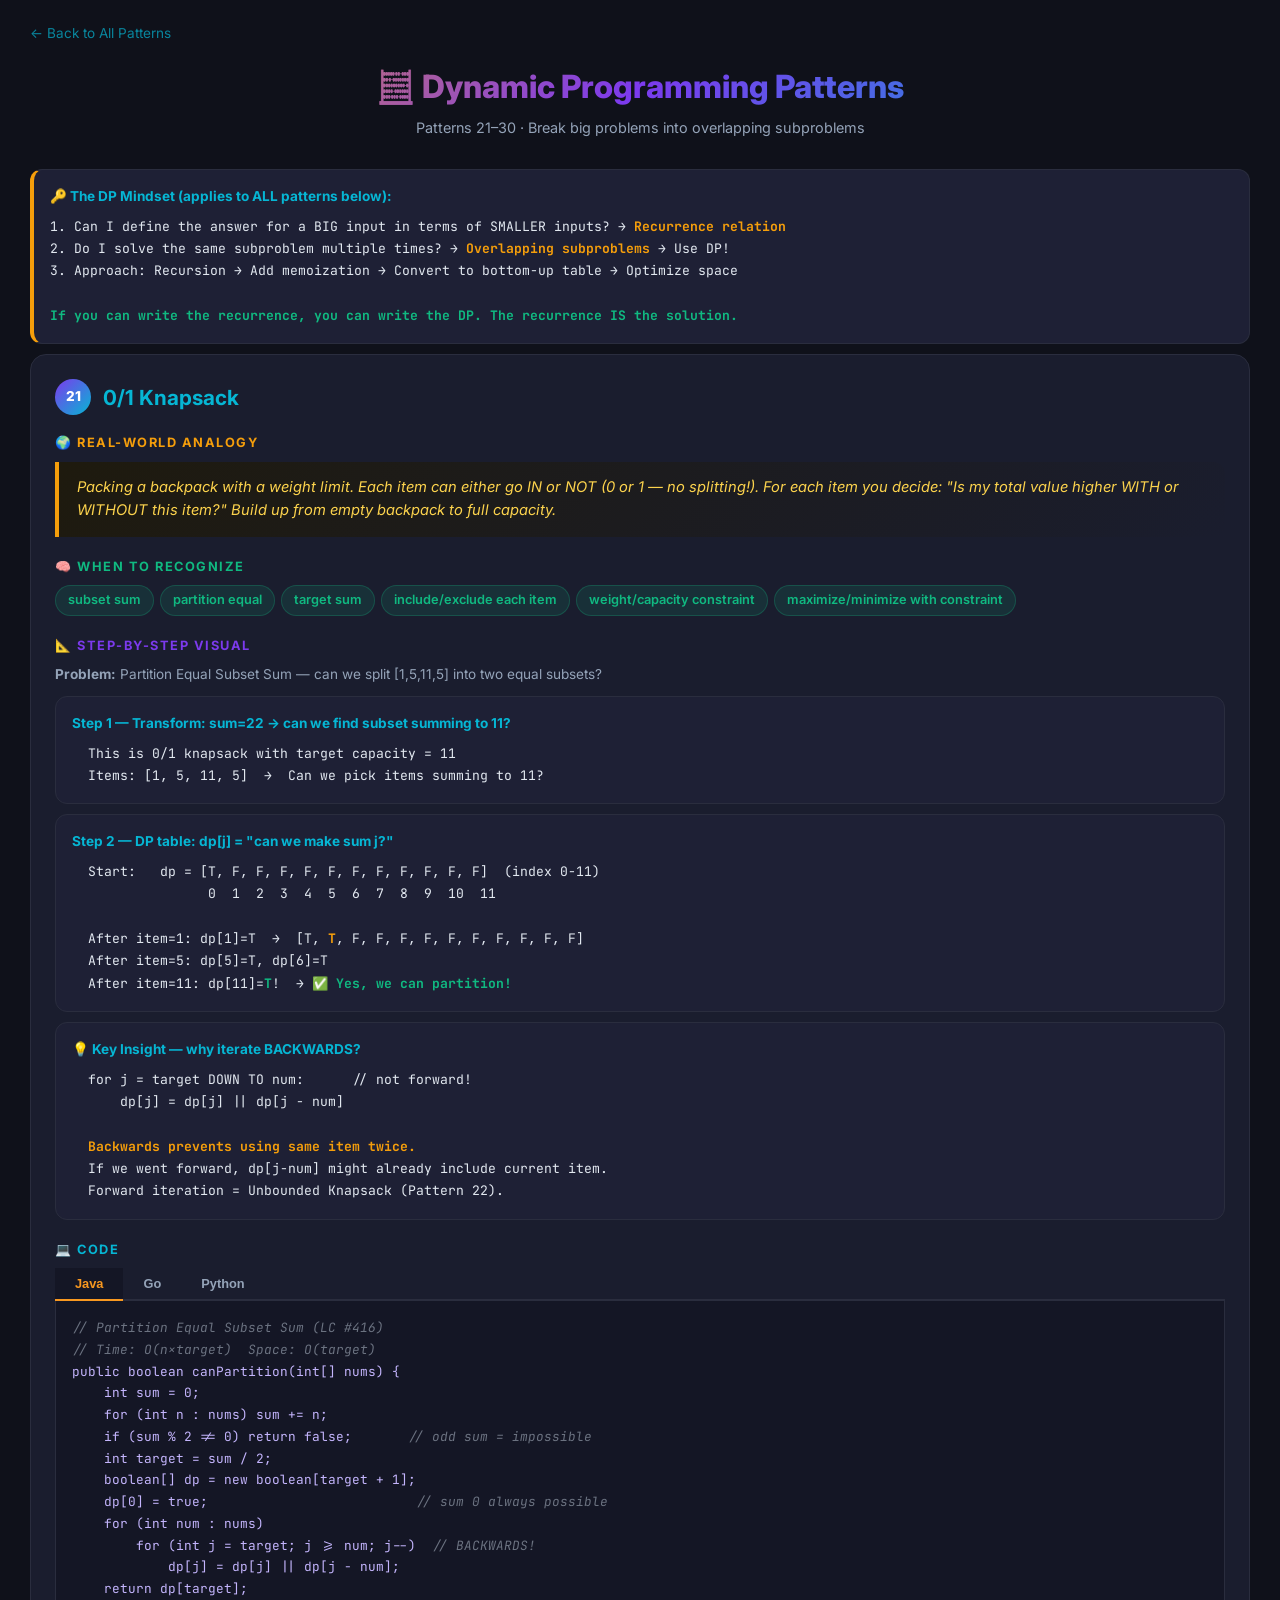
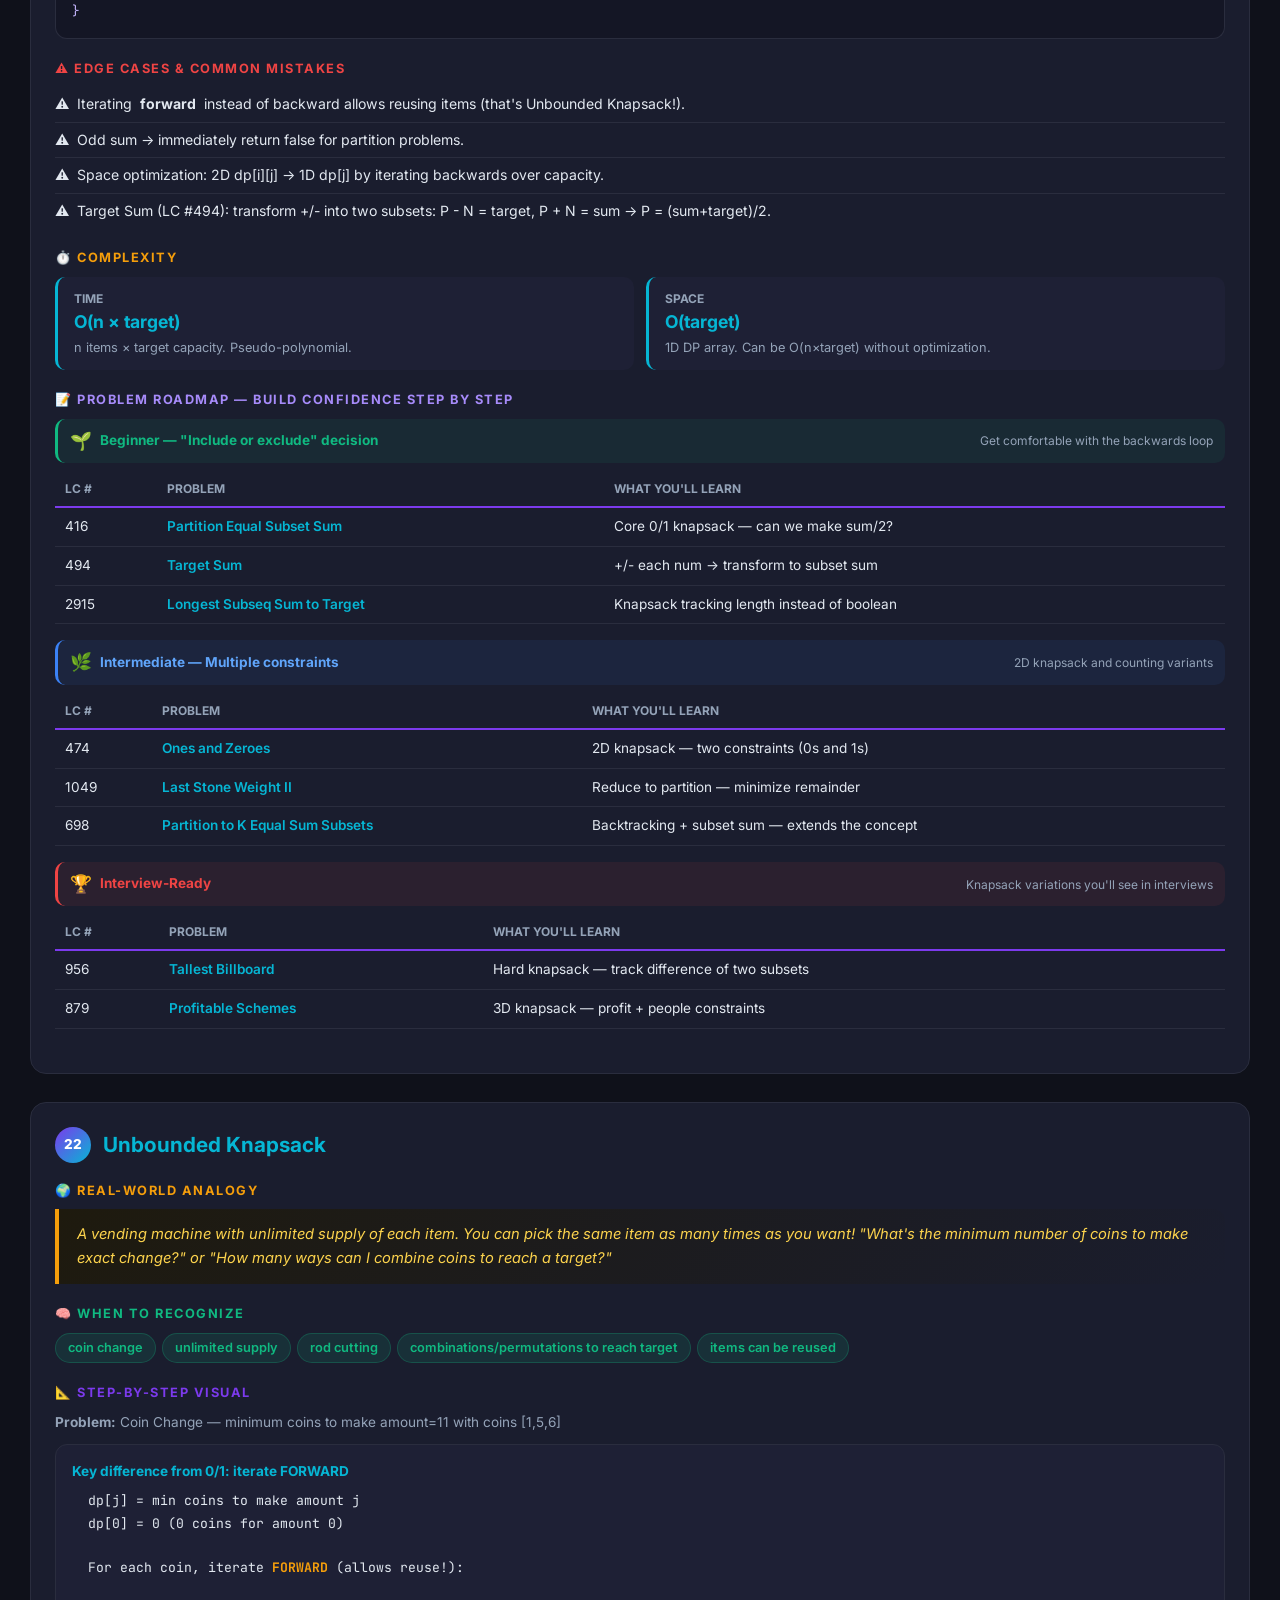
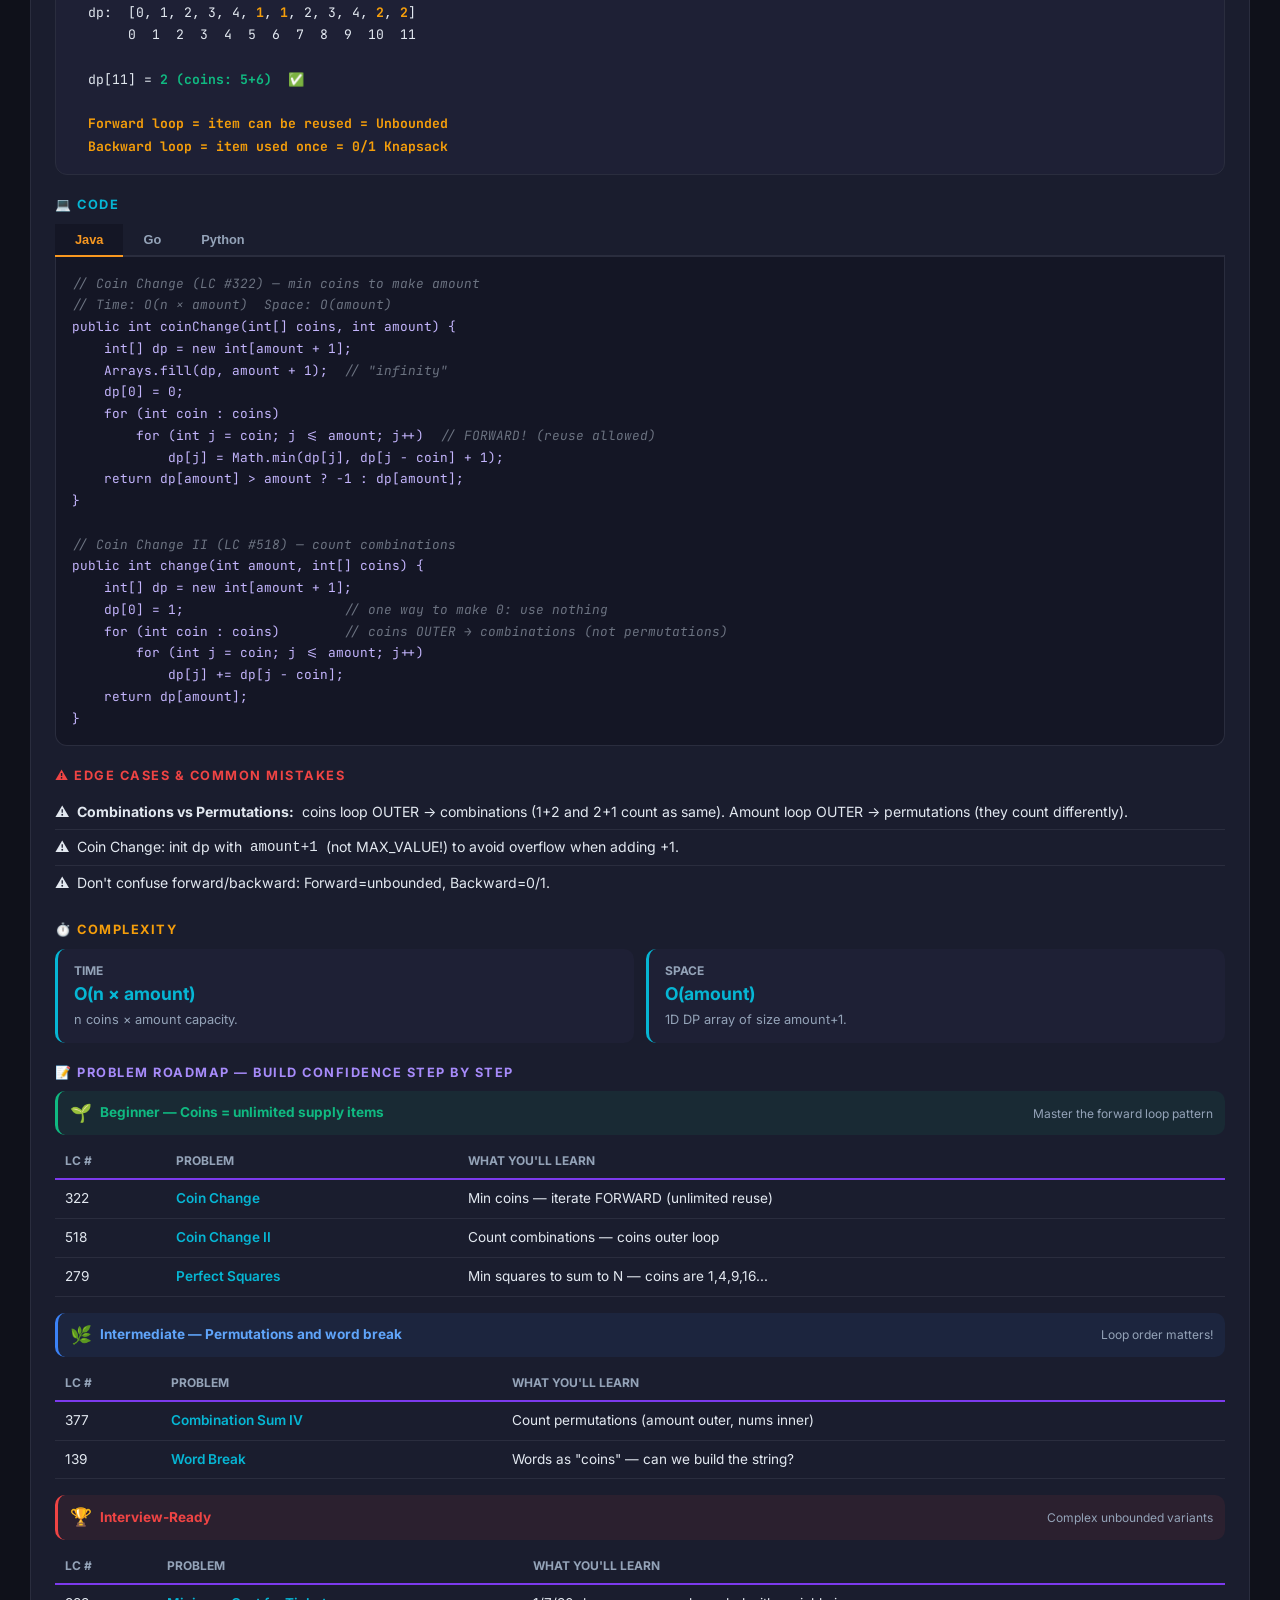
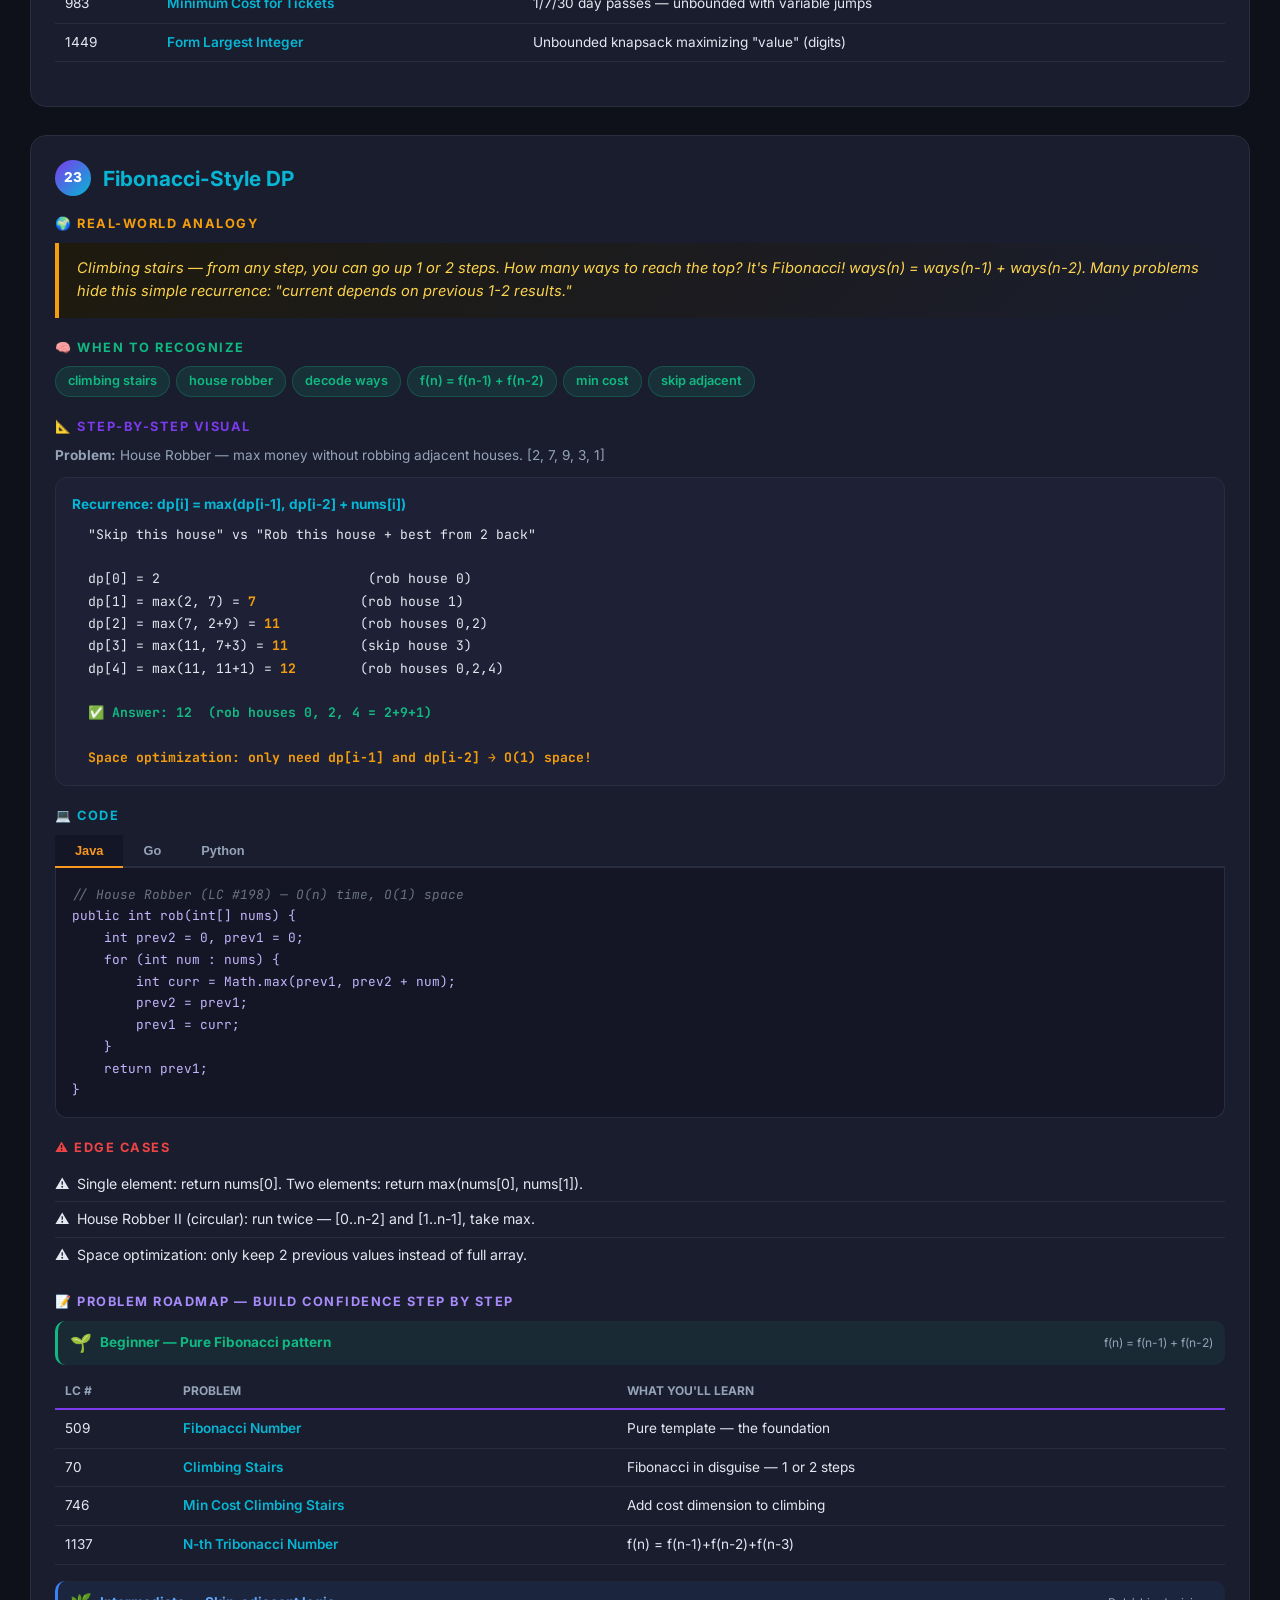
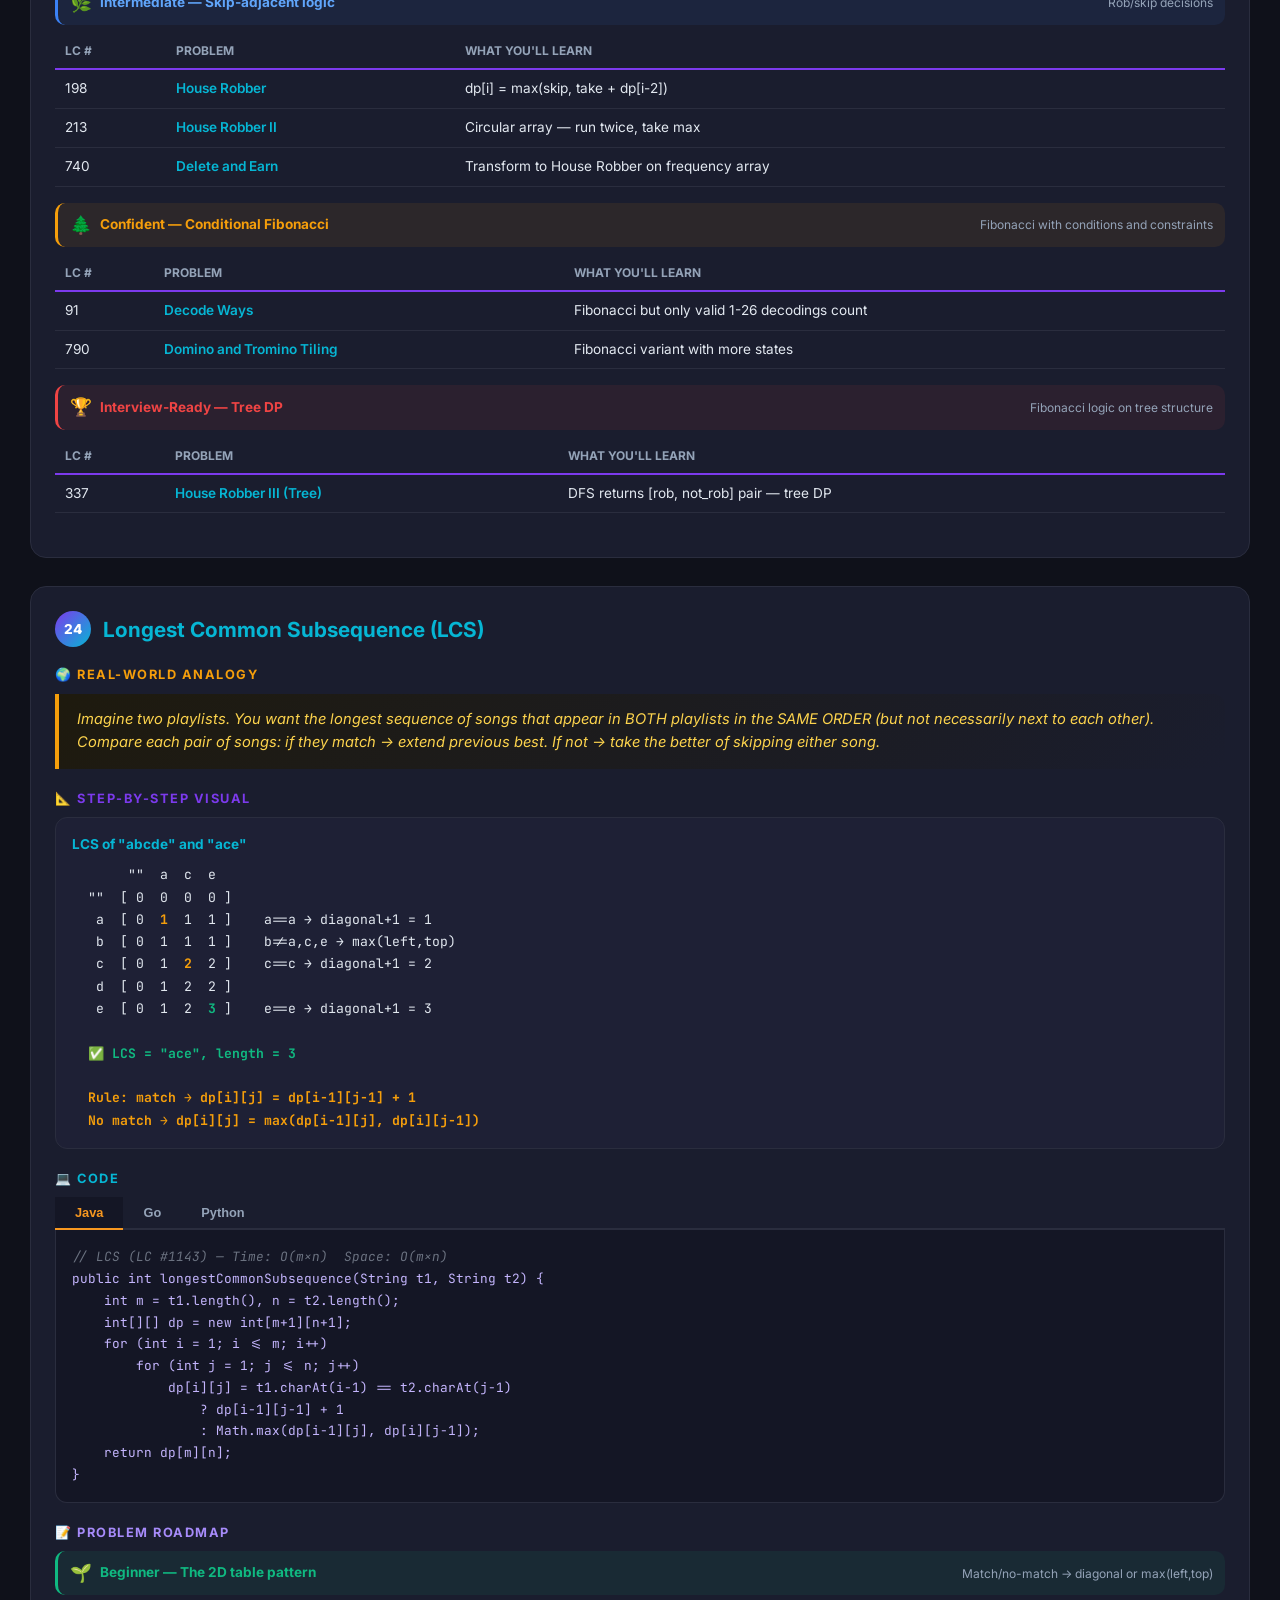
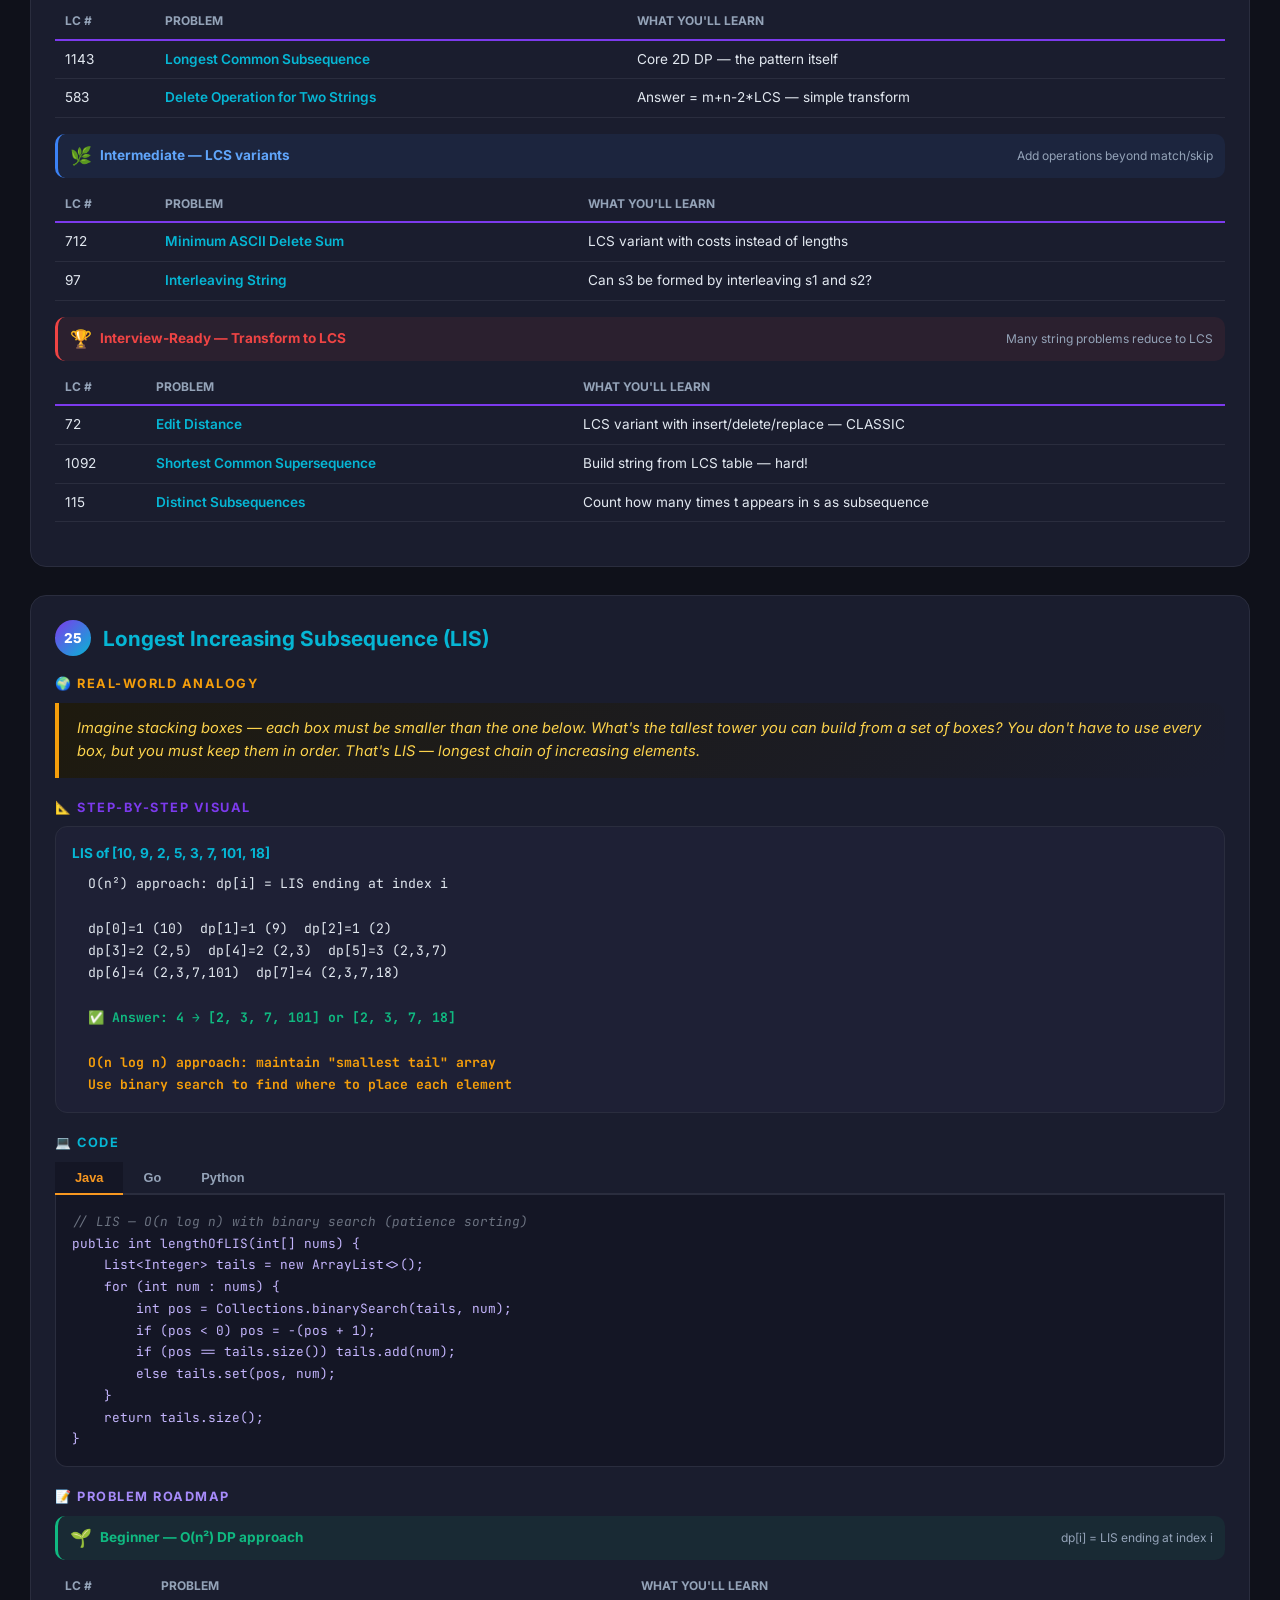
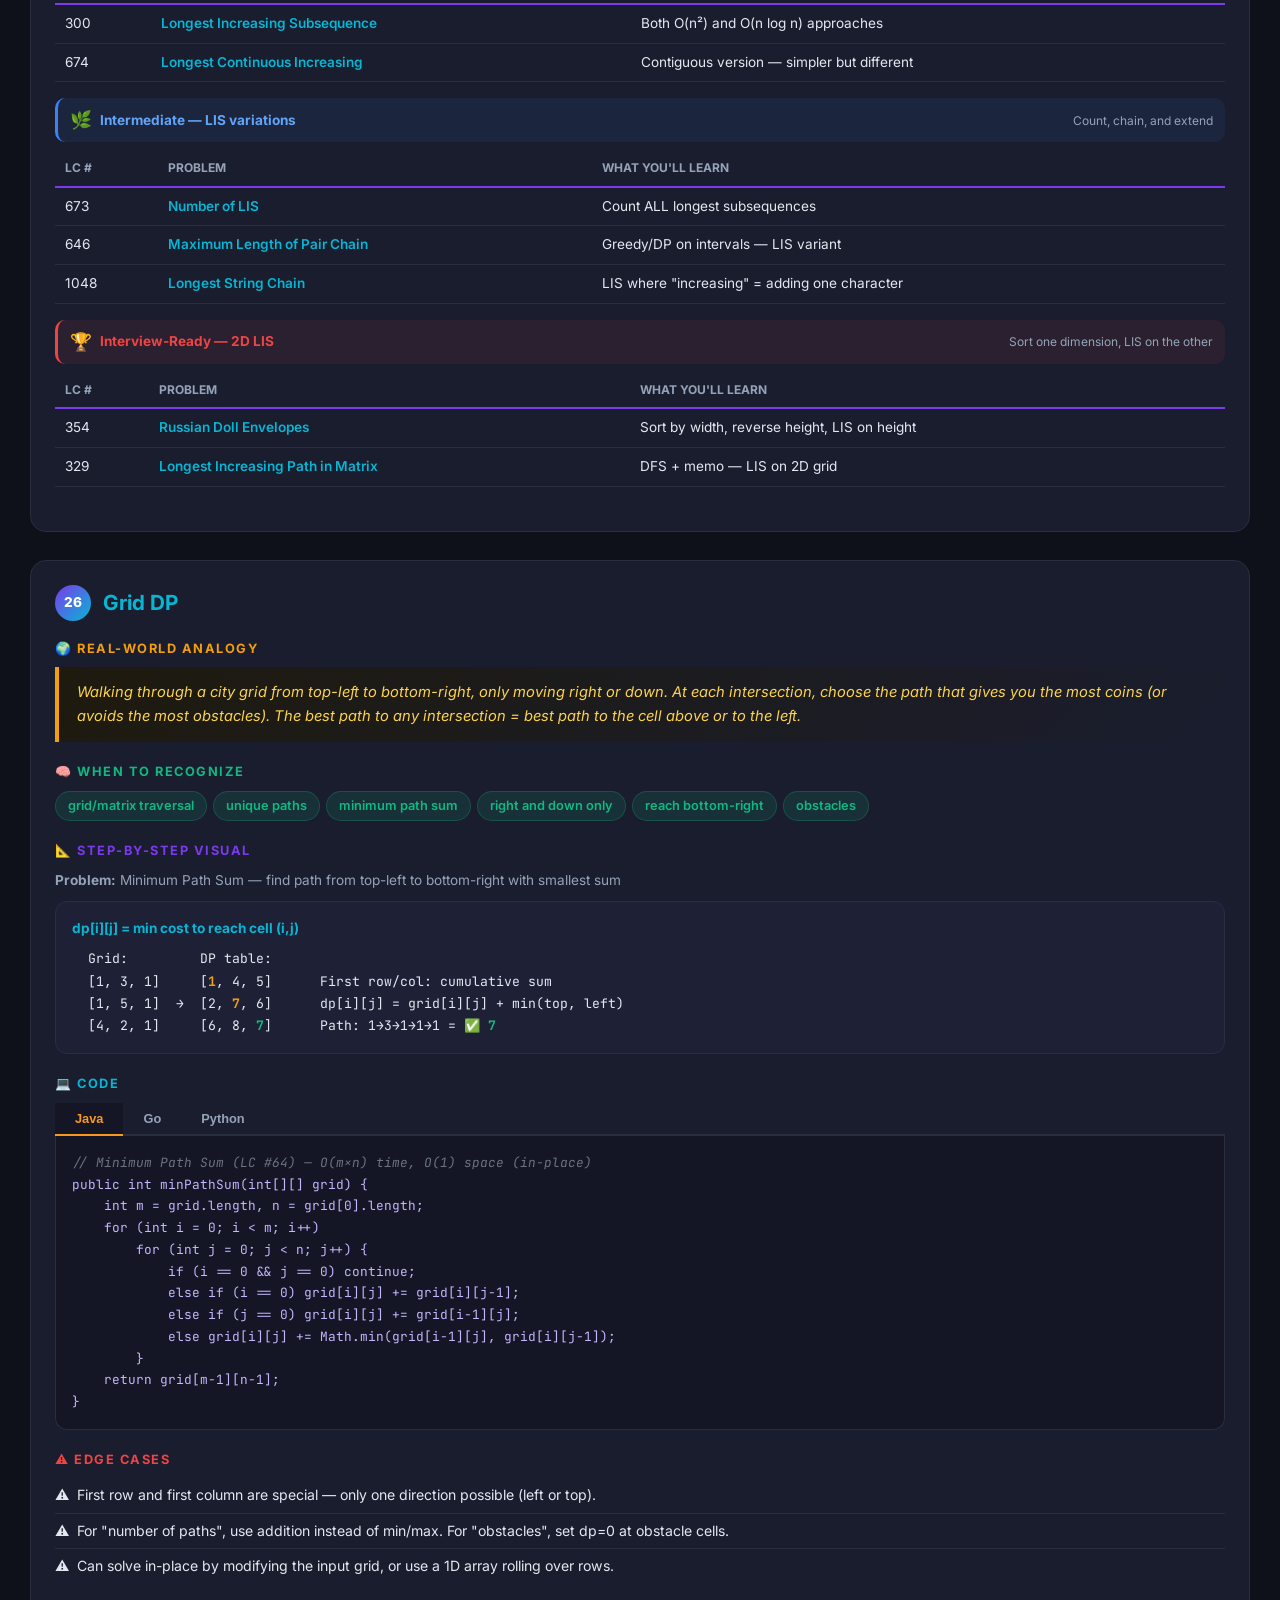
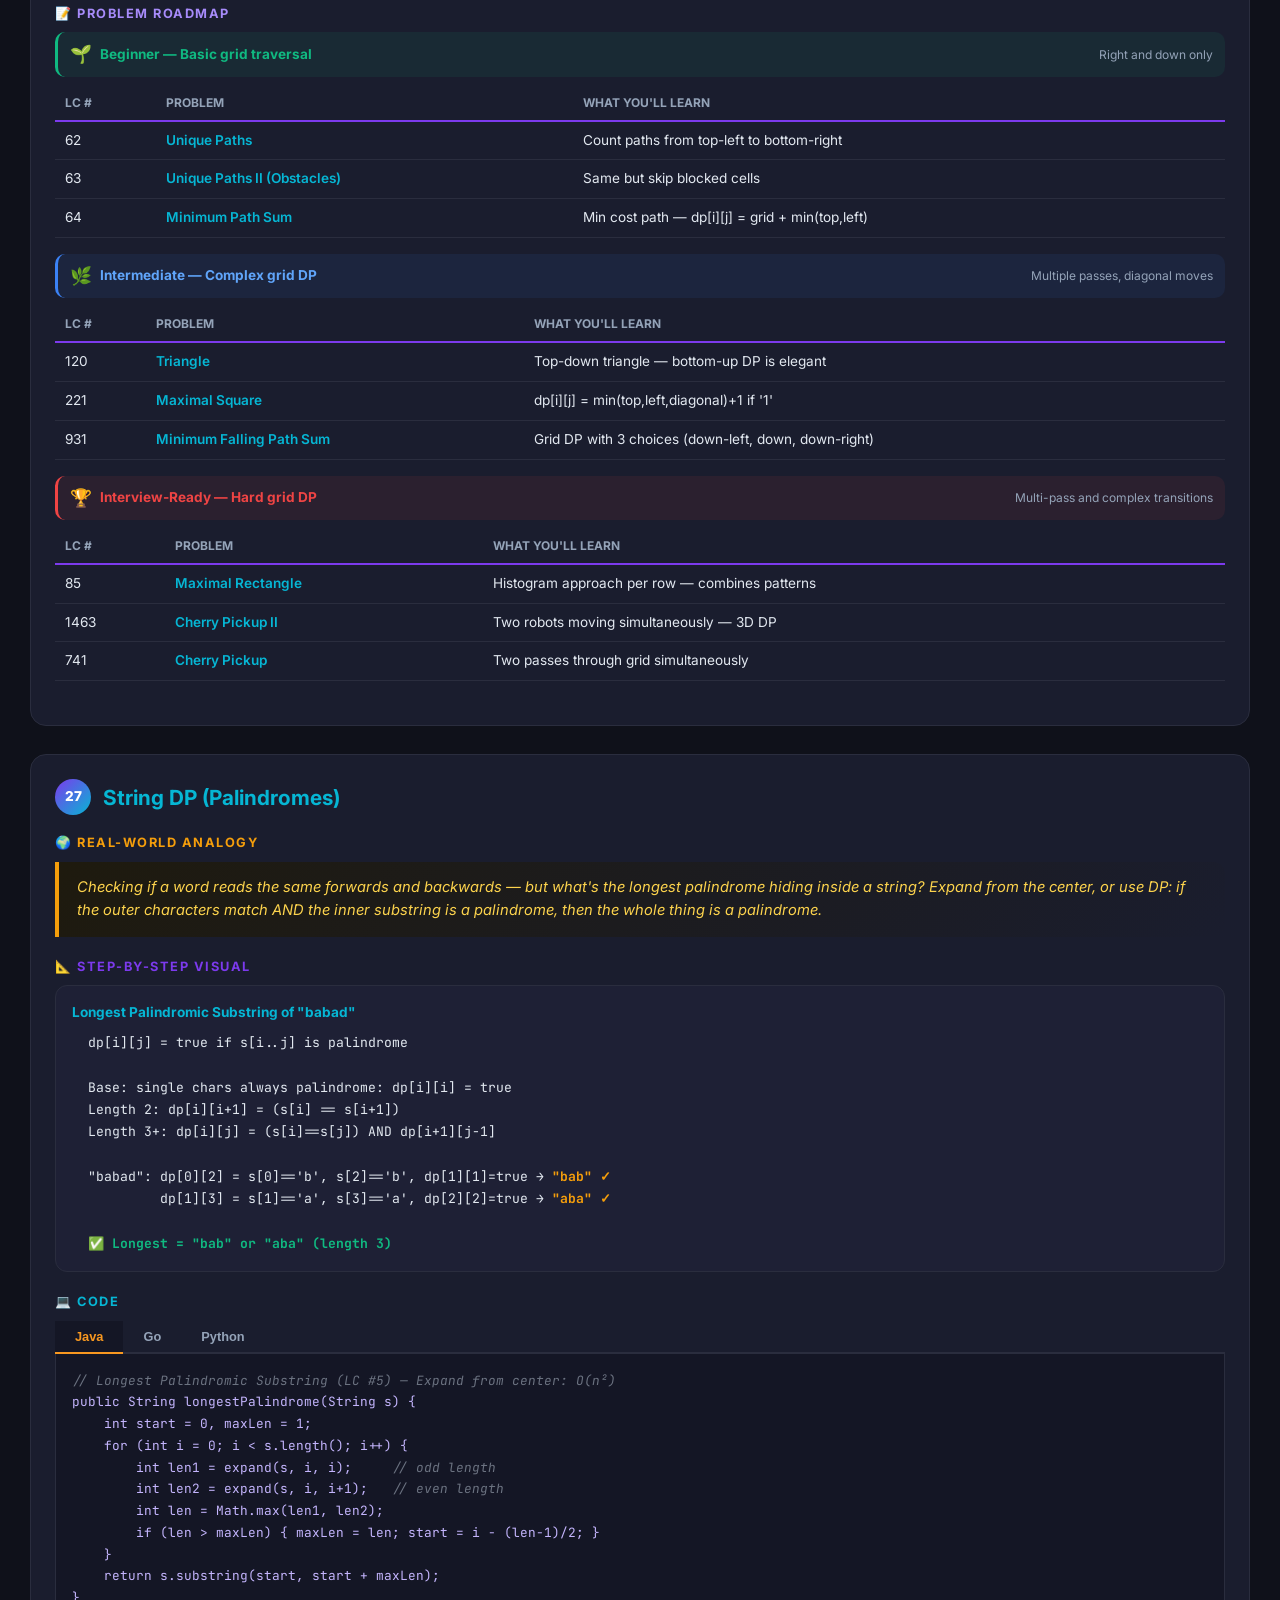
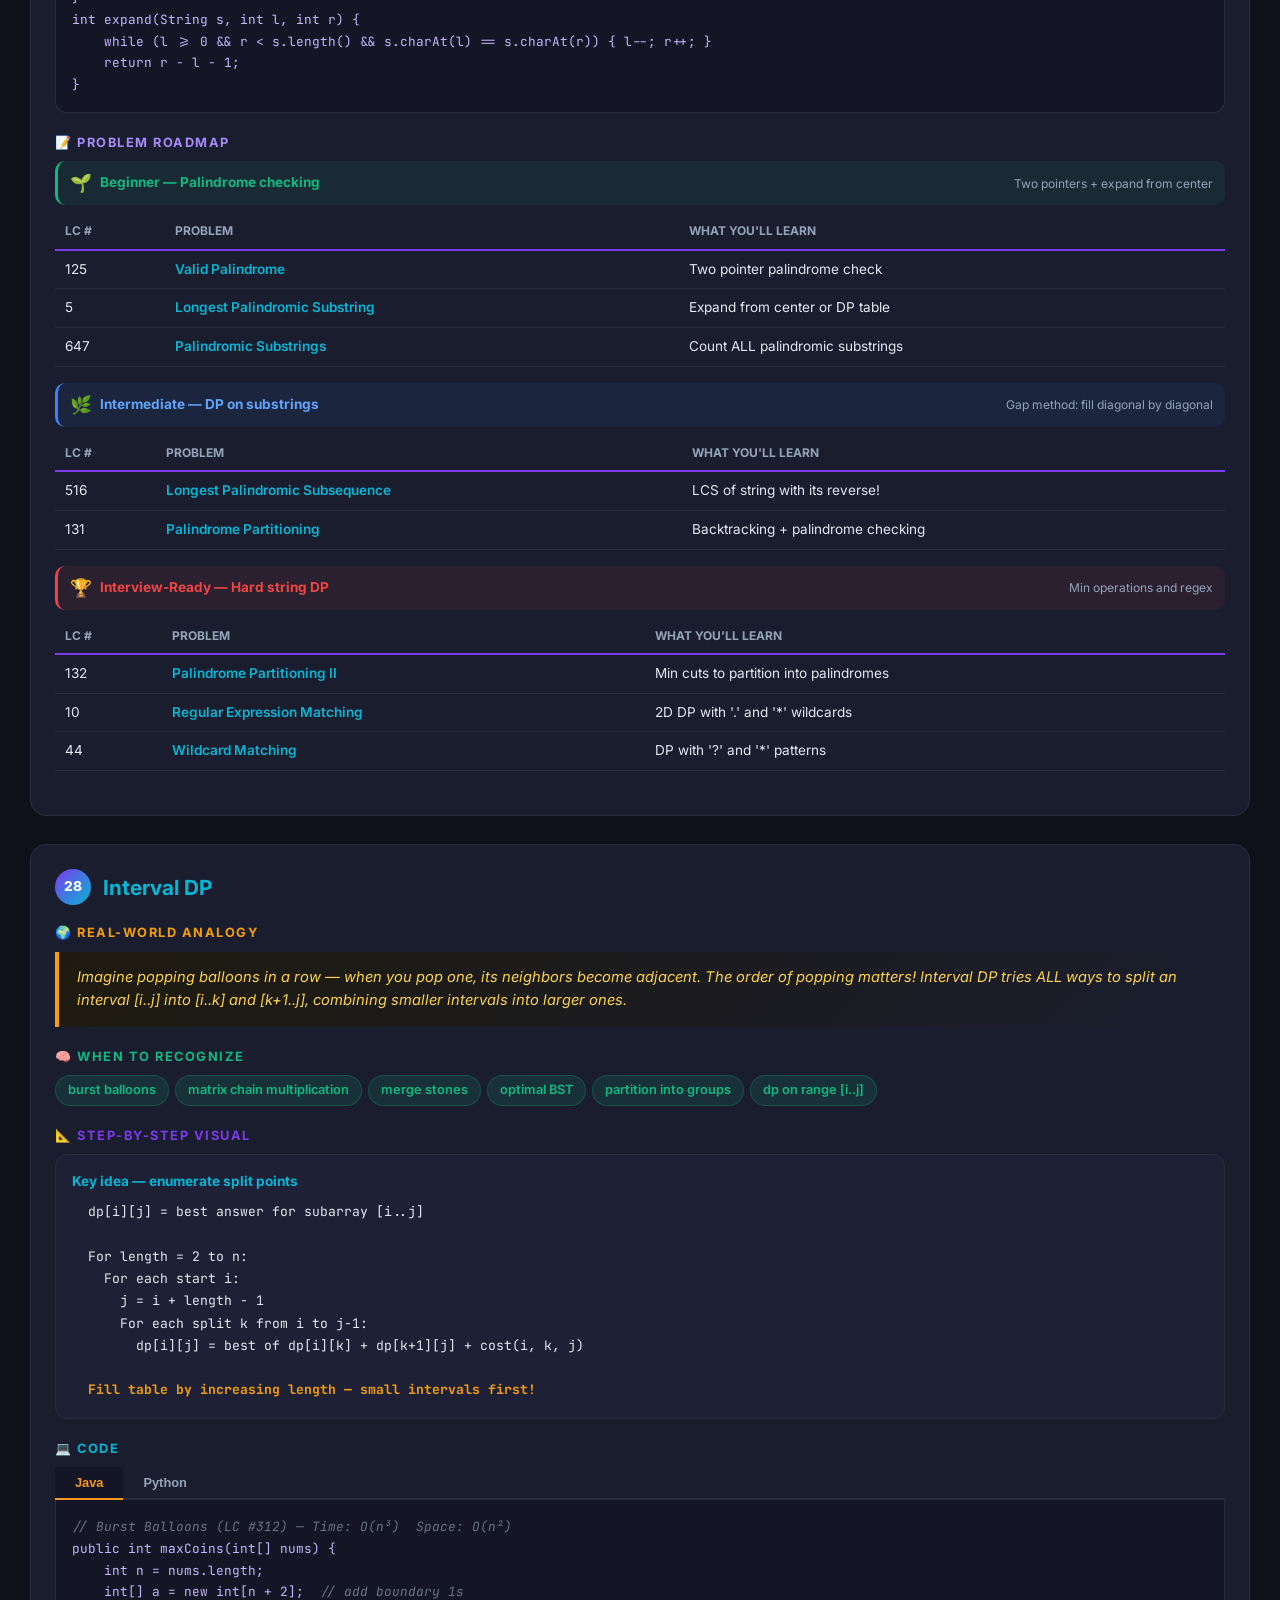
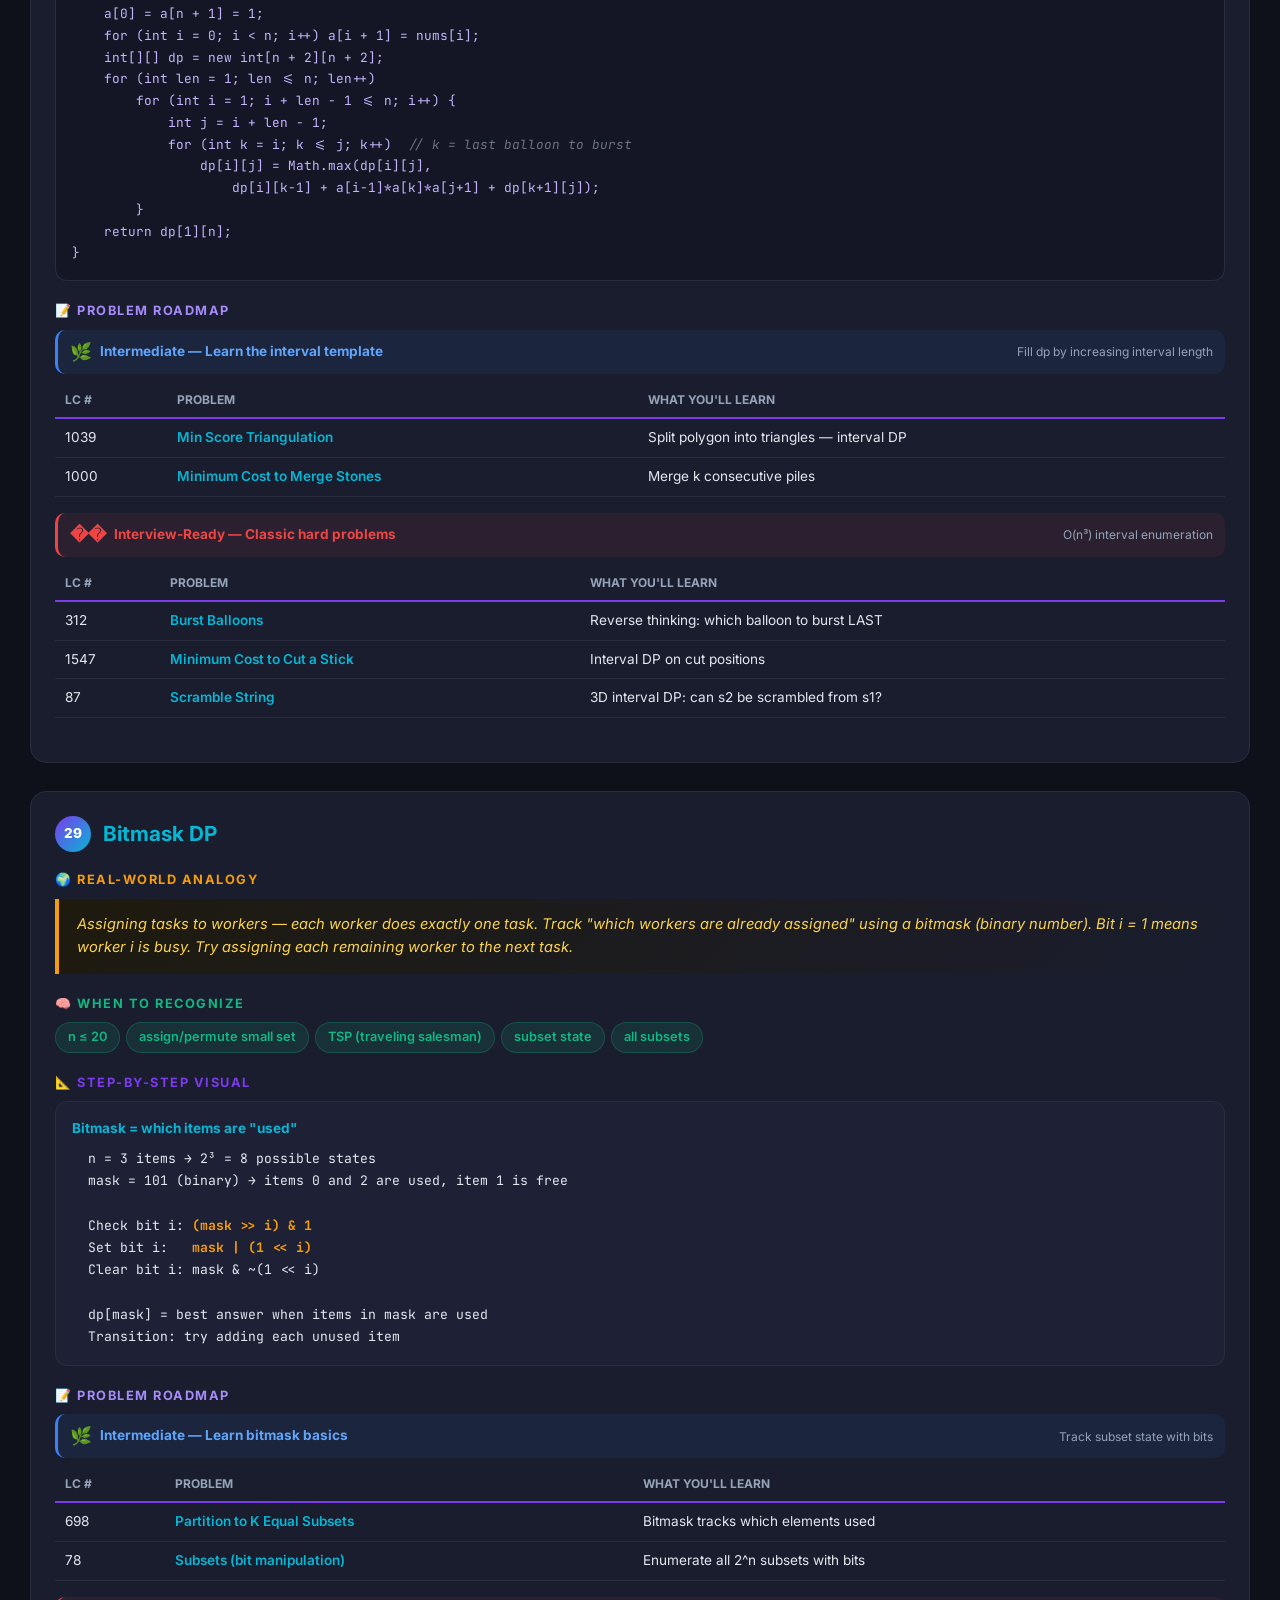
<file: topics/dsa_patterns/07_dp.html>
<!DOCTYPE html>
<html lang="en">
<head>
<meta charset="UTF-8">
<meta name="viewport" content="width=device-width, initial-scale=1.0">
<title>DSA Patterns — Dynamic Programming | Zero to Interview-Ready</title>
<link href="https://fonts.googleapis.com/css2?family=Inter:wght@400;600;700;800&family=JetBrains+Mono:wght@400;600&display=swap" rel="stylesheet">
<link rel="stylesheet" href="styles.css">
</head>
<body>
<a class="back-link" href="index.html">← Back to All Patterns</a>
<h1>🧮 Dynamic Programming Patterns</h1>
<p class="subtitle">Patterns 21–30 · Break big problems into overlapping subproblems</p>

<div class="step-box" style="border-left:4px solid var(--accent3);">
<div class="step-title">🔑 The DP Mindset (applies to ALL patterns below):</div>
<pre>
1. Can I define the answer for a BIG input in terms of SMALLER inputs? → <span class="highlight">Recurrence relation</span>
2. Do I solve the same subproblem multiple times? → <span class="highlight">Overlapping subproblems</span> → Use DP!
3. Approach: Recursion → Add memoization → Convert to bottom-up table → Optimize space

<span class="result">If you can write the recurrence, you can write the DP. The recurrence IS the solution.</span>
</pre></div>

<!-- ═══════════════════════ PATTERN 21: 0/1 KNAPSACK ═══════════════════════ -->
<div class="pattern" id="knapsack-01">
<div class="pattern-header"><div class="pattern-num">21</div><div class="pattern-title">0/1 Knapsack</div></div>

<div class="section"><div class="section-label analogy">🌍 Real-World Analogy</div>
<div class="analogy-box">Packing a backpack with a weight limit. Each item can either go IN or NOT (0 or 1 — no splitting!). For each item you decide: "Is my total value higher WITH or WITHOUT this item?" Build up from empty backpack to full capacity.</div></div>

<div class="section"><div class="section-label recognize">🧠 When To Recognize</div>
<div class="keyword-list"><span class="keyword">subset sum</span><span class="keyword">partition equal</span><span class="keyword">target sum</span><span class="keyword">include/exclude each item</span><span class="keyword">weight/capacity constraint</span><span class="keyword">maximize/minimize with constraint</span></div></div>

<div class="section"><div class="section-label visual">📐 Step-by-Step Visual</div>
<p style="color:var(--dim);font-size:.85rem;margin-bottom:10px"><strong>Problem:</strong> Partition Equal Subset Sum — can we split [1,5,11,5] into two equal subsets?</p>
<div class="step-box"><div class="step-title">Step 1 — Transform: sum=22 → can we find subset summing to 11?</div><pre>
  This is 0/1 knapsack with target capacity = 11
  Items: [1, 5, 11, 5]  →  Can we pick items summing to 11?
</pre></div>
<div class="step-box"><div class="step-title">Step 2 — DP table: dp[j] = "can we make sum j?"</div><pre>
  Start:   dp = [T, F, F, F, F, F, F, F, F, F, F, F]  (index 0-11)
                 0  1  2  3  4  5  6  7  8  9  10  11

  After item=1: dp[1]=T  →  [T, <span class="highlight">T</span>, F, F, F, F, F, F, F, F, F, F]
  After item=5: dp[5]=T, dp[6]=T
  After item=11: dp[11]=<span class="result">T</span>!  → <span class="result">✅ Yes, we can partition!</span>
</pre></div>
<div class="step-box"><div class="step-title">💡 Key Insight — why iterate BACKWARDS?</div><pre>
  for j = target DOWN TO num:      <span class="comment">// not forward!</span>
      dp[j] = dp[j] || dp[j - num]
  
  <span class="highlight">Backwards prevents using same item twice.</span>
  If we went forward, dp[j-num] might already include current item.
  Forward iteration = Unbounded Knapsack (Pattern 22).
</pre></div></div>

<div class="section"><div class="section-label code">💻 Code</div>
<div class="code-tabs">
<button class="code-tab java-tab active" data-lang="java">Java</button>
<button class="code-tab go-tab" data-lang="go">Go</button>
<button class="code-tab python-tab" data-lang="python">Python</button>
</div>
<div class="code-panel java active"><pre>
<span class="comment">// Partition Equal Subset Sum (LC #416)</span>
<span class="comment">// Time: O(n×target)  Space: O(target)</span>
public boolean canPartition(int[] nums) {
    int sum = 0;
    for (int n : nums) sum += n;
    if (sum % 2 != 0) return false;       <span class="comment">// odd sum = impossible</span>
    int target = sum / 2;
    boolean[] dp = new boolean[target + 1];
    dp[0] = true;                          <span class="comment">// sum 0 always possible</span>
    for (int num : nums)
        for (int j = target; j &gt;= num; j--)  <span class="comment">// BACKWARDS!</span>
            dp[j] = dp[j] || dp[j - num];
    return dp[target];
}
</pre></div>
<div class="code-panel go"><pre>
func canPartition(nums []int) bool {
    sum := 0
    for _, n := range nums { sum += n }
    if sum%2 != 0 { return false }
    target := sum / 2
    dp := make([]bool, target+1)
    dp[0] = true
    for _, num := range nums {
        for j := target; j >= num; j-- {  // BACKWARDS!
            dp[j] = dp[j] || dp[j-num]
        }
    }
    return dp[target]
}
</pre></div>
<div class="code-panel python"><pre>
def can_partition(nums):
    total = sum(nums)
    if total % 2: return False
    target = total // 2
    dp = [False] * (target + 1)
    dp[0] = True
    for num in nums:
        for j in range(target, num - 1, -1):  # BACKWARDS!
            dp[j] = dp[j] or dp[j - num]
    return dp[target]
</pre></div></div>

<div class="section"><div class="section-label edge">⚠️ Edge Cases & Common Mistakes</div>
<ul class="edge-list">
<li>Iterating <strong>forward</strong> instead of backward allows reusing items (that's Unbounded Knapsack!).</li>
<li>Odd sum → immediately return false for partition problems.</li>
<li>Space optimization: 2D dp[i][j] → 1D dp[j] by iterating backwards over capacity.</li>
<li>Target Sum (LC #494): transform +/- into two subsets: P - N = target, P + N = sum → P = (sum+target)/2.</li>
</ul></div>

<div class="section"><div class="section-label complexity">⏱️ Complexity</div>
<div class="complexity-grid">
<div class="complexity-card"><div class="label">Time</div><div class="value">O(n × target)</div><div class="explain">n items × target capacity. Pseudo-polynomial.</div></div>
<div class="complexity-card"><div class="label">Space</div><div class="value">O(target)</div><div class="explain">1D DP array. Can be O(n×target) without optimization.</div></div>
</div></div>

<div class="section"><div class="section-label problems">📝 Problem Roadmap — Build Confidence Step by Step</div>
<div class="tier tier-beginner">
<div class="tier-header"><span class="tier-emoji">🌱</span> Beginner — "Include or exclude" decision<div class="tier-desc">Get comfortable with the backwards loop</div></div>
<table class="problem-table"><tr><th>LC #</th><th>Problem</th><th>What You'll Learn</th></tr>
<tr><td>416</td><td><a href="https://leetcode.com/problems/partition-equal-subset-sum/" target="_blank">Partition Equal Subset Sum</a></td><td>Core 0/1 knapsack — can we make sum/2?</td></tr>
<tr><td>494</td><td><a href="https://leetcode.com/problems/target-sum/" target="_blank">Target Sum</a></td><td>+/- each num → transform to subset sum</td></tr>
<tr><td>2915</td><td><a href="https://leetcode.com/problems/length-of-the-longest-subsequence-that-sums-to-target/" target="_blank">Longest Subseq Sum to Target</a></td><td>Knapsack tracking length instead of boolean</td></tr>
</table></div>
<div class="tier tier-intermediate">
<div class="tier-header"><span class="tier-emoji">🌿</span> Intermediate — Multiple constraints<div class="tier-desc">2D knapsack and counting variants</div></div>
<table class="problem-table"><tr><th>LC #</th><th>Problem</th><th>What You'll Learn</th></tr>
<tr><td>474</td><td><a href="https://leetcode.com/problems/ones-and-zeroes/" target="_blank">Ones and Zeroes</a></td><td>2D knapsack — two constraints (0s and 1s)</td></tr>
<tr><td>1049</td><td><a href="https://leetcode.com/problems/last-stone-weight-ii/" target="_blank">Last Stone Weight II</a></td><td>Reduce to partition — minimize remainder</td></tr>
<tr><td>698</td><td><a href="https://leetcode.com/problems/partition-to-k-equal-sum-subsets/" target="_blank">Partition to K Equal Sum Subsets</a></td><td>Backtracking + subset sum — extends the concept</td></tr>
</table></div>
<div class="tier tier-interview">
<div class="tier-header"><span class="tier-emoji">🏆</span> Interview-Ready<div class="tier-desc">Knapsack variations you'll see in interviews</div></div>
<table class="problem-table"><tr><th>LC #</th><th>Problem</th><th>What You'll Learn</th></tr>
<tr><td>956</td><td><a href="https://leetcode.com/problems/tallest-billboard/" target="_blank">Tallest Billboard</a></td><td>Hard knapsack — track difference of two subsets</td></tr>
<tr><td>879</td><td><a href="https://leetcode.com/problems/profitable-schemes/" target="_blank">Profitable Schemes</a></td><td>3D knapsack — profit + people constraints</td></tr>
</table></div>
</div></div>

<!-- ═══════════════════════ PATTERN 22: UNBOUNDED KNAPSACK ═══════════════════════ -->
<div class="pattern" id="unbounded-knapsack">
<div class="pattern-header"><div class="pattern-num">22</div><div class="pattern-title">Unbounded Knapsack</div></div>

<div class="section"><div class="section-label analogy">🌍 Real-World Analogy</div>
<div class="analogy-box">A vending machine with unlimited supply of each item. You can pick the same item as many times as you want! "What's the minimum number of coins to make exact change?" or "How many ways can I combine coins to reach a target?"</div></div>

<div class="section"><div class="section-label recognize">🧠 When To Recognize</div>
<div class="keyword-list"><span class="keyword">coin change</span><span class="keyword">unlimited supply</span><span class="keyword">rod cutting</span><span class="keyword">combinations/permutations to reach target</span><span class="keyword">items can be reused</span></div></div>

<div class="section"><div class="section-label visual">📐 Step-by-Step Visual</div>
<p style="color:var(--dim);font-size:.85rem;margin-bottom:10px"><strong>Problem:</strong> Coin Change — minimum coins to make amount=11 with coins [1,5,6]</p>
<div class="step-box"><div class="step-title">Key difference from 0/1: iterate FORWARD</div><pre>
  dp[j] = min coins to make amount j
  dp[0] = 0 (0 coins for amount 0)
  
  For each coin, iterate <span class="highlight">FORWARD</span> (allows reuse!):
  
  dp:  [0, 1, 2, 3, 4, <span class="highlight">1</span>, <span class="highlight">1</span>, 2, 3, 4, <span class="highlight">2</span>, <span class="highlight">2</span>]
       0  1  2  3  4  5  6  7  8  9  10  11
  
  dp[11] = <span class="result">2 (coins: 5+6)  ✅</span>
  
  <span class="highlight">Forward loop = item can be reused = Unbounded</span>
  <span class="highlight">Backward loop = item used once = 0/1 Knapsack</span>
</pre></div></div>

<div class="section"><div class="section-label code">💻 Code</div>
<div class="code-tabs">
<button class="code-tab java-tab active" data-lang="java">Java</button>
<button class="code-tab go-tab" data-lang="go">Go</button>
<button class="code-tab python-tab" data-lang="python">Python</button>
</div>
<div class="code-panel java active"><pre>
<span class="comment">// Coin Change (LC #322) — min coins to make amount</span>
<span class="comment">// Time: O(n × amount)  Space: O(amount)</span>
public int coinChange(int[] coins, int amount) {
    int[] dp = new int[amount + 1];
    Arrays.fill(dp, amount + 1);  <span class="comment">// "infinity"</span>
    dp[0] = 0;
    for (int coin : coins)
        for (int j = coin; j &lt;= amount; j++)  <span class="comment">// FORWARD! (reuse allowed)</span>
            dp[j] = Math.min(dp[j], dp[j - coin] + 1);
    return dp[amount] &gt; amount ? -1 : dp[amount];
}

<span class="comment">// Coin Change II (LC #518) — count combinations</span>
public int change(int amount, int[] coins) {
    int[] dp = new int[amount + 1];
    dp[0] = 1;                    <span class="comment">// one way to make 0: use nothing</span>
    for (int coin : coins)        <span class="comment">// coins OUTER → combinations (not permutations)</span>
        for (int j = coin; j &lt;= amount; j++)
            dp[j] += dp[j - coin];
    return dp[amount];
}
</pre></div>
<div class="code-panel go"><pre>
func coinChange(coins []int, amount int) int {
    dp := make([]int, amount+1)
    for i := range dp { dp[i] = amount + 1 }
    dp[0] = 0
    for _, coin := range coins {
        for j := coin; j <= amount; j++ {
            dp[j] = min(dp[j], dp[j-coin]+1)
        }
    }
    if dp[amount] > amount { return -1 }
    return dp[amount]
}
</pre></div>
<div class="code-panel python"><pre>
def coin_change(coins, amount):
    dp = [float('inf')] * (amount + 1)
    dp[0] = 0
    for coin in coins:
        for j in range(coin, amount + 1):  # FORWARD!
            dp[j] = min(dp[j], dp[j - coin] + 1)
    return dp[amount] if dp[amount] != float('inf') else -1

def change(amount, coins):  # count combinations
    dp = [0] * (amount + 1)
    dp[0] = 1
    for coin in coins:      # coins outer = combinations
        for j in range(coin, amount + 1):
            dp[j] += dp[j - coin]
    return dp[amount]
</pre></div></div>

<div class="section"><div class="section-label edge">⚠️ Edge Cases & Common Mistakes</div>
<ul class="edge-list">
<li><strong>Combinations vs Permutations:</strong> coins loop OUTER → combinations (1+2 and 2+1 count as same). Amount loop OUTER → permutations (they count differently).</li>
<li>Coin Change: init dp with <code>amount+1</code> (not MAX_VALUE!) to avoid overflow when adding +1.</li>
<li>Don't confuse forward/backward: Forward=unbounded, Backward=0/1.</li>
</ul></div>

<div class="section"><div class="section-label complexity">⏱️ Complexity</div>
<div class="complexity-grid">
<div class="complexity-card"><div class="label">Time</div><div class="value">O(n × amount)</div><div class="explain">n coins × amount capacity.</div></div>
<div class="complexity-card"><div class="label">Space</div><div class="value">O(amount)</div><div class="explain">1D DP array of size amount+1.</div></div>
</div></div>

<div class="section"><div class="section-label problems">📝 Problem Roadmap — Build Confidence Step by Step</div>
<div class="tier tier-beginner">
<div class="tier-header"><span class="tier-emoji">🌱</span> Beginner — Coins = unlimited supply items<div class="tier-desc">Master the forward loop pattern</div></div>
<table class="problem-table"><tr><th>LC #</th><th>Problem</th><th>What You'll Learn</th></tr>
<tr><td>322</td><td><a href="https://leetcode.com/problems/coin-change/" target="_blank">Coin Change</a></td><td>Min coins — iterate FORWARD (unlimited reuse)</td></tr>
<tr><td>518</td><td><a href="https://leetcode.com/problems/coin-change-ii/" target="_blank">Coin Change II</a></td><td>Count combinations — coins outer loop</td></tr>
<tr><td>279</td><td><a href="https://leetcode.com/problems/perfect-squares/" target="_blank">Perfect Squares</a></td><td>Min squares to sum to N — coins are 1,4,9,16...</td></tr>
</table></div>
<div class="tier tier-intermediate">
<div class="tier-header"><span class="tier-emoji">🌿</span> Intermediate — Permutations and word break<div class="tier-desc">Loop order matters!</div></div>
<table class="problem-table"><tr><th>LC #</th><th>Problem</th><th>What You'll Learn</th></tr>
<tr><td>377</td><td><a href="https://leetcode.com/problems/combination-sum-iv/" target="_blank">Combination Sum IV</a></td><td>Count permutations (amount outer, nums inner)</td></tr>
<tr><td>139</td><td><a href="https://leetcode.com/problems/word-break/" target="_blank">Word Break</a></td><td>Words as "coins" — can we build the string?</td></tr>
</table></div>
<div class="tier tier-interview">
<div class="tier-header"><span class="tier-emoji">🏆</span> Interview-Ready<div class="tier-desc">Complex unbounded variants</div></div>
<table class="problem-table"><tr><th>LC #</th><th>Problem</th><th>What You'll Learn</th></tr>
<tr><td>983</td><td><a href="https://leetcode.com/problems/minimum-cost-for-tickets/" target="_blank">Minimum Cost for Tickets</a></td><td>1/7/30 day passes — unbounded with variable jumps</td></tr>
<tr><td>1449</td><td><a href="https://leetcode.com/problems/form-largest-integer-with-digits-that-add-up-to-target/" target="_blank">Form Largest Integer</a></td><td>Unbounded knapsack maximizing "value" (digits)</td></tr>
</table></div>
</div></div>

<!-- ═══════════════════════ PATTERN 23: FIBONACCI-STYLE ═══════════════════════ -->
<div class="pattern" id="fib-style">
<div class="pattern-header"><div class="pattern-num">23</div><div class="pattern-title">Fibonacci-Style DP</div></div>

<div class="section"><div class="section-label analogy">🌍 Real-World Analogy</div>
<div class="analogy-box">Climbing stairs — from any step, you can go up 1 or 2 steps. How many ways to reach the top? It's Fibonacci! ways(n) = ways(n-1) + ways(n-2). Many problems hide this simple recurrence: "current depends on previous 1-2 results."</div></div>

<div class="section"><div class="section-label recognize">🧠 When To Recognize</div>
<div class="keyword-list"><span class="keyword">climbing stairs</span><span class="keyword">house robber</span><span class="keyword">decode ways</span><span class="keyword">f(n) = f(n-1) + f(n-2)</span><span class="keyword">min cost</span><span class="keyword">skip adjacent</span></div></div>

<div class="section"><div class="section-label visual">📐 Step-by-Step Visual</div>
<p style="color:var(--dim);font-size:.85rem;margin-bottom:10px"><strong>Problem:</strong> House Robber — max money without robbing adjacent houses. [2, 7, 9, 3, 1]</p>
<div class="step-box"><div class="step-title">Recurrence: dp[i] = max(dp[i-1], dp[i-2] + nums[i])</div><pre>
  "Skip this house" vs "Rob this house + best from 2 back"
  
  dp[0] = 2                          (rob house 0)
  dp[1] = max(2, 7) = <span class="highlight">7</span>             (rob house 1)
  dp[2] = max(7, 2+9) = <span class="highlight">11</span>          (rob houses 0,2)
  dp[3] = max(11, 7+3) = <span class="highlight">11</span>         (skip house 3)
  dp[4] = max(11, 11+1) = <span class="highlight">12</span>        (rob houses 0,2,4)
  
  <span class="result">✅ Answer: 12  (rob houses 0, 2, 4 = 2+9+1)</span>
  
  <span class="highlight">Space optimization: only need dp[i-1] and dp[i-2] → O(1) space!</span>
</pre></div></div>

<div class="section"><div class="section-label code">💻 Code</div>
<div class="code-tabs">
<button class="code-tab java-tab active" data-lang="java">Java</button>
<button class="code-tab go-tab" data-lang="go">Go</button>
<button class="code-tab python-tab" data-lang="python">Python</button>
</div>
<div class="code-panel java active"><pre>
<span class="comment">// House Robber (LC #198) — O(n) time, O(1) space</span>
public int rob(int[] nums) {
    int prev2 = 0, prev1 = 0;
    for (int num : nums) {
        int curr = Math.max(prev1, prev2 + num);
        prev2 = prev1;
        prev1 = curr;
    }
    return prev1;
}
</pre></div>
<div class="code-panel go"><pre>
func rob(nums []int) int {
    prev2, prev1 := 0, 0
    for _, num := range nums {
        curr := max(prev1, prev2+num)
        prev2 = prev1; prev1 = curr
    }
    return prev1
}
</pre></div>
<div class="code-panel python"><pre>
def rob(nums):
    prev2, prev1 = 0, 0
    for num in nums:
        prev2, prev1 = prev1, max(prev1, prev2 + num)
    return prev1
</pre></div></div>

<div class="section"><div class="section-label edge">⚠️ Edge Cases</div>
<ul class="edge-list">
<li>Single element: return nums[0]. Two elements: return max(nums[0], nums[1]).</li>
<li>House Robber II (circular): run twice — [0..n-2] and [1..n-1], take max.</li>
<li>Space optimization: only keep 2 previous values instead of full array.</li>
</ul></div>

<div class="section"><div class="section-label problems">📝 Problem Roadmap — Build Confidence Step by Step</div>
<div class="tier tier-beginner">
<div class="tier-header"><span class="tier-emoji">🌱</span> Beginner — Pure Fibonacci pattern<div class="tier-desc">f(n) = f(n-1) + f(n-2)</div></div>
<table class="problem-table"><tr><th>LC #</th><th>Problem</th><th>What You'll Learn</th></tr>
<tr><td>509</td><td><a href="https://leetcode.com/problems/fibonacci-number/" target="_blank">Fibonacci Number</a></td><td>Pure template — the foundation</td></tr>
<tr><td>70</td><td><a href="https://leetcode.com/problems/climbing-stairs/" target="_blank">Climbing Stairs</a></td><td>Fibonacci in disguise — 1 or 2 steps</td></tr>
<tr><td>746</td><td><a href="https://leetcode.com/problems/min-cost-climbing-stairs/" target="_blank">Min Cost Climbing Stairs</a></td><td>Add cost dimension to climbing</td></tr>
<tr><td>1137</td><td><a href="https://leetcode.com/problems/n-th-tribonacci-number/" target="_blank">N-th Tribonacci Number</a></td><td>f(n) = f(n-1)+f(n-2)+f(n-3)</td></tr>
</table></div>
<div class="tier tier-intermediate">
<div class="tier-header"><span class="tier-emoji">🌿</span> Intermediate — Skip-adjacent logic<div class="tier-desc">Rob/skip decisions</div></div>
<table class="problem-table"><tr><th>LC #</th><th>Problem</th><th>What You'll Learn</th></tr>
<tr><td>198</td><td><a href="https://leetcode.com/problems/house-robber/" target="_blank">House Robber</a></td><td>dp[i] = max(skip, take + dp[i-2])</td></tr>
<tr><td>213</td><td><a href="https://leetcode.com/problems/house-robber-ii/" target="_blank">House Robber II</a></td><td>Circular array — run twice, take max</td></tr>
<tr><td>740</td><td><a href="https://leetcode.com/problems/delete-and-earn/" target="_blank">Delete and Earn</a></td><td>Transform to House Robber on frequency array</td></tr>
</table></div>
<div class="tier tier-confident">
<div class="tier-header"><span class="tier-emoji">🌲</span> Confident — Conditional Fibonacci<div class="tier-desc">Fibonacci with conditions and constraints</div></div>
<table class="problem-table"><tr><th>LC #</th><th>Problem</th><th>What You'll Learn</th></tr>
<tr><td>91</td><td><a href="https://leetcode.com/problems/decode-ways/" target="_blank">Decode Ways</a></td><td>Fibonacci but only valid 1-26 decodings count</td></tr>
<tr><td>790</td><td><a href="https://leetcode.com/problems/domino-and-tromino-tiling/" target="_blank">Domino and Tromino Tiling</a></td><td>Fibonacci variant with more states</td></tr>
</table></div>
<div class="tier tier-interview">
<div class="tier-header"><span class="tier-emoji">🏆</span> Interview-Ready — Tree DP<div class="tier-desc">Fibonacci logic on tree structure</div></div>
<table class="problem-table"><tr><th>LC #</th><th>Problem</th><th>What You'll Learn</th></tr>
<tr><td>337</td><td><a href="https://leetcode.com/problems/house-robber-iii/" target="_blank">House Robber III (Tree)</a></td><td>DFS returns [rob, not_rob] pair — tree DP</td></tr>
</table></div>
</div></div>

<!-- ═══════════════════════ PATTERN 24: LCS ═══════════════════════ -->
<div class="pattern" id="lcs">
<div class="pattern-header"><div class="pattern-num">24</div><div class="pattern-title">Longest Common Subsequence (LCS)</div></div>

<div class="section"><div class="section-label analogy">🌍 Real-World Analogy</div>
<div class="analogy-box">Imagine two playlists. You want the longest sequence of songs that appear in BOTH playlists in the SAME ORDER (but not necessarily next to each other). Compare each pair of songs: if they match → extend previous best. If not → take the better of skipping either song.</div></div>

<div class="section"><div class="section-label visual">📐 Step-by-Step Visual</div>
<div class="step-box"><div class="step-title">LCS of "abcde" and "ace"</div><pre>
       ""  a  c  e
  ""  [ 0  0  0  0 ]
   a  [ 0  <span class="highlight">1</span>  1  1 ]    a==a → diagonal+1 = 1
   b  [ 0  1  1  1 ]    b!=a,c,e → max(left,top)
   c  [ 0  1  <span class="highlight">2</span>  2 ]    c==c → diagonal+1 = 2
   d  [ 0  1  2  2 ]
   e  [ 0  1  2  <span class="result">3</span> ]    e==e → diagonal+1 = 3
   
  <span class="result">✅ LCS = "ace", length = 3</span>
  
  <span class="highlight">Rule: match → dp[i][j] = dp[i-1][j-1] + 1</span>
  <span class="highlight">No match → dp[i][j] = max(dp[i-1][j], dp[i][j-1])</span>
</pre></div></div>

<div class="section"><div class="section-label code">💻 Code</div>
<div class="code-tabs">
<button class="code-tab java-tab active" data-lang="java">Java</button>
<button class="code-tab go-tab" data-lang="go">Go</button>
<button class="code-tab python-tab" data-lang="python">Python</button>
</div>
<div class="code-panel java active"><pre>
<span class="comment">// LCS (LC #1143) — Time: O(m×n)  Space: O(m×n)</span>
public int longestCommonSubsequence(String t1, String t2) {
    int m = t1.length(), n = t2.length();
    int[][] dp = new int[m+1][n+1];
    for (int i = 1; i &lt;= m; i++)
        for (int j = 1; j &lt;= n; j++)
            dp[i][j] = t1.charAt(i-1) == t2.charAt(j-1)
                ? dp[i-1][j-1] + 1
                : Math.max(dp[i-1][j], dp[i][j-1]);
    return dp[m][n];
}
</pre></div>
<div class="code-panel go"><pre>
func longestCommonSubsequence(t1, t2 string) int {
    m, n := len(t1), len(t2)
    dp := make([][]int, m+1)
    for i := range dp { dp[i] = make([]int, n+1) }
    for i := 1; i <= m; i++ {
        for j := 1; j <= n; j++ {
            if t1[i-1] == t2[j-1] { dp[i][j] = dp[i-1][j-1] + 1
            } else { dp[i][j] = max(dp[i-1][j], dp[i][j-1]) }
        }
    }
    return dp[m][n]
}
</pre></div>
<div class="code-panel python"><pre>
def longest_common_subsequence(t1, t2):
    m, n = len(t1), len(t2)
    dp = [[0]*(n+1) for _ in range(m+1)]
    for i in range(1, m+1):
        for j in range(1, n+1):
            if t1[i-1] == t2[j-1]:
                dp[i][j] = dp[i-1][j-1] + 1
            else:
                dp[i][j] = max(dp[i-1][j], dp[i][j-1])
    return dp[m][n]
</pre></div></div>

<div class="section"><div class="section-label problems">📝 Problem Roadmap</div>
<div class="tier tier-beginner">
<div class="tier-header"><span class="tier-emoji">🌱</span> Beginner — The 2D table pattern<div class="tier-desc">Match/no-match → diagonal or max(left,top)</div></div>
<table class="problem-table"><tr><th>LC #</th><th>Problem</th><th>What You'll Learn</th></tr>
<tr><td>1143</td><td><a href="https://leetcode.com/problems/longest-common-subsequence/" target="_blank">Longest Common Subsequence</a></td><td>Core 2D DP — the pattern itself</td></tr>
<tr><td>583</td><td><a href="https://leetcode.com/problems/delete-operation-for-two-strings/" target="_blank">Delete Operation for Two Strings</a></td><td>Answer = m+n-2*LCS — simple transform</td></tr>
</table></div>
<div class="tier tier-intermediate">
<div class="tier-header"><span class="tier-emoji">🌿</span> Intermediate — LCS variants<div class="tier-desc">Add operations beyond match/skip</div></div>
<table class="problem-table"><tr><th>LC #</th><th>Problem</th><th>What You'll Learn</th></tr>
<tr><td>712</td><td><a href="https://leetcode.com/problems/minimum-ascii-delete-sum-for-two-strings/" target="_blank">Minimum ASCII Delete Sum</a></td><td>LCS variant with costs instead of lengths</td></tr>
<tr><td>97</td><td><a href="https://leetcode.com/problems/interleaving-string/" target="_blank">Interleaving String</a></td><td>Can s3 be formed by interleaving s1 and s2?</td></tr>
</table></div>
<div class="tier tier-interview">
<div class="tier-header"><span class="tier-emoji">🏆</span> Interview-Ready — Transform to LCS<div class="tier-desc">Many string problems reduce to LCS</div></div>
<table class="problem-table"><tr><th>LC #</th><th>Problem</th><th>What You'll Learn</th></tr>
<tr><td>72</td><td><a href="https://leetcode.com/problems/edit-distance/" target="_blank">Edit Distance</a></td><td>LCS variant with insert/delete/replace — CLASSIC</td></tr>
<tr><td>1092</td><td><a href="https://leetcode.com/problems/shortest-common-supersequence/" target="_blank">Shortest Common Supersequence</a></td><td>Build string from LCS table — hard!</td></tr>
<tr><td>115</td><td><a href="https://leetcode.com/problems/distinct-subsequences/" target="_blank">Distinct Subsequences</a></td><td>Count how many times t appears in s as subsequence</td></tr>
</table></div>
</div></div>

<!-- ═══════════════════════ PATTERN 25: LIS ═══════════════════════ -->
<div class="pattern" id="lis">
<div class="pattern-header"><div class="pattern-num">25</div><div class="pattern-title">Longest Increasing Subsequence (LIS)</div></div>

<div class="section"><div class="section-label analogy">🌍 Real-World Analogy</div>
<div class="analogy-box">Imagine stacking boxes — each box must be smaller than the one below. What's the tallest tower you can build from a set of boxes? You don't have to use every box, but you must keep them in order. That's LIS — longest chain of increasing elements.</div></div>

<div class="section"><div class="section-label visual">📐 Step-by-Step Visual</div>
<div class="step-box"><div class="step-title">LIS of [10, 9, 2, 5, 3, 7, 101, 18]</div><pre>
  O(n²) approach: dp[i] = LIS ending at index i
  
  dp[0]=1 (10)  dp[1]=1 (9)  dp[2]=1 (2)
  dp[3]=2 (2,5)  dp[4]=2 (2,3)  dp[5]=3 (2,3,7)
  dp[6]=4 (2,3,7,101)  dp[7]=4 (2,3,7,18)
  
  <span class="result">✅ Answer: 4 → [2, 3, 7, 101] or [2, 3, 7, 18]</span>
  
  <span class="highlight">O(n log n) approach: maintain "smallest tail" array</span>
  <span class="highlight">Use binary search to find where to place each element</span>
</pre></div></div>

<div class="section"><div class="section-label code">💻 Code</div>
<div class="code-tabs">
<button class="code-tab java-tab active" data-lang="java">Java</button>
<button class="code-tab go-tab" data-lang="go">Go</button>
<button class="code-tab python-tab" data-lang="python">Python</button>
</div>
<div class="code-panel java active"><pre>
<span class="comment">// LIS — O(n log n) with binary search (patience sorting)</span>
public int lengthOfLIS(int[] nums) {
    List&lt;Integer&gt; tails = new ArrayList&lt;&gt;();
    for (int num : nums) {
        int pos = Collections.binarySearch(tails, num);
        if (pos &lt; 0) pos = -(pos + 1);
        if (pos == tails.size()) tails.add(num);
        else tails.set(pos, num);
    }
    return tails.size();
}
</pre></div>
<div class="code-panel go"><pre>
func lengthOfLIS(nums []int) int {
    tails := []int{}
    for _, num := range nums {
        pos := sort.SearchInts(tails, num)
        if pos == len(tails) { tails = append(tails, num)
        } else { tails[pos] = num }
    }
    return len(tails)
}
</pre></div>
<div class="code-panel python"><pre>
import bisect
def length_of_lis(nums):
    tails = []
    for num in nums:
        pos = bisect.bisect_left(tails, num)
        if pos == len(tails): tails.append(num)
        else: tails[pos] = num
    return len(tails)
</pre></div></div>

<div class="section"><div class="section-label problems">📝 Problem Roadmap</div>
<div class="tier tier-beginner">
<div class="tier-header"><span class="tier-emoji">🌱</span> Beginner — O(n²) DP approach<div class="tier-desc">dp[i] = LIS ending at index i</div></div>
<table class="problem-table"><tr><th>LC #</th><th>Problem</th><th>What You'll Learn</th></tr>
<tr><td>300</td><td><a href="https://leetcode.com/problems/longest-increasing-subsequence/" target="_blank">Longest Increasing Subsequence</a></td><td>Both O(n²) and O(n log n) approaches</td></tr>
<tr><td>674</td><td><a href="https://leetcode.com/problems/longest-continuous-increasing-subsequence/" target="_blank">Longest Continuous Increasing</a></td><td>Contiguous version — simpler but different</td></tr>
</table></div>
<div class="tier tier-intermediate">
<div class="tier-header"><span class="tier-emoji">🌿</span> Intermediate — LIS variations<div class="tier-desc">Count, chain, and extend</div></div>
<table class="problem-table"><tr><th>LC #</th><th>Problem</th><th>What You'll Learn</th></tr>
<tr><td>673</td><td><a href="https://leetcode.com/problems/number-of-longest-increasing-subsequence/" target="_blank">Number of LIS</a></td><td>Count ALL longest subsequences</td></tr>
<tr><td>646</td><td><a href="https://leetcode.com/problems/maximum-length-of-pair-chain/" target="_blank">Maximum Length of Pair Chain</a></td><td>Greedy/DP on intervals — LIS variant</td></tr>
<tr><td>1048</td><td><a href="https://leetcode.com/problems/longest-string-chain/" target="_blank">Longest String Chain</a></td><td>LIS where "increasing" = adding one character</td></tr>
</table></div>
<div class="tier tier-interview">
<div class="tier-header"><span class="tier-emoji">🏆</span> Interview-Ready — 2D LIS<div class="tier-desc">Sort one dimension, LIS on the other</div></div>
<table class="problem-table"><tr><th>LC #</th><th>Problem</th><th>What You'll Learn</th></tr>
<tr><td>354</td><td><a href="https://leetcode.com/problems/russian-doll-envelopes/" target="_blank">Russian Doll Envelopes</a></td><td>Sort by width, reverse height, LIS on height</td></tr>
<tr><td>329</td><td><a href="https://leetcode.com/problems/longest-increasing-path-in-a-matrix/" target="_blank">Longest Increasing Path in Matrix</a></td><td>DFS + memo — LIS on 2D grid</td></tr>
</table></div>
</div></div>

<!-- ═══════════════════════ PATTERN 26: GRID DP ═══════════════════════ -->
<div class="pattern" id="grid-dp">
<div class="pattern-header"><div class="pattern-num">26</div><div class="pattern-title">Grid DP</div></div>

<div class="section"><div class="section-label analogy">🌍 Real-World Analogy</div>
<div class="analogy-box">Walking through a city grid from top-left to bottom-right, only moving right or down. At each intersection, choose the path that gives you the most coins (or avoids the most obstacles). The best path to any intersection = best path to the cell above or to the left.</div></div>

<div class="section"><div class="section-label recognize">🧠 When To Recognize</div>
<div class="keyword-list"><span class="keyword">grid/matrix traversal</span><span class="keyword">unique paths</span><span class="keyword">minimum path sum</span><span class="keyword">right and down only</span><span class="keyword">reach bottom-right</span><span class="keyword">obstacles</span></div></div>

<div class="section"><div class="section-label visual">📐 Step-by-Step Visual</div>
<p style="color:var(--dim);font-size:.85rem;margin-bottom:10px"><strong>Problem:</strong> Minimum Path Sum — find path from top-left to bottom-right with smallest sum</p>
<div class="step-box"><div class="step-title">dp[i][j] = min cost to reach cell (i,j)</div><pre>
  Grid:         DP table:
  [1, 3, 1]     [<span class="highlight">1</span>, 4, 5]      First row/col: cumulative sum
  [1, 5, 1]  →  [2, <span class="highlight">7</span>, 6]      dp[i][j] = grid[i][j] + min(top, left)
  [4, 2, 1]     [6, 8, <span class="result">7</span>]      Path: 1→3→1→1→1 = <span class="result">✅ 7</span>
</pre></div></div>

<div class="section"><div class="section-label code">💻 Code</div>
<div class="code-tabs">
<button class="code-tab java-tab active" data-lang="java">Java</button>
<button class="code-tab go-tab" data-lang="go">Go</button>
<button class="code-tab python-tab" data-lang="python">Python</button>
</div>
<div class="code-panel java active"><pre>
<span class="comment">// Minimum Path Sum (LC #64) — O(m×n) time, O(1) space (in-place)</span>
public int minPathSum(int[][] grid) {
    int m = grid.length, n = grid[0].length;
    for (int i = 0; i &lt; m; i++)
        for (int j = 0; j &lt; n; j++) {
            if (i == 0 &amp;&amp; j == 0) continue;
            else if (i == 0) grid[i][j] += grid[i][j-1];
            else if (j == 0) grid[i][j] += grid[i-1][j];
            else grid[i][j] += Math.min(grid[i-1][j], grid[i][j-1]);
        }
    return grid[m-1][n-1];
}
</pre></div>
<div class="code-panel go"><pre>
func minPathSum(grid [][]int) int {
    m, n := len(grid), len(grid[0])
    for i := 0; i < m; i++ {
        for j := 0; j < n; j++ {
            if i == 0 && j == 0 { continue }
            if i == 0 { grid[i][j] += grid[i][j-1]
            } else if j == 0 { grid[i][j] += grid[i-1][j]
            } else { grid[i][j] += min(grid[i-1][j], grid[i][j-1]) }
        }
    }
    return grid[m-1][n-1]
}
</pre></div>
<div class="code-panel python"><pre>
def min_path_sum(grid):
    m, n = len(grid), len(grid[0])
    for i in range(m):
        for j in range(n):
            if i == 0 and j == 0: continue
            elif i == 0: grid[i][j] += grid[i][j-1]
            elif j == 0: grid[i][j] += grid[i-1][j]
            else: grid[i][j] += min(grid[i-1][j], grid[i][j-1])
    return grid[m-1][n-1]
</pre></div></div>

<div class="section"><div class="section-label edge">⚠️ Edge Cases</div>
<ul class="edge-list">
<li>First row and first column are special — only one direction possible (left or top).</li>
<li>For "number of paths", use addition instead of min/max. For "obstacles", set dp=0 at obstacle cells.</li>
<li>Can solve in-place by modifying the input grid, or use a 1D array rolling over rows.</li>
</ul></div>

<div class="section"><div class="section-label problems">📝 Problem Roadmap</div>
<div class="tier tier-beginner">
<div class="tier-header"><span class="tier-emoji">🌱</span> Beginner — Basic grid traversal<div class="tier-desc">Right and down only</div></div>
<table class="problem-table"><tr><th>LC #</th><th>Problem</th><th>What You'll Learn</th></tr>
<tr><td>62</td><td><a href="https://leetcode.com/problems/unique-paths/" target="_blank">Unique Paths</a></td><td>Count paths from top-left to bottom-right</td></tr>
<tr><td>63</td><td><a href="https://leetcode.com/problems/unique-paths-ii/" target="_blank">Unique Paths II (Obstacles)</a></td><td>Same but skip blocked cells</td></tr>
<tr><td>64</td><td><a href="https://leetcode.com/problems/minimum-path-sum/" target="_blank">Minimum Path Sum</a></td><td>Min cost path — dp[i][j] = grid + min(top,left)</td></tr>
</table></div>
<div class="tier tier-intermediate">
<div class="tier-header"><span class="tier-emoji">🌿</span> Intermediate — Complex grid DP<div class="tier-desc">Multiple passes, diagonal moves</div></div>
<table class="problem-table"><tr><th>LC #</th><th>Problem</th><th>What You'll Learn</th></tr>
<tr><td>120</td><td><a href="https://leetcode.com/problems/triangle/" target="_blank">Triangle</a></td><td>Top-down triangle — bottom-up DP is elegant</td></tr>
<tr><td>221</td><td><a href="https://leetcode.com/problems/maximal-square/" target="_blank">Maximal Square</a></td><td>dp[i][j] = min(top,left,diagonal)+1 if '1'</td></tr>
<tr><td>931</td><td><a href="https://leetcode.com/problems/minimum-falling-path-sum/" target="_blank">Minimum Falling Path Sum</a></td><td>Grid DP with 3 choices (down-left, down, down-right)</td></tr>
</table></div>
<div class="tier tier-interview">
<div class="tier-header"><span class="tier-emoji">🏆</span> Interview-Ready — Hard grid DP<div class="tier-desc">Multi-pass and complex transitions</div></div>
<table class="problem-table"><tr><th>LC #</th><th>Problem</th><th>What You'll Learn</th></tr>
<tr><td>85</td><td><a href="https://leetcode.com/problems/maximal-rectangle/" target="_blank">Maximal Rectangle</a></td><td>Histogram approach per row — combines patterns</td></tr>
<tr><td>1463</td><td><a href="https://leetcode.com/problems/cherry-pickup-ii/" target="_blank">Cherry Pickup II</a></td><td>Two robots moving simultaneously — 3D DP</td></tr>
<tr><td>741</td><td><a href="https://leetcode.com/problems/cherry-pickup/" target="_blank">Cherry Pickup</a></td><td>Two passes through grid simultaneously</td></tr>
</table></div>
</div></div>

<!-- ═══════════════════════ PATTERN 27: STRING DP ═══════════════════════ -->
<div class="pattern" id="string-dp">
<div class="pattern-header"><div class="pattern-num">27</div><div class="pattern-title">String DP (Palindromes)</div></div>

<div class="section"><div class="section-label analogy">🌍 Real-World Analogy</div>
<div class="analogy-box">Checking if a word reads the same forwards and backwards — but what's the <em>longest</em> palindrome hiding inside a string? Expand from the center, or use DP: if the outer characters match AND the inner substring is a palindrome, then the whole thing is a palindrome.</div></div>

<div class="section"><div class="section-label visual">📐 Step-by-Step Visual</div>
<div class="step-box"><div class="step-title">Longest Palindromic Substring of "babad"</div><pre>
  dp[i][j] = true if s[i..j] is palindrome
  
  Base: single chars always palindrome: dp[i][i] = true
  Length 2: dp[i][i+1] = (s[i] == s[i+1])
  Length 3+: dp[i][j] = (s[i]==s[j]) AND dp[i+1][j-1]
  
  "babad": dp[0][2] = s[0]=='b', s[2]=='b', dp[1][1]=true → <span class="highlight">"bab" ✓</span>
           dp[1][3] = s[1]=='a', s[3]=='a', dp[2][2]=true → <span class="highlight">"aba" ✓</span>
           
  <span class="result">✅ Longest = "bab" or "aba" (length 3)</span>
</pre></div></div>

<div class="section"><div class="section-label code">💻 Code</div>
<div class="code-tabs">
<button class="code-tab java-tab active" data-lang="java">Java</button>
<button class="code-tab go-tab" data-lang="go">Go</button>
<button class="code-tab python-tab" data-lang="python">Python</button>
</div>
<div class="code-panel java active"><pre>
<span class="comment">// Longest Palindromic Substring (LC #5) — Expand from center: O(n²)</span>
public String longestPalindrome(String s) {
    int start = 0, maxLen = 1;
    for (int i = 0; i &lt; s.length(); i++) {
        int len1 = expand(s, i, i);     <span class="comment">// odd length</span>
        int len2 = expand(s, i, i+1);   <span class="comment">// even length</span>
        int len = Math.max(len1, len2);
        if (len &gt; maxLen) { maxLen = len; start = i - (len-1)/2; }
    }
    return s.substring(start, start + maxLen);
}
int expand(String s, int l, int r) {
    while (l &gt;= 0 &amp;&amp; r &lt; s.length() &amp;&amp; s.charAt(l) == s.charAt(r)) { l--; r++; }
    return r - l - 1;
}
</pre></div>
<div class="code-panel go"><pre>
func longestPalindrome(s string) string {
    start, maxLen := 0, 1
    expand := func(l, r int) int {
        for l >= 0 && r < len(s) && s[l] == s[r] { l--; r++ }
        return r - l - 1
    }
    for i := range s {
        l1, l2 := expand(i, i), expand(i, i+1)
        l := max(l1, l2)
        if l > maxLen { maxLen = l; start = i - (l-1)/2 }
    }
    return s[start:start+maxLen]
}
</pre></div>
<div class="code-panel python"><pre>
def longest_palindrome(s):
    start, max_len = 0, 1
    def expand(l, r):
        while l >= 0 and r < len(s) and s[l] == s[r]: l -= 1; r += 1
        return r - l - 1
    for i in range(len(s)):
        l = max(expand(i, i), expand(i, i + 1))
        if l > max_len: max_len = l; start = i - (l - 1) // 2
    return s[start:start + max_len]
</pre></div></div>

<div class="section"><div class="section-label problems">📝 Problem Roadmap</div>
<div class="tier tier-beginner">
<div class="tier-header"><span class="tier-emoji">🌱</span> Beginner — Palindrome checking<div class="tier-desc">Two pointers + expand from center</div></div>
<table class="problem-table"><tr><th>LC #</th><th>Problem</th><th>What You'll Learn</th></tr>
<tr><td>125</td><td><a href="https://leetcode.com/problems/valid-palindrome/" target="_blank">Valid Palindrome</a></td><td>Two pointer palindrome check</td></tr>
<tr><td>5</td><td><a href="https://leetcode.com/problems/longest-palindromic-substring/" target="_blank">Longest Palindromic Substring</a></td><td>Expand from center or DP table</td></tr>
<tr><td>647</td><td><a href="https://leetcode.com/problems/palindromic-substrings/" target="_blank">Palindromic Substrings</a></td><td>Count ALL palindromic substrings</td></tr>
</table></div>
<div class="tier tier-intermediate">
<div class="tier-header"><span class="tier-emoji">🌿</span> Intermediate — DP on substrings<div class="tier-desc">Gap method: fill diagonal by diagonal</div></div>
<table class="problem-table"><tr><th>LC #</th><th>Problem</th><th>What You'll Learn</th></tr>
<tr><td>516</td><td><a href="https://leetcode.com/problems/longest-palindromic-subsequence/" target="_blank">Longest Palindromic Subsequence</a></td><td>LCS of string with its reverse!</td></tr>
<tr><td>131</td><td><a href="https://leetcode.com/problems/palindrome-partitioning/" target="_blank">Palindrome Partitioning</a></td><td>Backtracking + palindrome checking</td></tr>
</table></div>
<div class="tier tier-interview">
<div class="tier-header"><span class="tier-emoji">🏆</span> Interview-Ready — Hard string DP<div class="tier-desc">Min operations and regex</div></div>
<table class="problem-table"><tr><th>LC #</th><th>Problem</th><th>What You'll Learn</th></tr>
<tr><td>132</td><td><a href="https://leetcode.com/problems/palindrome-partitioning-ii/" target="_blank">Palindrome Partitioning II</a></td><td>Min cuts to partition into palindromes</td></tr>
<tr><td>10</td><td><a href="https://leetcode.com/problems/regular-expression-matching/" target="_blank">Regular Expression Matching</a></td><td>2D DP with '.' and '*' wildcards</td></tr>
<tr><td>44</td><td><a href="https://leetcode.com/problems/wildcard-matching/" target="_blank">Wildcard Matching</a></td><td>DP with '?' and '*' patterns</td></tr>
</table></div>
</div></div>

<!-- ═══════════════════════ PATTERN 28: INTERVAL DP ═══════════════════════ -->
<div class="pattern" id="interval-dp">
<div class="pattern-header"><div class="pattern-num">28</div><div class="pattern-title">Interval DP</div></div>

<div class="section"><div class="section-label analogy">🌍 Real-World Analogy</div>
<div class="analogy-box">Imagine popping balloons in a row — when you pop one, its neighbors become adjacent. The order of popping matters! Interval DP tries ALL ways to split an interval [i..j] into [i..k] and [k+1..j], combining smaller intervals into larger ones.</div></div>

<div class="section"><div class="section-label recognize">🧠 When To Recognize</div>
<div class="keyword-list"><span class="keyword">burst balloons</span><span class="keyword">matrix chain multiplication</span><span class="keyword">merge stones</span><span class="keyword">optimal BST</span><span class="keyword">partition into groups</span><span class="keyword">dp on range [i..j]</span></div></div>

<div class="section"><div class="section-label visual">📐 Step-by-Step Visual</div>
<div class="step-box"><div class="step-title">Key idea — enumerate split points</div><pre>
  dp[i][j] = best answer for subarray [i..j]
  
  For length = 2 to n:
    For each start i:
      j = i + length - 1
      For each split k from i to j-1:
        dp[i][j] = best of dp[i][k] + dp[k+1][j] + cost(i, k, j)
  
  <span class="highlight">Fill table by increasing length — small intervals first!</span>
</pre></div></div>

<div class="section"><div class="section-label code">💻 Code</div>
<div class="code-tabs">
<button class="code-tab java-tab active" data-lang="java">Java</button>
<button class="code-tab python-tab" data-lang="python">Python</button>
</div>
<div class="code-panel java active"><pre>
<span class="comment">// Burst Balloons (LC #312) — Time: O(n³)  Space: O(n²)</span>
public int maxCoins(int[] nums) {
    int n = nums.length;
    int[] a = new int[n + 2];  <span class="comment">// add boundary 1s</span>
    a[0] = a[n + 1] = 1;
    for (int i = 0; i &lt; n; i++) a[i + 1] = nums[i];
    int[][] dp = new int[n + 2][n + 2];
    for (int len = 1; len &lt;= n; len++)
        for (int i = 1; i + len - 1 &lt;= n; i++) {
            int j = i + len - 1;
            for (int k = i; k &lt;= j; k++)  <span class="comment">// k = last balloon to burst</span>
                dp[i][j] = Math.max(dp[i][j],
                    dp[i][k-1] + a[i-1]*a[k]*a[j+1] + dp[k+1][j]);
        }
    return dp[1][n];
}
</pre></div>
<div class="code-panel python"><pre>
def max_coins(nums):
    a = [1] + nums + [1]
    n = len(nums)
    dp = [[0]*(n+2) for _ in range(n+2)]
    for length in range(1, n+1):
        for i in range(1, n-length+2):
            j = i + length - 1
            for k in range(i, j+1):  # last balloon to burst
                dp[i][j] = max(dp[i][j],
                    dp[i][k-1] + a[i-1]*a[k]*a[j+1] + dp[k+1][j])
    return dp[1][n]
</pre></div></div>

<div class="section"><div class="section-label problems">📝 Problem Roadmap</div>
<div class="tier tier-intermediate">
<div class="tier-header"><span class="tier-emoji">🌿</span> Intermediate — Learn the interval template<div class="tier-desc">Fill dp by increasing interval length</div></div>
<table class="problem-table"><tr><th>LC #</th><th>Problem</th><th>What You'll Learn</th></tr>
<tr><td>1039</td><td><a href="https://leetcode.com/problems/minimum-score-triangulation-of-polygon/" target="_blank">Min Score Triangulation</a></td><td>Split polygon into triangles — interval DP</td></tr>
<tr><td>1000</td><td><a href="https://leetcode.com/problems/minimum-cost-to-merge-stones/" target="_blank">Minimum Cost to Merge Stones</a></td><td>Merge k consecutive piles</td></tr>
</table></div>
<div class="tier tier-interview">
<div class="tier-header"><span class="tier-emoji">��</span> Interview-Ready — Classic hard problems<div class="tier-desc">O(n³) interval enumeration</div></div>
<table class="problem-table"><tr><th>LC #</th><th>Problem</th><th>What You'll Learn</th></tr>
<tr><td>312</td><td><a href="https://leetcode.com/problems/burst-balloons/" target="_blank">Burst Balloons</a></td><td>Reverse thinking: which balloon to burst LAST</td></tr>
<tr><td>1547</td><td><a href="https://leetcode.com/problems/minimum-cost-to-cut-a-stick/" target="_blank">Minimum Cost to Cut a Stick</a></td><td>Interval DP on cut positions</td></tr>
<tr><td>87</td><td><a href="https://leetcode.com/problems/scramble-string/" target="_blank">Scramble String</a></td><td>3D interval DP: can s2 be scrambled from s1?</td></tr>
</table></div>
</div></div>

<!-- ═══════════════════════ PATTERN 29: BITMASK DP ═══════════════════════ -->
<div class="pattern" id="bitmask-dp">
<div class="pattern-header"><div class="pattern-num">29</div><div class="pattern-title">Bitmask DP</div></div>

<div class="section"><div class="section-label analogy">🌍 Real-World Analogy</div>
<div class="analogy-box">Assigning tasks to workers — each worker does exactly one task. Track "which workers are already assigned" using a bitmask (binary number). Bit i = 1 means worker i is busy. Try assigning each remaining worker to the next task.</div></div>

<div class="section"><div class="section-label recognize">🧠 When To Recognize</div>
<div class="keyword-list"><span class="keyword">n ≤ 20</span><span class="keyword">assign/permute small set</span><span class="keyword">TSP (traveling salesman)</span><span class="keyword">subset state</span><span class="keyword">all subsets</span></div></div>

<div class="section"><div class="section-label visual">📐 Step-by-Step Visual</div>
<div class="step-box"><div class="step-title">Bitmask = which items are "used"</div><pre>
  n = 3 items → 2³ = 8 possible states
  mask = 101 (binary) → items 0 and 2 are used, item 1 is free
  
  Check bit i: <span class="highlight">(mask >> i) & 1</span>
  Set bit i:   <span class="highlight">mask | (1 << i)</span>
  Clear bit i: mask & ~(1 << i)
  
  dp[mask] = best answer when items in mask are used
  Transition: try adding each unused item
</pre></div></div>

<div class="section"><div class="section-label problems">📝 Problem Roadmap</div>
<div class="tier tier-intermediate">
<div class="tier-header"><span class="tier-emoji">🌿</span> Intermediate — Learn bitmask basics<div class="tier-desc">Track subset state with bits</div></div>
<table class="problem-table"><tr><th>LC #</th><th>Problem</th><th>What You'll Learn</th></tr>
<tr><td>698</td><td><a href="https://leetcode.com/problems/partition-to-k-equal-sum-subsets/" target="_blank">Partition to K Equal Subsets</a></td><td>Bitmask tracks which elements used</td></tr>
<tr><td>78</td><td><a href="https://leetcode.com/problems/subsets/" target="_blank">Subsets (bit manipulation)</a></td><td>Enumerate all 2^n subsets with bits</td></tr>
</table></div>
<div class="tier tier-interview">
<div class="tier-header"><span class="tier-emoji">🏆</span> Interview-Ready — TSP and assignment<div class="tier-desc">O(2ⁿ × n) DP on subsets</div></div>
<table class="problem-table"><tr><th>LC #</th><th>Problem</th><th>What You'll Learn</th></tr>
<tr><td>1494</td><td><a href="https://leetcode.com/problems/parallel-courses-ii/" target="_blank">Parallel Courses II</a></td><td>Bitmask DP on course prerequisites</td></tr>
<tr><td>943</td><td><a href="https://leetcode.com/problems/find-the-shortest-superstring/" target="_blank">Find Shortest Superstring</a></td><td>TSP-like: visit all strings with max overlap</td></tr>
<tr><td>847</td><td><a href="https://leetcode.com/problems/shortest-path-visiting-all-nodes/" target="_blank">Shortest Path Visiting All Nodes</a></td><td>BFS + bitmask — visit all nodes</td></tr>
</table></div>
</div></div>

<!-- ═══════════════════════ PATTERN 30: STATE MACHINE ═══════════════════════ -->
<div class="pattern" id="state-machine-dp">
<div class="pattern-header"><div class="pattern-num">30</div><div class="pattern-title">State Machine DP</div></div>

<div class="section"><div class="section-label analogy">🌍 Real-World Analogy</div>
<div class="analogy-box">Stock trading — at any day you're in one of several STATES: holding stock, not holding stock, in cooldown. Each state has rules for transitions (buy/sell/rest). Track the best profit in each state, and the answer is the best "not holding" state at the end.</div></div>

<div class="section"><div class="section-label recognize">🧠 When To Recognize</div>
<div class="keyword-list"><span class="keyword">buy/sell stock</span><span class="keyword">multiple states</span><span class="keyword">cooldown period</span><span class="keyword">transaction fee</span><span class="keyword">at most K transactions</span><span class="keyword">state transitions</span></div></div>

<div class="section"><div class="section-label visual">📐 Step-by-Step Visual</div>
<div class="step-box"><div class="step-title">Stock with Cooldown (LC #309)</div><pre>
  States: HELD (have stock), SOLD (just sold), REST (ready to buy)
  
  Day:        0     1     2     3     4
  Price:      1     2     3     0     2
  
  held[i]  = max(held[i-1],  rest[i-1] - price)  <span class="comment">// keep or buy</span>
  sold[i]  = held[i-1] + price                    <span class="comment">// sell today</span>
  rest[i]  = max(rest[i-1],  sold[i-1])           <span class="comment">// wait</span>
  
  <span class="result">✅ Answer = max(sold[n-1], rest[n-1])  (not holding at end)</span>
</pre></div></div>

<div class="section"><div class="section-label code">💻 Code</div>
<div class="code-tabs">
<button class="code-tab java-tab active" data-lang="java">Java</button>
<button class="code-tab go-tab" data-lang="go">Go</button>
<button class="code-tab python-tab" data-lang="python">Python</button>
</div>
<div class="code-panel java active"><pre>
<span class="comment">// Best Time to Buy and Sell Stock with Cooldown (LC #309)</span>
public int maxProfit(int[] prices) {
    int held = Integer.MIN_VALUE, sold = 0, rest = 0;
    for (int p : prices) {
        int prevSold = sold;
        sold = held + p;               <span class="comment">// sell</span>
        held = Math.max(held, rest-p);  <span class="comment">// buy or hold</span>
        rest = Math.max(rest, prevSold);<span class="comment">// cooldown</span>
    }
    return Math.max(sold, rest);
}
</pre></div>
<div class="code-panel go"><pre>
func maxProfit(prices []int) int {
    held, sold, rest := -1<<31, 0, 0
    for _, p := range prices {
        prevSold := sold
        sold = held + p
        held = max(held, rest-p)
        rest = max(rest, prevSold)
    }
    return max(sold, rest)
}
</pre></div>
<div class="code-panel python"><pre>
def max_profit(prices):
    held, sold, rest = float('-inf'), 0, 0
    for p in prices:
        held, sold, rest = max(held, rest - p), held + p, max(rest, sold)
    return max(sold, rest)
</pre></div></div>

<div class="section"><div class="section-label problems">📝 Problem Roadmap</div>
<div class="tier tier-beginner">
<div class="tier-header"><span class="tier-emoji">🌱</span> Beginner — Simple buy/sell<div class="tier-desc">Two states: holding vs not holding</div></div>
<table class="problem-table"><tr><th>LC #</th><th>Problem</th><th>What You'll Learn</th></tr>
<tr><td>121</td><td><a href="https://leetcode.com/problems/best-time-to-buy-and-sell-stock/" target="_blank">Buy and Sell Stock I</a></td><td>One transaction — track min price</td></tr>
<tr><td>122</td><td><a href="https://leetcode.com/problems/best-time-to-buy-and-sell-stock-ii/" target="_blank">Buy and Sell Stock II</a></td><td>Unlimited transactions — sum all profits</td></tr>
</table></div>
<div class="tier tier-intermediate">
<div class="tier-header"><span class="tier-emoji">🌿</span> Intermediate — Add constraints<div class="tier-desc">Cooldown, transaction fee, limited transactions</div></div>
<table class="problem-table"><tr><th>LC #</th><th>Problem</th><th>What You'll Learn</th></tr>
<tr><td>309</td><td><a href="https://leetcode.com/problems/best-time-to-buy-and-sell-stock-with-cooldown/" target="_blank">Stock with Cooldown</a></td><td>3 states: held, sold, rest</td></tr>
<tr><td>714</td><td><a href="https://leetcode.com/problems/best-time-to-buy-and-sell-stock-with-transaction-fee/" target="_blank">Stock with Transaction Fee</a></td><td>Fee on each sell — adjust transition</td></tr>
<tr><td>123</td><td><a href="https://leetcode.com/problems/best-time-to-buy-and-sell-stock-iii/" target="_blank">Buy and Sell Stock III</a></td><td>At most 2 transactions — 4 states</td></tr>
</table></div>
<div class="tier tier-interview">
<div class="tier-header"><span class="tier-emoji">��</span> Interview-Ready — Generalized K transactions<div class="tier-desc">Full state machine mastery</div></div>
<table class="problem-table"><tr><th>LC #</th><th>Problem</th><th>What You'll Learn</th></tr>
<tr><td>188</td><td><a href="https://leetcode.com/problems/best-time-to-buy-and-sell-stock-iv/" target="_blank">Buy and Sell Stock IV</a></td><td>At most K transactions — 2K states</td></tr>
</table></div>
</div></div>

<script src="tabs.js"></script>
</body>
</html>
</file>
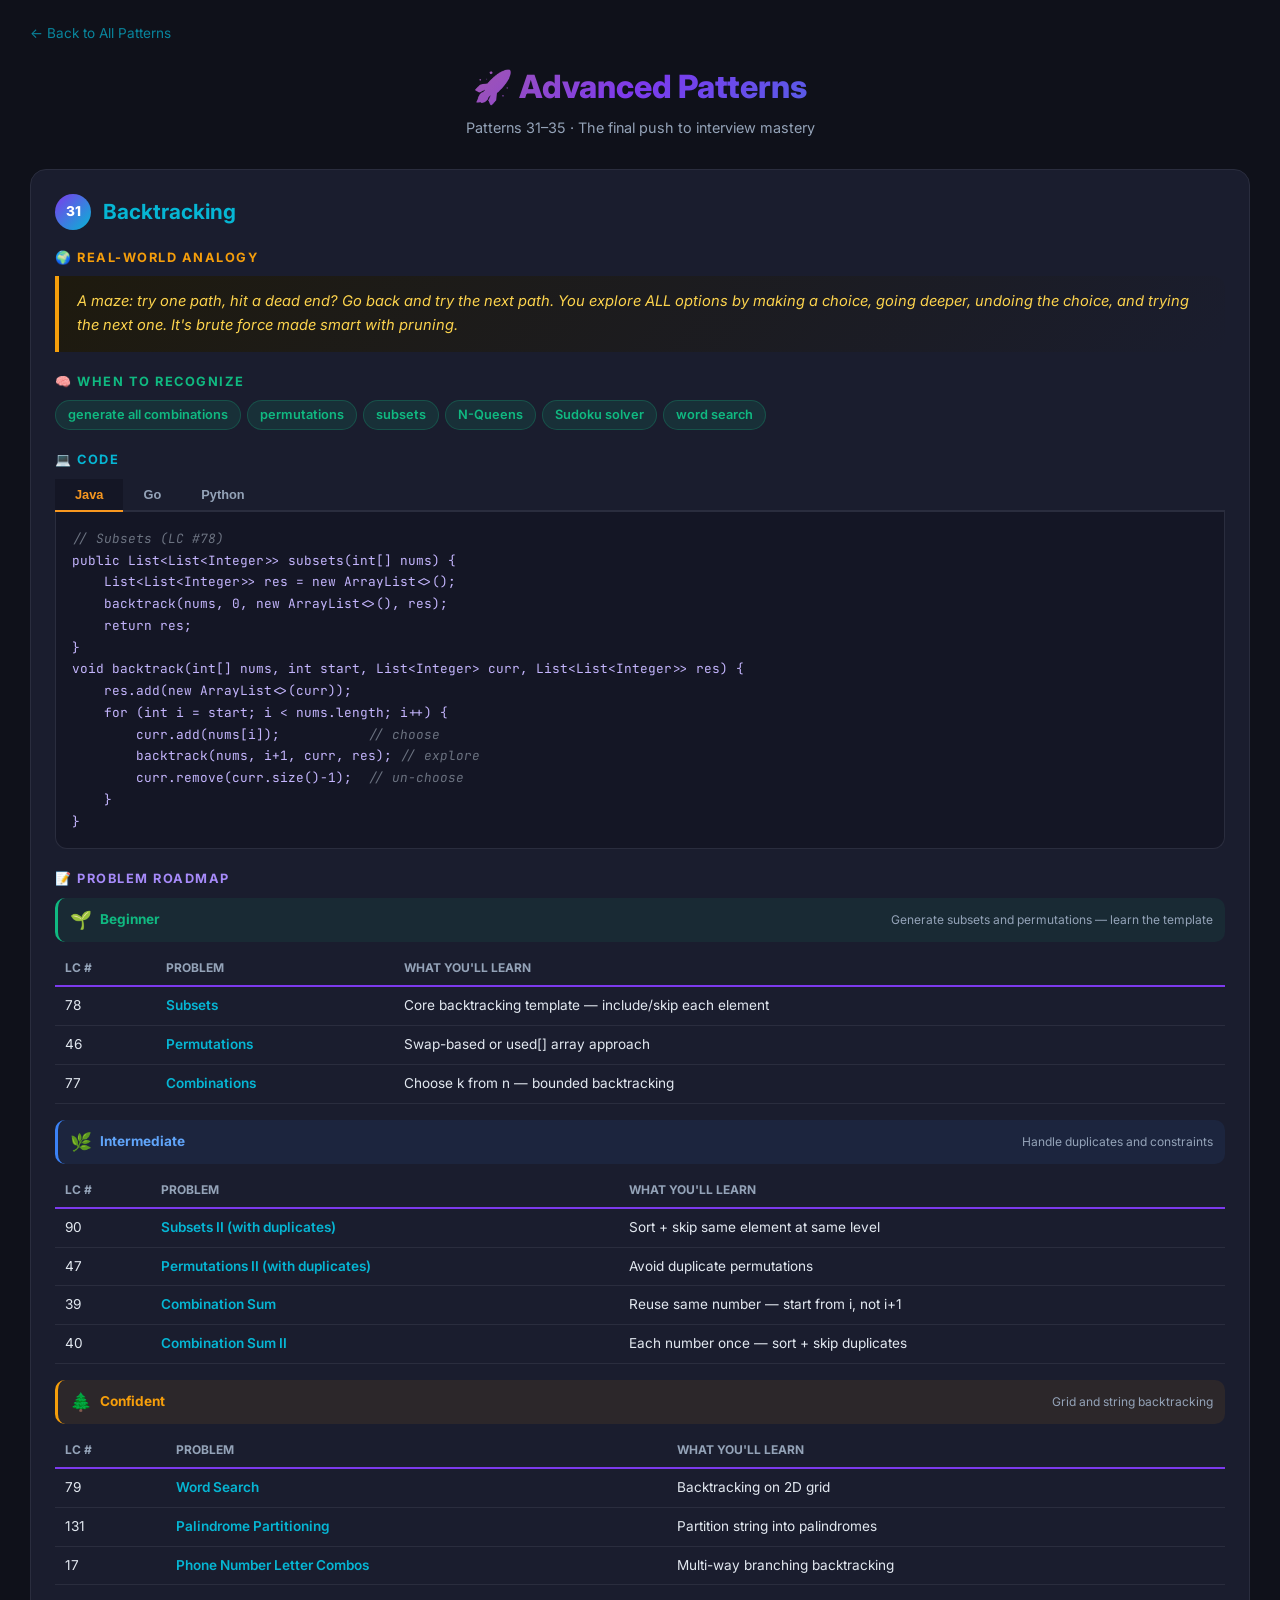
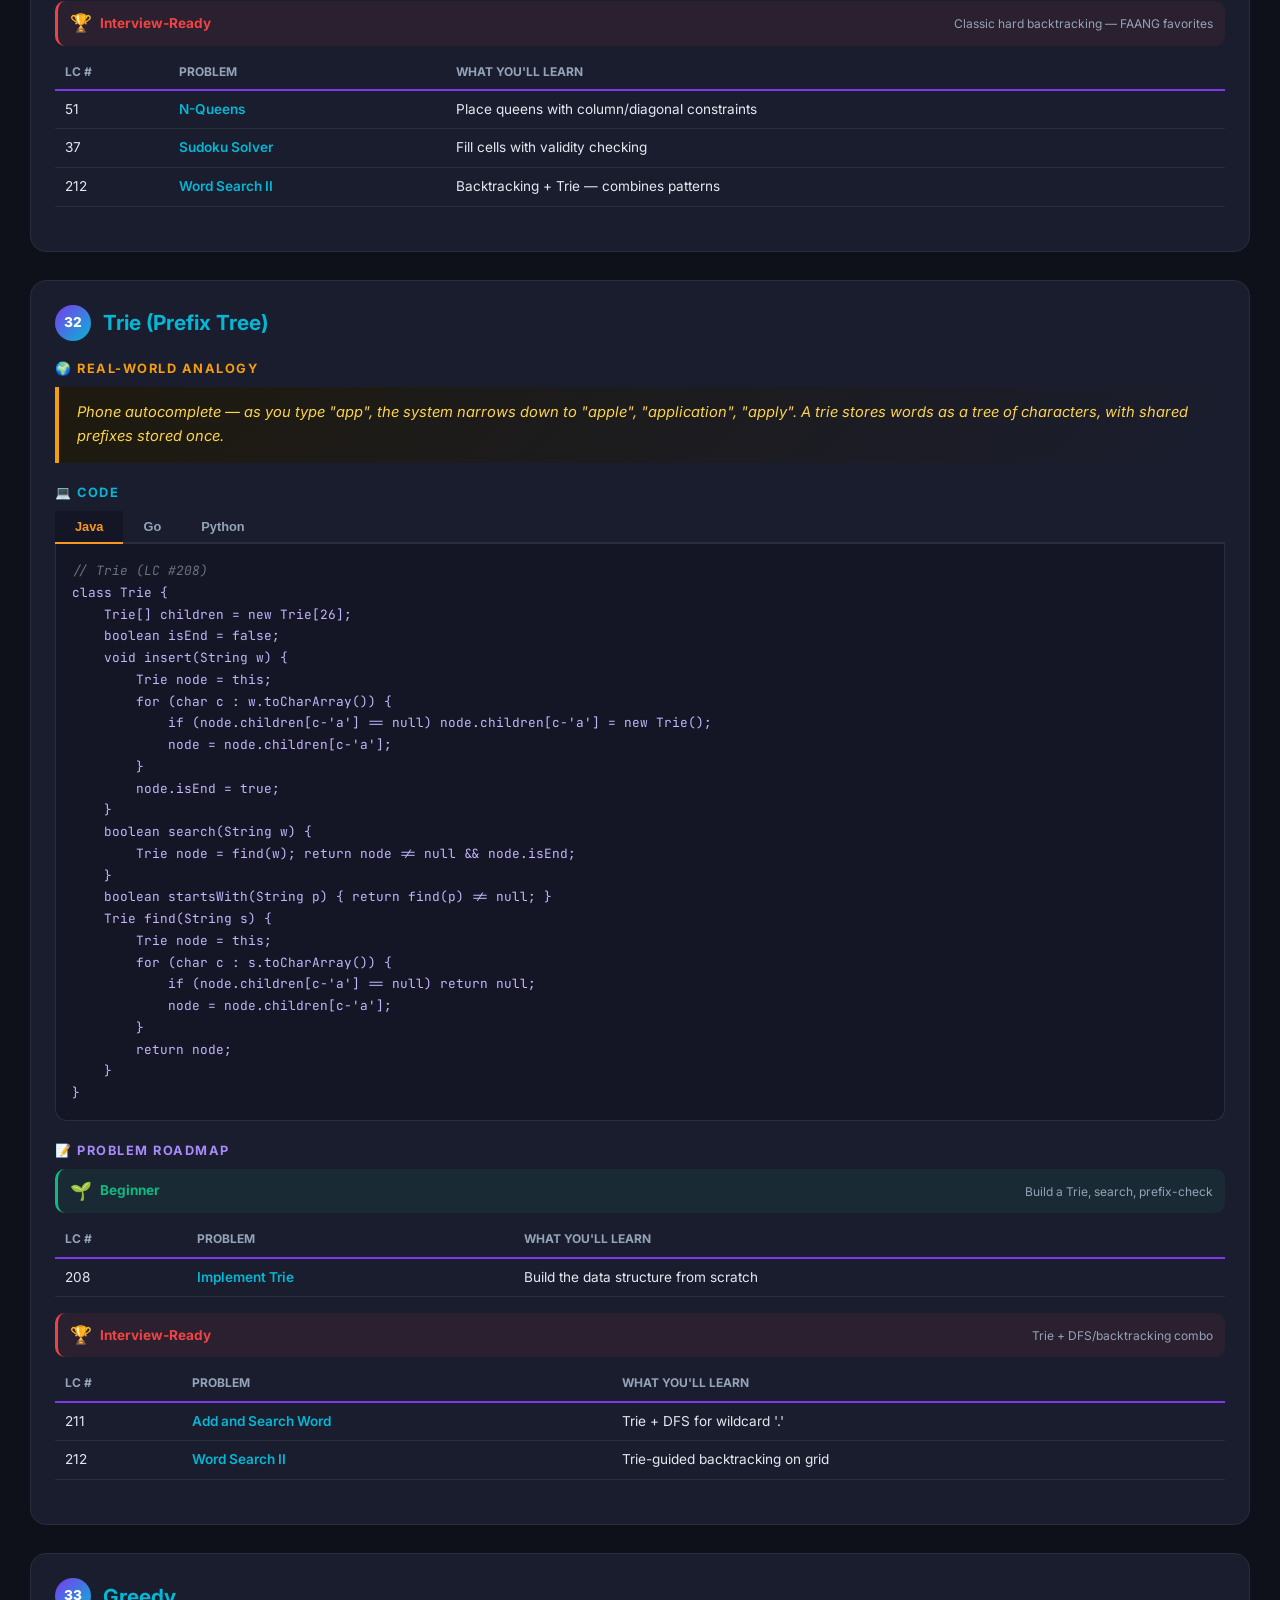
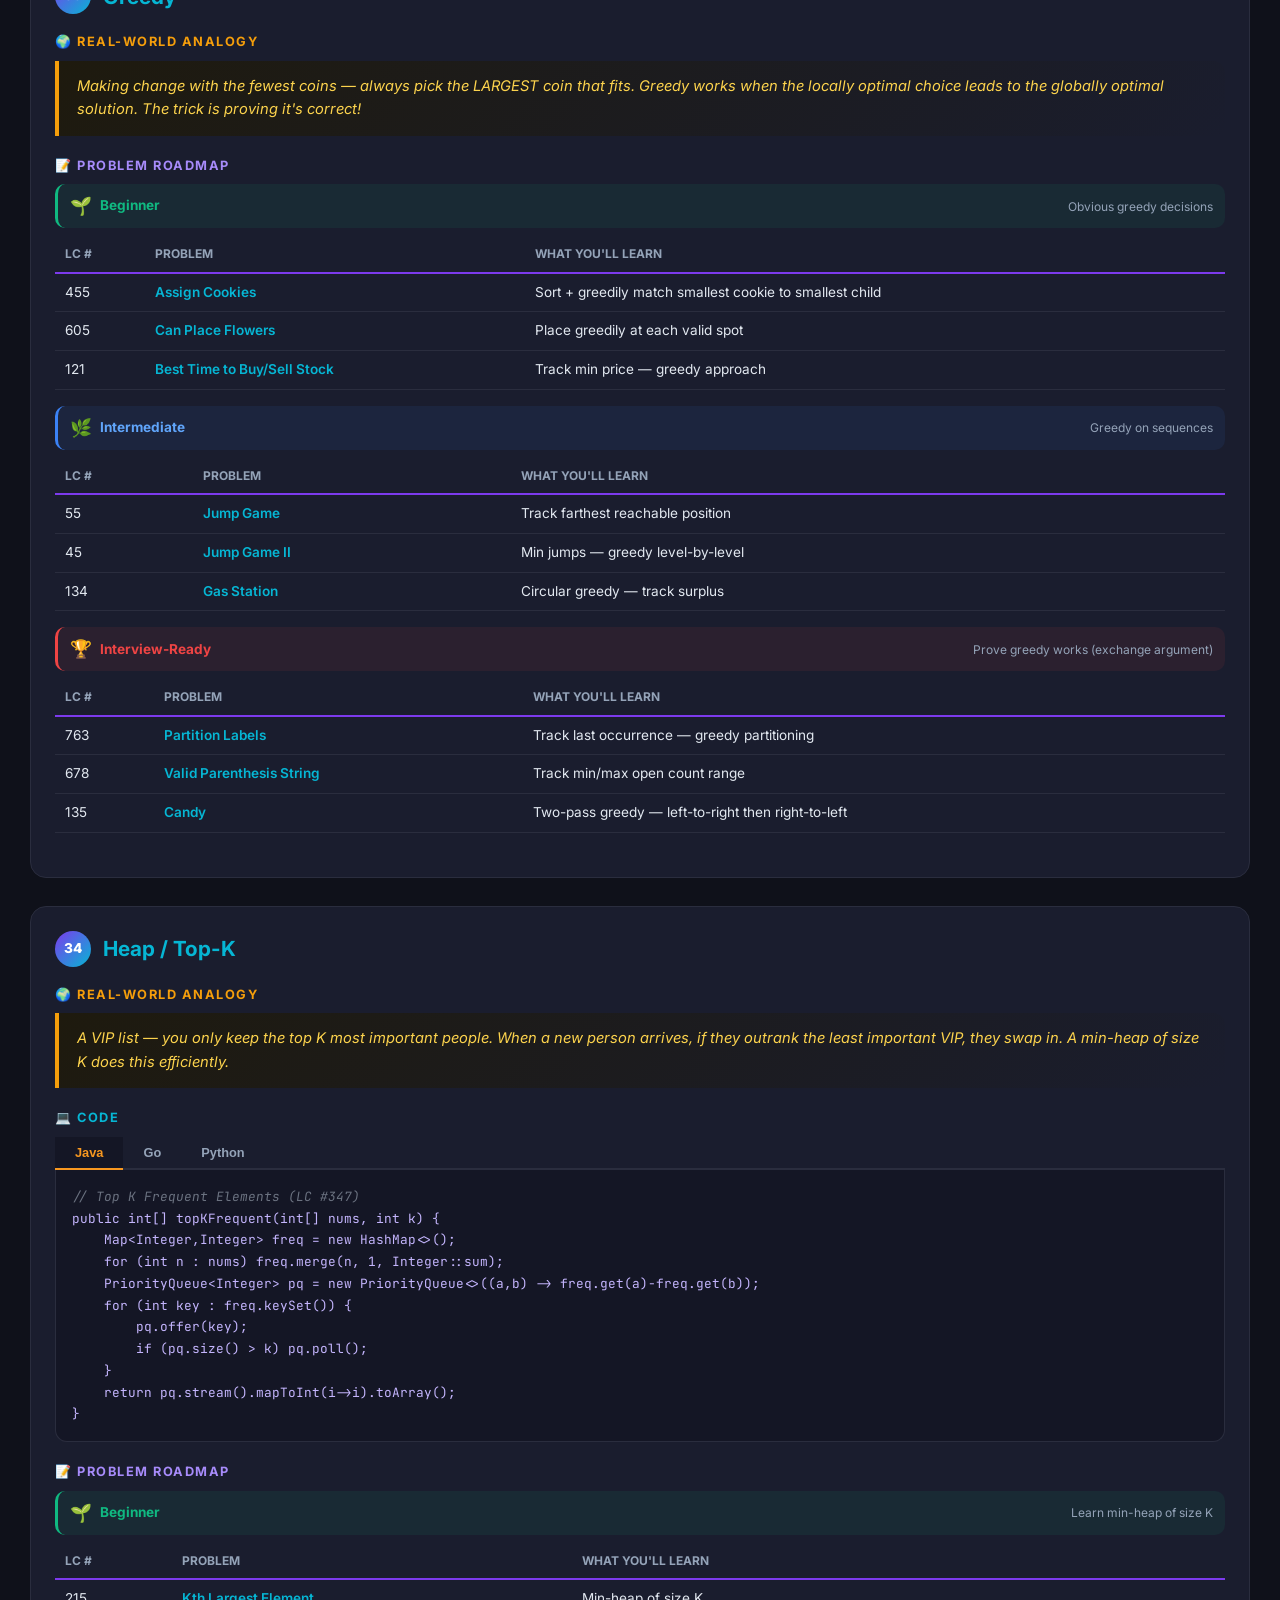
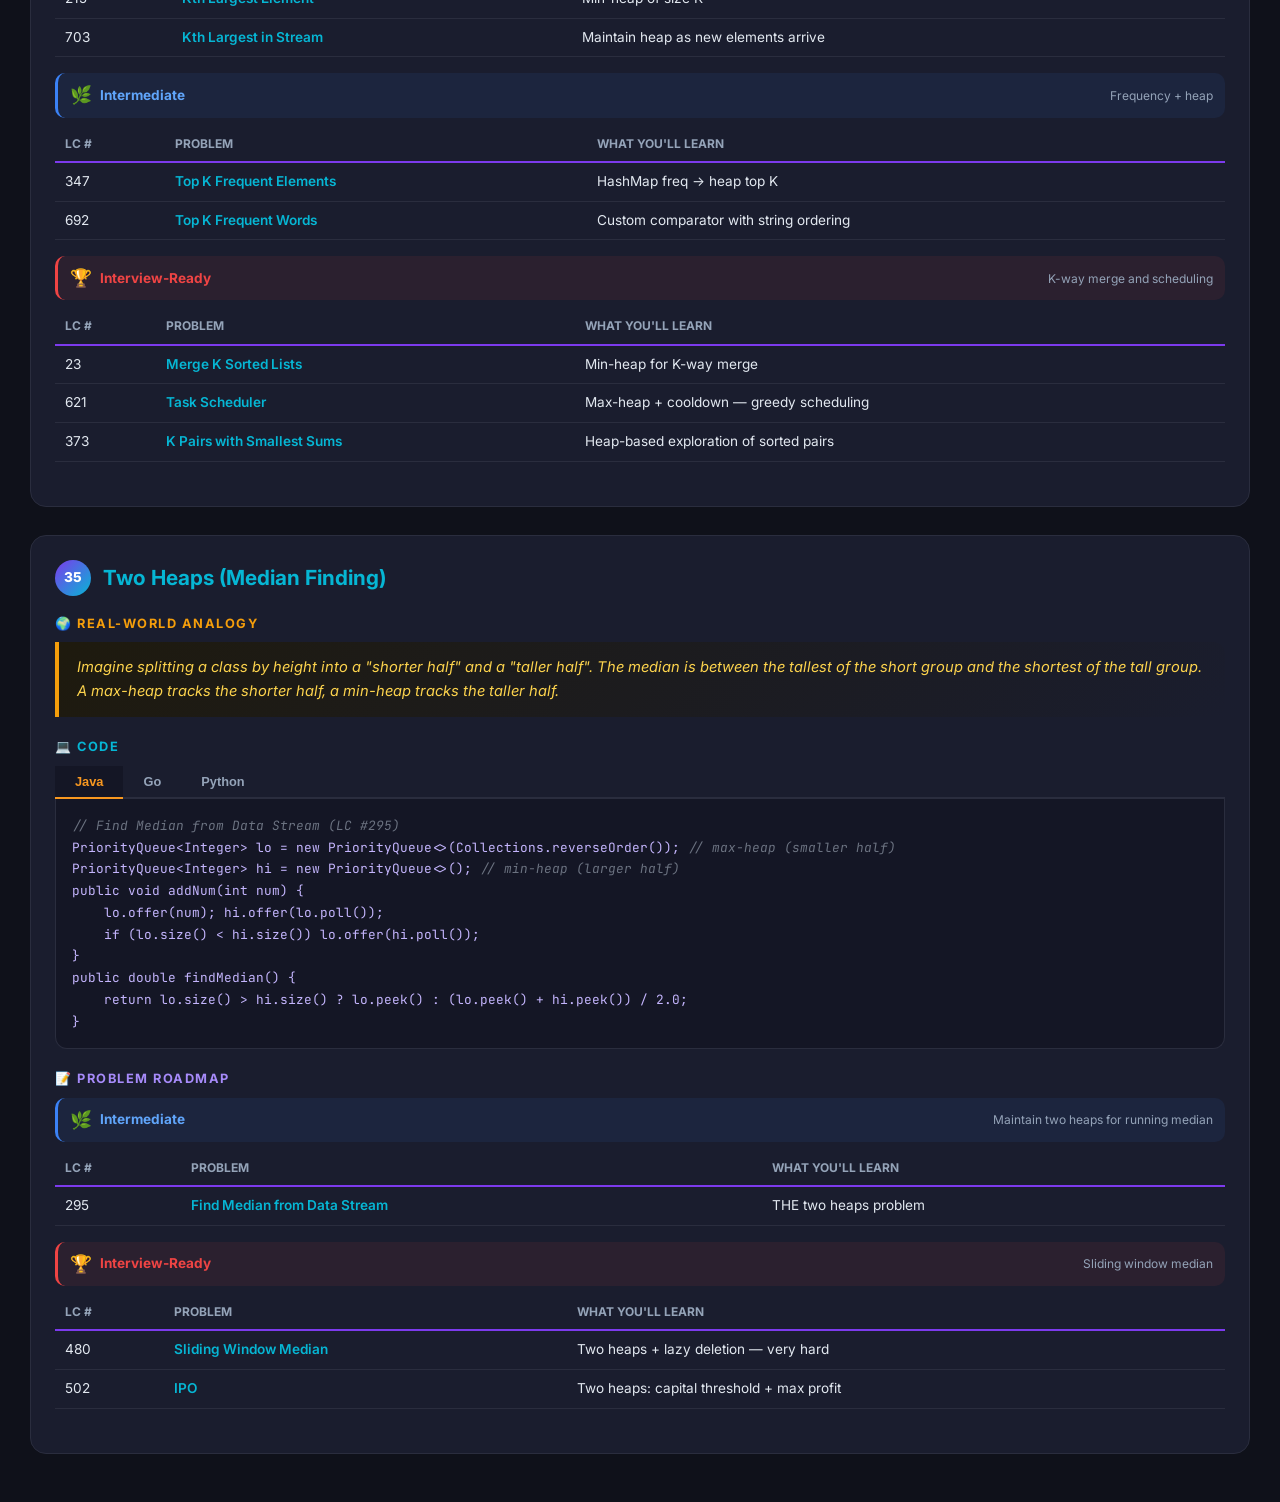
<file: topics/dsa_patterns/08_advanced.html>
<!DOCTYPE html>
<html lang="en">

<head>
    <meta charset="UTF-8">
    <meta name="viewport" content="width=device-width, initial-scale=1.0">
    <title>DSA Patterns — Advanced | Zero to Interview-Ready</title>
    <link
        href="https://fonts.googleapis.com/css2?family=Inter:wght@400;600;700;800&family=JetBrains+Mono:wght@400;600&display=swap"
        rel="stylesheet">
    <link rel="stylesheet" href="styles.css">
</head>

<body>
    <a class="back-link" href="index.html">← Back to All Patterns</a>
    <h1>🚀 Advanced Patterns</h1>
    <p class="subtitle">Patterns 31–35 · The final push to interview mastery</p>

    <!-- PATTERN 31: BACKTRACKING -->
    <div class="pattern" id="backtracking">
        <div class="pattern-header">
            <div class="pattern-num">31</div>
            <div class="pattern-title">Backtracking</div>
        </div>
        <div class="section">
            <div class="section-label analogy">🌍 Real-World Analogy</div>
            <div class="analogy-box">A maze: try one path, hit a dead end? Go back and try the next path. You explore
                ALL options by making a choice, going deeper, undoing the choice, and trying the next one. It's brute
                force made smart with pruning.</div>
        </div>
        <div class="section">
            <div class="section-label recognize">🧠 When To Recognize</div>
            <div class="keyword-list"><span class="keyword">generate all combinations</span><span
                    class="keyword">permutations</span><span class="keyword">subsets</span><span
                    class="keyword">N-Queens</span><span class="keyword">Sudoku solver</span><span class="keyword">word
                    search</span></div>
        </div>
        <div class="section">
            <div class="section-label code">💻 Code</div>
            <div class="code-tabs">
                <button class="code-tab java-tab active" data-lang="java">Java</button>
                <button class="code-tab go-tab" data-lang="go">Go</button>
                <button class="code-tab python-tab" data-lang="python">Python</button>
            </div>
            <div class="code-panel java active">
                <pre>
<span class="comment">// Subsets (LC #78)</span>
public List&lt;List&lt;Integer&gt;&gt; subsets(int[] nums) {
    List&lt;List&lt;Integer&gt;&gt; res = new ArrayList&lt;&gt;();
    backtrack(nums, 0, new ArrayList&lt;&gt;(), res);
    return res;
}
void backtrack(int[] nums, int start, List&lt;Integer&gt; curr, List&lt;List&lt;Integer&gt;&gt; res) {
    res.add(new ArrayList&lt;&gt;(curr));
    for (int i = start; i < nums.length; i++) {
        curr.add(nums[i]);           <span class="comment">// choose</span>
        backtrack(nums, i+1, curr, res); <span class="comment">// explore</span>
        curr.remove(curr.size()-1);  <span class="comment">// un-choose</span>
    }
}
</pre>
            </div>
            <div class="code-panel go">
                <pre>
func subsets(nums []int) [][]int {
    res := [][]int{}
    var bt func(int, []int)
    bt = func(start int, curr []int) {
        tmp := make([]int, len(curr)); copy(tmp, curr)
        res = append(res, tmp)
        for i := start; i < len(nums); i++ {
            bt(i+1, append(curr, nums[i]))
        }
    }
    bt(0, []int{})
    return res
}
</pre>
            </div>
            <div class="code-panel python">
                <pre>
def subsets(nums):
    res = []
    def backtrack(start, curr):
        res.append(curr[:])
        for i in range(start, len(nums)):
            curr.append(nums[i])      # choose
            backtrack(i + 1, curr)     # explore
            curr.pop()                 # un-choose
    backtrack(0, [])
    return res
</pre>
            </div>
        </div>
        <div class="section">
            <div class="section-label problems">📝 Problem Roadmap</div>
            <div class="tier tier-beginner">
                <div class="tier-header"><span class="tier-emoji">🌱</span> Beginner<div class="tier-desc">Generate
                        subsets and permutations — learn the template</div>
                </div>
                <table class="problem-table">
                    <tr>
                        <th>LC #</th>
                        <th>Problem</th>
                        <th>What You'll Learn</th>
                    </tr>
                    <tr>
                        <td>78</td>
                        <td><a href="https://leetcode.com/problems/subsets/" target="_blank">Subsets</a></td>
                        <td>Core backtracking template — include/skip each element</td>
                    </tr>
                    <tr>
                        <td>46</td>
                        <td><a href="https://leetcode.com/problems/permutations/" target="_blank">Permutations</a></td>
                        <td>Swap-based or used[] array approach</td>
                    </tr>
                    <tr>
                        <td>77</td>
                        <td><a href="https://leetcode.com/problems/combinations/" target="_blank">Combinations</a></td>
                        <td>Choose k from n — bounded backtracking</td>
                    </tr>
                </table>
            </div>
            <div class="tier tier-intermediate">
                <div class="tier-header"><span class="tier-emoji">🌿</span> Intermediate<div class="tier-desc">Handle
                        duplicates and constraints</div>
                </div>
                <table class="problem-table">
                    <tr>
                        <th>LC #</th>
                        <th>Problem</th>
                        <th>What You'll Learn</th>
                    </tr>
                    <tr>
                        <td>90</td>
                        <td><a href="https://leetcode.com/problems/subsets-ii/" target="_blank">Subsets II (with
                                duplicates)</a></td>
                        <td>Sort + skip same element at same level</td>
                    </tr>
                    <tr>
                        <td>47</td>
                        <td><a href="https://leetcode.com/problems/permutations-ii/" target="_blank">Permutations II
                                (with duplicates)</a></td>
                        <td>Avoid duplicate permutations</td>
                    </tr>
                    <tr>
                        <td>39</td>
                        <td><a href="https://leetcode.com/problems/combination-sum/" target="_blank">Combination Sum</a>
                        </td>
                        <td>Reuse same number — start from i, not i+1</td>
                    </tr>
                    <tr>
                        <td>40</td>
                        <td><a href="https://leetcode.com/problems/combination-sum-ii/" target="_blank">Combination Sum
                                II</a></td>
                        <td>Each number once — sort + skip duplicates</td>
                    </tr>
                </table>
            </div>
            <div class="tier tier-confident">
                <div class="tier-header"><span class="tier-emoji">🌲</span> Confident<div class="tier-desc">Grid and
                        string backtracking</div>
                </div>
                <table class="problem-table">
                    <tr>
                        <th>LC #</th>
                        <th>Problem</th>
                        <th>What You'll Learn</th>
                    </tr>
                    <tr>
                        <td>79</td>
                        <td><a href="https://leetcode.com/problems/word-search/" target="_blank">Word Search</a></td>
                        <td>Backtracking on 2D grid</td>
                    </tr>
                    <tr>
                        <td>131</td>
                        <td><a href="https://leetcode.com/problems/palindrome-partitioning/" target="_blank">Palindrome
                                Partitioning</a></td>
                        <td>Partition string into palindromes</td>
                    </tr>
                    <tr>
                        <td>17</td>
                        <td><a href="https://leetcode.com/problems/letter-combinations-of-a-phone-number/"
                                target="_blank">Phone Number Letter Combos</a></td>
                        <td>Multi-way branching backtracking</td>
                    </tr>
                </table>
            </div>
            <div class="tier tier-interview">
                <div class="tier-header"><span class="tier-emoji">🏆</span> Interview-Ready<div class="tier-desc">
                        Classic hard backtracking — FAANG favorites</div>
                </div>
                <table class="problem-table">
                    <tr>
                        <th>LC #</th>
                        <th>Problem</th>
                        <th>What You'll Learn</th>
                    </tr>
                    <tr>
                        <td>51</td>
                        <td><a href="https://leetcode.com/problems/n-queens/" target="_blank">N-Queens</a></td>
                        <td>Place queens with column/diagonal constraints</td>
                    </tr>
                    <tr>
                        <td>37</td>
                        <td><a href="https://leetcode.com/problems/sudoku-solver/" target="_blank">Sudoku Solver</a>
                        </td>
                        <td>Fill cells with validity checking</td>
                    </tr>
                    <tr>
                        <td>212</td>
                        <td><a href="https://leetcode.com/problems/word-search-ii/" target="_blank">Word Search II</a>
                        </td>
                        <td>Backtracking + Trie — combines patterns</td>
                    </tr>
                </table>
            </div>
        </div>
    </div>

    <!-- PATTERN 32: TRIE -->
    <div class="pattern" id="trie">
        <div class="pattern-header">
            <div class="pattern-num">32</div>
            <div class="pattern-title">Trie (Prefix Tree)</div>
        </div>
        <div class="section">
            <div class="section-label analogy">🌍 Real-World Analogy</div>
            <div class="analogy-box">Phone autocomplete — as you type "app", the system narrows down to "apple",
                "application", "apply". A trie stores words as a tree of characters, with shared prefixes stored once.
            </div>
        </div>
        <div class="section">
            <div class="section-label code">💻 Code</div>
            <div class="code-tabs">
                <button class="code-tab java-tab active" data-lang="java">Java</button>
                <button class="code-tab go-tab" data-lang="go">Go</button>
                <button class="code-tab python-tab" data-lang="python">Python</button>
            </div>
            <div class="code-panel java active">
                <pre>
<span class="comment">// Trie (LC #208)</span>
class Trie {
    Trie[] children = new Trie[26];
    boolean isEnd = false;
    void insert(String w) {
        Trie node = this;
        for (char c : w.toCharArray()) {
            if (node.children[c-'a'] == null) node.children[c-'a'] = new Trie();
            node = node.children[c-'a'];
        }
        node.isEnd = true;
    }
    boolean search(String w) {
        Trie node = find(w); return node != null && node.isEnd;
    }
    boolean startsWith(String p) { return find(p) != null; }
    Trie find(String s) {
        Trie node = this;
        for (char c : s.toCharArray()) {
            if (node.children[c-'a'] == null) return null;
            node = node.children[c-'a'];
        }
        return node;
    }
}
</pre>
            </div>
            <div class="code-panel go">
                <pre>
type Trie struct{ children [26]*Trie; isEnd bool }
func (t *Trie) Insert(w string) {
    node := t
    for _, c := range w {
        i := c-'a'; if node.children[i]==nil{node.children[i]=&Trie{}}
        node = node.children[i]
    }
    node.isEnd = true
}
func (t *Trie) Search(w string) bool { n:=t.find(w); return n!=nil&&n.isEnd }
func (t *Trie) StartsWith(p string) bool { return t.find(p)!=nil }
func (t *Trie) find(s string) *Trie {
    node := t
    for _, c := range s { i:=c-'a'; if node.children[i]==nil{return nil}; node=node.children[i] }
    return node
}
</pre>
            </div>
            <div class="code-panel python">
                <pre>
class TrieNode:
    def __init__(self):
        self.children = {}; self.is_end = False

class Trie:
    def __init__(self): self.root = TrieNode()
    def insert(self, word):
        node = self.root
        for c in word:
            if c not in node.children: node.children[c] = TrieNode()
            node = node.children[c]
        node.is_end = True
    def search(self, word):
        node = self._find(word); return node is not None and node.is_end
    def starts_with(self, prefix): return self._find(prefix) is not None
    def _find(self, s):
        node = self.root
        for c in s:
            if c not in node.children: return None
            node = node.children[c]
        return node
</pre>
            </div>
        </div>
        <div class="section">
            <div class="section-label problems">📝 Problem Roadmap</div>
            <div class="tier tier-beginner">
                <div class="tier-header"><span class="tier-emoji">🌱</span> Beginner<div class="tier-desc">Build a Trie,
                        search, prefix-check</div>
                </div>
                <table class="problem-table">
                    <tr>
                        <th>LC #</th>
                        <th>Problem</th>
                        <th>What You'll Learn</th>
                    </tr>
                    <tr>
                        <td>208</td>
                        <td><a href="https://leetcode.com/problems/implement-trie-prefix-tree/"
                                target="_blank">Implement Trie</a></td>
                        <td>Build the data structure from scratch</td>
                    </tr>
                </table>
            </div>
            <div class="tier tier-interview">
                <div class="tier-header"><span class="tier-emoji">🏆</span> Interview-Ready<div class="tier-desc">Trie +
                        DFS/backtracking combo</div>
                </div>
                <table class="problem-table">
                    <tr>
                        <th>LC #</th>
                        <th>Problem</th>
                        <th>What You'll Learn</th>
                    </tr>
                    <tr>
                        <td>211</td>
                        <td><a href="https://leetcode.com/problems/design-add-and-search-words-data-structure/"
                                target="_blank">Add and Search Word</a></td>
                        <td>Trie + DFS for wildcard '.'</td>
                    </tr>
                    <tr>
                        <td>212</td>
                        <td><a href="https://leetcode.com/problems/word-search-ii/" target="_blank">Word Search II</a>
                        </td>
                        <td>Trie-guided backtracking on grid</td>
                    </tr>
                </table>
            </div>
        </div>
    </div>

    <!-- PATTERN 33: GREEDY -->
    <div class="pattern" id="greedy">
        <div class="pattern-header">
            <div class="pattern-num">33</div>
            <div class="pattern-title">Greedy</div>
        </div>
        <div class="section">
            <div class="section-label analogy">🌍 Real-World Analogy</div>
            <div class="analogy-box">Making change with the fewest coins — always pick the LARGEST coin that fits.
                Greedy works when the locally optimal choice leads to the globally optimal solution. The trick is
                proving it's correct!</div>
        </div>
        <div class="section">
            <div class="section-label problems">📝 Problem Roadmap</div>
            <div class="tier tier-beginner">
                <div class="tier-header"><span class="tier-emoji">🌱</span> Beginner<div class="tier-desc">Obvious
                        greedy decisions</div>
                </div>
                <table class="problem-table">
                    <tr>
                        <th>LC #</th>
                        <th>Problem</th>
                        <th>What You'll Learn</th>
                    </tr>
                    <tr>
                        <td>455</td>
                        <td><a href="https://leetcode.com/problems/assign-cookies/" target="_blank">Assign Cookies</a>
                        </td>
                        <td>Sort + greedily match smallest cookie to smallest child</td>
                    </tr>
                    <tr>
                        <td>605</td>
                        <td><a href="https://leetcode.com/problems/can-place-flowers/" target="_blank">Can Place
                                Flowers</a></td>
                        <td>Place greedily at each valid spot</td>
                    </tr>
                    <tr>
                        <td>121</td>
                        <td><a href="https://leetcode.com/problems/best-time-to-buy-and-sell-stock/"
                                target="_blank">Best Time to Buy/Sell Stock</a></td>
                        <td>Track min price — greedy approach</td>
                    </tr>
                </table>
            </div>
            <div class="tier tier-intermediate">
                <div class="tier-header"><span class="tier-emoji">🌿</span> Intermediate<div class="tier-desc">Greedy on
                        sequences</div>
                </div>
                <table class="problem-table">
                    <tr>
                        <th>LC #</th>
                        <th>Problem</th>
                        <th>What You'll Learn</th>
                    </tr>
                    <tr>
                        <td>55</td>
                        <td><a href="https://leetcode.com/problems/jump-game/" target="_blank">Jump Game</a></td>
                        <td>Track farthest reachable position</td>
                    </tr>
                    <tr>
                        <td>45</td>
                        <td><a href="https://leetcode.com/problems/jump-game-ii/" target="_blank">Jump Game II</a></td>
                        <td>Min jumps — greedy level-by-level</td>
                    </tr>
                    <tr>
                        <td>134</td>
                        <td><a href="https://leetcode.com/problems/gas-station/" target="_blank">Gas Station</a></td>
                        <td>Circular greedy — track surplus</td>
                    </tr>
                </table>
            </div>
            <div class="tier tier-interview">
                <div class="tier-header"><span class="tier-emoji">🏆</span> Interview-Ready<div class="tier-desc">Prove
                        greedy works (exchange argument)</div>
                </div>
                <table class="problem-table">
                    <tr>
                        <th>LC #</th>
                        <th>Problem</th>
                        <th>What You'll Learn</th>
                    </tr>
                    <tr>
                        <td>763</td>
                        <td><a href="https://leetcode.com/problems/partition-labels/" target="_blank">Partition
                                Labels</a></td>
                        <td>Track last occurrence — greedy partitioning</td>
                    </tr>
                    <tr>
                        <td>678</td>
                        <td><a href="https://leetcode.com/problems/valid-parenthesis-string/" target="_blank">Valid
                                Parenthesis String</a></td>
                        <td>Track min/max open count range</td>
                    </tr>
                    <tr>
                        <td>135</td>
                        <td><a href="https://leetcode.com/problems/candy/" target="_blank">Candy</a></td>
                        <td>Two-pass greedy — left-to-right then right-to-left</td>
                    </tr>
                </table>
            </div>
        </div>
    </div>

    <!-- PATTERN 34: HEAP / TOP-K -->
    <div class="pattern" id="heap-topk">
        <div class="pattern-header">
            <div class="pattern-num">34</div>
            <div class="pattern-title">Heap / Top-K</div>
        </div>
        <div class="section">
            <div class="section-label analogy">🌍 Real-World Analogy</div>
            <div class="analogy-box">A VIP list — you only keep the top K most important people. When a new person
                arrives, if they outrank the least important VIP, they swap in. A min-heap of size K does this
                efficiently.</div>
        </div>
        <div class="section">
            <div class="section-label code">💻 Code</div>
            <div class="code-tabs">
                <button class="code-tab java-tab active" data-lang="java">Java</button>
                <button class="code-tab go-tab" data-lang="go">Go</button>
                <button class="code-tab python-tab" data-lang="python">Python</button>
            </div>
            <div class="code-panel java active">
                <pre>
<span class="comment">// Top K Frequent Elements (LC #347)</span>
public int[] topKFrequent(int[] nums, int k) {
    Map&lt;Integer,Integer&gt; freq = new HashMap&lt;&gt;();
    for (int n : nums) freq.merge(n, 1, Integer::sum);
    PriorityQueue&lt;Integer&gt; pq = new PriorityQueue&lt;&gt;((a,b) -> freq.get(a)-freq.get(b));
    for (int key : freq.keySet()) {
        pq.offer(key);
        if (pq.size() > k) pq.poll();
    }
    return pq.stream().mapToInt(i->i).toArray();
}
</pre>
            </div>
            <div class="code-panel go">
                <pre>
<span class="comment">// Use container/heap or sort approach</span>
func topKFrequent(nums []int, k int) []int {
    freq := map[int]int{}
    for _, n := range nums { freq[n]++ }
    keys := make([]int, 0, len(freq))
    for key := range freq { keys = append(keys, key) }
    sort.Slice(keys, func(i, j int) bool { return freq[keys[i]]>freq[keys[j]] })
    return keys[:k]
}
</pre>
            </div>
            <div class="code-panel python">
                <pre>
import heapq
from collections import Counter
def top_k_frequent(nums, k):
    freq = Counter(nums)
    return [x for x, _ in heapq.nlargest(k, freq.items(), key=lambda x: x[1])]
</pre>
            </div>
        </div>
        <div class="section">
            <div class="section-label problems">📝 Problem Roadmap</div>
            <div class="tier tier-beginner">
                <div class="tier-header"><span class="tier-emoji">🌱</span> Beginner<div class="tier-desc">Learn
                        min-heap of size K</div>
                </div>
                <table class="problem-table">
                    <tr>
                        <th>LC #</th>
                        <th>Problem</th>
                        <th>What You'll Learn</th>
                    </tr>
                    <tr>
                        <td>215</td>
                        <td><a href="https://leetcode.com/problems/kth-largest-element-in-an-array/" target="_blank">Kth
                                Largest Element</a></td>
                        <td>Min-heap of size K</td>
                    </tr>
                    <tr>
                        <td>703</td>
                        <td><a href="https://leetcode.com/problems/kth-largest-element-in-a-stream/" target="_blank">Kth
                                Largest in Stream</a></td>
                        <td>Maintain heap as new elements arrive</td>
                    </tr>
                </table>
            </div>
            <div class="tier tier-intermediate">
                <div class="tier-header"><span class="tier-emoji">🌿</span> Intermediate<div class="tier-desc">Frequency
                        + heap</div>
                </div>
                <table class="problem-table">
                    <tr>
                        <th>LC #</th>
                        <th>Problem</th>
                        <th>What You'll Learn</th>
                    </tr>
                    <tr>
                        <td>347</td>
                        <td><a href="https://leetcode.com/problems/top-k-frequent-elements/" target="_blank">Top K
                                Frequent Elements</a></td>
                        <td>HashMap freq → heap top K</td>
                    </tr>
                    <tr>
                        <td>692</td>
                        <td><a href="https://leetcode.com/problems/top-k-frequent-words/" target="_blank">Top K Frequent
                                Words</a></td>
                        <td>Custom comparator with string ordering</td>
                    </tr>
                </table>
            </div>
            <div class="tier tier-interview">
                <div class="tier-header"><span class="tier-emoji">🏆</span> Interview-Ready<div class="tier-desc">K-way
                        merge and scheduling</div>
                </div>
                <table class="problem-table">
                    <tr>
                        <th>LC #</th>
                        <th>Problem</th>
                        <th>What You'll Learn</th>
                    </tr>
                    <tr>
                        <td>23</td>
                        <td><a href="https://leetcode.com/problems/merge-k-sorted-lists/" target="_blank">Merge K Sorted
                                Lists</a></td>
                        <td>Min-heap for K-way merge</td>
                    </tr>
                    <tr>
                        <td>621</td>
                        <td><a href="https://leetcode.com/problems/task-scheduler/" target="_blank">Task Scheduler</a>
                        </td>
                        <td>Max-heap + cooldown — greedy scheduling</td>
                    </tr>
                    <tr>
                        <td>373</td>
                        <td><a href="https://leetcode.com/problems/find-k-pairs-with-smallest-sums/" target="_blank">K
                                Pairs with Smallest Sums</a></td>
                        <td>Heap-based exploration of sorted pairs</td>
                    </tr>
                </table>
            </div>
        </div>
    </div>

    <!-- PATTERN 35: TWO HEAPS -->
    <div class="pattern" id="two-heaps">
        <div class="pattern-header">
            <div class="pattern-num">35</div>
            <div class="pattern-title">Two Heaps (Median Finding)</div>
        </div>
        <div class="section">
            <div class="section-label analogy">🌍 Real-World Analogy</div>
            <div class="analogy-box">Imagine splitting a class by height into a "shorter half" and a "taller half". The
                median is between the tallest of the short group and the shortest of the tall group. A max-heap tracks
                the shorter half, a min-heap tracks the taller half.</div>
        </div>
        <div class="section">
            <div class="section-label code">💻 Code</div>
            <div class="code-tabs">
                <button class="code-tab java-tab active" data-lang="java">Java</button>
                <button class="code-tab go-tab" data-lang="go">Go</button>
                <button class="code-tab python-tab" data-lang="python">Python</button>
            </div>
            <div class="code-panel java active">
                <pre>
<span class="comment">// Find Median from Data Stream (LC #295)</span>
PriorityQueue&lt;Integer&gt; lo = new PriorityQueue&lt;&gt;(Collections.reverseOrder()); <span class="comment">// max-heap (smaller half)</span>
PriorityQueue&lt;Integer&gt; hi = new PriorityQueue&lt;&gt;(); <span class="comment">// min-heap (larger half)</span>
public void addNum(int num) {
    lo.offer(num); hi.offer(lo.poll());
    if (lo.size() < hi.size()) lo.offer(hi.poll());
}
public double findMedian() {
    return lo.size() > hi.size() ? lo.peek() : (lo.peek() + hi.peek()) / 2.0;
}
</pre>
            </div>
            <div class="code-panel go">
                <pre>
<span class="comment">// Requires custom heap implementation in Go</span>
<span class="comment">// lo = max-heap (smaller half), hi = min-heap (larger half)</span>
<span class="comment">// addNum: push to lo, move top to hi, rebalance</span>
</pre>
            </div>
            <div class="code-panel python">
                <pre>
import heapq
class MedianFinder:
    def __init__(self):
        self.lo = []   <span class="comment"># max-heap (negate values)</span>
        self.hi = []   <span class="comment"># min-heap</span>
    def addNum(self, num):
        heapq.heappush(self.lo, -num)
        heapq.heappush(self.hi, -heapq.heappop(self.lo))
        if len(self.lo) < len(self.hi):
            heapq.heappush(self.lo, -heapq.heappop(self.hi))
    def findMedian(self):
        if len(self.lo) > len(self.hi): return -self.lo[0]
        return (-self.lo[0] + self.hi[0]) / 2
</pre>
            </div>
        </div>
        <div class="section">
            <div class="section-label problems">📝 Problem Roadmap</div>
            <div class="tier tier-intermediate">
                <div class="tier-header"><span class="tier-emoji">🌿</span> Intermediate<div class="tier-desc">Maintain
                        two heaps for running median</div>
                </div>
                <table class="problem-table">
                    <tr>
                        <th>LC #</th>
                        <th>Problem</th>
                        <th>What You'll Learn</th>
                    </tr>
                    <tr>
                        <td>295</td>
                        <td><a href="https://leetcode.com/problems/find-median-from-data-stream/" target="_blank">Find
                                Median from Data Stream</a></td>
                        <td>THE two heaps problem</td>
                    </tr>
                </table>
            </div>
            <div class="tier tier-interview">
                <div class="tier-header"><span class="tier-emoji">🏆</span> Interview-Ready<div class="tier-desc">
                        Sliding window median</div>
                </div>
                <table class="problem-table">
                    <tr>
                        <th>LC #</th>
                        <th>Problem</th>
                        <th>What You'll Learn</th>
                    </tr>
                    <tr>
                        <td>480</td>
                        <td><a href="https://leetcode.com/problems/sliding-window-median/" target="_blank">Sliding
                                Window Median</a></td>
                        <td>Two heaps + lazy deletion — very hard</td>
                    </tr>
                    <tr>
                        <td>502</td>
                        <td><a href="https://leetcode.com/problems/ipo/" target="_blank">IPO</a></td>
                        <td>Two heaps: capital threshold + max profit</td>
                    </tr>
                </table>
            </div>
        </div>
    </div>

    <script src="tabs.js"></script>
</body>

</html>
</file>
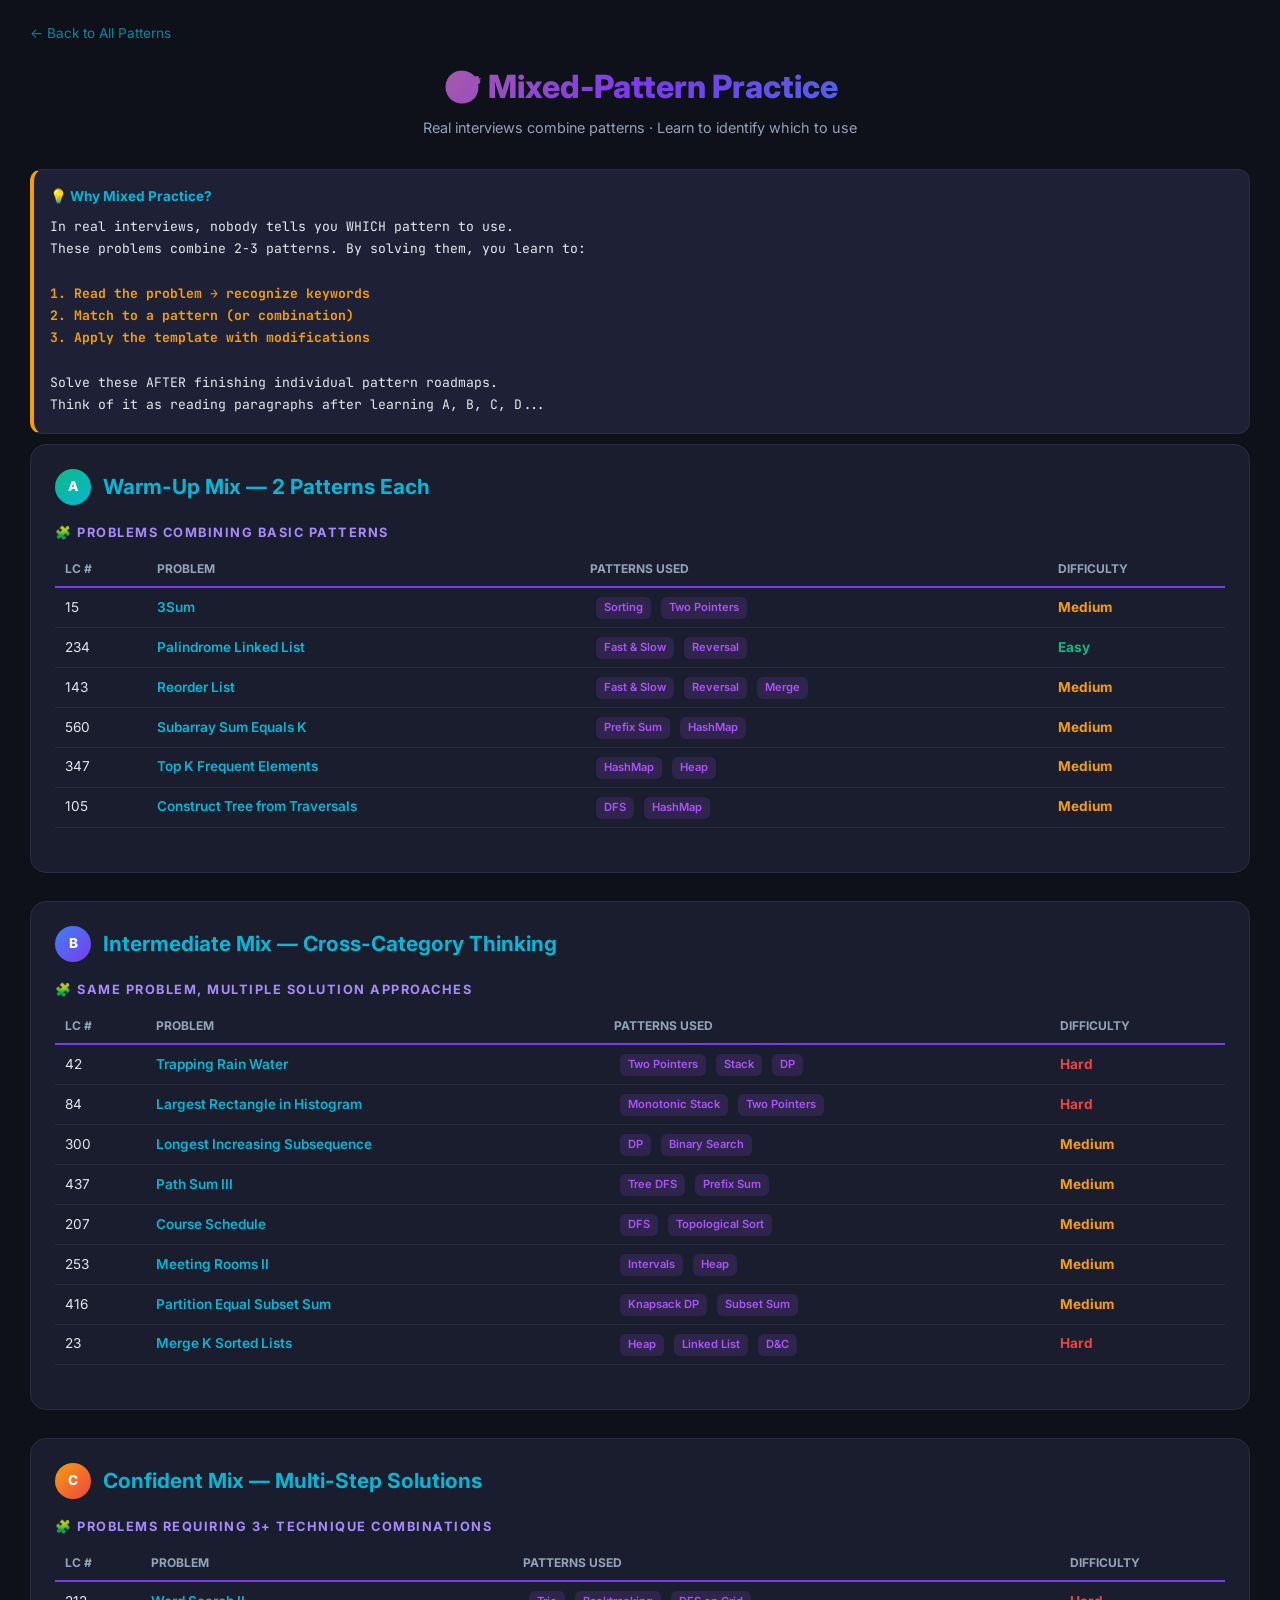
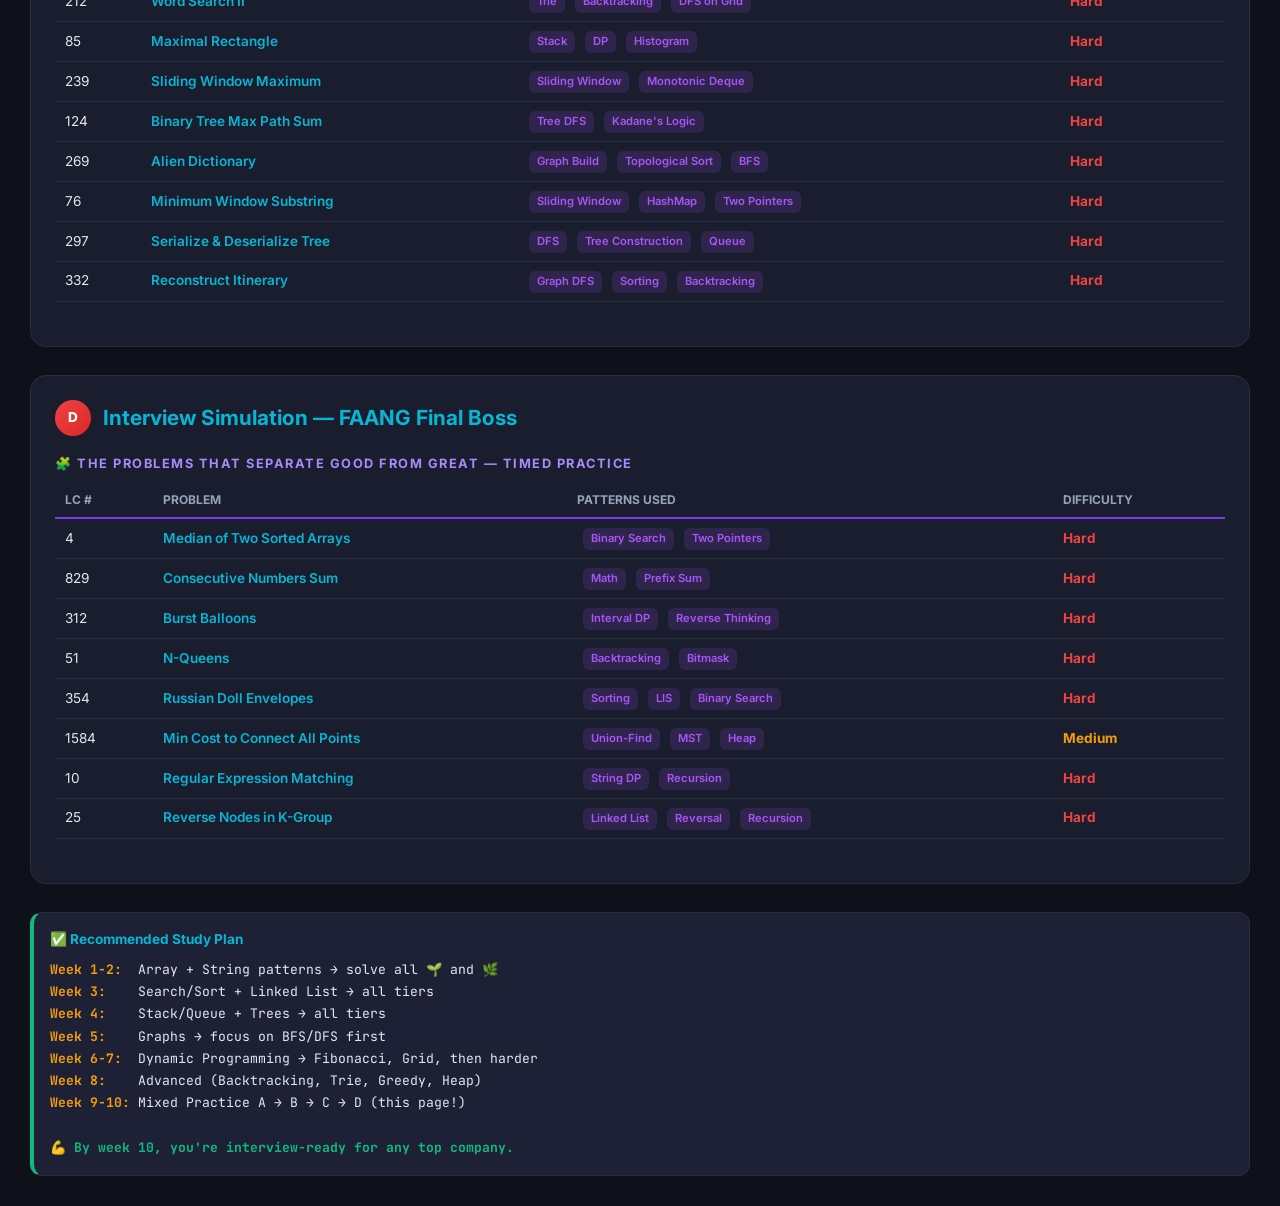
<file: topics/dsa_patterns/09_mixed_practice.html>
<!DOCTYPE html>
<html lang="en">

<head>
    <meta charset="UTF-8">
    <meta name="viewport" content="width=device-width, initial-scale=1.0">
    <title>DSA Patterns — Mixed Practice | Zero to Interview-Ready</title>
    <link
        href="https://fonts.googleapis.com/css2?family=Inter:wght@400;600;700;800&family=JetBrains+Mono:wght@400;600&display=swap"
        rel="stylesheet">
    <link rel="stylesheet" href="styles.css">
</head>

<body>
    <a class="back-link" href="index.html">← Back to All Patterns</a>
    <h1>🎯 Mixed-Pattern Practice</h1>
    <p class="subtitle">Real interviews combine patterns · Learn to identify which to use</p>

    <div class="step-box" style="border-left:4px solid var(--accent3);">
        <div class="step-title">💡 Why Mixed Practice?</div>
        <pre>
In real interviews, nobody tells you WHICH pattern to use.
These problems combine 2-3 patterns. By solving them, you learn to:

<span class="highlight">1. Read the problem → recognize keywords</span>
<span class="highlight">2. Match to a pattern (or combination)</span>
<span class="highlight">3. Apply the template with modifications</span>

Solve these AFTER finishing individual pattern roadmaps.
Think of it as reading paragraphs after learning A, B, C, D...
</pre>
    </div>

    <!-- TIER 1: WARM-UP MIX -->
    <div class="pattern">
        <div class="pattern-header">
            <div class="pattern-num" style="background:linear-gradient(135deg,var(--green),var(--accent2))">A</div>
            <div class="pattern-title">Warm-Up Mix — 2 Patterns Each</div>
        </div>
        <div class="section">
            <div class="section-label problems">🧩 Problems combining basic patterns</div>
            <table class="problem-table">
                <tr>
                    <th>LC #</th>
                    <th>Problem</th>
                    <th>Patterns Used</th>
                    <th>Difficulty</th>
                </tr>
                <tr>
                    <td>15</td>
                    <td><a href="https://leetcode.com/problems/3sum/" target="_blank">3Sum</a></td>
                    <td><span class="mixed-badge">Sorting</span> <span class="mixed-badge">Two Pointers</span></td>
                    <td class="diff-medium">Medium</td>
                </tr>
                <tr>
                    <td>234</td>
                    <td><a href="https://leetcode.com/problems/palindrome-linked-list/" target="_blank">Palindrome
                            Linked List</a></td>
                    <td><span class="mixed-badge">Fast & Slow</span> <span class="mixed-badge">Reversal</span></td>
                    <td class="diff-easy">Easy</td>
                </tr>
                <tr>
                    <td>143</td>
                    <td><a href="https://leetcode.com/problems/reorder-list/" target="_blank">Reorder List</a></td>
                    <td><span class="mixed-badge">Fast & Slow</span> <span class="mixed-badge">Reversal</span> <span
                            class="mixed-badge">Merge</span></td>
                    <td class="diff-medium">Medium</td>
                </tr>
                <tr>
                    <td>560</td>
                    <td><a href="https://leetcode.com/problems/subarray-sum-equals-k/" target="_blank">Subarray Sum
                            Equals K</a></td>
                    <td><span class="mixed-badge">Prefix Sum</span> <span class="mixed-badge">HashMap</span></td>
                    <td class="diff-medium">Medium</td>
                </tr>
                <tr>
                    <td>347</td>
                    <td><a href="https://leetcode.com/problems/top-k-frequent-elements/" target="_blank">Top K Frequent
                            Elements</a></td>
                    <td><span class="mixed-badge">HashMap</span> <span class="mixed-badge">Heap</span></td>
                    <td class="diff-medium">Medium</td>
                </tr>
                <tr>
                    <td>105</td>
                    <td><a href="https://leetcode.com/problems/construct-binary-tree-from-preorder-and-inorder-traversal/"
                            target="_blank">Construct Tree from Traversals</a></td>
                    <td><span class="mixed-badge">DFS</span> <span class="mixed-badge">HashMap</span></td>
                    <td class="diff-medium">Medium</td>
                </tr>
            </table>
        </div>
    </div>

    <!-- TIER 2: INTERMEDIATE MIX -->
    <div class="pattern">
        <div class="pattern-header">
            <div class="pattern-num" style="background:linear-gradient(135deg,#3b82f6,var(--accent))">B</div>
            <div class="pattern-title">Intermediate Mix — Cross-Category Thinking</div>
        </div>
        <div class="section">
            <div class="section-label problems">🧩 Same problem, multiple solution approaches</div>
            <table class="problem-table">
                <tr>
                    <th>LC #</th>
                    <th>Problem</th>
                    <th>Patterns Used</th>
                    <th>Difficulty</th>
                </tr>
                <tr>
                    <td>42</td>
                    <td><a href="https://leetcode.com/problems/trapping-rain-water/" target="_blank">Trapping Rain
                            Water</a></td>
                    <td><span class="mixed-badge">Two Pointers</span> <span class="mixed-badge">Stack</span> <span
                            class="mixed-badge">DP</span></td>
                    <td class="diff-hard">Hard</td>
                </tr>
                <tr>
                    <td>84</td>
                    <td><a href="https://leetcode.com/problems/largest-rectangle-in-histogram/" target="_blank">Largest
                            Rectangle in Histogram</a></td>
                    <td><span class="mixed-badge">Monotonic Stack</span> <span class="mixed-badge">Two Pointers</span>
                    </td>
                    <td class="diff-hard">Hard</td>
                </tr>
                <tr>
                    <td>300</td>
                    <td><a href="https://leetcode.com/problems/longest-increasing-subsequence/" target="_blank">Longest
                            Increasing Subsequence</a></td>
                    <td><span class="mixed-badge">DP</span> <span class="mixed-badge">Binary Search</span></td>
                    <td class="diff-medium">Medium</td>
                </tr>
                <tr>
                    <td>437</td>
                    <td><a href="https://leetcode.com/problems/path-sum-iii/" target="_blank">Path Sum III</a></td>
                    <td><span class="mixed-badge">Tree DFS</span> <span class="mixed-badge">Prefix Sum</span></td>
                    <td class="diff-medium">Medium</td>
                </tr>
                <tr>
                    <td>207</td>
                    <td><a href="https://leetcode.com/problems/course-schedule/" target="_blank">Course Schedule</a>
                    </td>
                    <td><span class="mixed-badge">DFS</span> <span class="mixed-badge">Topological Sort</span></td>
                    <td class="diff-medium">Medium</td>
                </tr>
                <tr>
                    <td>253</td>
                    <td><a href="https://leetcode.com/problems/meeting-rooms-ii/" target="_blank">Meeting Rooms II</a>
                    </td>
                    <td><span class="mixed-badge">Intervals</span> <span class="mixed-badge">Heap</span></td>
                    <td class="diff-medium">Medium</td>
                </tr>
                <tr>
                    <td>416</td>
                    <td><a href="https://leetcode.com/problems/partition-equal-subset-sum/" target="_blank">Partition
                            Equal Subset Sum</a></td>
                    <td><span class="mixed-badge">Knapsack DP</span> <span class="mixed-badge">Subset Sum</span></td>
                    <td class="diff-medium">Medium</td>
                </tr>
                <tr>
                    <td>23</td>
                    <td><a href="https://leetcode.com/problems/merge-k-sorted-lists/" target="_blank">Merge K Sorted
                            Lists</a></td>
                    <td><span class="mixed-badge">Heap</span> <span class="mixed-badge">Linked List</span> <span
                            class="mixed-badge">D&C</span></td>
                    <td class="diff-hard">Hard</td>
                </tr>
            </table>
        </div>
    </div>

    <!-- TIER 3: CONFIDENT MIX -->
    <div class="pattern">
        <div class="pattern-header">
            <div class="pattern-num" style="background:linear-gradient(135deg,var(--accent3),var(--red))">C</div>
            <div class="pattern-title">Confident Mix — Multi-Step Solutions</div>
        </div>
        <div class="section">
            <div class="section-label problems">🧩 Problems requiring 3+ technique combinations</div>
            <table class="problem-table">
                <tr>
                    <th>LC #</th>
                    <th>Problem</th>
                    <th>Patterns Used</th>
                    <th>Difficulty</th>
                </tr>
                <tr>
                    <td>212</td>
                    <td><a href="https://leetcode.com/problems/word-search-ii/" target="_blank">Word Search II</a></td>
                    <td><span class="mixed-badge">Trie</span> <span class="mixed-badge">Backtracking</span> <span
                            class="mixed-badge">DFS on Grid</span></td>
                    <td class="diff-hard">Hard</td>
                </tr>
                <tr>
                    <td>85</td>
                    <td><a href="https://leetcode.com/problems/maximal-rectangle/" target="_blank">Maximal Rectangle</a>
                    </td>
                    <td><span class="mixed-badge">Stack</span> <span class="mixed-badge">DP</span> <span
                            class="mixed-badge">Histogram</span></td>
                    <td class="diff-hard">Hard</td>
                </tr>
                <tr>
                    <td>239</td>
                    <td><a href="https://leetcode.com/problems/sliding-window-maximum/" target="_blank">Sliding Window
                            Maximum</a></td>
                    <td><span class="mixed-badge">Sliding Window</span> <span class="mixed-badge">Monotonic Deque</span>
                    </td>
                    <td class="diff-hard">Hard</td>
                </tr>
                <tr>
                    <td>124</td>
                    <td><a href="https://leetcode.com/problems/binary-tree-maximum-path-sum/" target="_blank">Binary
                            Tree Max Path Sum</a></td>
                    <td><span class="mixed-badge">Tree DFS</span> <span class="mixed-badge">Kadane's Logic</span></td>
                    <td class="diff-hard">Hard</td>
                </tr>
                <tr>
                    <td>269</td>
                    <td><a href="https://leetcode.com/problems/alien-dictionary/" target="_blank">Alien Dictionary</a>
                    </td>
                    <td><span class="mixed-badge">Graph Build</span> <span class="mixed-badge">Topological Sort</span>
                        <span class="mixed-badge">BFS</span></td>
                    <td class="diff-hard">Hard</td>
                </tr>
                <tr>
                    <td>76</td>
                    <td><a href="https://leetcode.com/problems/minimum-window-substring/" target="_blank">Minimum Window
                            Substring</a></td>
                    <td><span class="mixed-badge">Sliding Window</span> <span class="mixed-badge">HashMap</span> <span
                            class="mixed-badge">Two Pointers</span></td>
                    <td class="diff-hard">Hard</td>
                </tr>
                <tr>
                    <td>297</td>
                    <td><a href="https://leetcode.com/problems/serialize-and-deserialize-binary-tree/"
                            target="_blank">Serialize & Deserialize Tree</a></td>
                    <td><span class="mixed-badge">DFS</span> <span class="mixed-badge">Tree Construction</span> <span
                            class="mixed-badge">Queue</span></td>
                    <td class="diff-hard">Hard</td>
                </tr>
                <tr>
                    <td>332</td>
                    <td><a href="https://leetcode.com/problems/reconstruct-itinerary/" target="_blank">Reconstruct
                            Itinerary</a></td>
                    <td><span class="mixed-badge">Graph DFS</span> <span class="mixed-badge">Sorting</span> <span
                            class="mixed-badge">Backtracking</span></td>
                    <td class="diff-hard">Hard</td>
                </tr>
            </table>
        </div>
    </div>

    <!-- TIER 4: INTERVIEW SIMULATION -->
    <div class="pattern">
        <div class="pattern-header">
            <div class="pattern-num" style="background:linear-gradient(135deg,var(--red),#dc2626)">D</div>
            <div class="pattern-title">Interview Simulation — FAANG Final Boss</div>
        </div>
        <div class="section">
            <div class="section-label problems">🧩 The problems that separate good from great — timed practice</div>
            <table class="problem-table">
                <tr>
                    <th>LC #</th>
                    <th>Problem</th>
                    <th>Patterns Used</th>
                    <th>Difficulty</th>
                </tr>
                <tr>
                    <td>4</td>
                    <td><a href="https://leetcode.com/problems/median-of-two-sorted-arrays/" target="_blank">Median of
                            Two Sorted Arrays</a></td>
                    <td><span class="mixed-badge">Binary Search</span> <span class="mixed-badge">Two Pointers</span>
                    </td>
                    <td class="diff-hard">Hard</td>
                </tr>
                <tr>
                    <td>829</td>
                    <td><a href="https://leetcode.com/problems/consecutive-numbers-sum/" target="_blank">Consecutive
                            Numbers Sum</a></td>
                    <td><span class="mixed-badge">Math</span> <span class="mixed-badge">Prefix Sum</span></td>
                    <td class="diff-hard">Hard</td>
                </tr>
                <tr>
                    <td>312</td>
                    <td><a href="https://leetcode.com/problems/burst-balloons/" target="_blank">Burst Balloons</a></td>
                    <td><span class="mixed-badge">Interval DP</span> <span class="mixed-badge">Reverse Thinking</span>
                    </td>
                    <td class="diff-hard">Hard</td>
                </tr>
                <tr>
                    <td>51</td>
                    <td><a href="https://leetcode.com/problems/n-queens/" target="_blank">N-Queens</a></td>
                    <td><span class="mixed-badge">Backtracking</span> <span class="mixed-badge">Bitmask</span></td>
                    <td class="diff-hard">Hard</td>
                </tr>
                <tr>
                    <td>354</td>
                    <td><a href="https://leetcode.com/problems/russian-doll-envelopes/" target="_blank">Russian Doll
                            Envelopes</a></td>
                    <td><span class="mixed-badge">Sorting</span> <span class="mixed-badge">LIS</span> <span
                            class="mixed-badge">Binary Search</span></td>
                    <td class="diff-hard">Hard</td>
                </tr>
                <tr>
                    <td>1584</td>
                    <td><a href="https://leetcode.com/problems/min-cost-to-connect-all-points/" target="_blank">Min Cost
                            to Connect All Points</a></td>
                    <td><span class="mixed-badge">Union-Find</span> <span class="mixed-badge">MST</span> <span
                            class="mixed-badge">Heap</span></td>
                    <td class="diff-medium">Medium</td>
                </tr>
                <tr>
                    <td>10</td>
                    <td><a href="https://leetcode.com/problems/regular-expression-matching/" target="_blank">Regular
                            Expression Matching</a></td>
                    <td><span class="mixed-badge">String DP</span> <span class="mixed-badge">Recursion</span></td>
                    <td class="diff-hard">Hard</td>
                </tr>
                <tr>
                    <td>25</td>
                    <td><a href="https://leetcode.com/problems/reverse-nodes-in-k-group/" target="_blank">Reverse Nodes
                            in K-Group</a></td>
                    <td><span class="mixed-badge">Linked List</span> <span class="mixed-badge">Reversal</span> <span
                            class="mixed-badge">Recursion</span></td>
                    <td class="diff-hard">Hard</td>
                </tr>
            </table>
        </div>
    </div>

    <div class="step-box" style="border-left:4px solid var(--green);">
        <div class="step-title">✅ Recommended Study Plan</div>
        <pre>
<span class="highlight">Week 1-2:</span>  Array + String patterns → solve all 🌱 and 🌿
<span class="highlight">Week 3:</span>    Search/Sort + Linked List → all tiers
<span class="highlight">Week 4:</span>    Stack/Queue + Trees → all tiers
<span class="highlight">Week 5:</span>    Graphs → focus on BFS/DFS first
<span class="highlight">Week 6-7:</span>  Dynamic Programming → Fibonacci, Grid, then harder
<span class="highlight">Week 8:</span>    Advanced (Backtracking, Trie, Greedy, Heap)
<span class="highlight">Week 9-10:</span> Mixed Practice A → B → C → D (this page!)

<span class="result">💪 By week 10, you're interview-ready for any top company.</span>
</pre>
    </div>

    <script src="tabs.js"></script>
</body>

</html>
</file>
<file: topics/dsa_patterns/styles.css>
:root {
    --bg: #0f111a;
    --card: #1a1d2e;
    --border: #2a2d3e;
    --accent: #7c3aed;
    --accent2: #06b6d4;
    --accent3: #f59e0b;
    --java: #f89820;
    --go: #00add8;
    --python: #3776ab;
    --text: #e2e8f0;
    --dim: #94a3b8;
    --code-bg: #141625;
    --green: #10b981;
    --red: #ef4444;
    --yellow: #f59e0b;
    --step-bg: #1e2035;
    --highlight: #7c3aed22
}

* {
    margin: 0;
    padding: 0;
    box-sizing: border-box
}

body {
    font-family: 'Inter', sans-serif;
    background: var(--bg);
    color: var(--text);
    padding: 20px 30px;
    line-height: 1.6
}

h1 {
    text-align: center;
    font-size: 2rem;
    font-weight: 800;
    background: linear-gradient(135deg, var(--java), var(--accent), var(--go));
    -webkit-background-clip: text;
    -webkit-text-fill-color: transparent;
    margin-bottom: 4px
}

.subtitle {
    text-align: center;
    color: var(--dim);
    font-size: .9rem;
    margin-bottom: 30px
}

.pattern {
    background: var(--card);
    border: 1px solid var(--border);
    border-radius: 16px;
    padding: 24px;
    margin-bottom: 28px
}

.pattern-header {
    display: flex;
    align-items: center;
    gap: 12px;
    margin-bottom: 18px;
    cursor: pointer
}

.pattern-num {
    background: linear-gradient(135deg, var(--accent), var(--accent2));
    color: #fff;
    font-weight: 800;
    font-size: .85rem;
    width: 36px;
    height: 36px;
    border-radius: 50%;
    display: flex;
    align-items: center;
    justify-content: center;
    flex-shrink: 0
}

.pattern-title {
    font-size: 1.3rem;
    font-weight: 700;
    color: var(--accent2)
}

.section {
    margin-bottom: 20px
}

.section-label {
    font-size: .8rem;
    font-weight: 700;
    text-transform: uppercase;
    letter-spacing: 1.5px;
    margin-bottom: 8px;
    display: flex;
    align-items: center;
    gap: 6px
}

.section-label.analogy {
    color: var(--accent3)
}

.section-label.recognize {
    color: var(--green)
}

.section-label.visual {
    color: var(--accent)
}

.section-label.code {
    color: var(--accent2)
}

.section-label.edge {
    color: var(--red)
}

.section-label.complexity {
    color: var(--yellow)
}

.section-label.problems {
    color: #a78bfa
}

.analogy-box {
    background: linear-gradient(135deg, #1e1a0e, #1a1d2e);
    border-left: 4px solid var(--accent3);
    padding: 14px 18px;
    border-radius: 0 12px 12px 0;
    font-size: .92rem;
    color: #fcd34d;
    font-style: italic
}

.keyword-list {
    display: flex;
    flex-wrap: wrap;
    gap: 6px
}

.keyword {
    background: rgba(16, 185, 129, .12);
    color: var(--green);
    padding: 4px 12px;
    border-radius: 20px;
    font-size: .8rem;
    font-weight: 600;
    border: 1px solid rgba(16, 185, 129, .25)
}

.step-box {
    background: var(--step-bg);
    border: 1px solid var(--border);
    border-radius: 12px;
    padding: 16px;
    margin-bottom: 10px
}

.step-box .step-title {
    font-weight: 700;
    color: var(--accent2);
    font-size: .85rem;
    margin-bottom: 8px
}

.step-box pre {
    font-family: 'JetBrains Mono', monospace;
    font-size: .82rem;
    color: var(--text);
    line-height: 1.7;
    white-space: pre;
    overflow-x: auto
}

.step-box .highlight {
    color: var(--accent3);
    font-weight: 700
}

.step-box .pointer {
    color: var(--green);
    font-weight: 700
}

.step-box .result {
    color: var(--green);
    font-weight: 700
}

.code-tabs {
    display: flex;
    gap: 0;
    margin-bottom: 0;
    border-bottom: 2px solid var(--border)
}

.code-tab {
    padding: 8px 20px;
    font-size: .8rem;
    font-weight: 700;
    cursor: pointer;
    border: none;
    background: transparent;
    color: var(--dim);
    border-bottom: 2px solid transparent;
    margin-bottom: -2px;
    transition: all .2s
}

.code-tab.active {
    color: var(--accent2);
    border-bottom-color: var(--accent2);
    background: var(--code-bg)
}

.code-tab.java-tab.active {
    color: var(--java);
    border-bottom-color: var(--java)
}

.code-tab.go-tab.active {
    color: var(--go);
    border-bottom-color: var(--go)
}

.code-tab.python-tab.active {
    color: var(--python);
    border-bottom-color: var(--python)
}

.code-panel {
    display: none;
    background: var(--code-bg);
    border: 1px solid var(--border);
    border-top: none;
    border-radius: 0 0 12px 12px;
    padding: 16px;
    overflow-x: auto
}

.code-panel.active {
    display: block
}

.code-panel pre {
    font-family: 'JetBrains Mono', monospace;
    font-size: .8rem;
    line-height: 1.7;
    color: #c4b5fd
}

.code-panel .comment {
    color: #6b7280;
    font-style: italic
}

.edge-list {
    list-style: none;
    padding: 0
}

.edge-list li {
    padding: 6px 0;
    font-size: .88rem;
    border-bottom: 1px solid var(--border);
    display: flex;
    align-items: flex-start;
    gap: 8px
}

.edge-list li::before {
    content: "⚠";
    flex-shrink: 0
}

.edge-list li:last-child {
    border-bottom: none
}

.complexity-grid {
    display: grid;
    grid-template-columns: 1fr 1fr;
    gap: 12px
}

.complexity-card {
    background: var(--step-bg);
    padding: 12px 16px;
    border-radius: 10px;
    border-left: 3px solid var(--accent2)
}

.complexity-card .label {
    font-size: .75rem;
    color: var(--dim);
    text-transform: uppercase;
    font-weight: 700
}

.complexity-card .value {
    font-size: 1.1rem;
    font-weight: 700;
    color: var(--accent2)
}

.complexity-card .explain {
    font-size: .8rem;
    color: var(--dim);
    margin-top: 2px
}

.problem-table {
    width: 100%;
    border-collapse: collapse;
    font-size: .85rem
}

.problem-table th {
    text-align: left;
    padding: 8px 10px;
    border-bottom: 2px solid var(--accent);
    color: var(--dim);
    font-size: .75rem;
    text-transform: uppercase
}

.problem-table td {
    padding: 8px 10px;
    border-bottom: 1px solid var(--border)
}

.problem-table a {
    color: var(--accent2);
    text-decoration: none;
    font-weight: 600
}

.problem-table a:hover {
    text-decoration: underline;
    color: #67e8f9
}

.diff-easy {
    color: var(--green);
    font-weight: 700
}

.diff-medium {
    color: var(--yellow);
    font-weight: 700
}

.diff-hard {
    color: var(--red);
    font-weight: 700
}

.tier {
    margin-bottom: 16px
}

.tier-header {
    display: flex;
    align-items: center;
    gap: 8px;
    margin-bottom: 8px;
    padding: 8px 12px;
    border-radius: 10px;
    font-weight: 700;
    font-size: .85rem
}

.tier-header .tier-emoji {
    font-size: 1.1rem
}

.tier-header .tier-desc {
    font-size: .75rem;
    font-weight: 400;
    color: var(--dim);
    margin-left: auto
}

.tier-beginner .tier-header {
    background: rgba(16, 185, 129, .08);
    color: var(--green);
    border-left: 3px solid var(--green)
}

.tier-intermediate .tier-header {
    background: rgba(59, 130, 246, .08);
    color: #60a5fa;
    border-left: 3px solid #3b82f6
}

.tier-confident .tier-header {
    background: rgba(245, 158, 11, .08);
    color: var(--yellow);
    border-left: 3px solid var(--yellow)
}

.tier-interview .tier-header {
    background: rgba(239, 68, 68, .08);
    color: var(--red);
    border-left: 3px solid var(--red)
}

.tier .problem-table {
    margin-bottom: 0
}

.mixed-badge {
    display: inline-block;
    background: rgba(168, 85, 247, .15);
    color: #a855f7;
    padding: 2px 8px;
    border-radius: 6px;
    font-size: .7rem;
    font-weight: 600;
    margin-left: 6px
}

.template-label {
    display: inline-block;
    background: rgba(124, 58, 237, .15);
    color: var(--accent);
    padding: 2px 10px;
    border-radius: 8px;
    font-size: .72rem;
    font-weight: 700;
    margin-bottom: 8px
}

.back-link {
    display: inline-block;
    color: var(--accent2);
    text-decoration: none;
    font-size: .85rem;
    margin-bottom: 16px;
    opacity: .7
}

.back-link:hover {
    opacity: 1
}

@media print {
    body {
        background: #fff;
        color: #111;
        padding: 10px
    }

    h1 {
        -webkit-text-fill-color: #111
    }

    .pattern {
        border-color: #ccc;
        page-break-inside: avoid
    }

    .step-box {
        background: #f8f9fa;
        border-color: #ddd
    }

    .code-panel {
        background: #f1f5f9;
        border-color: #ddd
    }

    .code-panel pre {
        color: #4c1d95
    }

    .analogy-box {
        background: #fffbeb;
        color: #92400e
    }

    .keyword {
        background: #ecfdf5;
        color: #065f46;
        border-color: #a7f3d0
    }

    .pattern-num {
        print-color-adjust: exact;
        -webkit-print-color-adjust: exact
    }
}

@page {
    size: A4;
    margin: 12mm
}
</file>
